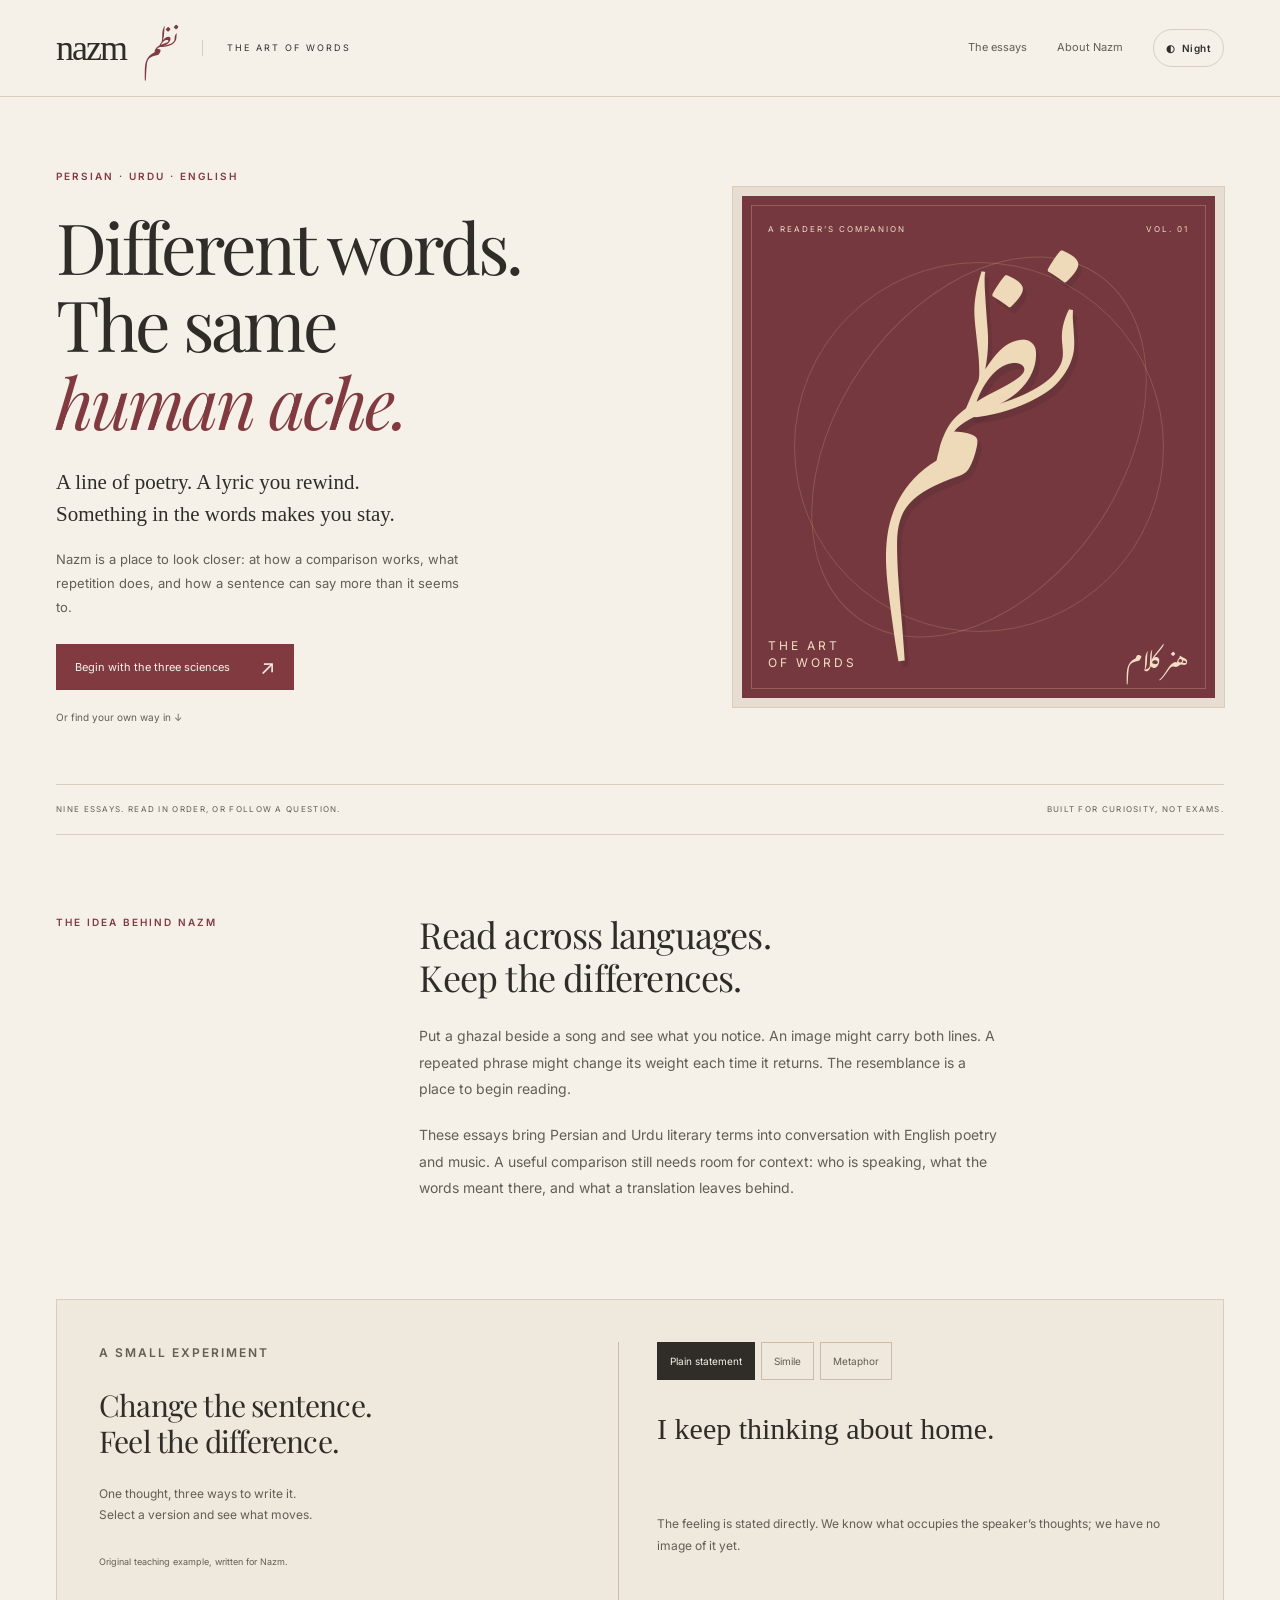
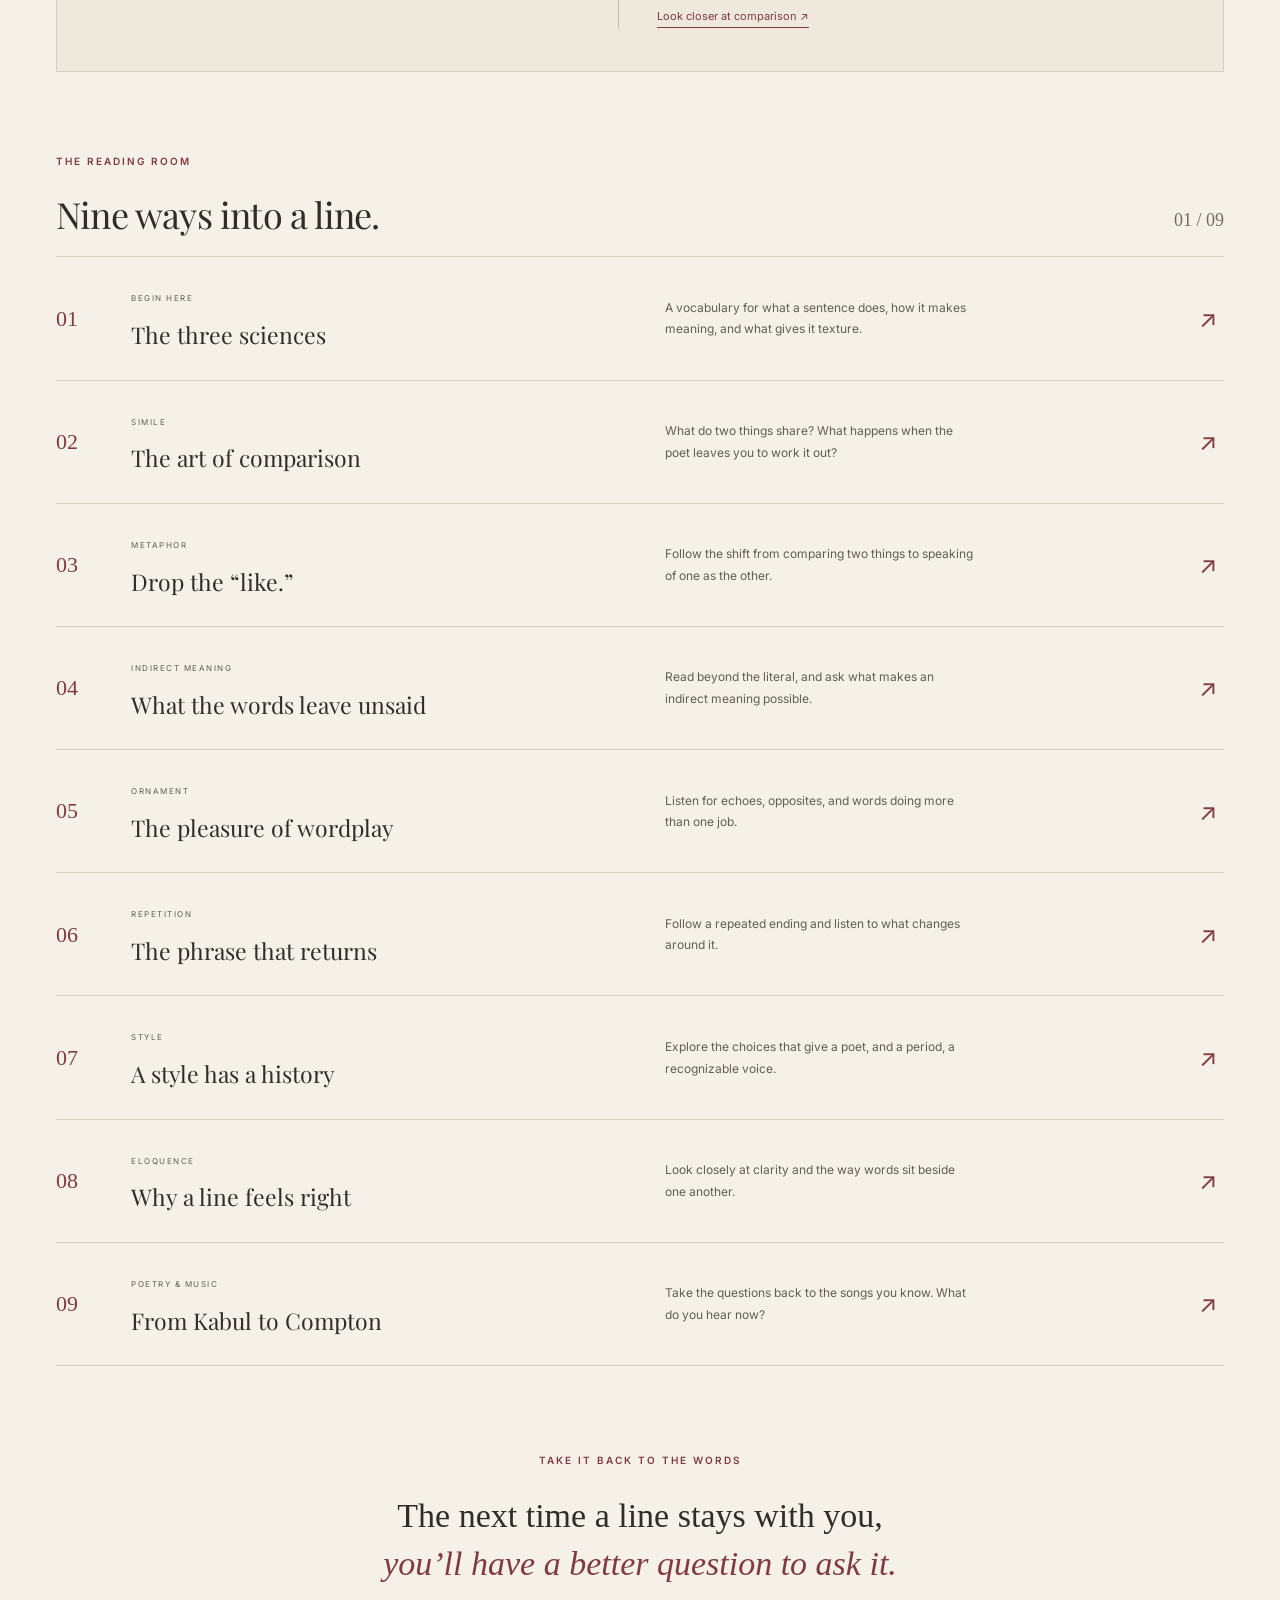
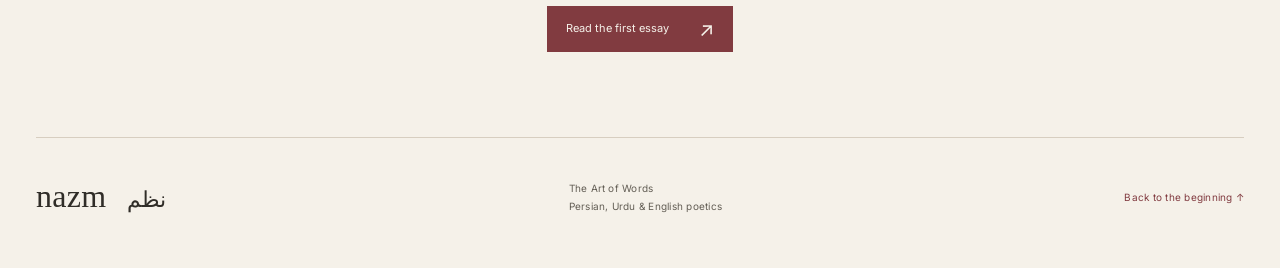
<file: index.html>
<!doctype html><html lang="en"><head><meta charset="utf-8"><meta name="viewport" content="width=device-width, initial-scale=1"><meta name="description" content="A reader’s companion to Persian, Urdu, and English poetics. Nine essays on how words make meaning, from the ghazal to the songs you know."><title>Nazm · The Art of Words</title><link rel="stylesheet" href="style.css"><link rel="stylesheet" href="editorial.css"></head><body class="home"><a class="skip-link" href="#main">Skip to content</a><div id="progress-bar"></div><nav aria-label="Main navigation"><div class="nav-inner"><a class="nav-brand" href="index.html">nazm<span lang="fa" dir="rtl">نظم</span></a><span class="nav-caption">THE ART OF WORDS</span><div class="nav-actions"><a href="index.html#chapters">The essays</a><a href="index.html#about">About Nazm</a><button class="dark-toggle" id="darkBtn" onclick="toggleDark()" aria-label="Switch color theme"><span class="icon" aria-hidden="true">◐</span> <span id="darkLabel">Night</span></button></div></div></nav><main id="main" class="journal">
<section class="cover"><div class="cover-copy"><p class="eyebrow">PERSIAN · URDU · ENGLISH</p><h1>Different words.<br>The same<br><em>human ache.</em></h1><p class="cover-intro">A line of poetry. A lyric you rewind.<br>Something in the words makes you stay.</p><p class="cover-description">Nazm is a place to look closer: at how a comparison works, what repetition does, and how a sentence can say more than it seems to.</p><a class="primary-link" href="articles/01-three-sciences.html">Begin with the three sciences <span>↗</span></a><a class="quiet-link" href="#chapters">Or find your own way in ↓</a></div><div class="cover-art" aria-label="Nazm, in Persian script"><div class="art-top">A READER’S COMPANION <span>VOL. 01</span></div><div class="orbit orbit-one"></div><div class="orbit orbit-two"></div><div class="art-word" lang="fa" dir="rtl">نظم</div><div class="art-bottom"><span>THE ART<br>OF WORDS</span><span lang="fa" dir="rtl">هنر کلام</span></div></div></section>
<div class="edition-line"><span>NINE ESSAYS. READ IN ORDER, OR FOLLOW A QUESTION.</span><span>BUILT FOR CURIOSITY, NOT EXAMS.</span></div>
<section class="reading-note" id="about"><p class="eyebrow">THE IDEA BEHIND NAZM</p><div><h2>Read across languages.<br>Keep the differences.</h2><p>Put a ghazal beside a song and see what you notice. An image might carry both lines. A repeated phrase might change its weight each time it returns. The resemblance is a place to begin reading.</p><p>These essays bring Persian and Urdu literary terms into conversation with English poetry and music. A useful comparison still needs room for context: who is speaking, what the words meant there, and what a translation leaves behind.</p></div></section>
<section class="workbench" aria-labelledby="workbench-title"><div><p class="eyebrow">A SMALL EXPERIMENT</p><h2 id="workbench-title">Change the sentence.<br>Feel the difference.</h2><p>One thought, three ways to write it.<br>Select a version and see what moves.</p><p class="example-credit">Original teaching example, written for Nazm.</p></div><div class="experiment"><div class="mode-buttons" role="group" aria-label="Choose a sentence version"><button data-mode="plain" aria-pressed="true">Plain statement</button><button data-mode="simile" aria-pressed="false">Simile</button><button data-mode="metaphor" aria-pressed="false">Metaphor</button></div><div aria-live="polite"><p class="sample-line" id="sample-line">I keep thinking about home.</p><p id="sample-note">The feeling is stated directly. We know what occupies the speaker’s thoughts; we have no image of it yet.</p></div><a class="text-link" href="articles/02-tashbih.html">Look closer at comparison ↗</a></div></section>
<section id="chapters" class="chapters"><div class="section-heading"><div><p class="eyebrow">THE READING ROOM</p><h2>Nine ways into a line.</h2></div><span class="chapter-count">01 / 09</span></div><div class="chapter-list"><a class="chapter-row" href="articles/01-three-sciences.html"><span class="chapter-no">01</span><div><span class="chapter-topic">Begin here</span><h3>The three sciences</h3></div><p>A vocabulary for what a sentence does, how it makes meaning, and what gives it texture.</p><span class="chapter-arrow" aria-hidden="true">↗</span></a><a class="chapter-row" href="articles/02-tashbih.html"><span class="chapter-no">02</span><div><span class="chapter-topic">Simile</span><h3>The art of comparison</h3></div><p>What do two things share? What happens when the poet leaves you to work it out?</p><span class="chapter-arrow" aria-hidden="true">↗</span></a><a class="chapter-row" href="articles/03-istiaara.html"><span class="chapter-no">03</span><div><span class="chapter-topic">Metaphor</span><h3>Drop the “like.”</h3></div><p>Follow the shift from comparing two things to speaking of one as the other.</p><span class="chapter-arrow" aria-hidden="true">↗</span></a><a class="chapter-row" href="articles/04-majaz-kinaya.html"><span class="chapter-no">04</span><div><span class="chapter-topic">Indirect meaning</span><h3>What the words leave unsaid</h3></div><p>Read beyond the literal, and ask what makes an indirect meaning possible.</p><span class="chapter-arrow" aria-hidden="true">↗</span></a><a class="chapter-row" href="articles/05-badi.html"><span class="chapter-no">05</span><div><span class="chapter-topic">Ornament</span><h3>The pleasure of wordplay</h3></div><p>Listen for echoes, opposites, and words doing more than one job.</p><span class="chapter-arrow" aria-hidden="true">↗</span></a><a class="chapter-row" href="articles/06-radif.html"><span class="chapter-no">06</span><div><span class="chapter-topic">Repetition</span><h3>The phrase that returns</h3></div><p>Follow a repeated ending and listen to what changes around it.</p><span class="chapter-arrow" aria-hidden="true">↗</span></a><a class="chapter-row" href="articles/07-sabk.html"><span class="chapter-no">07</span><div><span class="chapter-topic">Style</span><h3>A style has a history</h3></div><p>Explore the choices that give a poet, and a period, a recognizable voice.</p><span class="chapter-arrow" aria-hidden="true">↗</span></a><a class="chapter-row" href="articles/08-fasahat.html"><span class="chapter-no">08</span><div><span class="chapter-topic">Eloquence</span><h3>Why a line feels right</h3></div><p>Look closely at clarity and the way words sit beside one another.</p><span class="chapter-arrow" aria-hidden="true">↗</span></a><a class="chapter-row" href="articles/09-living-tradition.html"><span class="chapter-no">09</span><div><span class="chapter-topic">Poetry & music</span><h3>From Kabul to Compton</h3></div><p>Take the questions back to the songs you know. What do you hear now?</p><span class="chapter-arrow" aria-hidden="true">↗</span></a></div></section><section class="closing"><p class="eyebrow">TAKE IT BACK TO THE WORDS</p><p>The next time a line stays with you,<br><em>you’ll have a better question to ask it.</em></p><a class="primary-link" href="articles/01-three-sciences.html">Read the first essay <span>↗</span></a></section></main><footer><a class="footer-brand" href="index.html">nazm <span lang="fa">نظم</span></a><p>The Art of Words<br>Persian, Urdu & English poetics</p><a href="#main">Back to the beginning ↑</a></footer><script src="anim.js"></script></body></html>
</file>
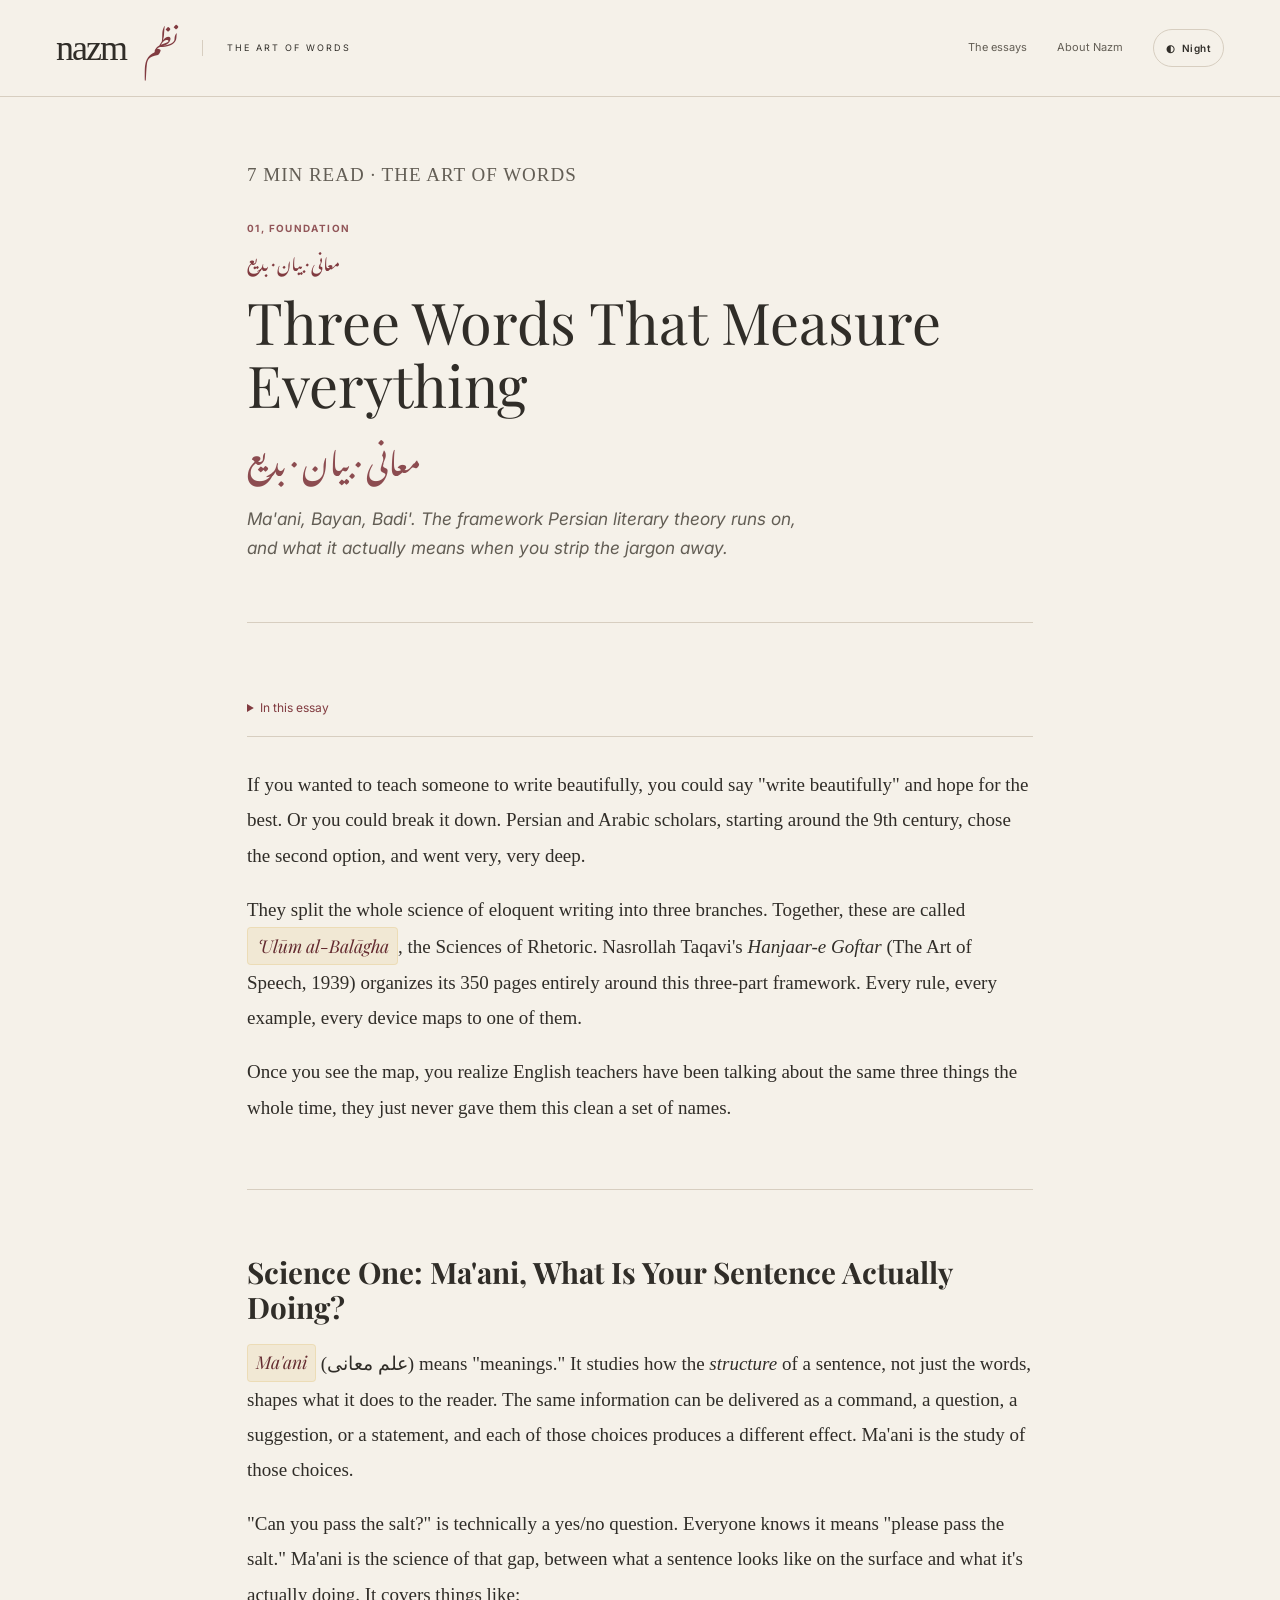
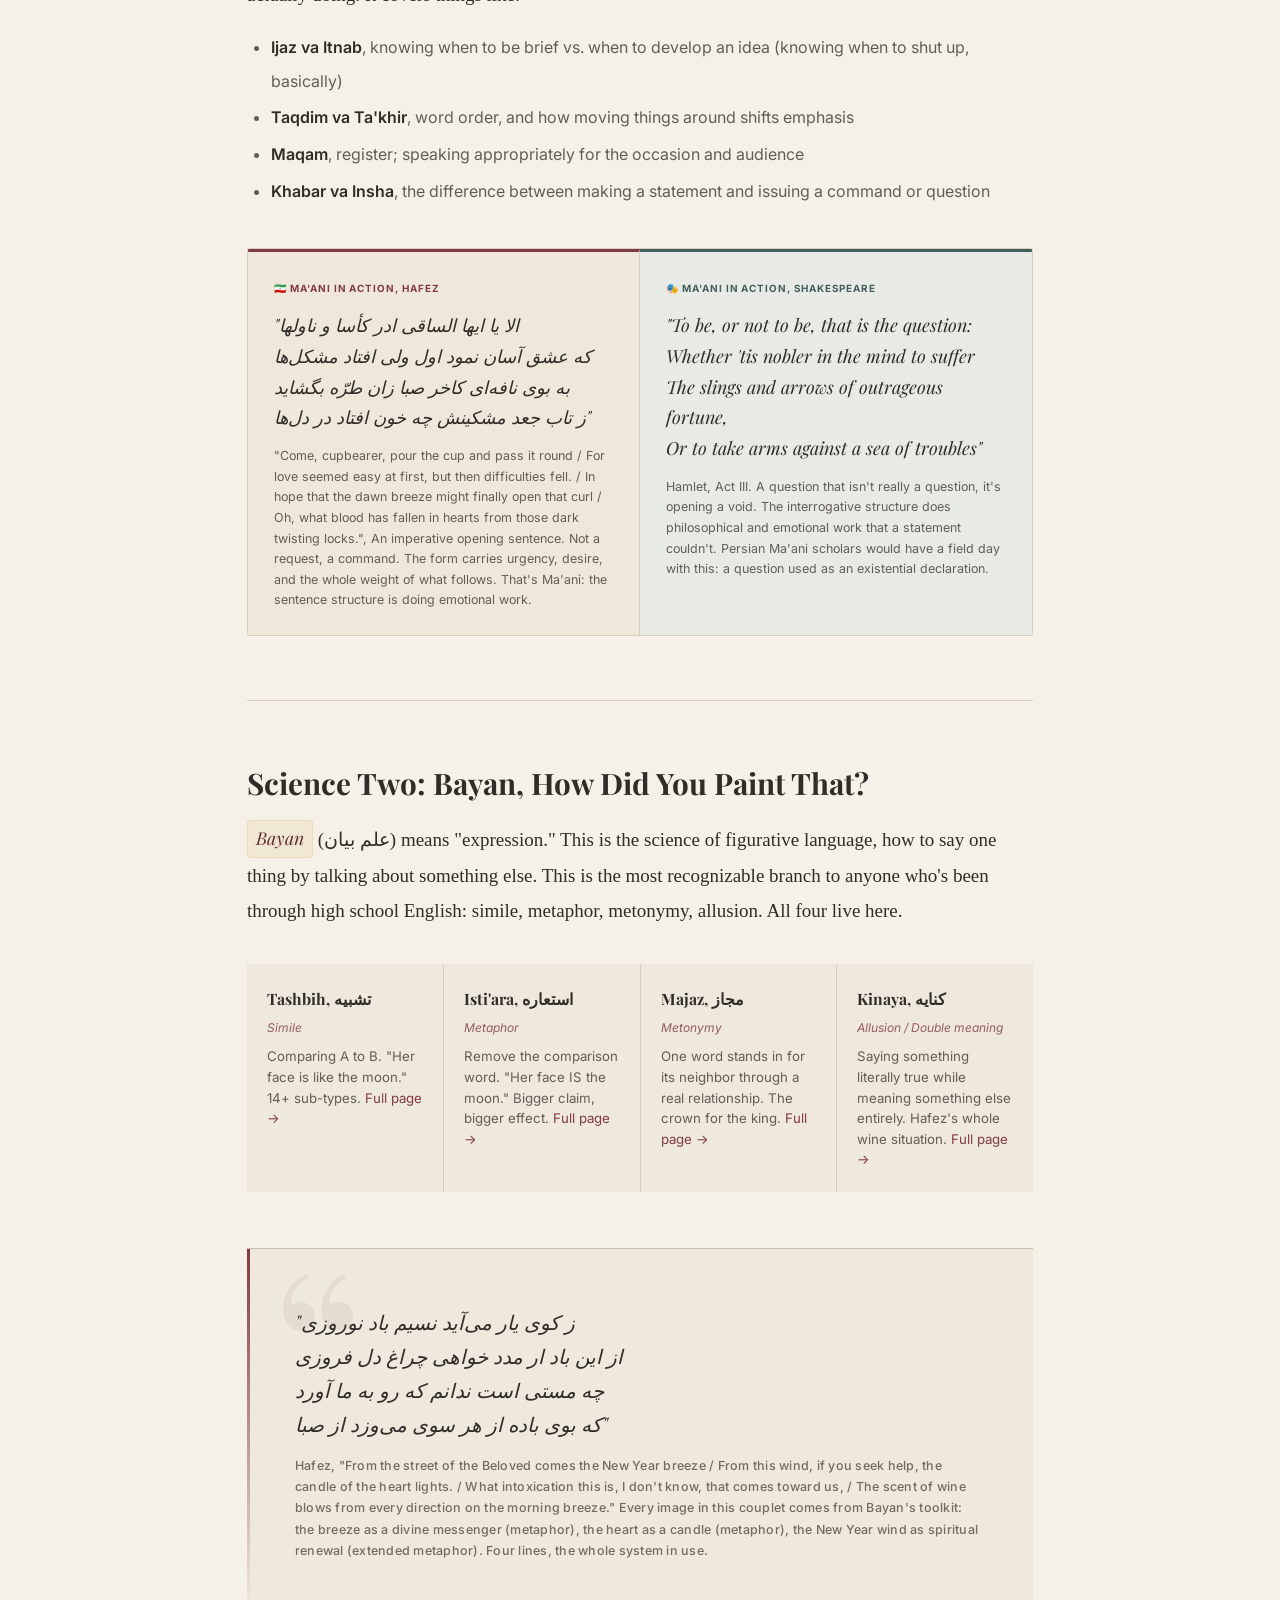
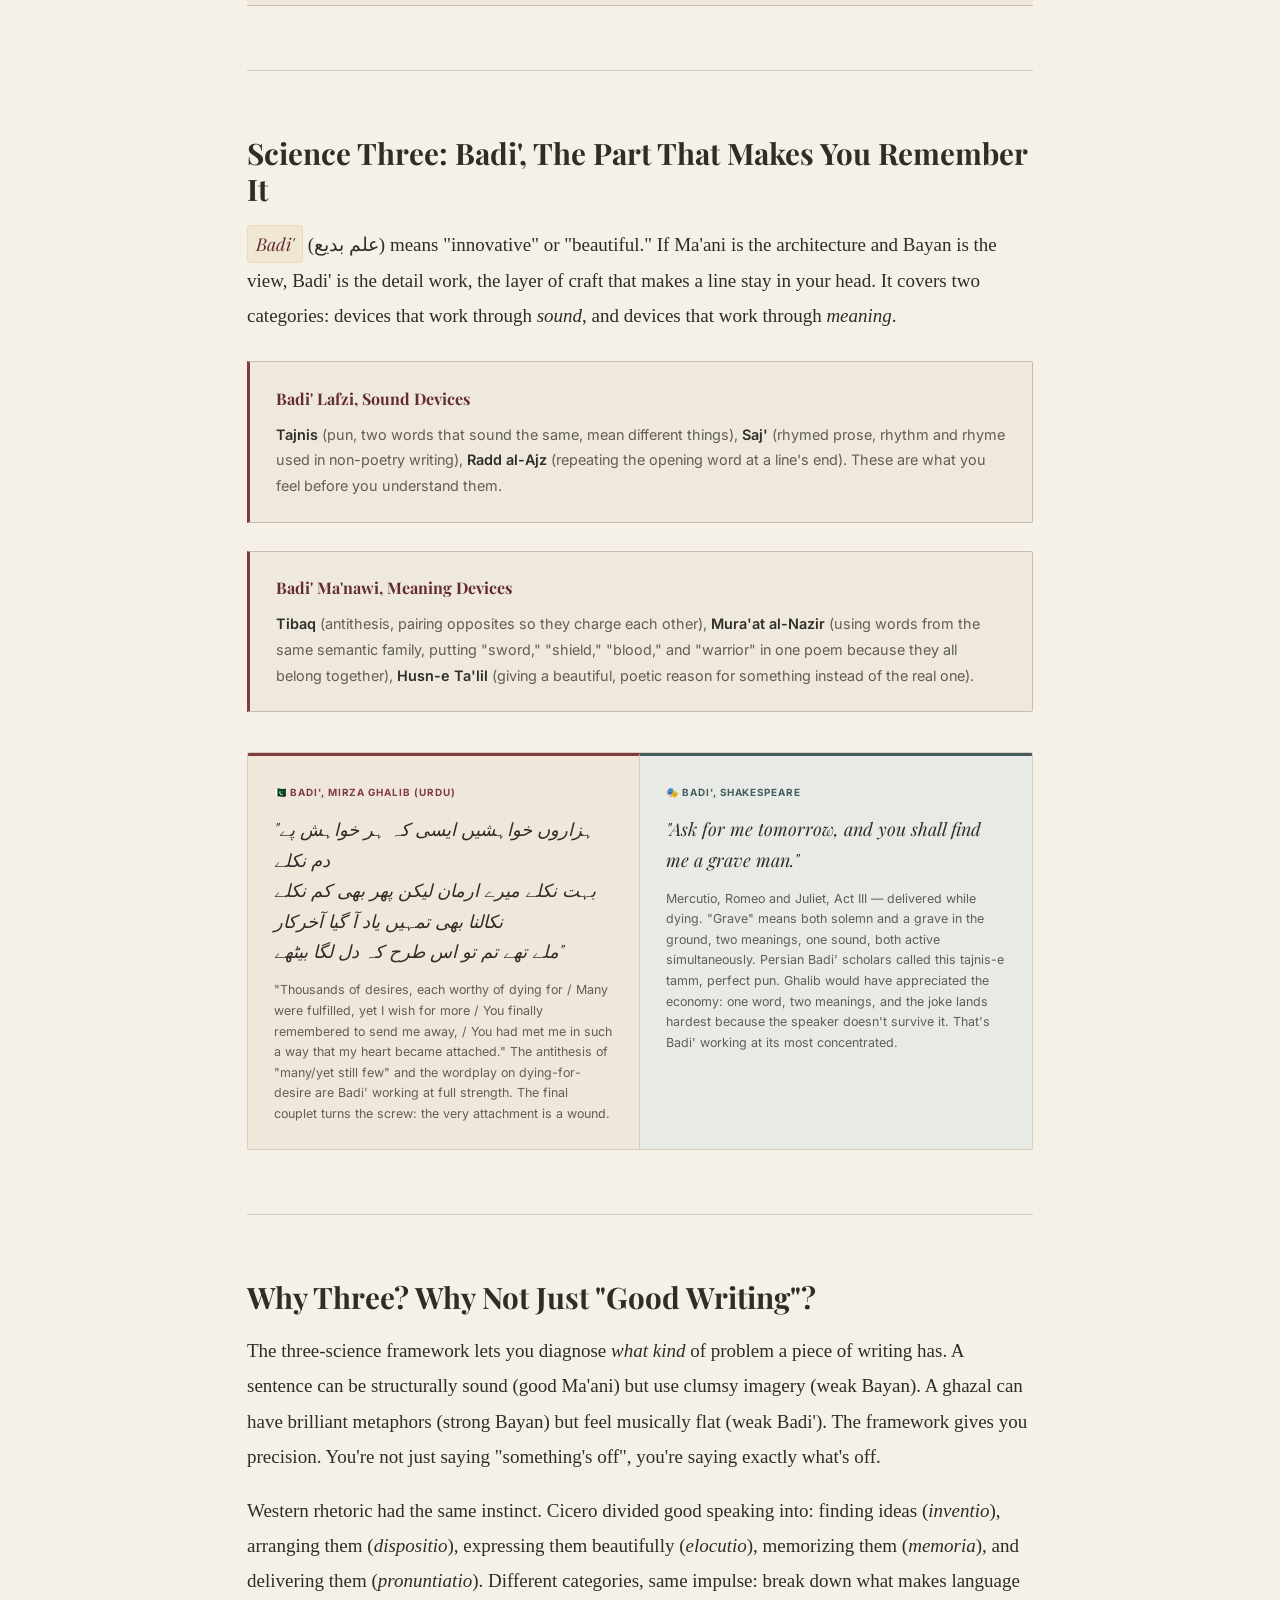
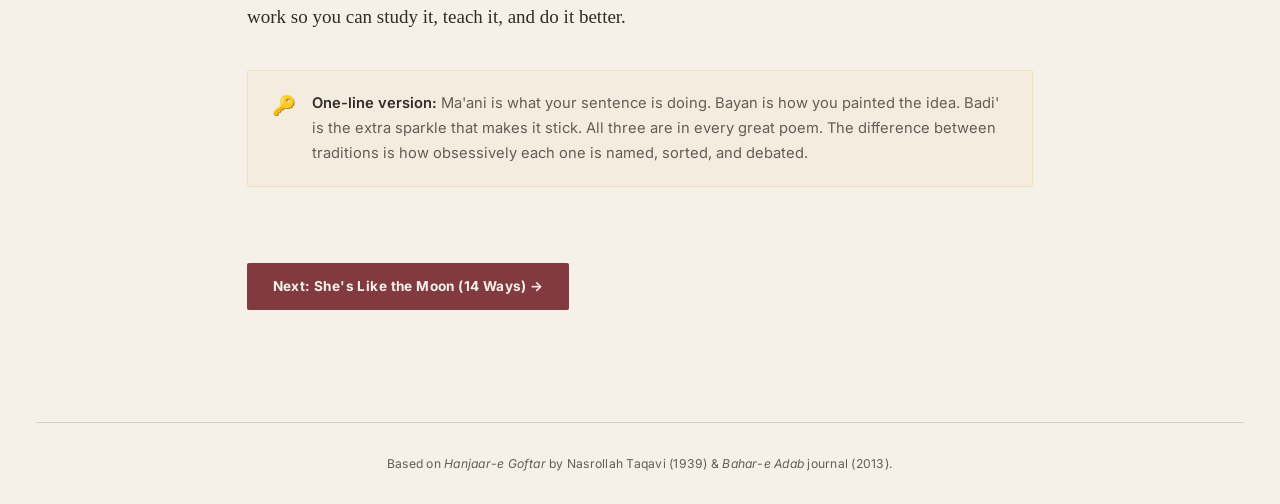
<file: articles/01-three-sciences.html>
<!DOCTYPE html>
<html lang="en">
<head>
  <meta charset="UTF-8" />
  <meta name="viewport" content="width=device-width, initial-scale=1.0" />
  <title>Three Words That Measure Everything, The Art of Words</title>
  <link rel="stylesheet" href="../style.css?v=2" />
<link rel="stylesheet" href="../editorial.css"></head>
<body class="essay"><a class="skip-link" href="#main">Skip to content</a>
<div id="progress-bar"></div>
<nav aria-label="Main navigation"><div class="nav-inner"><a class="nav-brand" href="../index.html">nazm<span lang="fa" dir="rtl">نظم</span></a><span class="nav-caption">THE ART OF WORDS</span><div class="nav-actions"><a href="../index.html#chapters">The essays</a><a href="../index.html#about">About Nazm</a><button class="dark-toggle" id="darkBtn" onclick="toggleDark()" aria-label="Switch color theme"><span class="icon" aria-hidden="true">◐</span> <span id="darkLabel">Night</span></button></div></div></nav>


<main class="page-wrapper" id="main">
  <div class="page-header">
    <div class="page-tag">01, Foundation</div>
  <span class="page-tag-farsi" lang="fa">معانی · بیان · بدیع</span>
    <h1>Three Words That Measure Everything<br><span class='farsi-title'>معانی · بیان · بدیع</span></h1>
    <p class="subtitle">Ma'ani, Bayan, Badi'. The framework Persian literary theory runs on, and what it actually means when you strip the jargon away.</p>
  </div>

  <p>If you wanted to teach someone to write beautifully, you could say "write beautifully" and hope for the best. Or you could break it down. Persian and Arabic scholars, starting around the 9th century, chose the second option, and went very, very deep.</p>

  <p>They split the whole science of eloquent writing into three branches. Together, these are called <span class="term">ʿUlūm al-Balāgha</span>, the Sciences of Rhetoric. Nasrollah Taqavi's <em>Hanjaar-e Goftar</em> (The Art of Speech, 1939) organizes its 350 pages entirely around this three-part framework. Every rule, every example, every device maps to one of them.</p>

  <p>Once you see the map, you realize English teachers have been talking about the same three things the whole time, they just never gave them this clean a set of names.</p>

  <hr class="divider" />

  <h2>Science One: Ma'ani, What Is Your Sentence Actually Doing?</h2>

  <p><span class="term">Ma'ani</span> (علم معانی) means "meanings." It studies how the <em>structure</em> of a sentence, not just the words, shapes what it does to the reader. The same information can be delivered as a command, a question, a suggestion, or a statement, and each of those choices produces a different effect. Ma'ani is the study of those choices.</p>

  <p>"Can you pass the salt?" is technically a yes/no question. Everyone knows it means "please pass the salt." Ma'ani is the science of that gap, between what a sentence looks like on the surface and what it's actually doing. It covers things like:</p>

  <ul class="body-list">
    <li><strong>Ijaz va Itnab</strong>, knowing when to be brief vs. when to develop an idea (knowing when to shut up, basically)</li>
    <li><strong>Taqdim va Ta'khir</strong>, word order, and how moving things around shifts emphasis</li>
    <li><strong>Maqam</strong>, register; speaking appropriately for the occasion and audience</li>
    <li><strong>Khabar va Insha</strong>, the difference between making a statement and issuing a command or question</li>
  </ul>

  <div class="compare-grid">
    <div class="compare-card east">
      <div class="compare-label">🇮🇷 Ma'ani in action, Hafez</div>
      <blockquote>"الا یا ایها الساقی ادر کأسا و ناولها<br>که عشق آسان نمود اول ولی افتاد مشکل‌ها<br>به بوی نافه‌ای کاخر صبا زان طرّه بگشاید<br>ز تاب جعد مشکینش چه خون افتاد در دل‌ها"</blockquote>
      <div class="source">"Come, cupbearer, pour the cup and pass it round / For love seemed easy at first, but then difficulties fell. / In hope that the dawn breeze might finally open that curl / Oh, what blood has fallen in hearts from those dark twisting locks.", An imperative opening sentence. Not a request, a command. The form carries urgency, desire, and the whole weight of what follows. That's Ma'ani: the sentence structure is doing emotional work.</div>
    </div>
    <div class="compare-card west">
      <div class="compare-label">🎭 Ma'ani in action, Shakespeare</div>
      <blockquote>"To be, or not to be, that is the question:<br>Whether 'tis nobler in the mind to suffer<br>The slings and arrows of outrageous fortune,<br>Or to take arms against a sea of troubles"</blockquote>
      <div class="source">Hamlet, Act III. A question that isn't really a question, it's opening a void. The interrogative structure does philosophical and emotional work that a statement couldn't. Persian Ma'ani scholars would have a field day with this: a question used as an existential declaration.</div>
    </div>
  </div>

  <hr class="divider" />

  <h2>Science Two: Bayan, How Did You Paint That?</h2>

  <p><span class="term">Bayan</span> (علم بیان) means "expression." This is the science of figurative language, how to say one thing by talking about something else. This is the most recognizable branch to anyone who's been through high school English: simile, metaphor, metonymy, allusion. All four live here.</p>

  <div class="type-grid">
    <div class="type-card">
      <h4>Tashbih, تشبیه</h4>
      <span class="type-arabic">Simile</span>
      <p>Comparing A to B. "Her face is like the moon." 14+ sub-types. <a href="02-tashbih.html">Full page →</a></p>
    </div>
    <div class="type-card">
      <h4>Isti'ara, استعاره</h4>
      <span class="type-arabic">Metaphor</span>
      <p>Remove the comparison word. "Her face IS the moon." Bigger claim, bigger effect. <a href="03-istiaara.html">Full page →</a></p>
    </div>
    <div class="type-card">
      <h4>Majaz, مجاز</h4>
      <span class="type-arabic">Metonymy</span>
      <p>One word stands in for its neighbor through a real relationship. The crown for the king. <a href="04-majaz-kinaya.html">Full page →</a></p>
    </div>
    <div class="type-card">
      <h4>Kinaya, کنایه</h4>
      <span class="type-arabic">Allusion / Double meaning</span>
      <p>Saying something literally true while meaning something else entirely. Hafez's whole wine situation. <a href="04-majaz-kinaya.html">Full page →</a></p>
    </div>
  </div>

  <div class="pull-quote">
    <p>"ز کوی یار می‌آید نسیم باد نوروزی<br>از این باد ار مدد خواهی چراغ دل فروزی<br>چه مستی است ندانم که رو به ما آورد<br>که بوی باده از هر سوی می‌وزد از صبا"</p>
    <p class="attribution">Hafez, "From the street of the Beloved comes the New Year breeze / From this wind, if you seek help, the candle of the heart lights. / What intoxication this is, I don't know, that comes toward us, / The scent of wine blows from every direction on the morning breeze." Every image in this couplet comes from Bayan's toolkit: the breeze as a divine messenger (metaphor), the heart as a candle (metaphor), the New Year wind as spiritual renewal (extended metaphor). Four lines, the whole system in use.</p>
  </div>

  <hr class="divider" />

  <h2>Science Three: Badi', The Part That Makes You Remember It</h2>

  <p><span class="term">Badi'</span> (علم بدیع) means "innovative" or "beautiful." If Ma'ani is the architecture and Bayan is the view, Badi' is the detail work, the layer of craft that makes a line stay in your head. It covers two categories: devices that work through <em>sound</em>, and devices that work through <em>meaning</em>.</p>

  <div class="info-box">
    <h4>Badi' Lafzi, Sound Devices</h4>
    <p><strong>Tajnis</strong> (pun, two words that sound the same, mean different things), <strong>Saj'</strong> (rhymed prose, rhythm and rhyme used in non-poetry writing), <strong>Radd al-Ajz</strong> (repeating the opening word at a line's end). These are what you feel before you understand them.</p>
  </div>
  <div class="info-box">
    <h4>Badi' Ma'nawi, Meaning Devices</h4>
    <p><strong>Tibaq</strong> (antithesis, pairing opposites so they charge each other), <strong>Mura'at al-Nazir</strong> (using words from the same semantic family, putting "sword," "shield," "blood," and "warrior" in one poem because they all belong together), <strong>Husn-e Ta'lil</strong> (giving a beautiful, poetic reason for something instead of the real one).</p>
  </div>

  <div class="compare-grid">
    <div class="compare-card east">
      <div class="compare-label">🇵🇰 Badi', Mirza Ghalib (Urdu)</div>
      <blockquote>"ہزاروں خواہشیں ایسی کہ ہر خواہش پے دم نکلے<br>بہت نکلے میرے ارمان لیکن پھر بھی کم نکلے<br>نکالنا بھی تمہیں یاد آ گیا آخرکار<br>ملے تھے تم تو اس طرح کہ دل لگا بیٹھے"</blockquote>
      <div class="source">"Thousands of desires, each worthy of dying for / Many were fulfilled, yet I wish for more / You finally remembered to send me away, / You had met me in such a way that my heart became attached." The antithesis of "many/yet still few" and the wordplay on dying-for-desire are Badi' working at full strength. The final couplet turns the screw: the very attachment is a wound.</div>
    </div>
    <div class="compare-card west">
      <div class="compare-label">🎭 Badi', Shakespeare</div>
      <blockquote>"Ask for me tomorrow, and you shall find me a grave man."</blockquote>
      <div class="source">Mercutio, Romeo and Juliet, Act III — delivered while dying. "Grave" means both solemn and a grave in the ground, two meanings, one sound, both active simultaneously. Persian Badi' scholars called this tajnis-e tamm, perfect pun. Ghalib would have appreciated the economy: one word, two meanings, and the joke lands hardest because the speaker doesn't survive it. That's Badi' working at its most concentrated.</div>
    </div>
  </div>

  <hr class="divider" />

  <h2>Why Three? Why Not Just "Good Writing"?</h2>

  <p>The three-science framework lets you diagnose <em>what kind</em> of problem a piece of writing has. A sentence can be structurally sound (good Ma'ani) but use clumsy imagery (weak Bayan). A ghazal can have brilliant metaphors (strong Bayan) but feel musically flat (weak Badi'). The framework gives you precision. You're not just saying "something's off", you're saying exactly what's off.</p>

  <p>Western rhetoric had the same instinct. Cicero divided good speaking into: finding ideas (<em>inventio</em>), arranging them (<em>dispositio</em>), expressing them beautifully (<em>elocutio</em>), memorizing them (<em>memoria</em>), and delivering them (<em>pronuntiatio</em>). Different categories, same impulse: break down what makes language work so you can study it, teach it, and do it better.</p>

  <div class="callout">
    <span class="callout-icon">🔑</span>
    <p><strong>One-line version:</strong> Ma'ani is what your sentence is doing. Bayan is how you painted the idea. Badi' is the extra sparkle that makes it stick. All three are in every great poem. The difference between traditions is how obsessively each one is named, sorted, and debated.</p>
  </div>

  <a href="02-tashbih.html" class="btn">Next: She's Like the Moon (14 Ways) →</a>
</main>

<footer>Based on <em>Hanjaar-e Goftar</em> by Nasrollah Taqavi (1939) &amp; <em>Bahar-e Adab</em> journal (2013).</footer>
<script src="../anim.js"></script>
</body>
</html>
</file>
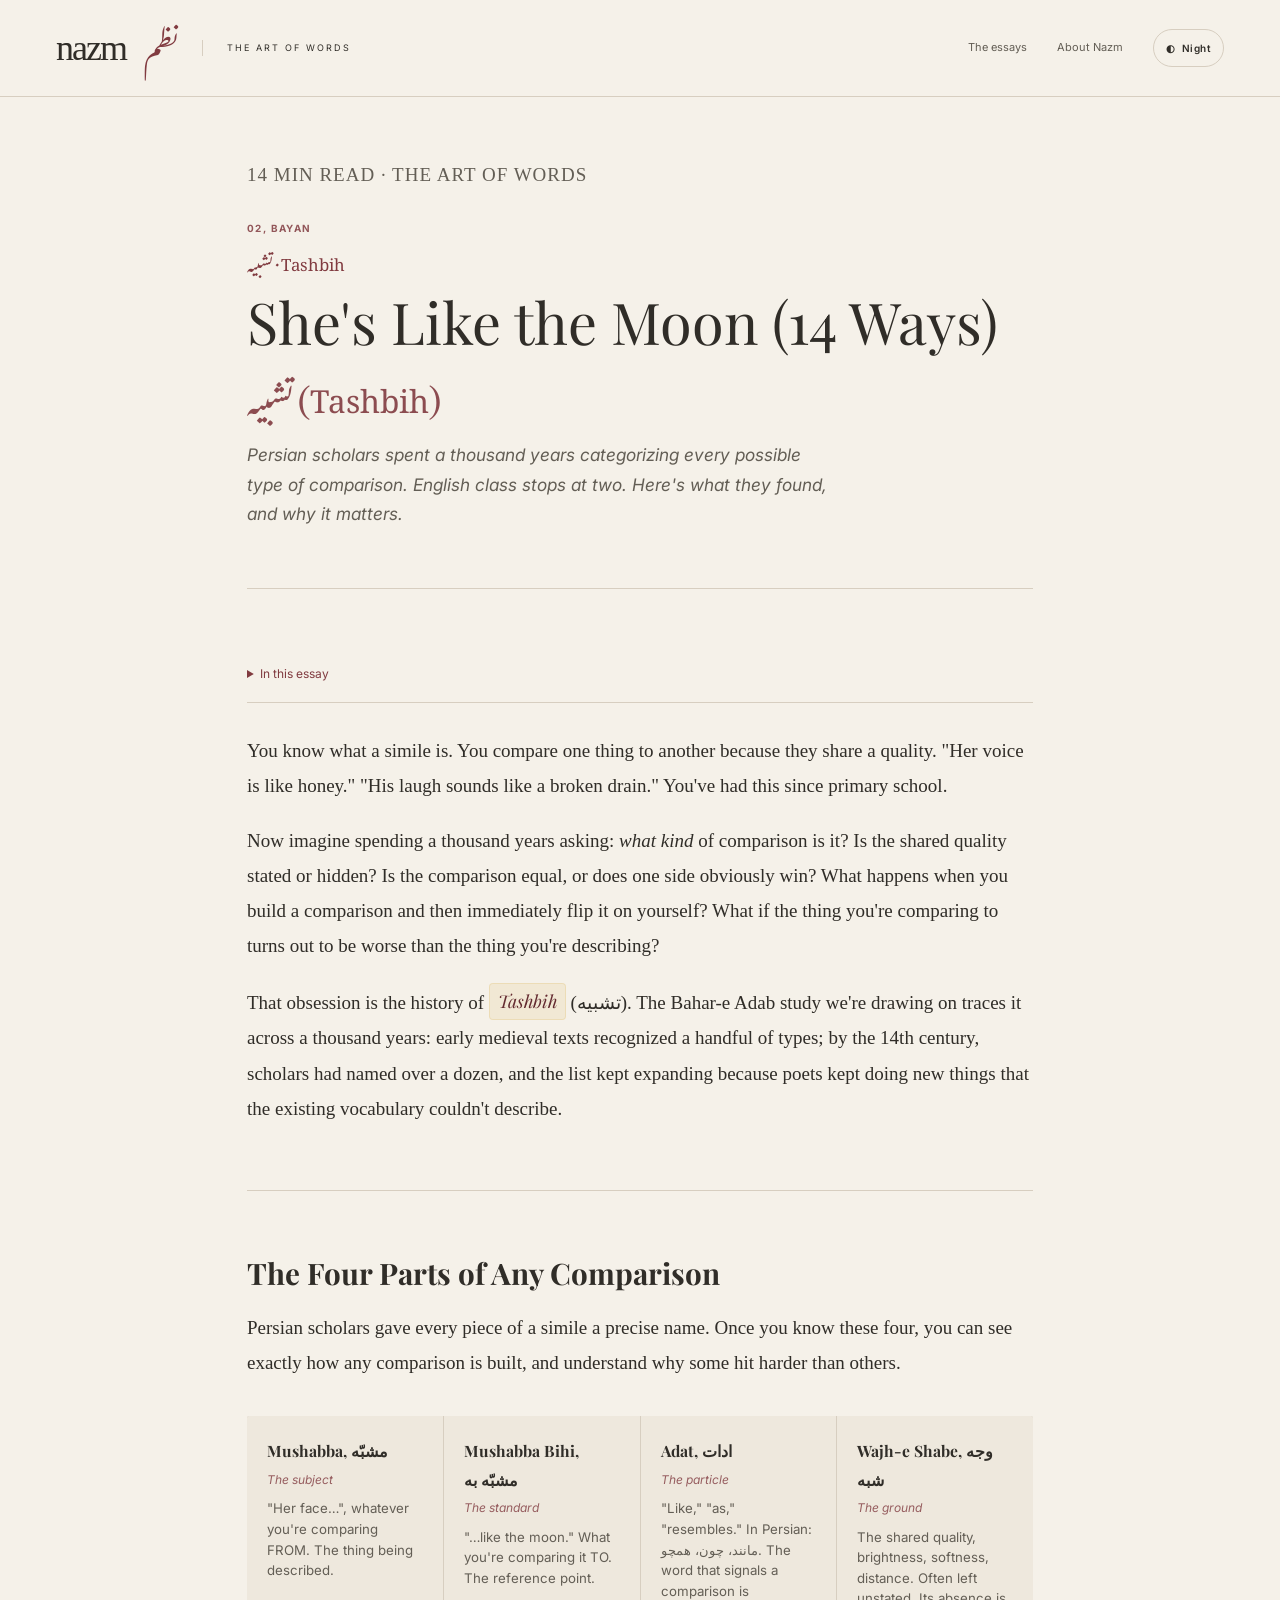
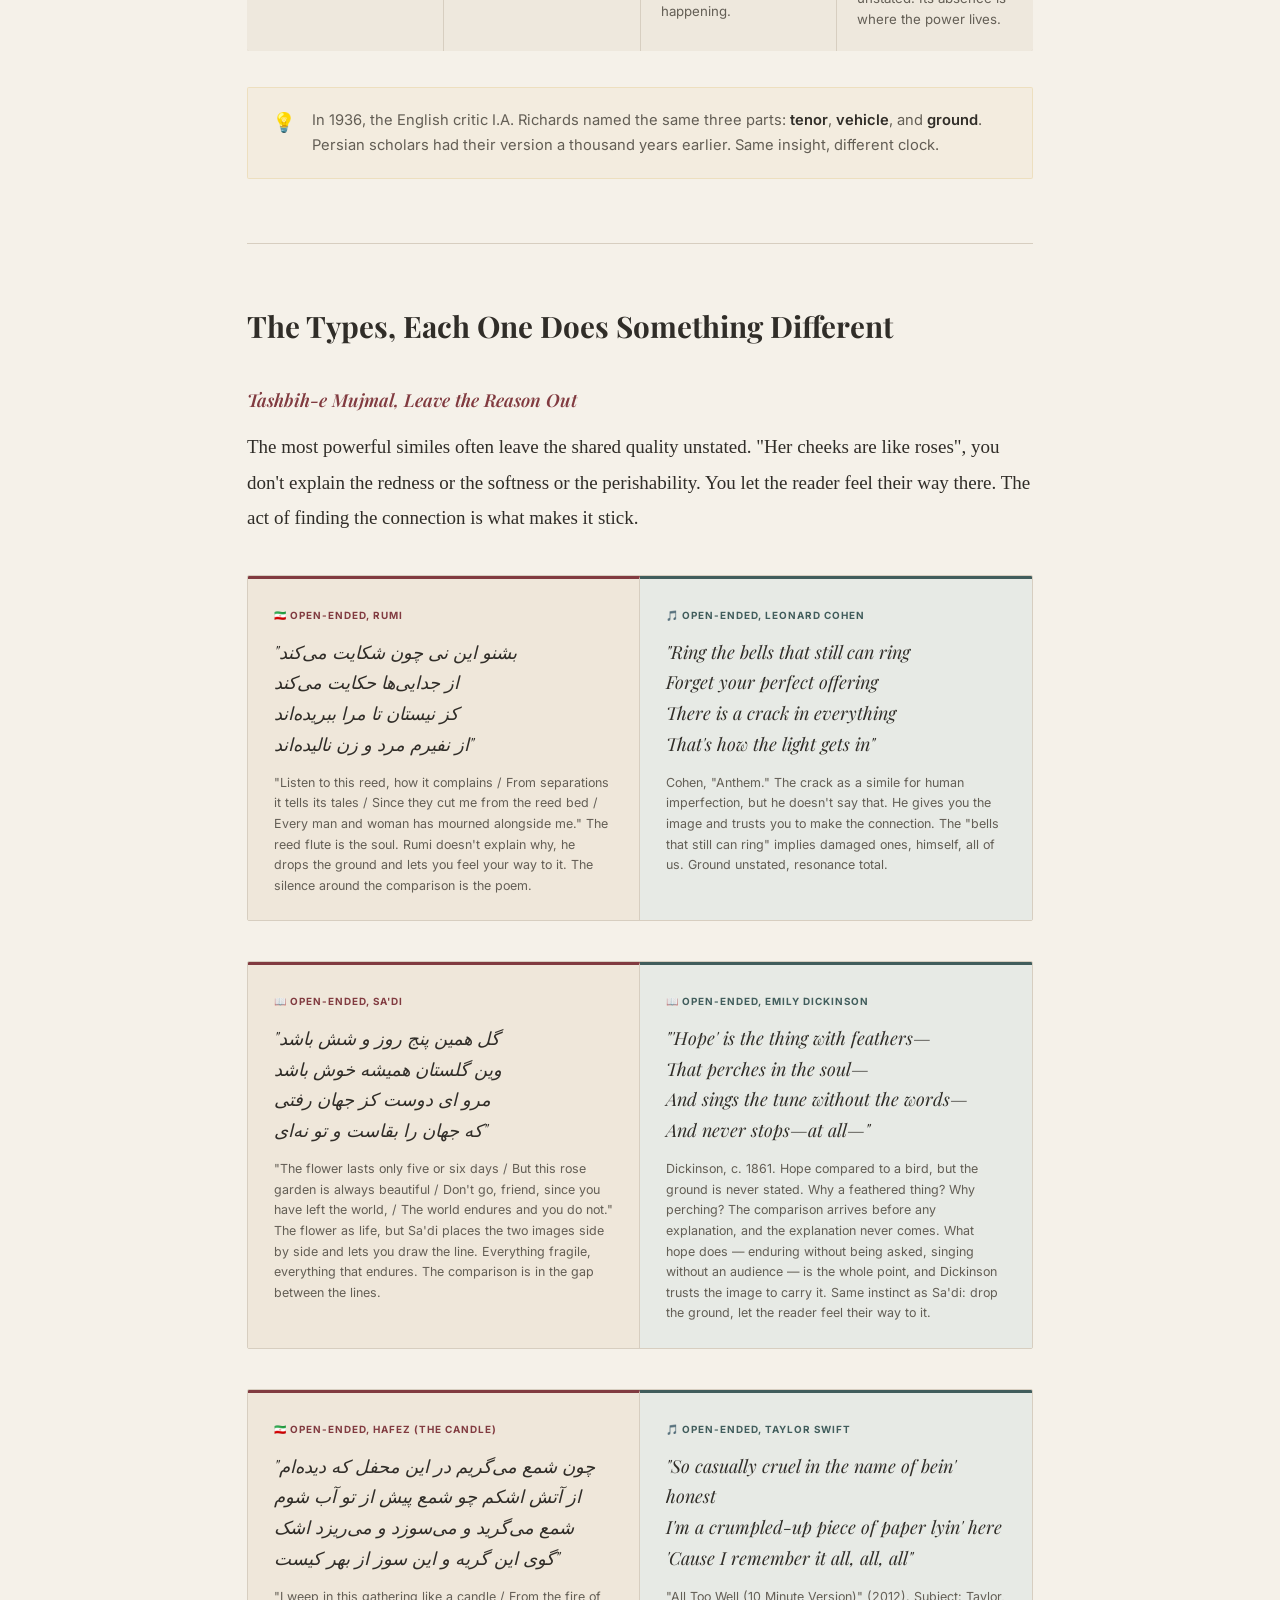
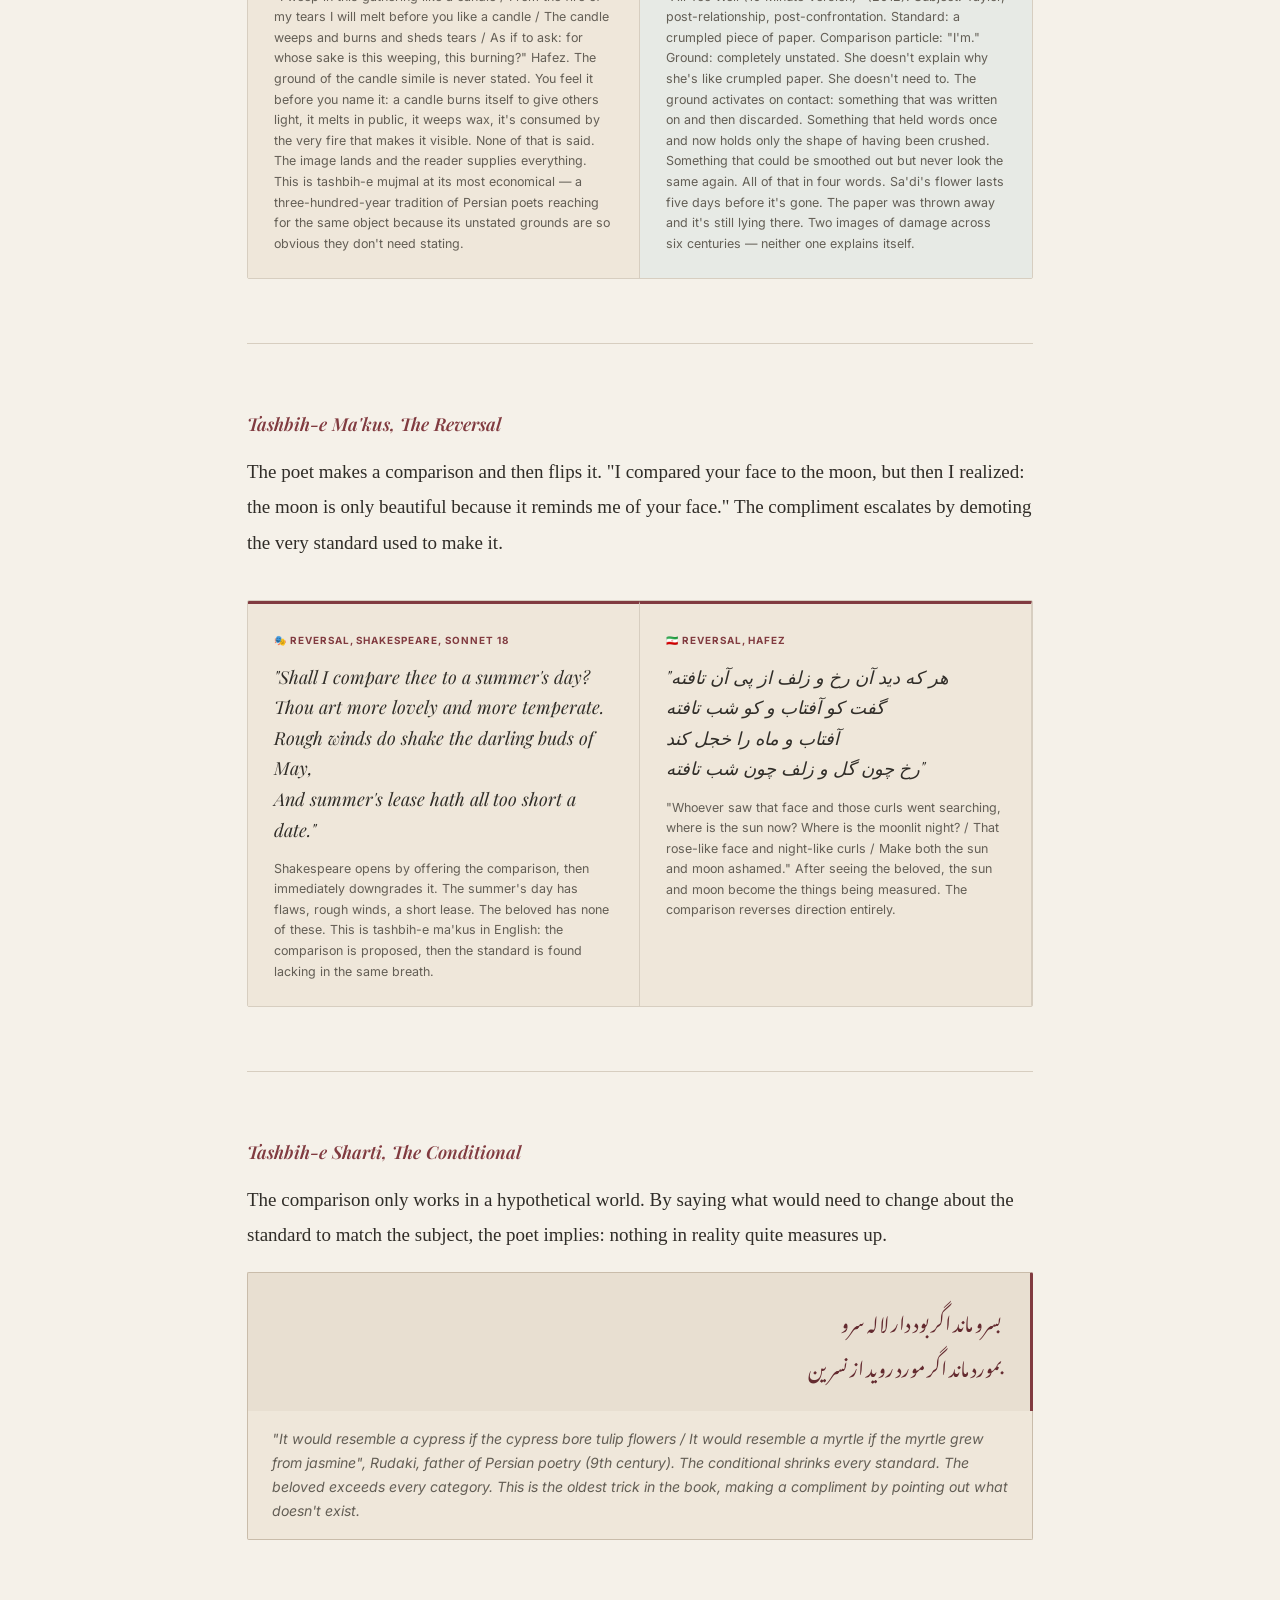
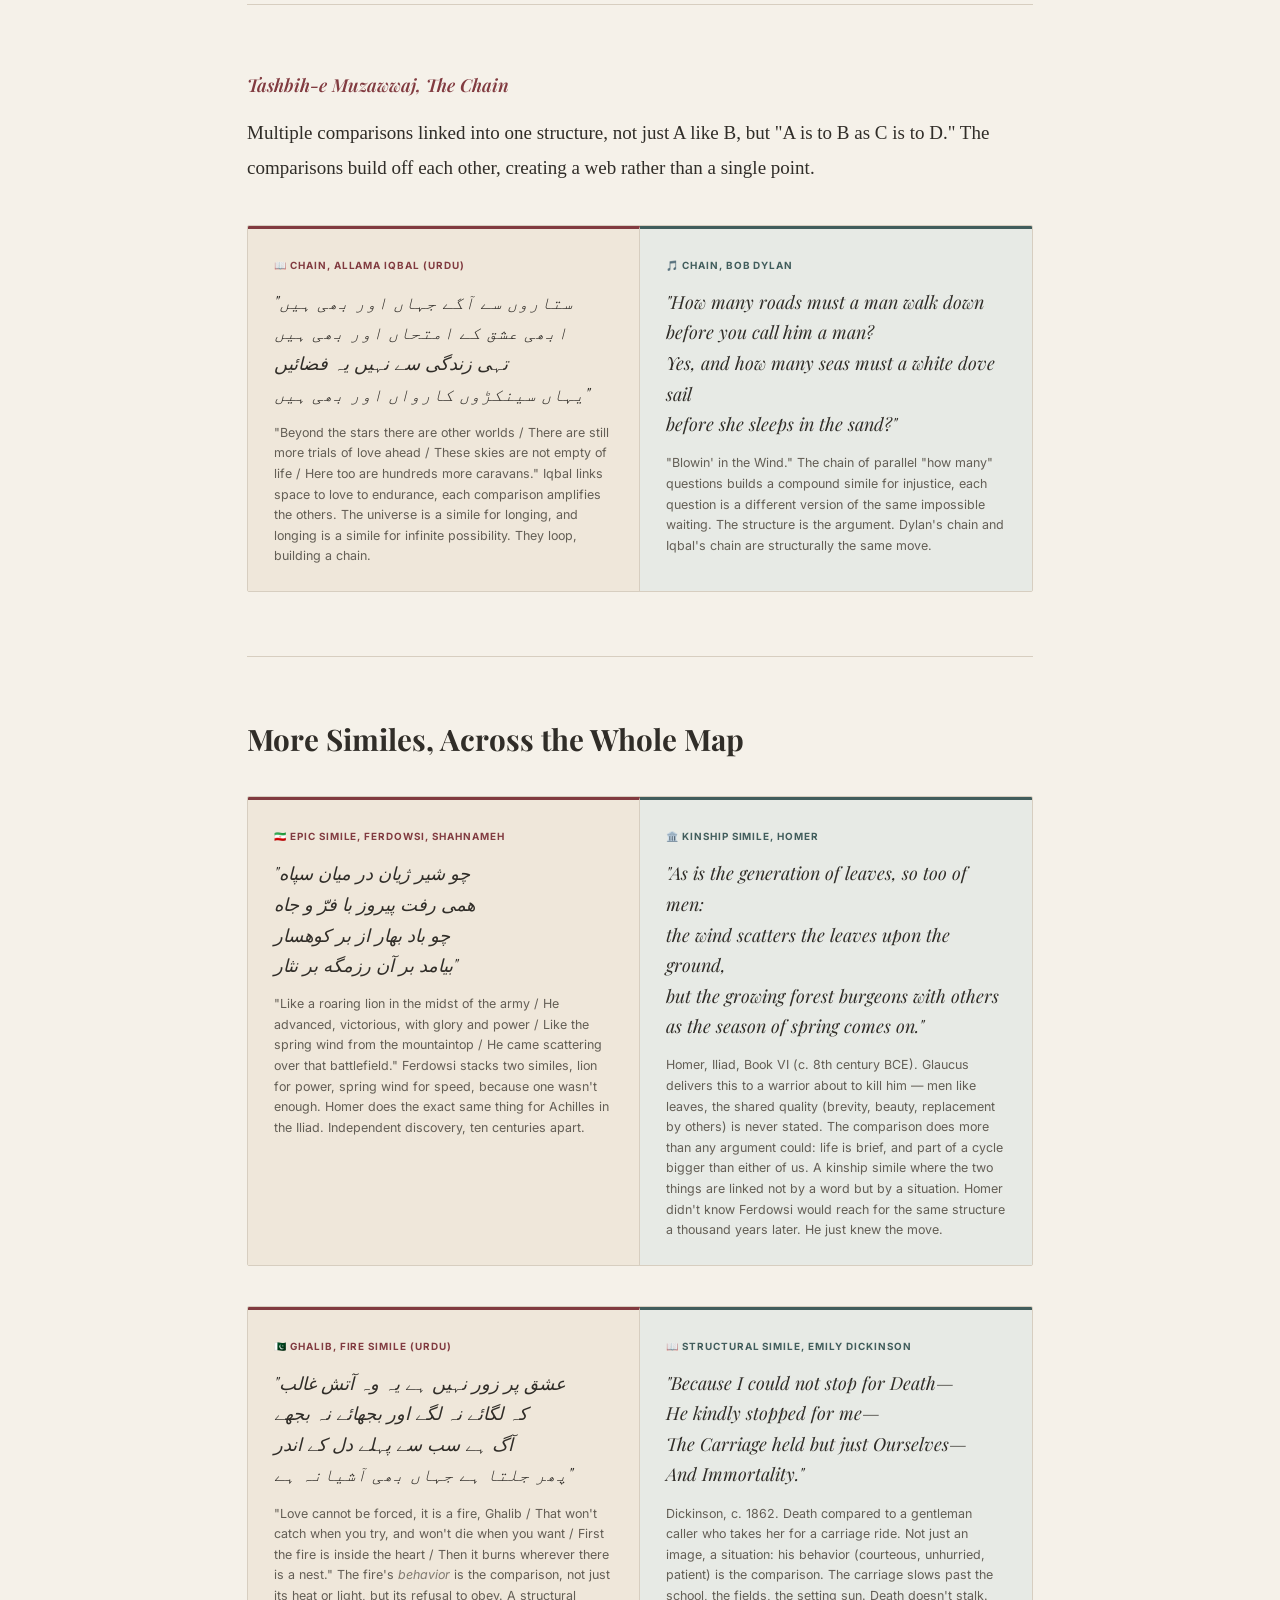
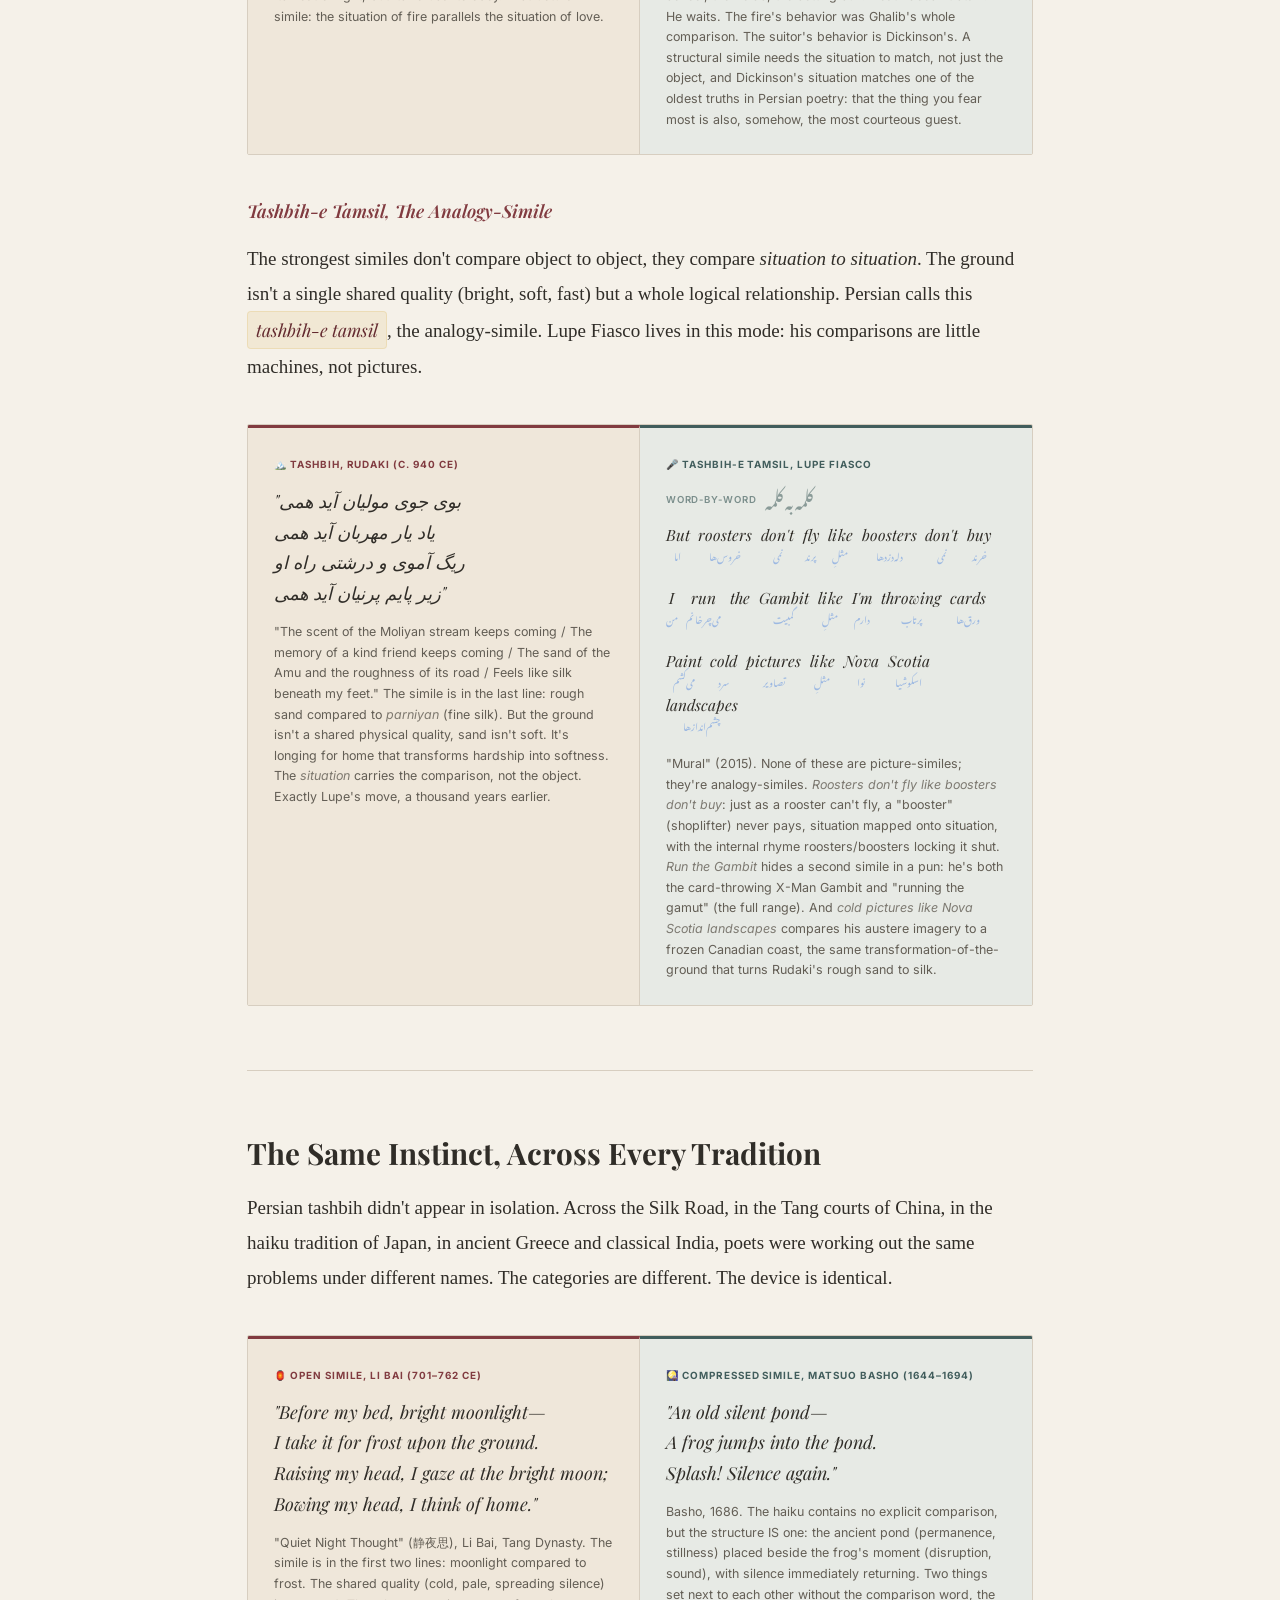
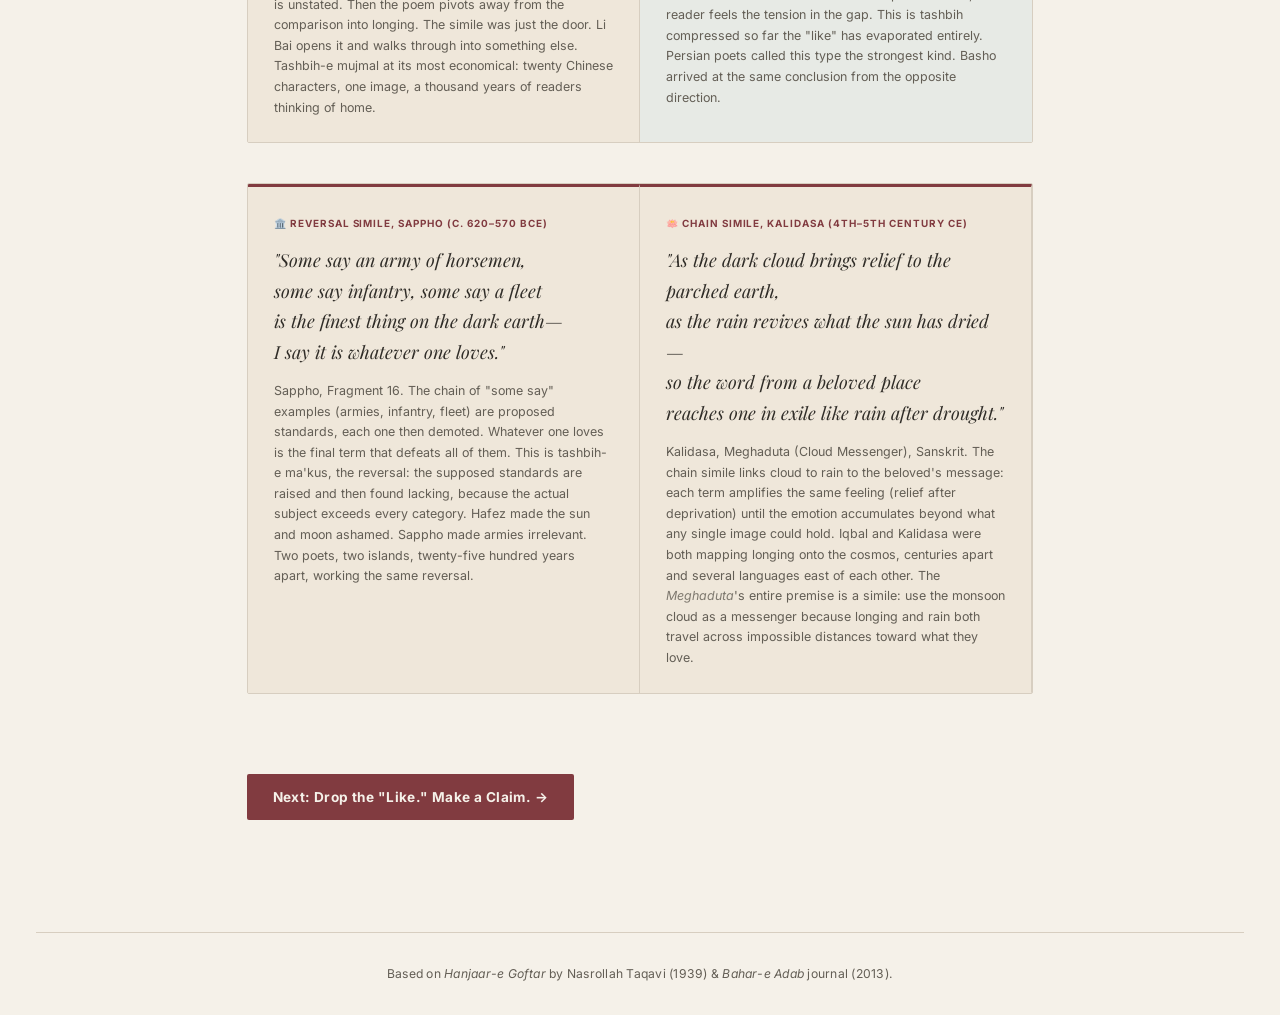
<file: articles/02-tashbih.html>
<!DOCTYPE html>
<html lang="en">
<head>
  <meta charset="UTF-8" />
  <meta name="viewport" content="width=device-width, initial-scale=1.0" />
  <title>She's Like the Moon (14 Ways), The Art of Words</title>
  <link rel="stylesheet" href="../style.css?v=2" />
<link rel="stylesheet" href="../editorial.css"></head>
<body class="essay"><a class="skip-link" href="#main">Skip to content</a>
<div id="progress-bar"></div>
<nav aria-label="Main navigation"><div class="nav-inner"><a class="nav-brand" href="../index.html">nazm<span lang="fa" dir="rtl">نظم</span></a><span class="nav-caption">THE ART OF WORDS</span><div class="nav-actions"><a href="../index.html#chapters">The essays</a><a href="../index.html#about">About Nazm</a><button class="dark-toggle" id="darkBtn" onclick="toggleDark()" aria-label="Switch color theme"><span class="icon" aria-hidden="true">◐</span> <span id="darkLabel">Night</span></button></div></div></nav>


<main class="page-wrapper" id="main">
  <div class="page-header">
    <div class="page-tag">02, Bayan</div>
  <span class="page-tag-farsi" lang="fa">تشبیه · Tashbih</span>
    <h1>She's Like the Moon (14 Ways)<br><span class='farsi-title'>تشبیه (Tashbih)</span></h1>
    <p class="subtitle">Persian scholars spent a thousand years categorizing every possible type of comparison. English class stops at two. Here's what they found, and why it matters.</p>
  </div>

  <p>You know what a simile is. You compare one thing to another because they share a quality. "Her voice is like honey." "His laugh sounds like a broken drain." You've had this since primary school.</p>
  <p>Now imagine spending a thousand years asking: <em>what kind</em> of comparison is it? Is the shared quality stated or hidden? Is the comparison equal, or does one side obviously win? What happens when you build a comparison and then immediately flip it on yourself? What if the thing you're comparing to turns out to be worse than the thing you're describing?</p>
  <p>That obsession is the history of <span class="term">Tashbih</span> (تشبیه). The Bahar-e Adab study we're drawing on traces it across a thousand years: early medieval texts recognized a handful of types; by the 14th century, scholars had named over a dozen, and the list kept expanding because poets kept doing new things that the existing vocabulary couldn't describe.</p>

  <hr class="divider" />

  <h2>The Four Parts of Any Comparison</h2>
  <p>Persian scholars gave every piece of a simile a precise name. Once you know these four, you can see exactly how any comparison is built, and understand why some hit harder than others.</p>

  <div class="type-grid">
    <div class="type-card">
      <h4>Mushabba, مشبّه</h4>
      <span class="type-arabic">The subject</span>
      <p>"Her face…", whatever you're comparing FROM. The thing being described.</p>
    </div>
    <div class="type-card">
      <h4>Mushabba Bihi, مشبّه به</h4>
      <span class="type-arabic">The standard</span>
      <p>"…like the moon." What you're comparing it TO. The reference point.</p>
    </div>
    <div class="type-card">
      <h4>Adat, ادات</h4>
      <span class="type-arabic">The particle</span>
      <p>"Like," "as," "resembles." In Persian: مانند، چون، همچو. The word that signals a comparison is happening.</p>
    </div>
    <div class="type-card">
      <h4>Wajh-e Shabe, وجه شبه</h4>
      <span class="type-arabic">The ground</span>
      <p>The shared quality, brightness, softness, distance. Often left unstated. Its absence is where the power lives.</p>
    </div>
  </div>

  <div class="callout">
    <span class="callout-icon">💡</span>
    <p>In 1936, the English critic I.A. Richards named the same three parts: <strong>tenor</strong>, <strong>vehicle</strong>, and <strong>ground</strong>. Persian scholars had their version a thousand years earlier. Same insight, different clock.</p>
  </div>

  <hr class="divider" />

  <h2>The Types, Each One Does Something Different</h2>

  <h3>Tashbih-e Mujmal, Leave the Reason Out</h3>
  <p>The most powerful similes often leave the shared quality unstated. "Her cheeks are like roses", you don't explain the redness or the softness or the perishability. You let the reader feel their way there. The act of finding the connection is what makes it stick.</p>

  <div class="compare-grid">
    <div class="compare-card east">
      <div class="compare-label">🇮🇷 Open-ended, Rumi</div>
      <blockquote>"بشنو این نی چون شکایت می‌کند<br>از جدایی‌ها حکایت می‌کند<br>کز نیستان تا مرا ببریده‌اند<br>از نفیرم مرد و زن نالیده‌اند"</blockquote>
      <div class="source">"Listen to this reed, how it complains / From separations it tells its tales / Since they cut me from the reed bed / Every man and woman has mourned alongside me." The reed flute is the soul. Rumi doesn't explain why, he drops the ground and lets you feel your way to it. The silence around the comparison is the poem.</div>
    </div>
    <div class="compare-card west">
      <div class="compare-label">🎵 Open-ended, Leonard Cohen</div>
      <blockquote>"Ring the bells that still can ring<br>Forget your perfect offering<br>There is a crack in everything<br>That's how the light gets in"</blockquote>
      <div class="source">Cohen, "Anthem." The crack as a simile for human imperfection, but he doesn't say that. He gives you the image and trusts you to make the connection. The "bells that still can ring" implies damaged ones, himself, all of us. Ground unstated, resonance total.</div>
    </div>
  </div>

  <div class="compare-grid">
    <div class="compare-card east">
      <div class="compare-label">📖 Open-ended, Sa'di</div>
      <blockquote>"گل همین پنج روز و شش باشد<br>وین گلستان همیشه خوش باشد<br>مرو ای دوست کز جهان رفتی<br>که جهان را بقاست و تو نه‌ای"</blockquote>
      <div class="source">"The flower lasts only five or six days / But this rose garden is always beautiful / Don't go, friend, since you have left the world, / The world endures and you do not." The flower as life, but Sa'di places the two images side by side and lets you draw the line. Everything fragile, everything that endures. The comparison is in the gap between the lines.</div>
    </div>
    <div class="compare-card west">
      <div class="compare-label">📖 Open-ended, Emily Dickinson</div>
      <blockquote>"'Hope' is the thing with feathers—<br>That perches in the soul—<br>And sings the tune without the words—<br>And never stops—at all—"</blockquote>
      <div class="source">Dickinson, c. 1861. Hope compared to a bird, but the ground is never stated. Why a feathered thing? Why perching? The comparison arrives before any explanation, and the explanation never comes. What hope does — enduring without being asked, singing without an audience — is the whole point, and Dickinson trusts the image to carry it. Same instinct as Sa'di: drop the ground, let the reader feel their way to it.</div>
    </div>
  </div>

  <div class="compare-grid">
    <div class="compare-card east">
      <div class="compare-label">🇮🇷 Open-ended, Hafez (the candle)</div>
      <blockquote>"چون شمع می‌گریم در این محفل که دیده‌ام<br>از آتش اشکم چو شمع پیش از تو آب شوم<br>شمع می‌گرید و می‌سوزد و می‌ریزد اشک<br>گوی این گریه و این سوز از بهر کیست"</blockquote>
      <div class="source">"I weep in this gathering like a candle / From the fire of my tears I will melt before you like a candle / The candle weeps and burns and sheds tears / As if to ask: for whose sake is this weeping, this burning?" Hafez. The ground of the candle simile is never stated. You feel it before you name it: a candle burns itself to give others light, it melts in public, it weeps wax, it's consumed by the very fire that makes it visible. None of that is said. The image lands and the reader supplies everything. This is tashbih-e mujmal at its most economical — a three-hundred-year tradition of Persian poets reaching for the same object because its unstated grounds are so obvious they don't need stating.</div>
    </div>
    <div class="compare-card west">
      <div class="compare-label">🎵 Open-ended, Taylor Swift</div>
      <blockquote>"So casually cruel in the name of bein' honest<br>I'm a crumpled-up piece of paper lyin' here<br>'Cause I remember it all, all, all"</blockquote>
      <div class="source">"All Too Well (10 Minute Version)" (2012). Subject: Taylor, post-relationship, post-confrontation. Standard: a crumpled piece of paper. Comparison particle: "I'm." Ground: completely unstated. She doesn't explain why she's like crumpled paper. She doesn't need to. The ground activates on contact: something that was written on and then discarded. Something that held words once and now holds only the shape of having been crushed. Something that could be smoothed out but never look the same again. All of that in four words. Sa'di's flower lasts five days before it's gone. The paper was thrown away and it's still lying there. Two images of damage across six centuries — neither one explains itself.</div>
    </div>
  </div>

  <hr class="divider" />

  <h3>Tashbih-e Ma'kus, The Reversal</h3>
  <p>The poet makes a comparison and then flips it. "I compared your face to the moon, but then I realized: the moon is only beautiful because it reminds me of your face." The compliment escalates by demoting the very standard used to make it.</p>

  <div class="compare-grid">
    <div class="compare-card east">
      <div class="compare-label">🎭 Reversal, Shakespeare, Sonnet 18</div>
      <blockquote>"Shall I compare thee to a summer's day?<br>Thou art more lovely and more temperate.<br>Rough winds do shake the darling buds of May,<br>And summer's lease hath all too short a date."</blockquote>
      <div class="source">Shakespeare opens by offering the comparison, then immediately downgrades it. The summer's day has flaws, rough winds, a short lease. The beloved has none of these. This is tashbih-e ma'kus in English: the comparison is proposed, then the standard is found lacking in the same breath.</div>
    </div>
    <div class="compare-card east">
      <div class="compare-label">🇮🇷 Reversal, Hafez</div>
      <blockquote>"هر که دید آن رخ و زلف از پی آن تافته<br>گفت کو آفتاب و کو شب تافته<br>آفتاب و ماه را خجل کند<br>رخ چون گل و زلف چون شب تافته"</blockquote>
      <div class="source">"Whoever saw that face and those curls went searching, where is the sun now? Where is the moonlit night? / That rose-like face and night-like curls / Make both the sun and moon ashamed." After seeing the beloved, the sun and moon become the things being measured. The comparison reverses direction entirely.</div>
    </div>
  </div>

  <hr class="divider" />

  <h3>Tashbih-e Sharti, The Conditional</h3>
  <p>The comparison only works in a hypothetical world. By saying what would need to change about the standard to match the subject, the poet implies: nothing in reality quite measures up.</p>

  <div class="verse-farsi">بسرو ماند اگر بود دار لاله سرو<br>بمورد ماند اگر مورد روید از نسرین</div>
  <div class="verse-translation">"It would resemble a cypress if the cypress bore tulip flowers / It would resemble a myrtle if the myrtle grew from jasmine", Rudaki, father of Persian poetry (9th century). The conditional shrinks every standard. The beloved exceeds every category. This is the oldest trick in the book, making a compliment by pointing out what doesn't exist.</div>

  <hr class="divider" />

  <h3>Tashbih-e Muzawwaj, The Chain</h3>
  <p>Multiple comparisons linked into one structure, not just A like B, but "A is to B as C is to D." The comparisons build off each other, creating a web rather than a single point.</p>

  <div class="compare-grid">
    <div class="compare-card east">
      <div class="compare-label">📖 Chain, Allama Iqbal (Urdu)</div>
      <blockquote>"ستاروں سے آگے جہاں اور بھی ہیں<br>ابھی عشق کے امتحاں اور بھی ہیں<br>تہی زندگی سے نہیں یہ فضائیں<br>یہاں سینکڑوں کارواں اور بھی ہیں"</blockquote>
      <div class="source">"Beyond the stars there are other worlds / There are still more trials of love ahead / These skies are not empty of life / Here too are hundreds more caravans." Iqbal links space to love to endurance, each comparison amplifies the others. The universe is a simile for longing, and longing is a simile for infinite possibility. They loop, building a chain.</div>
    </div>
    <div class="compare-card west">
      <div class="compare-label">🎵 Chain, Bob Dylan</div>
      <blockquote>"How many roads must a man walk down<br>before you call him a man?<br>Yes, and how many seas must a white dove sail<br>before she sleeps in the sand?"</blockquote>
      <div class="source">"Blowin' in the Wind." The chain of parallel "how many" questions builds a compound simile for injustice, each question is a different version of the same impossible waiting. The structure is the argument. Dylan's chain and Iqbal's chain are structurally the same move.</div>
    </div>
  </div>

  <hr class="divider" />

  <h2>More Similes, Across the Whole Map</h2>

  <div class="compare-grid">
    <div class="compare-card east">
      <div class="compare-label">🇮🇷 Epic Simile, Ferdowsi, Shahnameh</div>
      <blockquote>"چو شیر ژیان در میان سپاه<br>همی رفت پیروز با فرّ و جاه<br>چو باد بهار از بر کوهسار<br>بیامد بر آن رزمگه بر نثار"</blockquote>
      <div class="source">"Like a roaring lion in the midst of the army / He advanced, victorious, with glory and power / Like the spring wind from the mountaintop / He came scattering over that battlefield." Ferdowsi stacks two similes, lion for power, spring wind for speed, because one wasn't enough. Homer does the exact same thing for Achilles in the Iliad. Independent discovery, ten centuries apart.</div>
    </div>
    <div class="compare-card west">
      <div class="compare-label">🏛️ Kinship Simile, Homer</div>
      <blockquote>"As is the generation of leaves, so too of men:<br>the wind scatters the leaves upon the ground,<br>but the growing forest burgeons with others<br>as the season of spring comes on."</blockquote>
      <div class="source">Homer, Iliad, Book VI (c. 8th century BCE). Glaucus delivers this to a warrior about to kill him — men like leaves, the shared quality (brevity, beauty, replacement by others) is never stated. The comparison does more than any argument could: life is brief, and part of a cycle bigger than either of us. A kinship simile where the two things are linked not by a word but by a situation. Homer didn't know Ferdowsi would reach for the same structure a thousand years later. He just knew the move.</div>
    </div>
  </div>

  <div class="compare-grid">
    <div class="compare-card east">
      <div class="compare-label">🇵🇰 Ghalib, Fire simile (Urdu)</div>
      <blockquote>"عشق پر زور نہیں ہے یہ وہ آتش غالب<br>کہ لگائے نہ لگے اور بجھائے نہ بجھے<br>آگ ہے سب سے پہلے دل کے اندر<br>پھر جلتا ہے جہاں بھی آشیانہ ہے"</blockquote>
      <div class="source">"Love cannot be forced, it is a fire, Ghalib / That won't catch when you try, and won't die when you want / First the fire is inside the heart / Then it burns wherever there is a nest." The fire's <em>behavior</em> is the comparison, not just its heat or light, but its refusal to obey. A structural simile: the situation of fire parallels the situation of love.</div>
    </div>
    <div class="compare-card west">
      <div class="compare-label">📖 Structural Simile, Emily Dickinson</div>
      <blockquote>"Because I could not stop for Death—<br>He kindly stopped for me—<br>The Carriage held but just Ourselves—<br>And Immortality."</blockquote>
      <div class="source">Dickinson, c. 1862. Death compared to a gentleman caller who takes her for a carriage ride. Not just an image, a situation: his behavior (courteous, unhurried, patient) is the comparison. The carriage slows past the school, the fields, the setting sun. Death doesn't stalk. He waits. The fire's behavior was Ghalib's whole comparison. The suitor's behavior is Dickinson's. A structural simile needs the situation to match, not just the object, and Dickinson's situation matches one of the oldest truths in Persian poetry: that the thing you fear most is also, somehow, the most courteous guest.</div>
    </div>
  </div>

  <h3>Tashbih-e Tamsil, The Analogy-Simile</h3>
  <p>The strongest similes don't compare object to object, they compare <em>situation to situation</em>. The ground isn't a single shared quality (bright, soft, fast) but a whole logical relationship. Persian calls this <span class="term">tashbih-e tamsil</span>, the analogy-simile. Lupe Fiasco lives in this mode: his comparisons are little machines, not pictures.</p>

  <div class="compare-grid">
    <div class="compare-card east">
      <div class="compare-label">🏔️ Tashbih, Rudaki (c. 940 CE)</div>
      <blockquote>"بوی جوی مولیان آید همی<br>یاد یار مهربان آید همی<br>ریگ آموی و درشتی راه او<br>زیر پایم پرنیان آید همی"</blockquote>
      <div class="source">"The scent of the Moliyan stream keeps coming / The memory of a kind friend keeps coming / The sand of the Amu and the roughness of its road / Feels like silk beneath my feet." The simile is in the last line: rough sand compared to <em>parniyan</em> (fine silk). But the ground isn't a shared physical quality, sand isn't soft. It's longing for home that transforms hardship into softness. The <em>situation</em> carries the comparison, not the object. Exactly Lupe's move, a thousand years earlier.</div>
    </div>
    <div class="compare-card west">
      <div class="compare-label">🎤 Tashbih-e Tamsil, Lupe Fiasco</div>
      <div class="gloss-note">Word-by-word <span lang="fa">کلمه به کلمه</span></div>
      <div class="gloss-quote">
        <div class="gline"><span class="gw"><span class="we">But</span><span class="wf">اما</span></span><span class="gw"><span class="we">roosters</span><span class="wf">خروس‌ها</span></span><span class="gw"><span class="we">don't</span><span class="wf">نمی‌</span></span><span class="gw"><span class="we">fly</span><span class="wf">پرند</span></span><span class="gw"><span class="we">like</span><span class="wf">مثلِ</span></span><span class="gw"><span class="we">boosters</span><span class="wf">دله‌دزدها</span></span><span class="gw"><span class="we">don't</span><span class="wf">نمی‌</span></span><span class="gw"><span class="we">buy</span><span class="wf">خرند</span></span></div>
        <div class="gline"><span class="gw"><span class="we">I</span><span class="wf">من</span></span><span class="gw"><span class="we">run</span><span class="wf">می‌چرخانم</span></span><span class="gw"><span class="we">the</span><span class="wf">ـ</span></span><span class="gw"><span class="we">Gambit</span><span class="wf">گمبیت</span></span><span class="gw"><span class="we">like</span><span class="wf">مثلِ</span></span><span class="gw"><span class="we">I'm</span><span class="wf">دارم</span></span><span class="gw"><span class="we">throwing</span><span class="wf">پرتاب</span></span><span class="gw"><span class="we">cards</span><span class="wf">ورق‌ها</span></span></div>
        <div class="gline"><span class="gw"><span class="we">Paint</span><span class="wf">می‌کشم</span></span><span class="gw"><span class="we">cold</span><span class="wf">سرد</span></span><span class="gw"><span class="we">pictures</span><span class="wf">تصاویر</span></span><span class="gw"><span class="we">like</span><span class="wf">مثلِ</span></span><span class="gw"><span class="we">Nova</span><span class="wf">نوا</span></span><span class="gw"><span class="we">Scotia</span><span class="wf">اسکوشیا</span></span><span class="gw"><span class="we">landscapes</span><span class="wf">چشم‌اندازها</span></span></div>
      </div>
      <div class="source">"Mural" (2015). None of these are picture-similes; they're analogy-similes. <em>Roosters don't fly like boosters don't buy</em>: just as a rooster can't fly, a "booster" (shoplifter) never pays, situation mapped onto situation, with the internal rhyme roosters/boosters locking it shut. <em>Run the Gambit</em> hides a second simile in a pun: he's both the card-throwing X-Man Gambit and "running the gamut" (the full range). And <em>cold pictures like Nova Scotia landscapes</em> compares his austere imagery to a frozen Canadian coast, the same transformation-of-the-ground that turns Rudaki's rough sand to silk.</div>
    </div>
  </div>

  <hr class="divider" />

  <h2>The Same Instinct, Across Every Tradition</h2>

  <p>Persian tashbih didn't appear in isolation. Across the Silk Road, in the Tang courts of China, in the haiku tradition of Japan, in ancient Greece and classical India, poets were working out the same problems under different names. The categories are different. The device is identical.</p>

  <div class="compare-grid">
    <div class="compare-card east">
      <div class="compare-label">🏮 Open Simile, Li Bai (701–762 CE)</div>
      <blockquote>"Before my bed, bright moonlight—<br>I take it for frost upon the ground.<br>Raising my head, I gaze at the bright moon;<br>Bowing my head, I think of home."</blockquote>
      <div class="source">"Quiet Night Thought" (静夜思), Li Bai, Tang Dynasty. The simile is in the first two lines: moonlight compared to frost. The shared quality (cold, pale, spreading silence) is unstated. Then the poem pivots away from the comparison into longing. The simile was just the door. Li Bai opens it and walks through into something else. Tashbih-e mujmal at its most economical: twenty Chinese characters, one image, a thousand years of readers thinking of home.</div>
    </div>
    <div class="compare-card west">
      <div class="compare-label">🎑 Compressed Simile, Matsuo Basho (1644–1694)</div>
      <blockquote>"An old silent pond—<br>A frog jumps into the pond.<br>Splash! Silence again."</blockquote>
      <div class="source">Basho, 1686. The haiku contains no explicit comparison, but the structure IS one: the ancient pond (permanence, stillness) placed beside the frog's moment (disruption, sound), with silence immediately returning. Two things set next to each other without the comparison word, the reader feels the tension in the gap. This is tashbih compressed so far the "like" has evaporated entirely. Persian poets called this type the strongest kind. Basho arrived at the same conclusion from the opposite direction.</div>
    </div>
  </div>

  <div class="compare-grid">
    <div class="compare-card east">
      <div class="compare-label">🏛️ Reversal Simile, Sappho (c. 620–570 BCE)</div>
      <blockquote>"Some say an army of horsemen,<br>some say infantry, some say a fleet<br>is the finest thing on the dark earth—<br>I say it is whatever one loves."</blockquote>
      <div class="source">Sappho, Fragment 16. The chain of "some say" examples (armies, infantry, fleet) are proposed standards, each one then demoted. Whatever one loves is the final term that defeats all of them. This is tashbih-e ma'kus, the reversal: the supposed standards are raised and then found lacking, because the actual subject exceeds every category. Hafez made the sun and moon ashamed. Sappho made armies irrelevant. Two poets, two islands, twenty-five hundred years apart, working the same reversal.</div>
    </div>
    <div class="compare-card east">
      <div class="compare-label">🪷 Chain Simile, Kalidasa (4th–5th century CE)</div>
      <blockquote>"As the dark cloud brings relief to the parched earth,<br>as the rain revives what the sun has dried—<br>so the word from a beloved place<br>reaches one in exile like rain after drought."</blockquote>
      <div class="source">Kalidasa, Meghaduta (Cloud Messenger), Sanskrit. The chain simile links cloud to rain to the beloved's message: each term amplifies the same feeling (relief after deprivation) until the emotion accumulates beyond what any single image could hold. Iqbal and Kalidasa were both mapping longing onto the cosmos, centuries apart and several languages east of each other. The <em>Meghaduta</em>'s entire premise is a simile: use the monsoon cloud as a messenger because longing and rain both travel across impossible distances toward what they love.</div>
    </div>
  </div>

  <a href="03-istiaara.html" class="btn">Next: Drop the "Like." Make a Claim. →</a>
</main>

<footer>Based on <em>Hanjaar-e Goftar</em> by Nasrollah Taqavi (1939) &amp; <em>Bahar-e Adab</em> journal (2013).</footer>
<script src="../anim.js"></script>
</body>
</html>
</file>
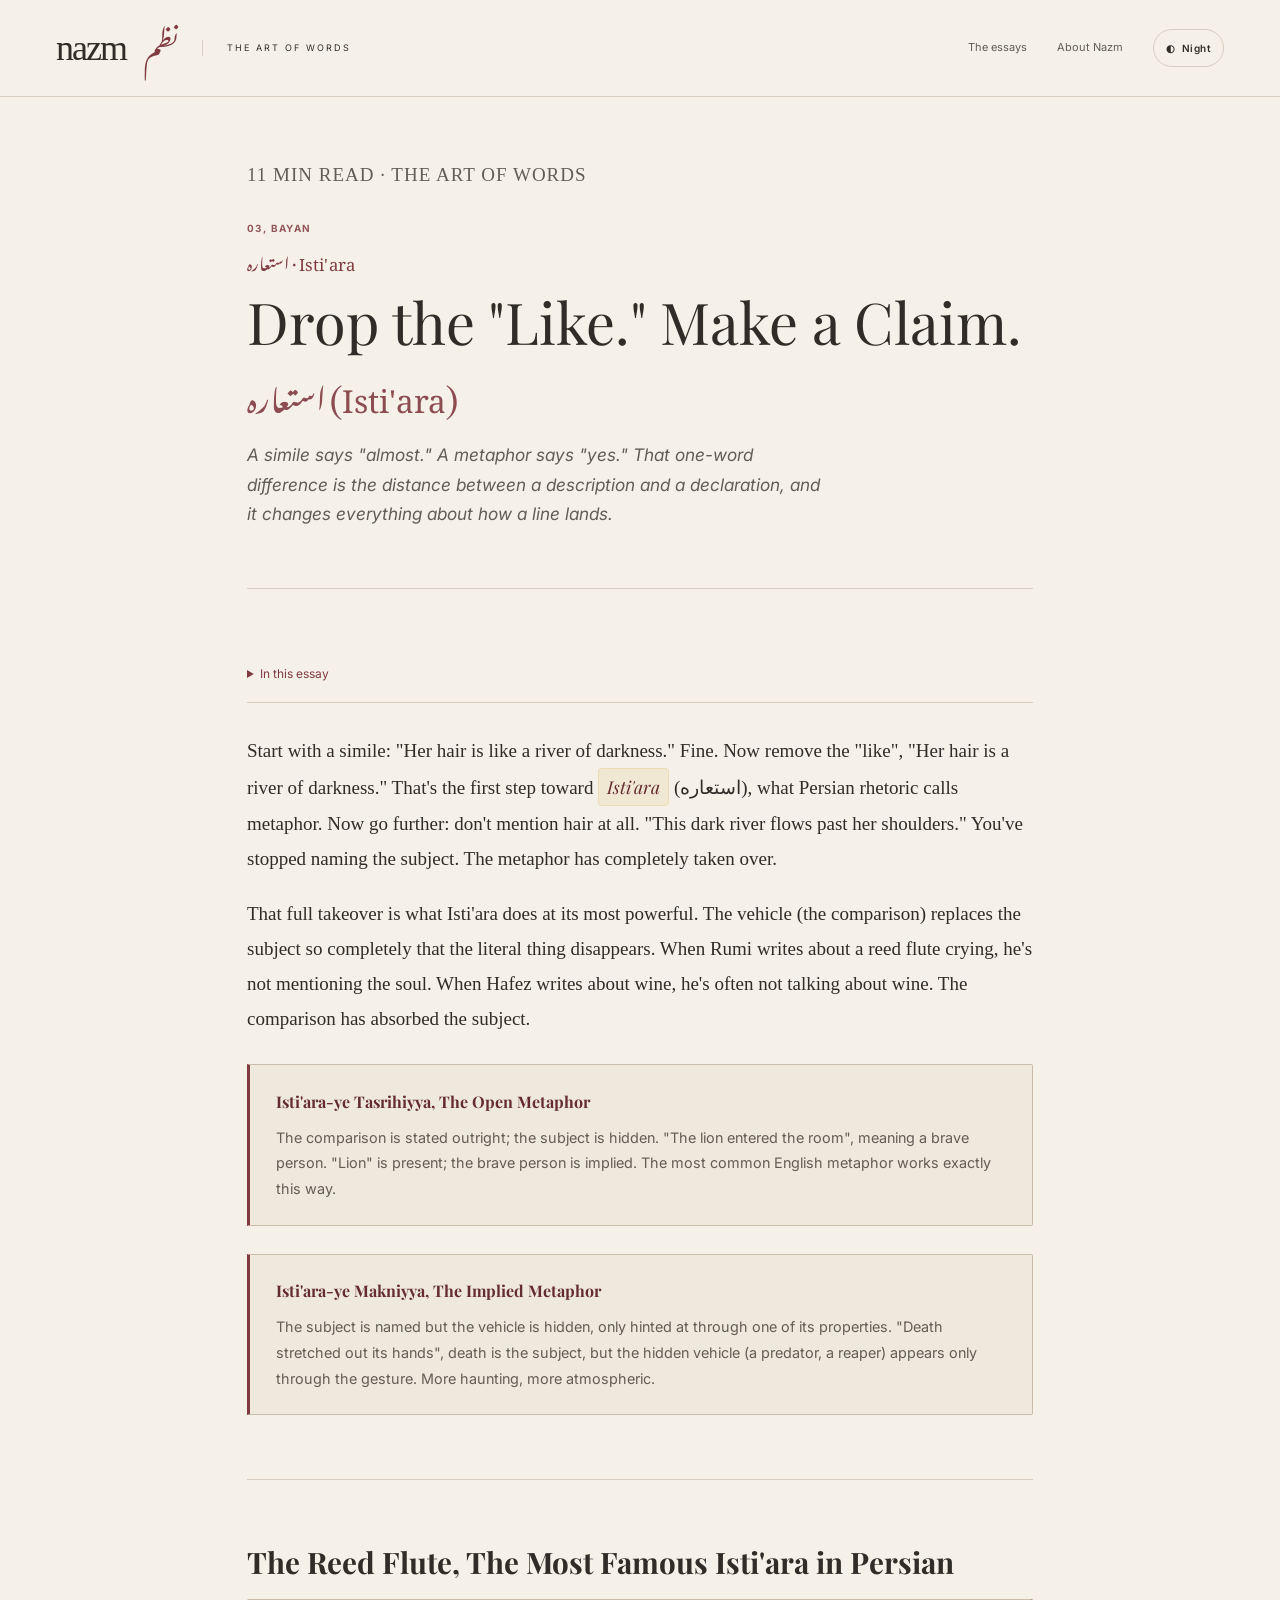
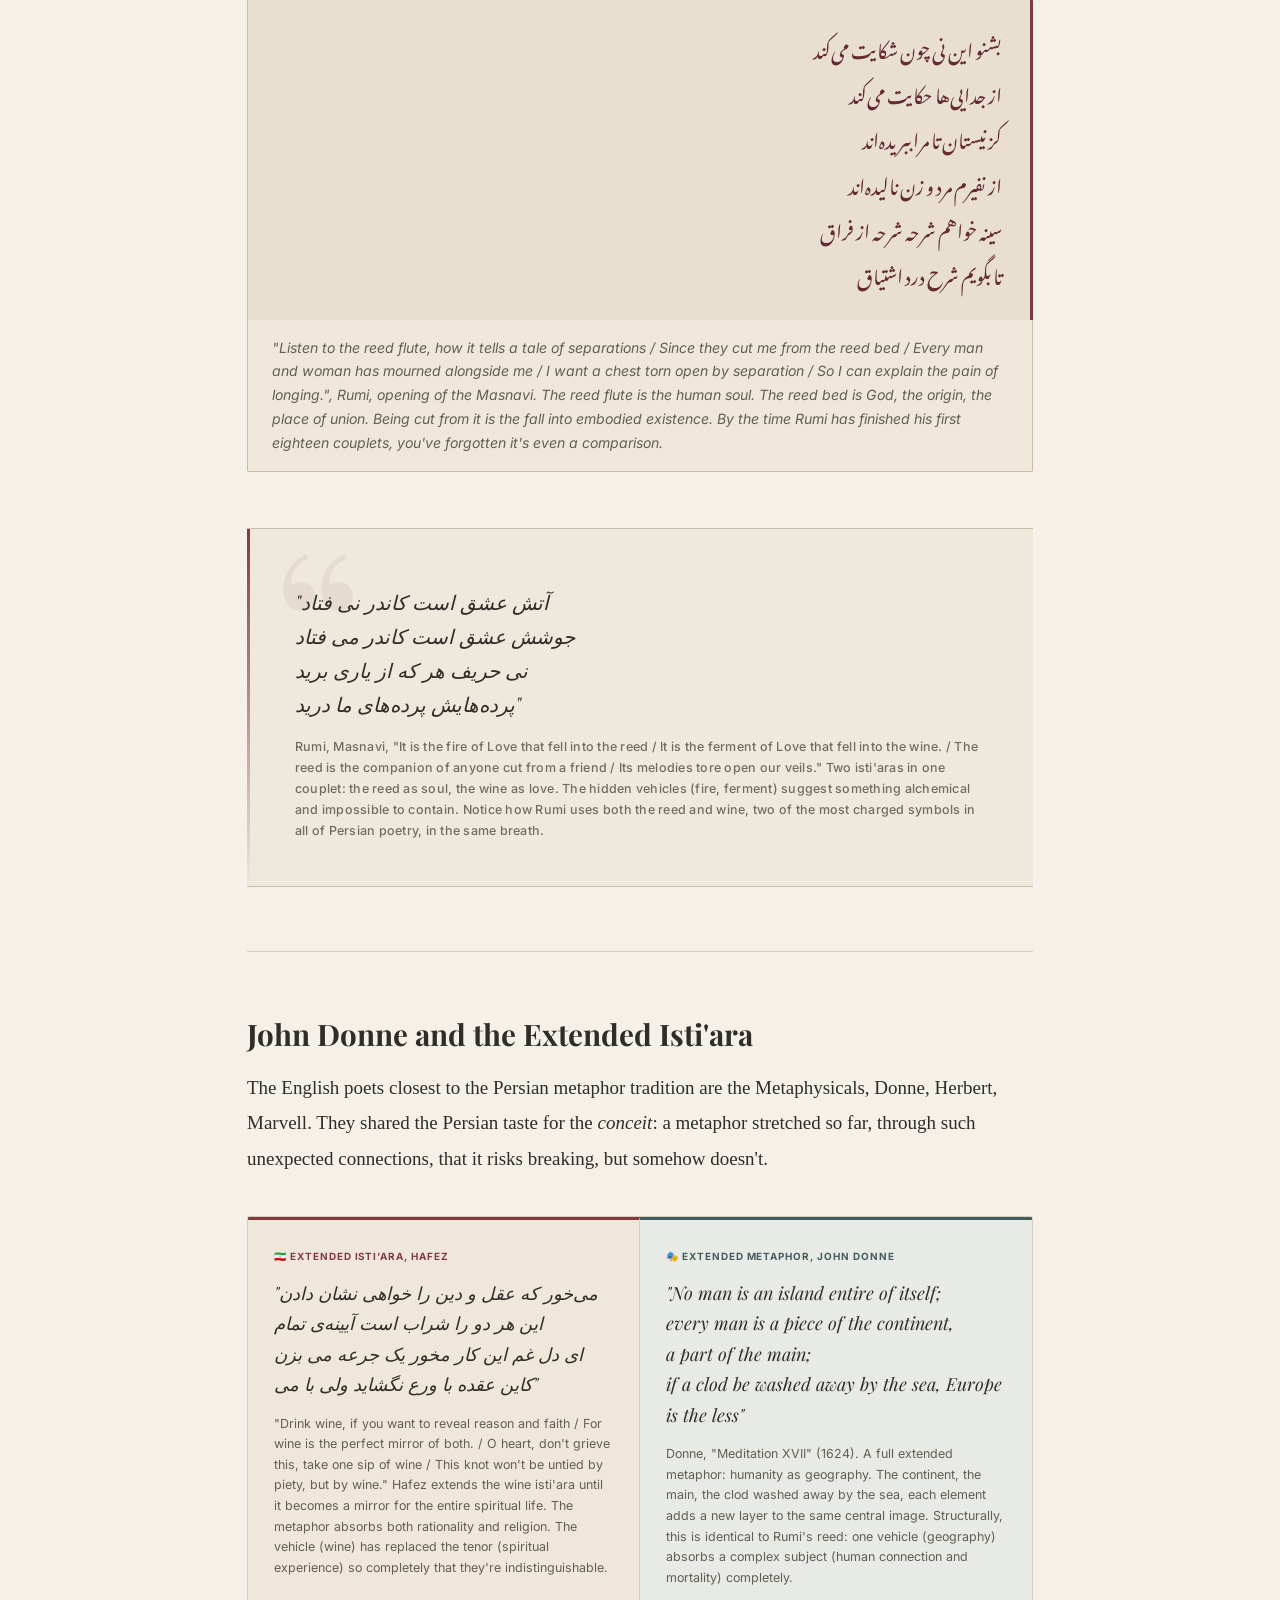
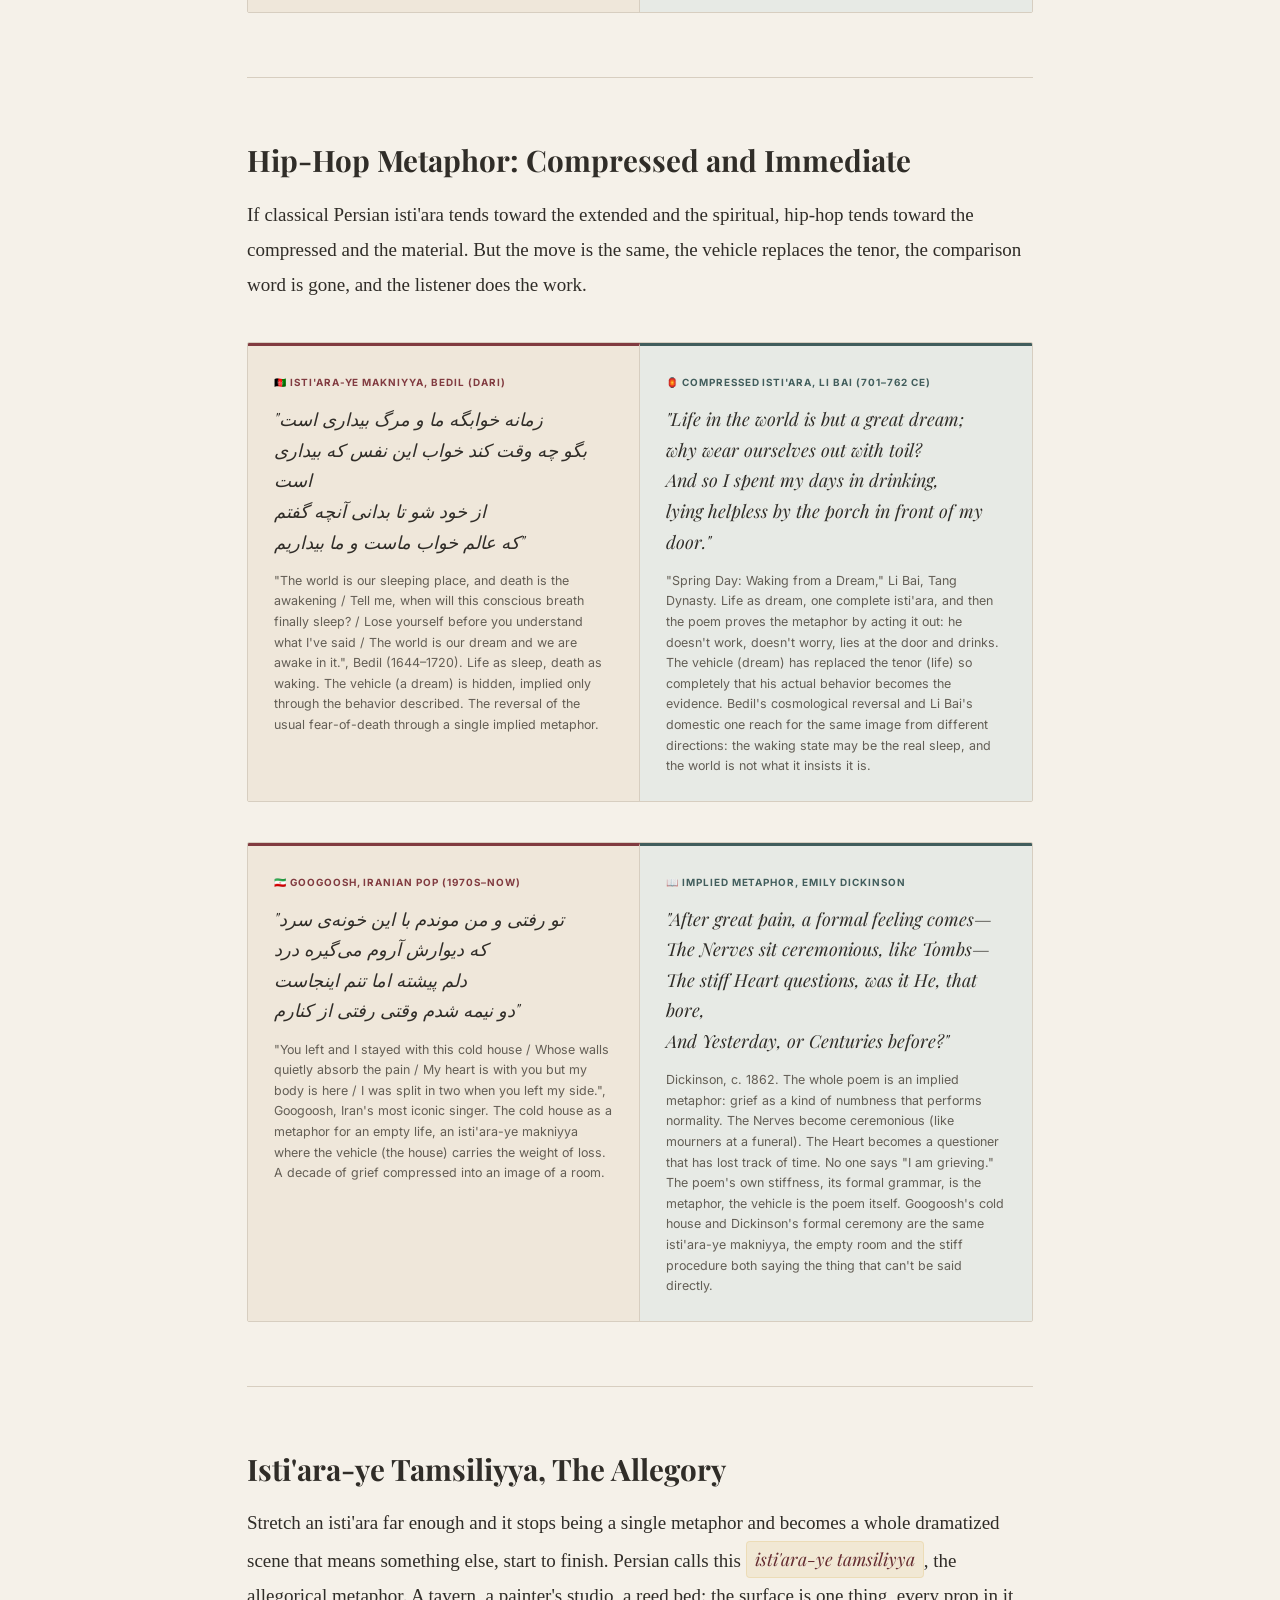
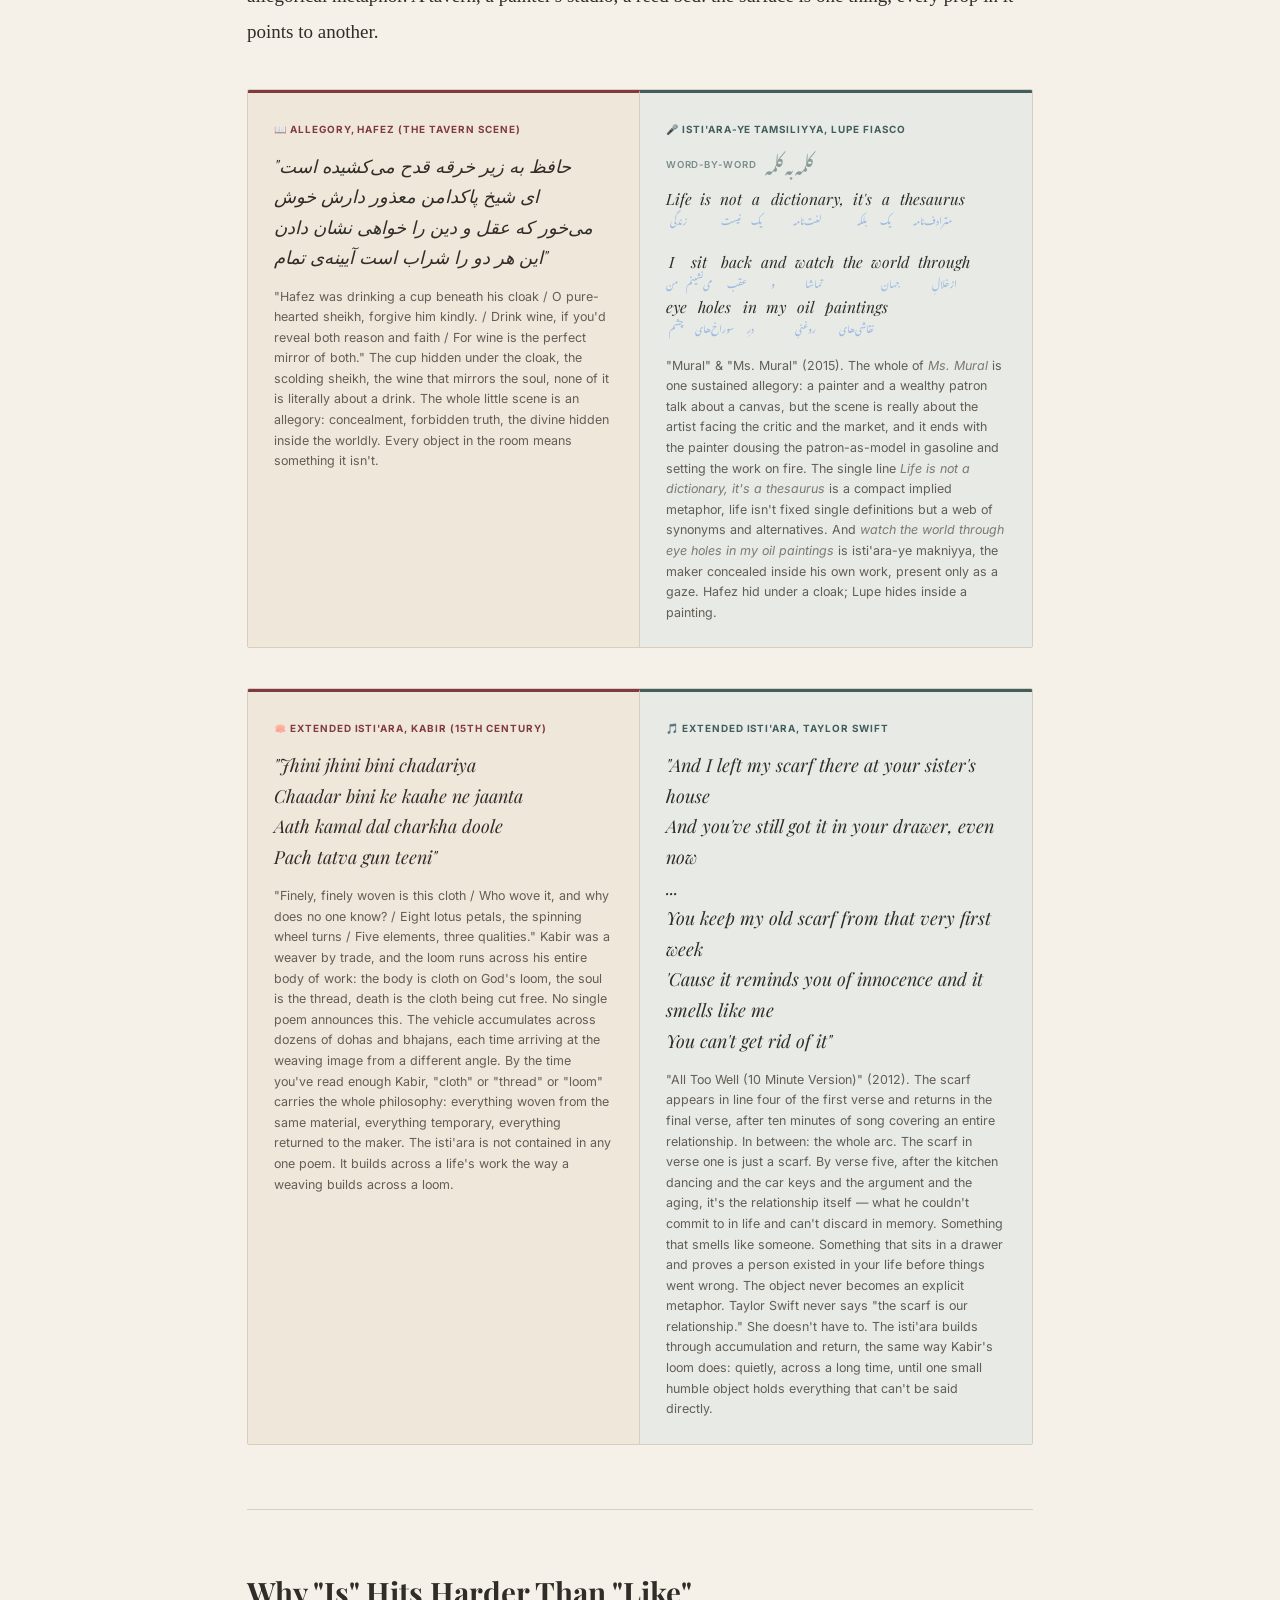
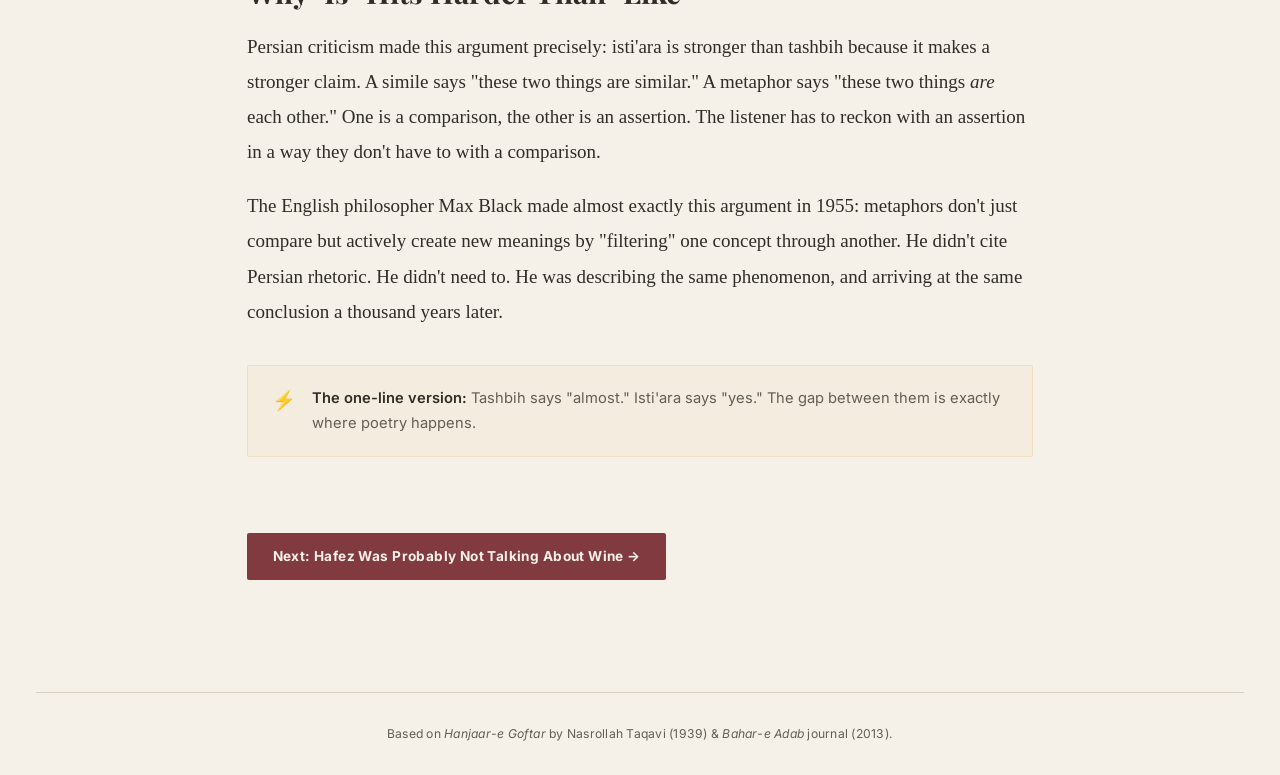
<file: articles/03-istiaara.html>
<!DOCTYPE html>
<html lang="en">
<head>
  <meta charset="UTF-8" />
  <meta name="viewport" content="width=device-width, initial-scale=1.0" />
  <title>Drop the "Like." Make a Claim., The Art of Words</title>
  <link rel="stylesheet" href="../style.css?v=2" />
<link rel="stylesheet" href="../editorial.css"></head>
<body class="essay"><a class="skip-link" href="#main">Skip to content</a>
<div id="progress-bar"></div>
<nav aria-label="Main navigation"><div class="nav-inner"><a class="nav-brand" href="../index.html">nazm<span lang="fa" dir="rtl">نظم</span></a><span class="nav-caption">THE ART OF WORDS</span><div class="nav-actions"><a href="../index.html#chapters">The essays</a><a href="../index.html#about">About Nazm</a><button class="dark-toggle" id="darkBtn" onclick="toggleDark()" aria-label="Switch color theme"><span class="icon" aria-hidden="true">◐</span> <span id="darkLabel">Night</span></button></div></div></nav>


<main class="page-wrapper" id="main">
  <div class="page-header">
    <div class="page-tag">03, Bayan</div>
  <span class="page-tag-farsi" lang="fa">استعاره · Isti'ara</span>
    <h1>Drop the "Like." Make a Claim.<br><span class="farsi-title">استعاره (Isti'ara)</span></h1>
    <p class="subtitle">A simile says "almost." A metaphor says "yes." That one-word difference is the distance between a description and a declaration, and it changes everything about how a line lands.</p>
  </div>

  <p>Start with a simile: "Her hair is like a river of darkness." Fine. Now remove the "like", "Her hair is a river of darkness." That's the first step toward <span class="term">Isti'ara</span> (استعاره), what Persian rhetoric calls metaphor. Now go further: don't mention hair at all. "This dark river flows past her shoulders." You've stopped naming the subject. The metaphor has completely taken over.</p>

  <p>That full takeover is what Isti'ara does at its most powerful. The vehicle (the comparison) replaces the subject so completely that the literal thing disappears. When Rumi writes about a reed flute crying, he's not mentioning the soul. When Hafez writes about wine, he's often not talking about wine. The comparison has absorbed the subject.</p>

  <div class="info-box">
    <h4>Isti'ara-ye Tasrihiyya, The Open Metaphor</h4>
    <p>The comparison is stated outright; the subject is hidden. "The lion entered the room", meaning a brave person. "Lion" is present; the brave person is implied. The most common English metaphor works exactly this way.</p>
  </div>
  <div class="info-box">
    <h4>Isti'ara-ye Makniyya, The Implied Metaphor</h4>
    <p>The subject is named but the vehicle is hidden, only hinted at through one of its properties. "Death stretched out its hands", death is the subject, but the hidden vehicle (a predator, a reaper) appears only through the gesture. More haunting, more atmospheric.</p>
  </div>

  <hr class="divider" />

  <h2>The Reed Flute, The Most Famous Isti'ara in Persian</h2>

  <div class="verse-farsi">بشنو این نی چون شکایت می‌کند<br>از جدایی‌ها حکایت می‌کند<br>کز نیستان تا مرا ببریده‌اند<br>از نفیرم مرد و زن نالیده‌اند<br>سینه خواهم شرحه شرحه از فراق<br>تا بگویم شرح درد اشتیاق</div>
  <div class="verse-translation">"Listen to the reed flute, how it tells a tale of separations / Since they cut me from the reed bed / Every man and woman has mourned alongside me / I want a chest torn open by separation / So I can explain the pain of longing.", Rumi, opening of the Masnavi. The reed flute is the human soul. The reed bed is God, the origin, the place of union. Being cut from it is the fall into embodied existence. By the time Rumi has finished his first eighteen couplets, you've forgotten it's even a comparison.</div>

  <div class="pull-quote">
    <p>"آتش عشق است کاندر نی فتاد<br>جوشش عشق است کاندر می فتاد<br>نی حریف هر که از یاری برید<br>پرده‌هایش پرده‌های ما درید"</p>
    <p class="attribution">Rumi, Masnavi, "It is the fire of Love that fell into the reed / It is the ferment of Love that fell into the wine. / The reed is the companion of anyone cut from a friend / Its melodies tore open our veils." Two isti'aras in one couplet: the reed as soul, the wine as love. The hidden vehicles (fire, ferment) suggest something alchemical and impossible to contain. Notice how Rumi uses both the reed and wine, two of the most charged symbols in all of Persian poetry, in the same breath.</p>
  </div>

  <hr class="divider" />

  <h2>John Donne and the Extended Isti'ara</h2>

  <p>The English poets closest to the Persian metaphor tradition are the Metaphysicals, Donne, Herbert, Marvell. They shared the Persian taste for the <em>conceit</em>: a metaphor stretched so far, through such unexpected connections, that it risks breaking, but somehow doesn't.</p>

  <div class="compare-grid">
    <div class="compare-card east">
      <div class="compare-label">🇮🇷 Extended Isti'ara, Hafez</div>
      <blockquote>"می‌خور که عقل و دین را خواهی نشان دادن<br>این هر دو را شراب است آیینه‌ی تمام<br>ای دل غم این کار مخور یک جرعه می بزن<br>کاین عقده با ورع نگشاید ولی با می"</blockquote>
      <div class="source">"Drink wine, if you want to reveal reason and faith / For wine is the perfect mirror of both. / O heart, don't grieve this, take one sip of wine / This knot won't be untied by piety, but by wine." Hafez extends the wine isti'ara until it becomes a mirror for the entire spiritual life. The metaphor absorbs both rationality and religion. The vehicle (wine) has replaced the tenor (spiritual experience) so completely that they're indistinguishable.</div>
    </div>
    <div class="compare-card west">
      <div class="compare-label">🎭 Extended Metaphor, John Donne</div>
      <blockquote>"No man is an island entire of itself;<br>every man is a piece of the continent,<br>a part of the main;<br>if a clod be washed away by the sea, Europe is the less"</blockquote>
      <div class="source">Donne, "Meditation XVII" (1624). A full extended metaphor: humanity as geography. The continent, the main, the clod washed away by the sea, each element adds a new layer to the same central image. Structurally, this is identical to Rumi's reed: one vehicle (geography) absorbs a complex subject (human connection and mortality) completely.</div>
    </div>
  </div>

  <hr class="divider" />

  <h2>Hip-Hop Metaphor: Compressed and Immediate</h2>

  <p>If classical Persian isti'ara tends toward the extended and the spiritual, hip-hop tends toward the compressed and the material. But the move is the same, the vehicle replaces the tenor, the comparison word is gone, and the listener does the work.</p>

  <div class="compare-grid">
    <div class="compare-card east">
      <div class="compare-label">🇦🇫 Isti'ara-ye Makniyya, Bedil (Dari)</div>
      <blockquote>"زمانه خوابگه ما و مرگ بیداری است<br>بگو چه وقت کند خواب این نفس که بیداری است<br>از خود شو تا بدانی آنچه گفتم<br>که عالم خواب ماست و ما بیداریم"</blockquote>
      <div class="source">"The world is our sleeping place, and death is the awakening / Tell me, when will this conscious breath finally sleep? / Lose yourself before you understand what I've said / The world is our dream and we are awake in it.", Bedil (1644–1720). Life as sleep, death as waking. The vehicle (a dream) is hidden, implied only through the behavior described. The reversal of the usual fear-of-death through a single implied metaphor.</div>
    </div>
    <div class="compare-card west">
      <div class="compare-label">🏮 Compressed Isti'ara, Li Bai (701–762 CE)</div>
      <blockquote>"Life in the world is but a great dream;<br>why wear ourselves out with toil?<br>And so I spent my days in drinking,<br>lying helpless by the porch in front of my door."</blockquote>
      <div class="source">"Spring Day: Waking from a Dream," Li Bai, Tang Dynasty. Life as dream, one complete isti'ara, and then the poem proves the metaphor by acting it out: he doesn't work, doesn't worry, lies at the door and drinks. The vehicle (dream) has replaced the tenor (life) so completely that his actual behavior becomes the evidence. Bedil's cosmological reversal and Li Bai's domestic one reach for the same image from different directions: the waking state may be the real sleep, and the world is not what it insists it is.</div>
    </div>
  </div>

  <div class="compare-grid">
    <div class="compare-card east">
      <div class="compare-label">🇮🇷 Googoosh, Iranian pop (1970s–now)</div>
      <blockquote>"تو رفتی و من موندم با این خونه‌ی سرد<br>که دیوارش آروم می‌گیره درد<br>دلم پیشته اما تنم اینجاست<br>دو نیمه شدم وقتی رفتی از کنارم"</blockquote>
      <div class="source">"You left and I stayed with this cold house / Whose walls quietly absorb the pain / My heart is with you but my body is here / I was split in two when you left my side.", Googoosh, Iran's most iconic singer. The cold house as a metaphor for an empty life, an isti'ara-ye makniyya where the vehicle (the house) carries the weight of loss. A decade of grief compressed into an image of a room.</div>
    </div>
    <div class="compare-card west">
      <div class="compare-label">📖 Implied Metaphor, Emily Dickinson</div>
      <blockquote>"After great pain, a formal feeling comes—<br>The Nerves sit ceremonious, like Tombs—<br>The stiff Heart questions, was it He, that bore,<br>And Yesterday, or Centuries before?"</blockquote>
      <div class="source">Dickinson, c. 1862. The whole poem is an implied metaphor: grief as a kind of numbness that performs normality. The Nerves become ceremonious (like mourners at a funeral). The Heart becomes a questioner that has lost track of time. No one says "I am grieving." The poem's own stiffness, its formal grammar, is the metaphor, the vehicle is the poem itself. Googoosh's cold house and Dickinson's formal ceremony are the same isti'ara-ye makniyya, the empty room and the stiff procedure both saying the thing that can't be said directly.</div>
    </div>
  </div>

  <hr class="divider" />

  <h2>Isti'ara-ye Tamsiliyya, The Allegory</h2>

  <p>Stretch an isti'ara far enough and it stops being a single metaphor and becomes a whole dramatized scene that means something else, start to finish. Persian calls this <span class="term">isti'ara-ye tamsiliyya</span>, the allegorical metaphor. A tavern, a painter's studio, a reed bed: the surface is one thing, every prop in it points to another.</p>

  <div class="compare-grid">
    <div class="compare-card east">
      <div class="compare-label">📖 Allegory, Hafez (the tavern scene)</div>
      <blockquote>"حافظ به زیر خرقه قدح می‌کشیده است<br>ای شیخ پاکدامن معذور دارش خوش<br>می‌خور که عقل و دین را خواهی نشان دادن<br>این هر دو را شراب است آیینه‌ی تمام"</blockquote>
      <div class="source">"Hafez was drinking a cup beneath his cloak / O pure-hearted sheikh, forgive him kindly. / Drink wine, if you'd reveal both reason and faith / For wine is the perfect mirror of both." The cup hidden under the cloak, the scolding sheikh, the wine that mirrors the soul, none of it is literally about a drink. The whole little scene is an allegory: concealment, forbidden truth, the divine hidden inside the worldly. Every object in the room means something it isn't.</div>
    </div>
    <div class="compare-card west">
      <div class="compare-label">🎤 Isti'ara-ye Tamsiliyya, Lupe Fiasco</div>
      <div class="gloss-note">Word-by-word <span lang="fa">کلمه به کلمه</span></div>
      <div class="gloss-quote">
        <div class="gline"><span class="gw"><span class="we">Life</span><span class="wf">زندگی</span></span><span class="gw"><span class="we">is</span><span class="wf">ـ</span></span><span class="gw"><span class="we">not</span><span class="wf">نیست</span></span><span class="gw"><span class="we">a</span><span class="wf">یک</span></span><span class="gw"><span class="we">dictionary,</span><span class="wf">لغت‌نامه</span></span><span class="gw"><span class="we">it's</span><span class="wf">بلکه</span></span><span class="gw"><span class="we">a</span><span class="wf">یک</span></span><span class="gw"><span class="we">thesaurus</span><span class="wf">مترادف‌نامه</span></span></div>
        <div class="gline"><span class="gw"><span class="we">I</span><span class="wf">من</span></span><span class="gw"><span class="we">sit</span><span class="wf">می‌نشینم</span></span><span class="gw"><span class="we">back</span><span class="wf">عقب</span></span><span class="gw"><span class="we">and</span><span class="wf">و</span></span><span class="gw"><span class="we">watch</span><span class="wf">تماشا</span></span><span class="gw"><span class="we">the</span><span class="wf">ـ</span></span><span class="gw"><span class="we">world</span><span class="wf">جهان</span></span><span class="gw"><span class="we">through</span><span class="wf">از‌خلالِ</span></span><span class="gw"><span class="we">eye</span><span class="wf">چشم</span></span><span class="gw"><span class="we">holes</span><span class="wf">سوراخ‌های</span></span><span class="gw"><span class="we">in</span><span class="wf">درِ</span></span><span class="gw"><span class="we">my</span><span class="wf">ـ</span></span><span class="gw"><span class="we">oil</span><span class="wf">روغنیِ</span></span><span class="gw"><span class="we">paintings</span><span class="wf">نقاشی‌های</span></span></div>
      </div>
      <div class="source">"Mural" &amp; "Ms. Mural" (2015). The whole of <em>Ms. Mural</em> is one sustained allegory: a painter and a wealthy patron talk about a canvas, but the scene is really about the artist facing the critic and the market, and it ends with the painter dousing the patron-as-model in gasoline and setting the work on fire. The single line <em>Life is not a dictionary, it's a thesaurus</em> is a compact implied metaphor, life isn't fixed single definitions but a web of synonyms and alternatives. And <em>watch the world through eye holes in my oil paintings</em> is isti'ara-ye makniyya, the maker concealed inside his own work, present only as a gaze. Hafez hid under a cloak; Lupe hides inside a painting.</div>
    </div>
  </div>

  <div class="compare-grid">
    <div class="compare-card east">
      <div class="compare-label">🪷 Extended Isti'ara, Kabir (15th century)</div>
      <blockquote>"Jhini jhini bini chadariya<br>Chaadar bini ke kaahe ne jaanta<br>Aath kamal dal charkha doole<br>Pach tatva gun teeni"</blockquote>
      <div class="source">"Finely, finely woven is this cloth / Who wove it, and why does no one know? / Eight lotus petals, the spinning wheel turns / Five elements, three qualities." Kabir was a weaver by trade, and the loom runs across his entire body of work: the body is cloth on God's loom, the soul is the thread, death is the cloth being cut free. No single poem announces this. The vehicle accumulates across dozens of dohas and bhajans, each time arriving at the weaving image from a different angle. By the time you've read enough Kabir, "cloth" or "thread" or "loom" carries the whole philosophy: everything woven from the same material, everything temporary, everything returned to the maker. The isti'ara is not contained in any one poem. It builds across a life's work the way a weaving builds across a loom.</div>
    </div>
    <div class="compare-card west">
      <div class="compare-label">🎵 Extended Isti'ara, Taylor Swift</div>
      <blockquote>"And I left my scarf there at your sister's house<br>And you've still got it in your drawer, even now<br>...<br>You keep my old scarf from that very first week<br>'Cause it reminds you of innocence and it smells like me<br>You can't get rid of it"</blockquote>
      <div class="source">"All Too Well (10 Minute Version)" (2012). The scarf appears in line four of the first verse and returns in the final verse, after ten minutes of song covering an entire relationship. In between: the whole arc. The scarf in verse one is just a scarf. By verse five, after the kitchen dancing and the car keys and the argument and the aging, it's the relationship itself — what he couldn't commit to in life and can't discard in memory. Something that smells like someone. Something that sits in a drawer and proves a person existed in your life before things went wrong. The object never becomes an explicit metaphor. Taylor Swift never says "the scarf is our relationship." She doesn't have to. The isti'ara builds through accumulation and return, the same way Kabir's loom does: quietly, across a long time, until one small humble object holds everything that can't be said directly.</div>
    </div>
  </div>

  <hr class="divider" />

  <h2>Why "Is" Hits Harder Than "Like"</h2>

  <p>Persian criticism made this argument precisely: isti'ara is stronger than tashbih because it makes a stronger claim. A simile says "these two things are similar." A metaphor says "these two things <em>are</em> each other." One is a comparison, the other is an assertion. The listener has to reckon with an assertion in a way they don't have to with a comparison.</p>

  <p>The English philosopher Max Black made almost exactly this argument in 1955: metaphors don't just compare but actively create new meanings by "filtering" one concept through another. He didn't cite Persian rhetoric. He didn't need to. He was describing the same phenomenon, and arriving at the same conclusion a thousand years later.</p>

  <div class="callout">
    <span class="callout-icon">⚡</span>
    <p><strong>The one-line version:</strong> Tashbih says "almost." Isti'ara says "yes." The gap between them is exactly where poetry happens.</p>
  </div>

  <a href="04-majaz-kinaya.html" class="btn">Next: Hafez Was Probably Not Talking About Wine →</a>
</main>

<footer>Based on <em>Hanjaar-e Goftar</em> by Nasrollah Taqavi (1939) &amp; <em>Bahar-e Adab</em> journal (2013).</footer>
<script src="../anim.js"></script>
</body>
</html>
</file>
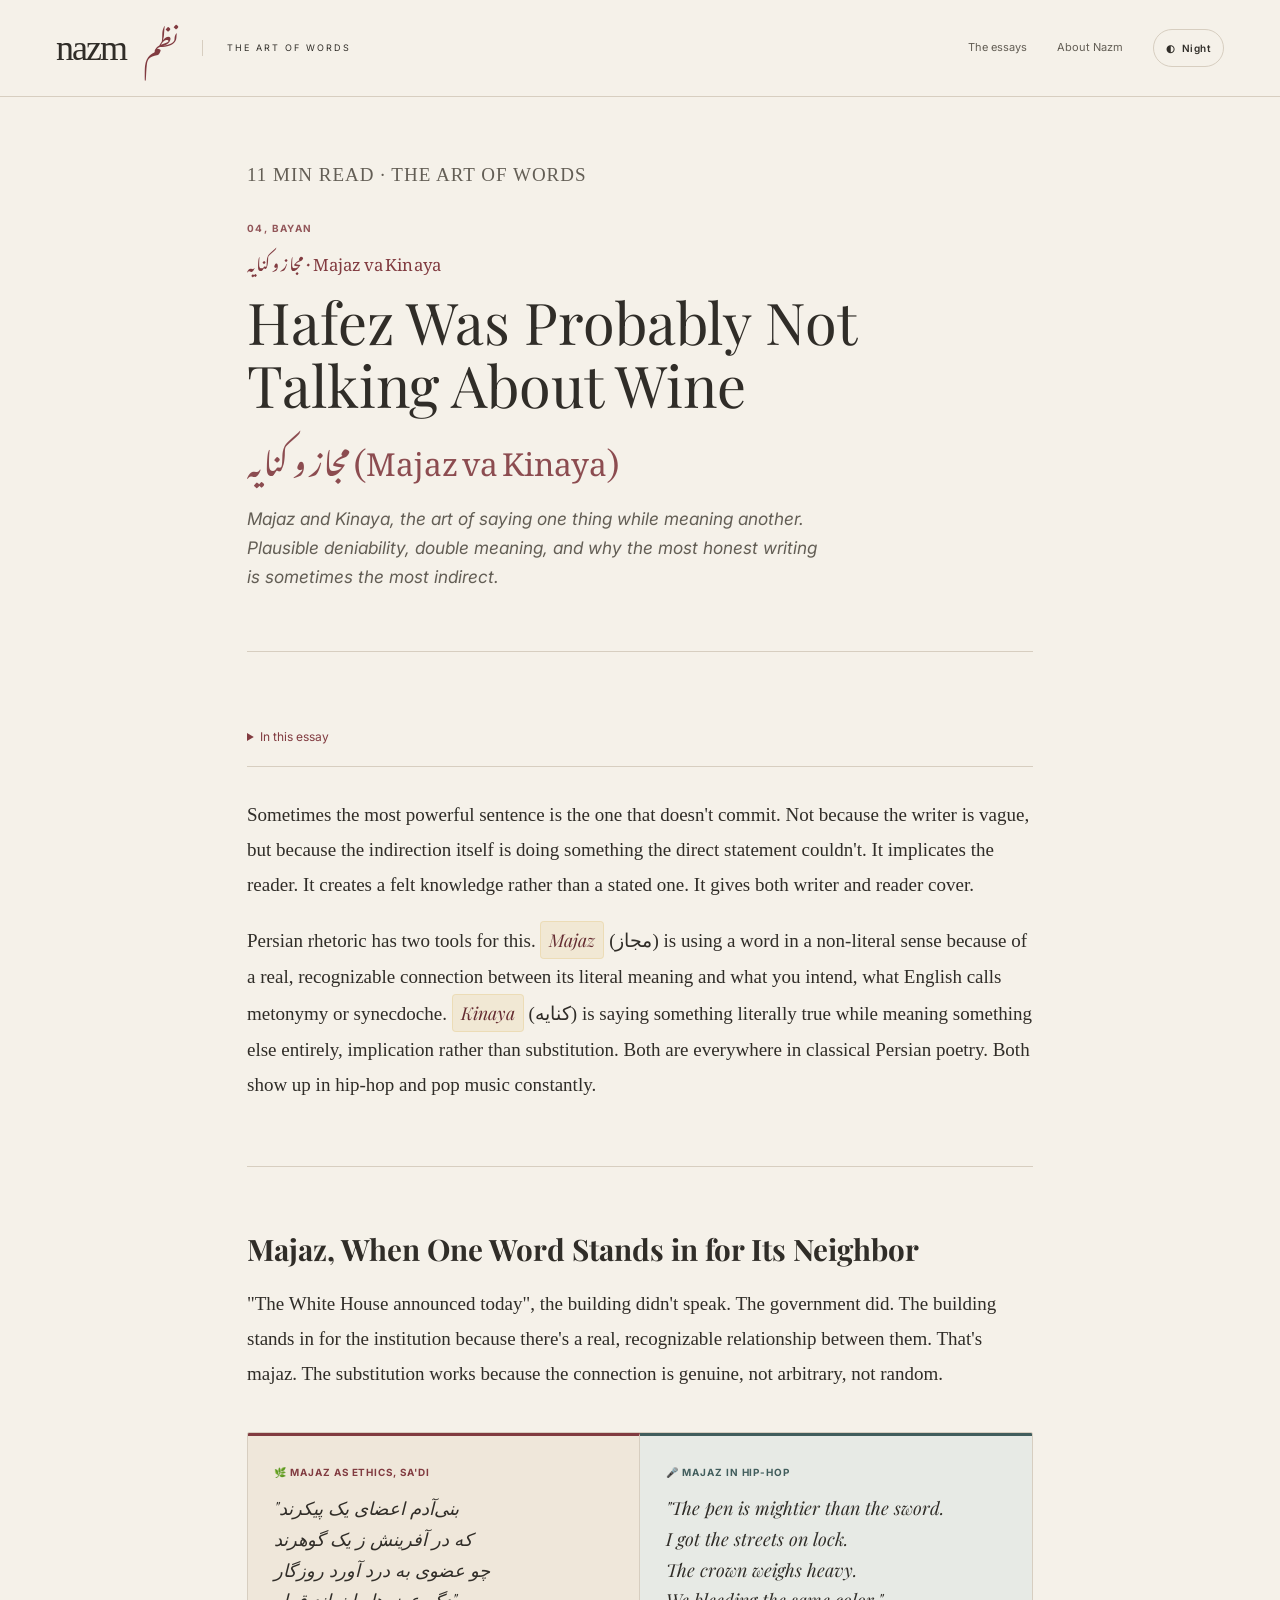
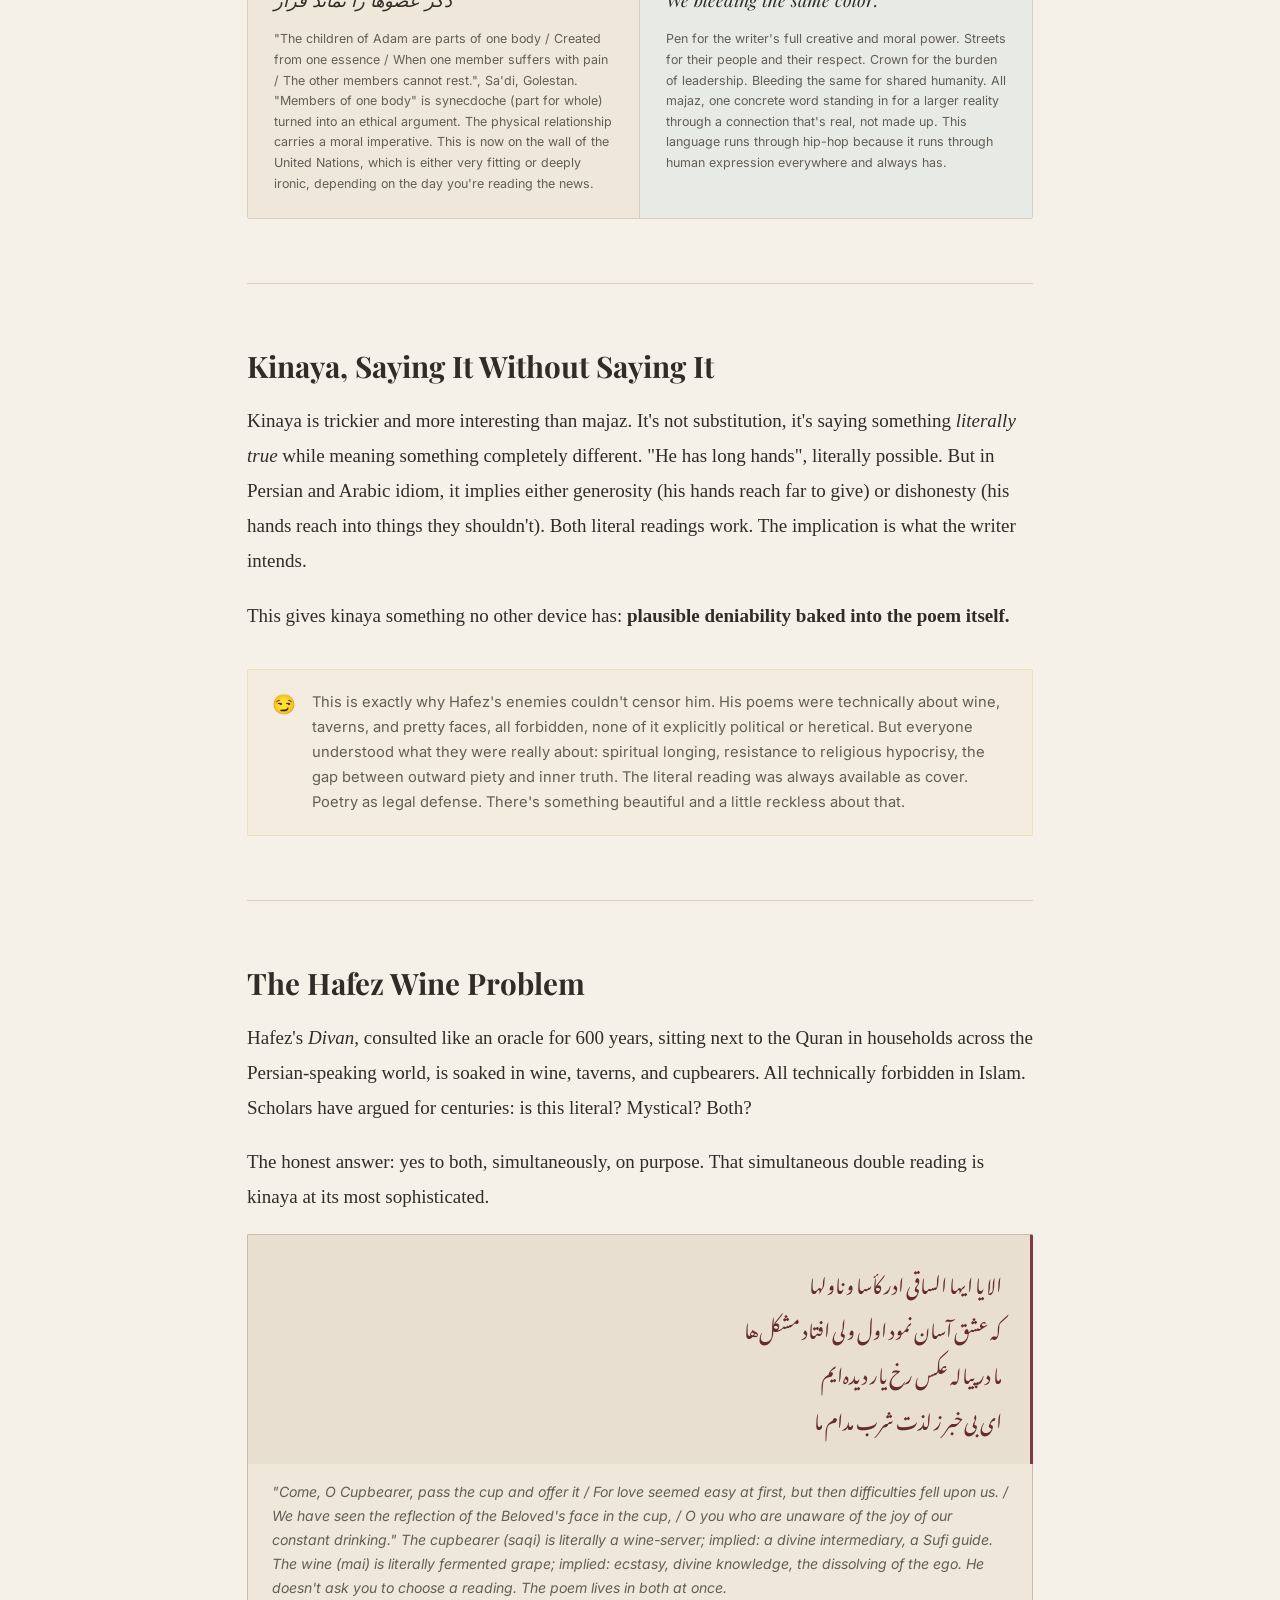
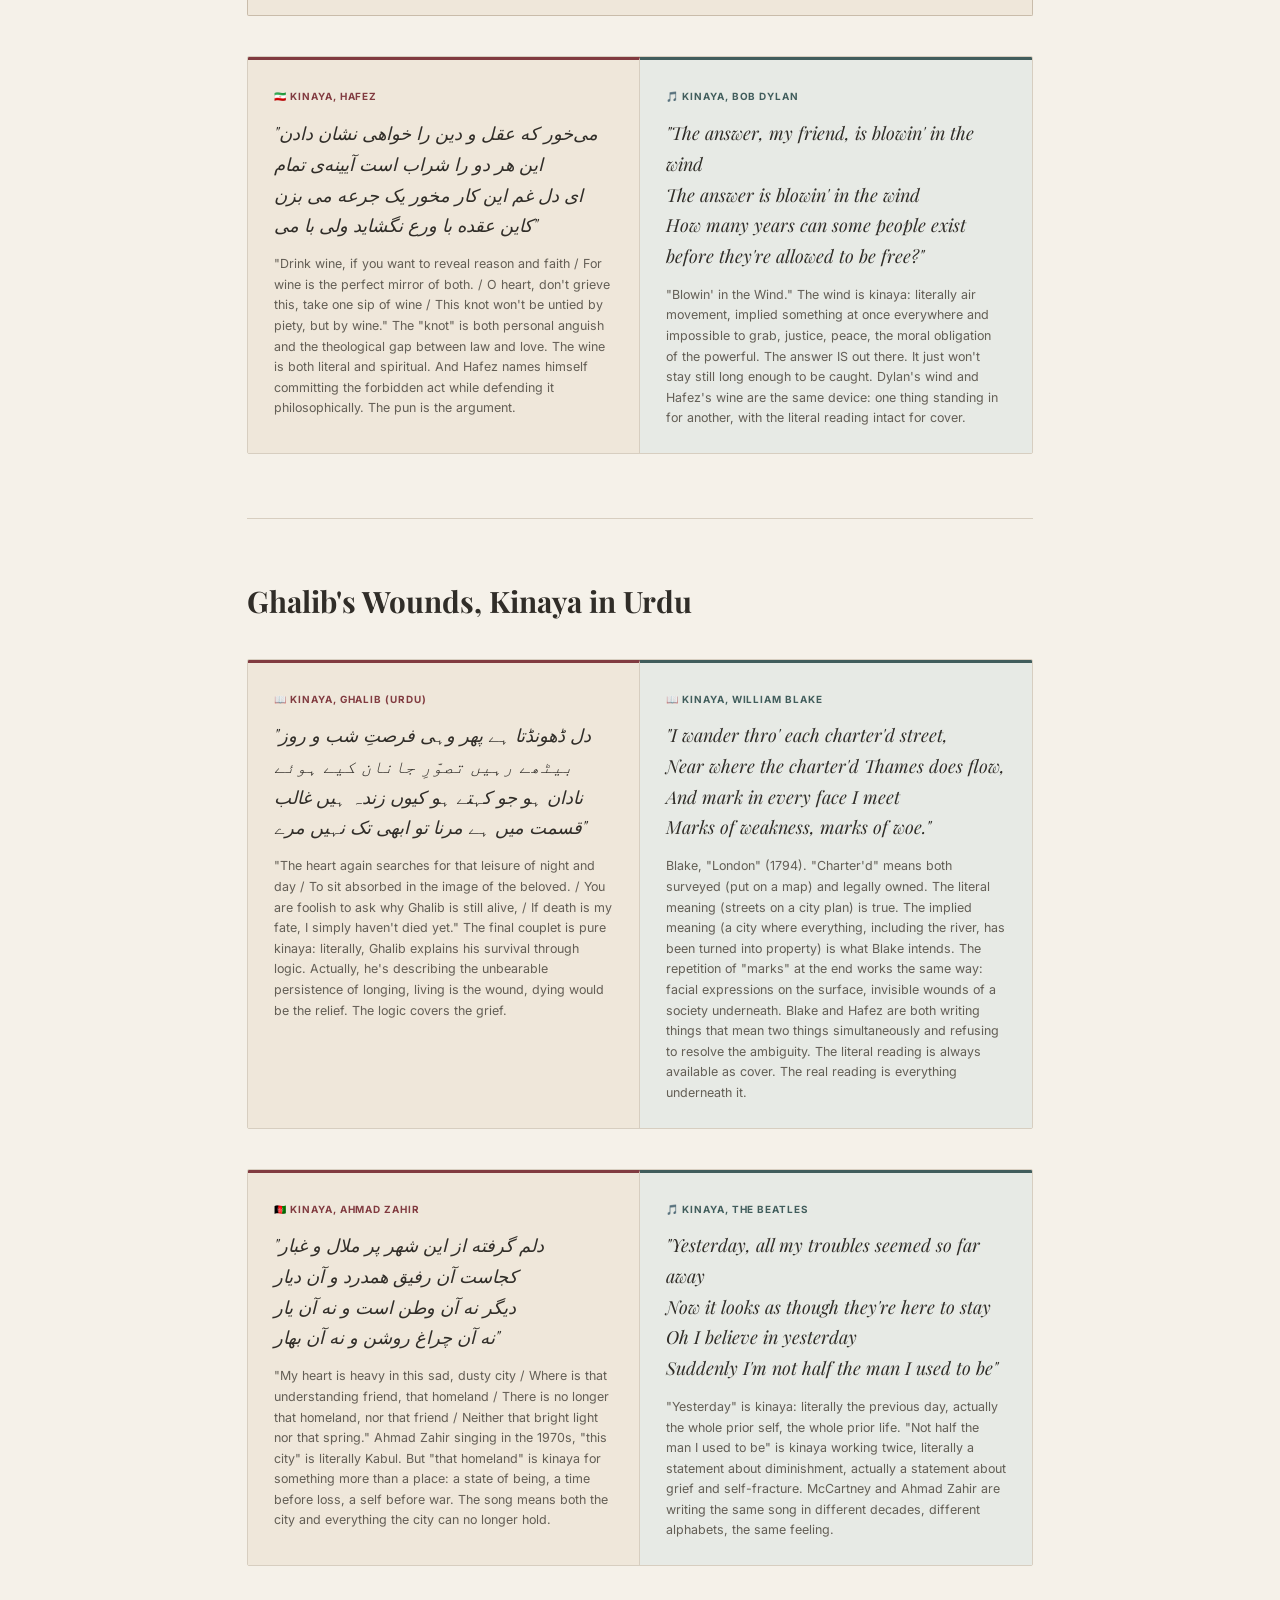
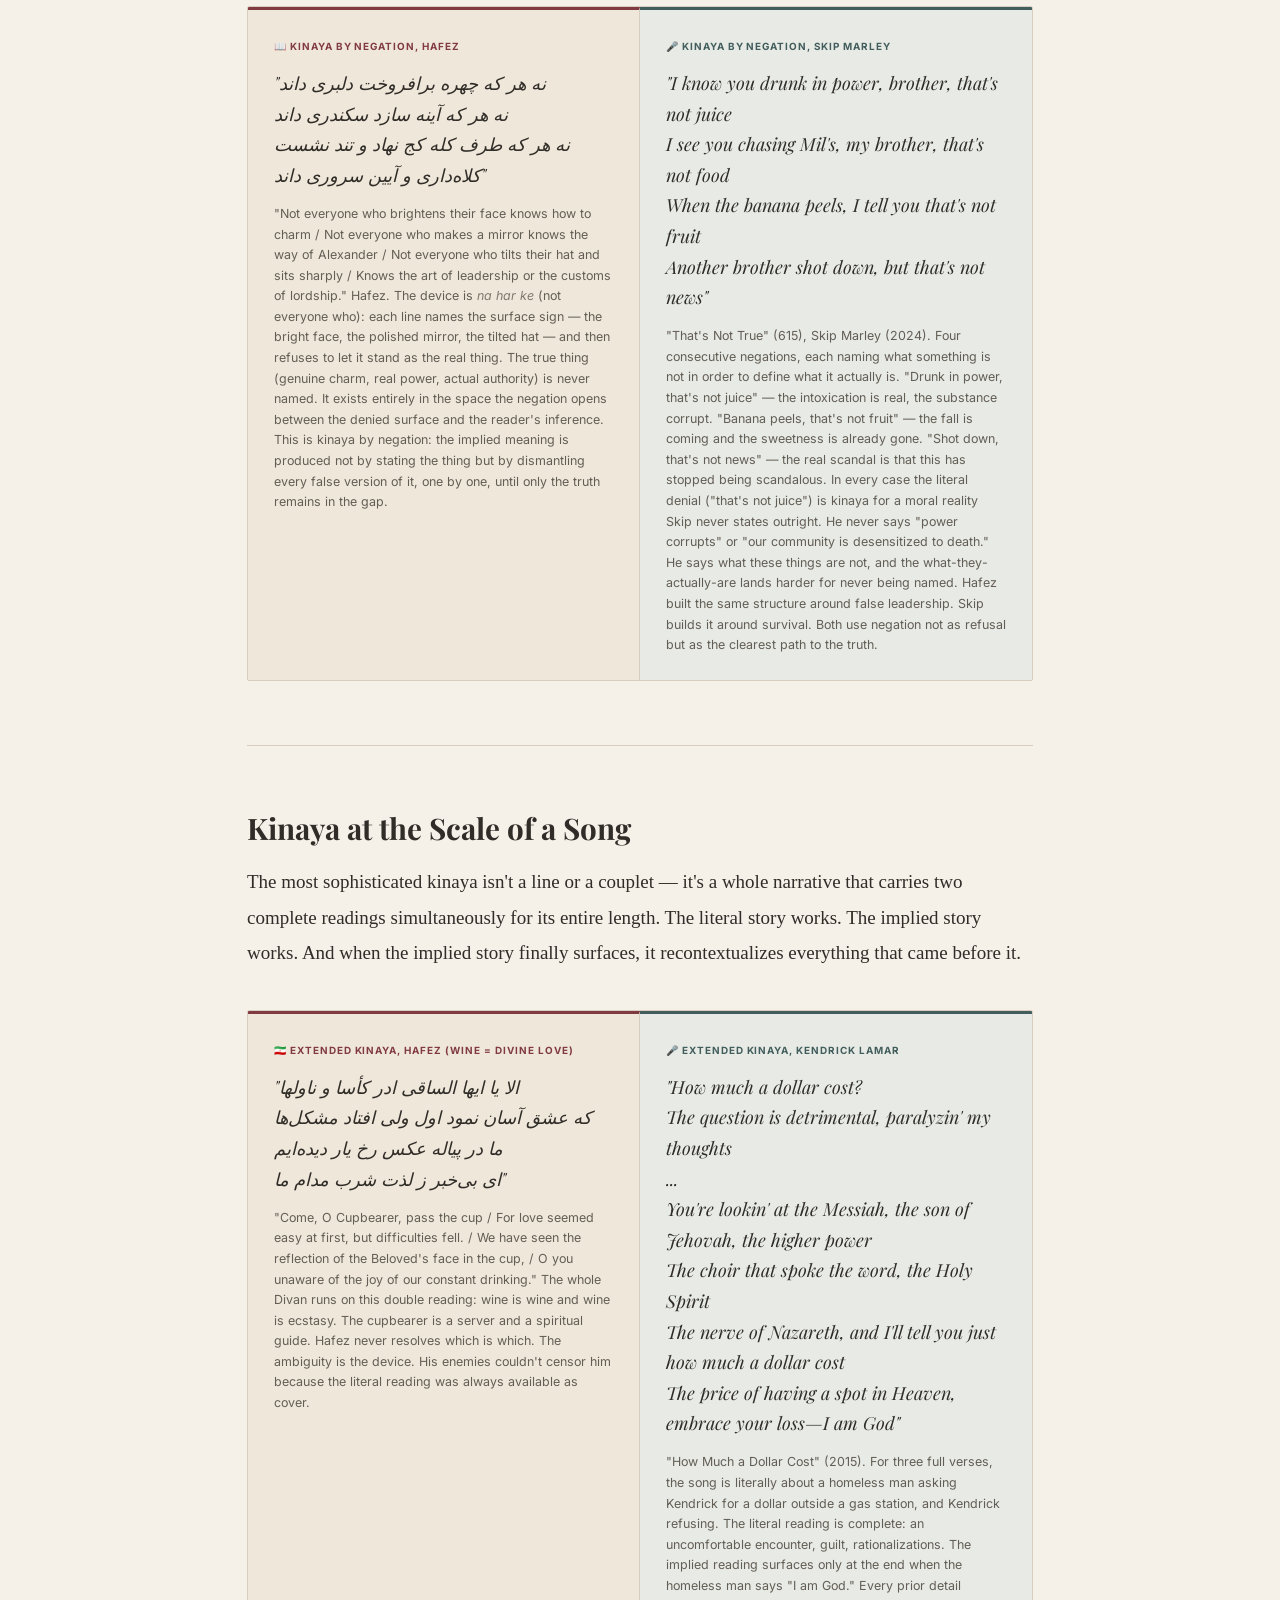
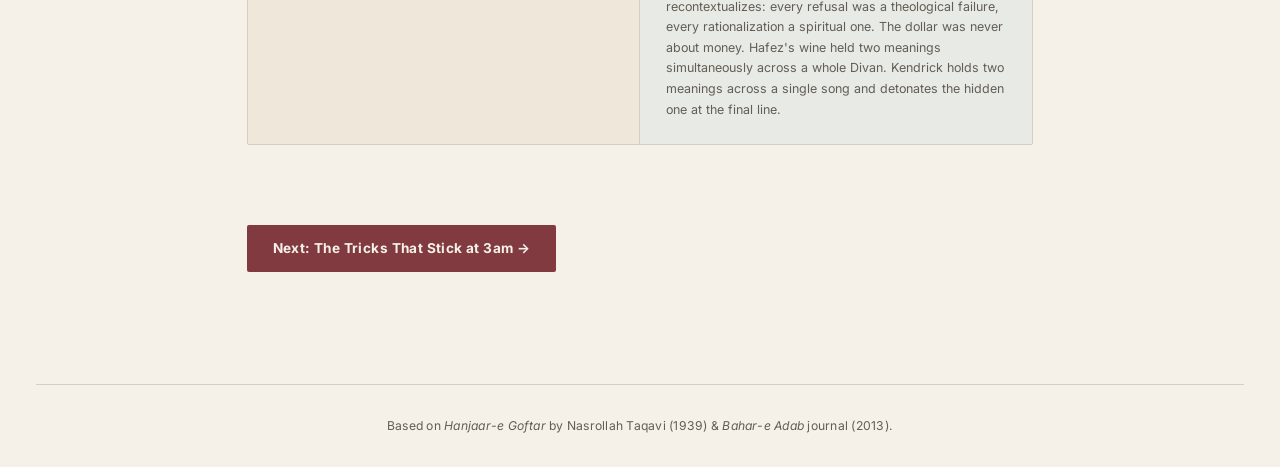
<file: articles/04-majaz-kinaya.html>
<!DOCTYPE html>
<html lang="en">
<head>
  <meta charset="UTF-8" />
  <meta name="viewport" content="width=device-width, initial-scale=1.0" />
  <title>Hafez Was Probably Not Talking About Wine, The Art of Words</title>
  <link rel="stylesheet" href="../style.css?v=2" />
<link rel="stylesheet" href="../editorial.css"></head>
<body class="essay"><a class="skip-link" href="#main">Skip to content</a>
<div id="progress-bar"></div>
<nav aria-label="Main navigation"><div class="nav-inner"><a class="nav-brand" href="../index.html">nazm<span lang="fa" dir="rtl">نظم</span></a><span class="nav-caption">THE ART OF WORDS</span><div class="nav-actions"><a href="../index.html#chapters">The essays</a><a href="../index.html#about">About Nazm</a><button class="dark-toggle" id="darkBtn" onclick="toggleDark()" aria-label="Switch color theme"><span class="icon" aria-hidden="true">◐</span> <span id="darkLabel">Night</span></button></div></div></nav>


<main class="page-wrapper" id="main">
  <div class="page-header">
    <div class="page-tag">04, Bayan</div>
  <span class="page-tag-farsi" lang="fa">مجاز و کنایه · Majaz va Kinaya</span>
    <h1>Hafez Was Probably Not Talking About Wine<br><span class='farsi-title'>مجاز و کنایه (Majaz va Kinaya)</span></h1>
    <p class="subtitle">Majaz and Kinaya, the art of saying one thing while meaning another. Plausible deniability, double meaning, and why the most honest writing is sometimes the most indirect.</p>
  </div>

  <p>Sometimes the most powerful sentence is the one that doesn't commit. Not because the writer is vague, but because the indirection itself is doing something the direct statement couldn't. It implicates the reader. It creates a felt knowledge rather than a stated one. It gives both writer and reader cover.</p>

  <p>Persian rhetoric has two tools for this. <span class="term">Majaz</span> (مجاز) is using a word in a non-literal sense because of a real, recognizable connection between its literal meaning and what you intend, what English calls metonymy or synecdoche. <span class="term">Kinaya</span> (کنایه) is saying something literally true while meaning something else entirely, implication rather than substitution. Both are everywhere in classical Persian poetry. Both show up in hip-hop and pop music constantly.</p>

  <hr class="divider" />

  <h2>Majaz, When One Word Stands in for Its Neighbor</h2>

  <p>"The White House announced today", the building didn't speak. The government did. The building stands in for the institution because there's a real, recognizable relationship between them. That's majaz. The substitution works because the connection is genuine, not arbitrary, not random.</p>

  <div class="compare-grid">
    <div class="compare-card east">
      <div class="compare-label">🌿 Majaz as Ethics, Sa'di</div>
      <blockquote>"بنی‌آدم اعضای یک پیکرند<br>که در آفرینش ز یک گوهرند<br>چو عضوی به درد آورد روزگار<br>دگر عضوها را نماند قرار"</blockquote>
      <div class="source">"The children of Adam are parts of one body / Created from one essence / When one member suffers with pain / The other members cannot rest.", Sa'di, Golestan. "Members of one body" is synecdoche (part for whole) turned into an ethical argument. The physical relationship carries a moral imperative. This is now on the wall of the United Nations, which is either very fitting or deeply ironic, depending on the day you're reading the news.</div>
    </div>
    <div class="compare-card west">
      <div class="compare-label">🎤 Majaz in Hip-Hop</div>
      <blockquote>"The pen is mightier than the sword.<br>I got the streets on lock.<br>The crown weighs heavy.<br>We bleeding the same color."</blockquote>
      <div class="source">Pen for the writer's full creative and moral power. Streets for their people and their respect. Crown for the burden of leadership. Bleeding the same for shared humanity. All majaz, one concrete word standing in for a larger reality through a connection that's real, not made up. This language runs through hip-hop because it runs through human expression everywhere and always has.</div>
    </div>
  </div>

  <hr class="divider" />

  <h2>Kinaya, Saying It Without Saying It</h2>

  <p>Kinaya is trickier and more interesting than majaz. It's not substitution, it's saying something <em>literally true</em> while meaning something completely different. "He has long hands", literally possible. But in Persian and Arabic idiom, it implies either generosity (his hands reach far to give) or dishonesty (his hands reach into things they shouldn't). Both literal readings work. The implication is what the writer intends.</p>

  <p>This gives kinaya something no other device has: <strong>plausible deniability baked into the poem itself.</strong></p>

  <div class="callout">
    <span class="callout-icon">😏</span>
    <p>This is exactly why Hafez's enemies couldn't censor him. His poems were technically about wine, taverns, and pretty faces, all forbidden, none of it explicitly political or heretical. But everyone understood what they were really about: spiritual longing, resistance to religious hypocrisy, the gap between outward piety and inner truth. The literal reading was always available as cover. Poetry as legal defense. There's something beautiful and a little reckless about that.</p>
  </div>

  <hr class="divider" />

  <h2>The Hafez Wine Problem</h2>

  <p>Hafez's <em>Divan</em>, consulted like an oracle for 600 years, sitting next to the Quran in households across the Persian-speaking world, is soaked in wine, taverns, and cupbearers. All technically forbidden in Islam. Scholars have argued for centuries: is this literal? Mystical? Both?</p>

  <p>The honest answer: yes to both, simultaneously, on purpose. That simultaneous double reading is kinaya at its most sophisticated.</p>

  <div class="verse-farsi">الا یا ایها الساقی ادر کأسا و ناولها<br>که عشق آسان نمود اول ولی افتاد مشکل‌ها<br>ما در پیاله عکس رخ یار دیده‌ایم<br>ای بی‌خبر ز لذت شرب مدام ما</div>
  <div class="verse-translation">"Come, O Cupbearer, pass the cup and offer it / For love seemed easy at first, but then difficulties fell upon us. / We have seen the reflection of the Beloved's face in the cup, / O you who are unaware of the joy of our constant drinking." The cupbearer (saqi) is literally a wine-server; implied: a divine intermediary, a Sufi guide. The wine (mai) is literally fermented grape; implied: ecstasy, divine knowledge, the dissolving of the ego. He doesn't ask you to choose a reading. The poem lives in both at once.</div>

  <div class="compare-grid">
    <div class="compare-card east">
      <div class="compare-label">🇮🇷 Kinaya, Hafez</div>
      <blockquote>"می‌خور که عقل و دین را خواهی نشان دادن<br>این هر دو را شراب است آیینه‌ی تمام<br>ای دل غم این کار مخور یک جرعه می بزن<br>کاین عقده با ورع نگشاید ولی با می"</blockquote>
      <div class="source">"Drink wine, if you want to reveal reason and faith / For wine is the perfect mirror of both. / O heart, don't grieve this, take one sip of wine / This knot won't be untied by piety, but by wine." The "knot" is both personal anguish and the theological gap between law and love. The wine is both literal and spiritual. And Hafez names himself committing the forbidden act while defending it philosophically. The pun is the argument.</div>
    </div>
    <div class="compare-card west">
      <div class="compare-label">🎵 Kinaya, Bob Dylan</div>
      <blockquote>"The answer, my friend, is blowin' in the wind<br>The answer is blowin' in the wind<br>How many years can some people exist<br>before they're allowed to be free?"</blockquote>
      <div class="source">"Blowin' in the Wind." The wind is kinaya: literally air movement, implied something at once everywhere and impossible to grab, justice, peace, the moral obligation of the powerful. The answer IS out there. It just won't stay still long enough to be caught. Dylan's wind and Hafez's wine are the same device: one thing standing in for another, with the literal reading intact for cover.</div>
    </div>
  </div>

  <hr class="divider" />

  <h2>Ghalib's Wounds, Kinaya in Urdu</h2>

  <div class="compare-grid">
    <div class="compare-card east">
      <div class="compare-label">📖 Kinaya, Ghalib (Urdu)</div>
      <blockquote>"دل ڈھونڈتا ہے پھر وہی فرصتِ شب و روز<br>بیٹھے رہیں تصوّرِ جانان کیے ہوئے<br>نادان ہو جو کہتے ہو کیوں زندہ ہیں غالب<br>قسمت میں ہے مرنا تو ابھی تک نہیں مرے"</blockquote>
      <div class="source">"The heart again searches for that leisure of night and day / To sit absorbed in the image of the beloved. / You are foolish to ask why Ghalib is still alive, / If death is my fate, I simply haven't died yet." The final couplet is pure kinaya: literally, Ghalib explains his survival through logic. Actually, he's describing the unbearable persistence of longing, living is the wound, dying would be the relief. The logic covers the grief.</div>
    </div>
    <div class="compare-card west">
      <div class="compare-label">📖 Kinaya, William Blake</div>
      <blockquote>"I wander thro' each charter'd street,<br>Near where the charter'd Thames does flow,<br>And mark in every face I meet<br>Marks of weakness, marks of woe."</blockquote>
      <div class="source">Blake, "London" (1794). "Charter'd" means both surveyed (put on a map) and legally owned. The literal meaning (streets on a city plan) is true. The implied meaning (a city where everything, including the river, has been turned into property) is what Blake intends. The repetition of "marks" at the end works the same way: facial expressions on the surface, invisible wounds of a society underneath. Blake and Hafez are both writing things that mean two things simultaneously and refusing to resolve the ambiguity. The literal reading is always available as cover. The real reading is everything underneath it.</div>
    </div>
  </div>

  <div class="compare-grid">
    <div class="compare-card east">
      <div class="compare-label">🇦🇫 Kinaya, Ahmad Zahir</div>
      <blockquote>"دلم گرفته از این شهر پر ملال و غبار<br>کجاست آن رفیق همدرد و آن دیار<br>دیگر نه آن وطن است و نه آن یار<br>نه آن چراغ روشن و نه آن بهار"</blockquote>
      <div class="source">"My heart is heavy in this sad, dusty city / Where is that understanding friend, that homeland / There is no longer that homeland, nor that friend / Neither that bright light nor that spring." Ahmad Zahir singing in the 1970s, "this city" is literally Kabul. But "that homeland" is kinaya for something more than a place: a state of being, a time before loss, a self before war. The song means both the city and everything the city can no longer hold.</div>
    </div>
    <div class="compare-card west">
      <div class="compare-label">🎵 Kinaya, The Beatles</div>
      <blockquote>"Yesterday, all my troubles seemed so far away<br>Now it looks as though they're here to stay<br>Oh I believe in yesterday<br>Suddenly I'm not half the man I used to be"</blockquote>
      <div class="source">"Yesterday" is kinaya: literally the previous day, actually the whole prior self, the whole prior life. "Not half the man I used to be" is kinaya working twice, literally a statement about diminishment, actually a statement about grief and self-fracture. McCartney and Ahmad Zahir are writing the same song in different decades, different alphabets, the same feeling.</div>
    </div>
  </div>

  <div class="compare-grid">
    <div class="compare-card east">
      <div class="compare-label">📖 Kinaya by Negation, Hafez</div>
      <blockquote>"نه هر که چهره برافروخت دلبری داند<br>نه هر که آینه سازد سکندری داند<br>نه هر که طرف کله کج نهاد و تند نشست<br>کلاه‌داری و آیین سروری داند"</blockquote>
      <div class="source">"Not everyone who brightens their face knows how to charm / Not everyone who makes a mirror knows the way of Alexander / Not everyone who tilts their hat and sits sharply / Knows the art of leadership or the customs of lordship." Hafez. The device is <em>na har ke</em> (not everyone who): each line names the surface sign — the bright face, the polished mirror, the tilted hat — and then refuses to let it stand as the real thing. The true thing (genuine charm, real power, actual authority) is never named. It exists entirely in the space the negation opens between the denied surface and the reader's inference. This is kinaya by negation: the implied meaning is produced not by stating the thing but by dismantling every false version of it, one by one, until only the truth remains in the gap.</div>
    </div>
    <div class="compare-card west">
      <div class="compare-label">🎤 Kinaya by Negation, Skip Marley</div>
      <blockquote>"I know you drunk in power, brother, that's not juice<br>I see you chasing Mil's, my brother, that's not food<br>When the banana peels, I tell you that's not fruit<br>Another brother shot down, but that's not news"</blockquote>
      <div class="source">"That's Not True" (615), Skip Marley (2024). Four consecutive negations, each naming what something is not in order to define what it actually is. "Drunk in power, that's not juice" — the intoxication is real, the substance corrupt. "Banana peels, that's not fruit" — the fall is coming and the sweetness is already gone. "Shot down, that's not news" — the real scandal is that this has stopped being scandalous. In every case the literal denial ("that's not juice") is kinaya for a moral reality Skip never states outright. He never says "power corrupts" or "our community is desensitized to death." He says what these things are not, and the what-they-actually-are lands harder for never being named. Hafez built the same structure around false leadership. Skip builds it around survival. Both use negation not as refusal but as the clearest path to the truth.</div>
    </div>
  </div>

  <hr class="divider" />

  <h2>Kinaya at the Scale of a Song</h2>

  <p>The most sophisticated kinaya isn't a line or a couplet — it's a whole narrative that carries two complete readings simultaneously for its entire length. The literal story works. The implied story works. And when the implied story finally surfaces, it recontextualizes everything that came before it.</p>

  <div class="compare-grid">
    <div class="compare-card east">
      <div class="compare-label">🇮🇷 Extended Kinaya, Hafez (wine = divine love)</div>
      <blockquote>"الا یا ایها الساقی ادر کأسا و ناولها<br>که عشق آسان نمود اول ولی افتاد مشکل‌ها<br>ما در پیاله عکس رخ یار دیده‌ایم<br>ای بی‌خبر ز لذت شرب مدام ما"</blockquote>
      <div class="source">"Come, O Cupbearer, pass the cup / For love seemed easy at first, but difficulties fell. / We have seen the reflection of the Beloved's face in the cup, / O you unaware of the joy of our constant drinking." The whole Divan runs on this double reading: wine is wine and wine is ecstasy. The cupbearer is a server and a spiritual guide. Hafez never resolves which is which. The ambiguity is the device. His enemies couldn't censor him because the literal reading was always available as cover.</div>
    </div>
    <div class="compare-card west">
      <div class="compare-label">🎤 Extended Kinaya, Kendrick Lamar</div>
      <blockquote>"How much a dollar cost?<br>The question is detrimental, paralyzin' my thoughts<br>...<br>You're lookin' at the Messiah, the son of Jehovah, the higher power<br>The choir that spoke the word, the Holy Spirit<br>The nerve of Nazareth, and I'll tell you just how much a dollar cost<br>The price of having a spot in Heaven, embrace your loss—I am God"</blockquote>
      <div class="source">"How Much a Dollar Cost" (2015). For three full verses, the song is literally about a homeless man asking Kendrick for a dollar outside a gas station, and Kendrick refusing. The literal reading is complete: an uncomfortable encounter, guilt, rationalizations. The implied reading surfaces only at the end when the homeless man says "I am God." Every prior detail recontextualizes: every refusal was a theological failure, every rationalization a spiritual one. The dollar was never about money. Hafez's wine held two meanings simultaneously across a whole Divan. Kendrick holds two meanings across a single song and detonates the hidden one at the final line.</div>
    </div>
  </div>

  <a href="05-badi.html" class="btn">Next: The Tricks That Stick at 3am →</a>
</main>

<footer>Based on <em>Hanjaar-e Goftar</em> by Nasrollah Taqavi (1939) &amp; <em>Bahar-e Adab</em> journal (2013).</footer>
<script src="../anim.js"></script>
</body>
</html>
</file>
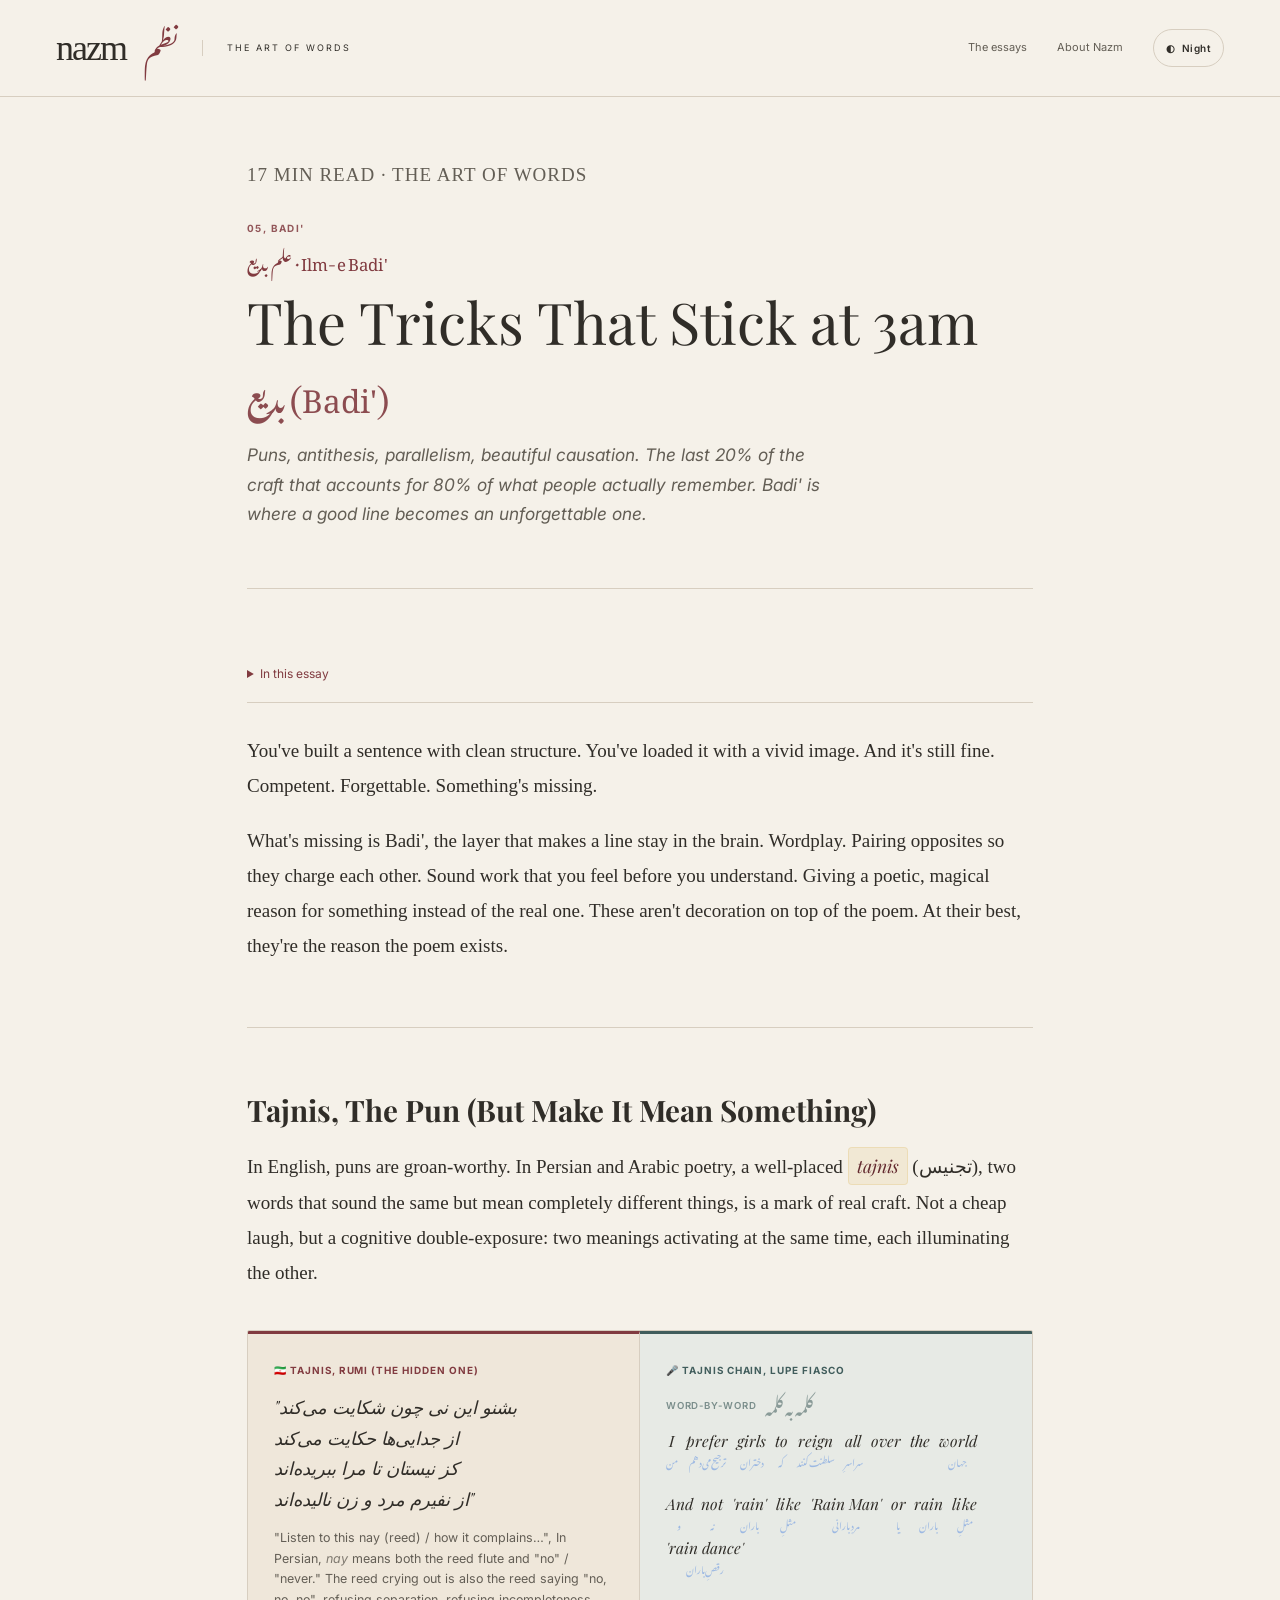
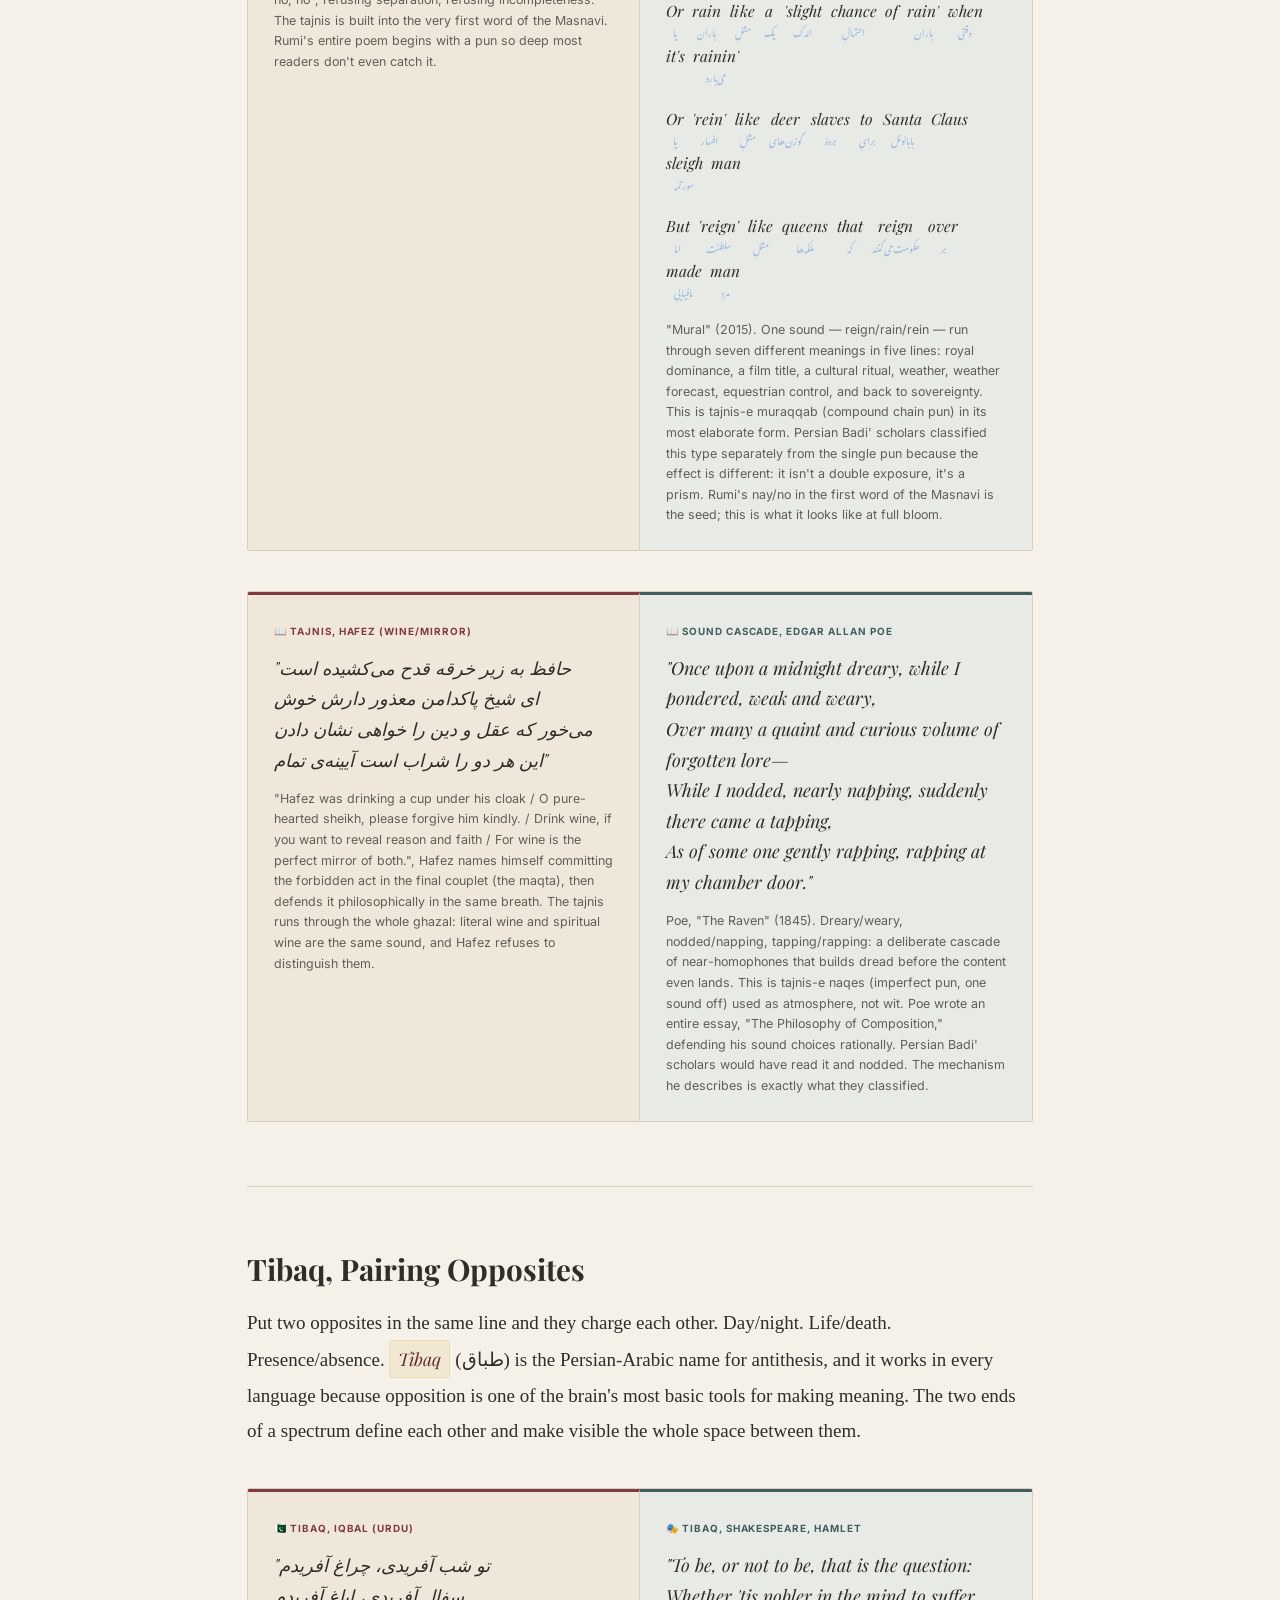
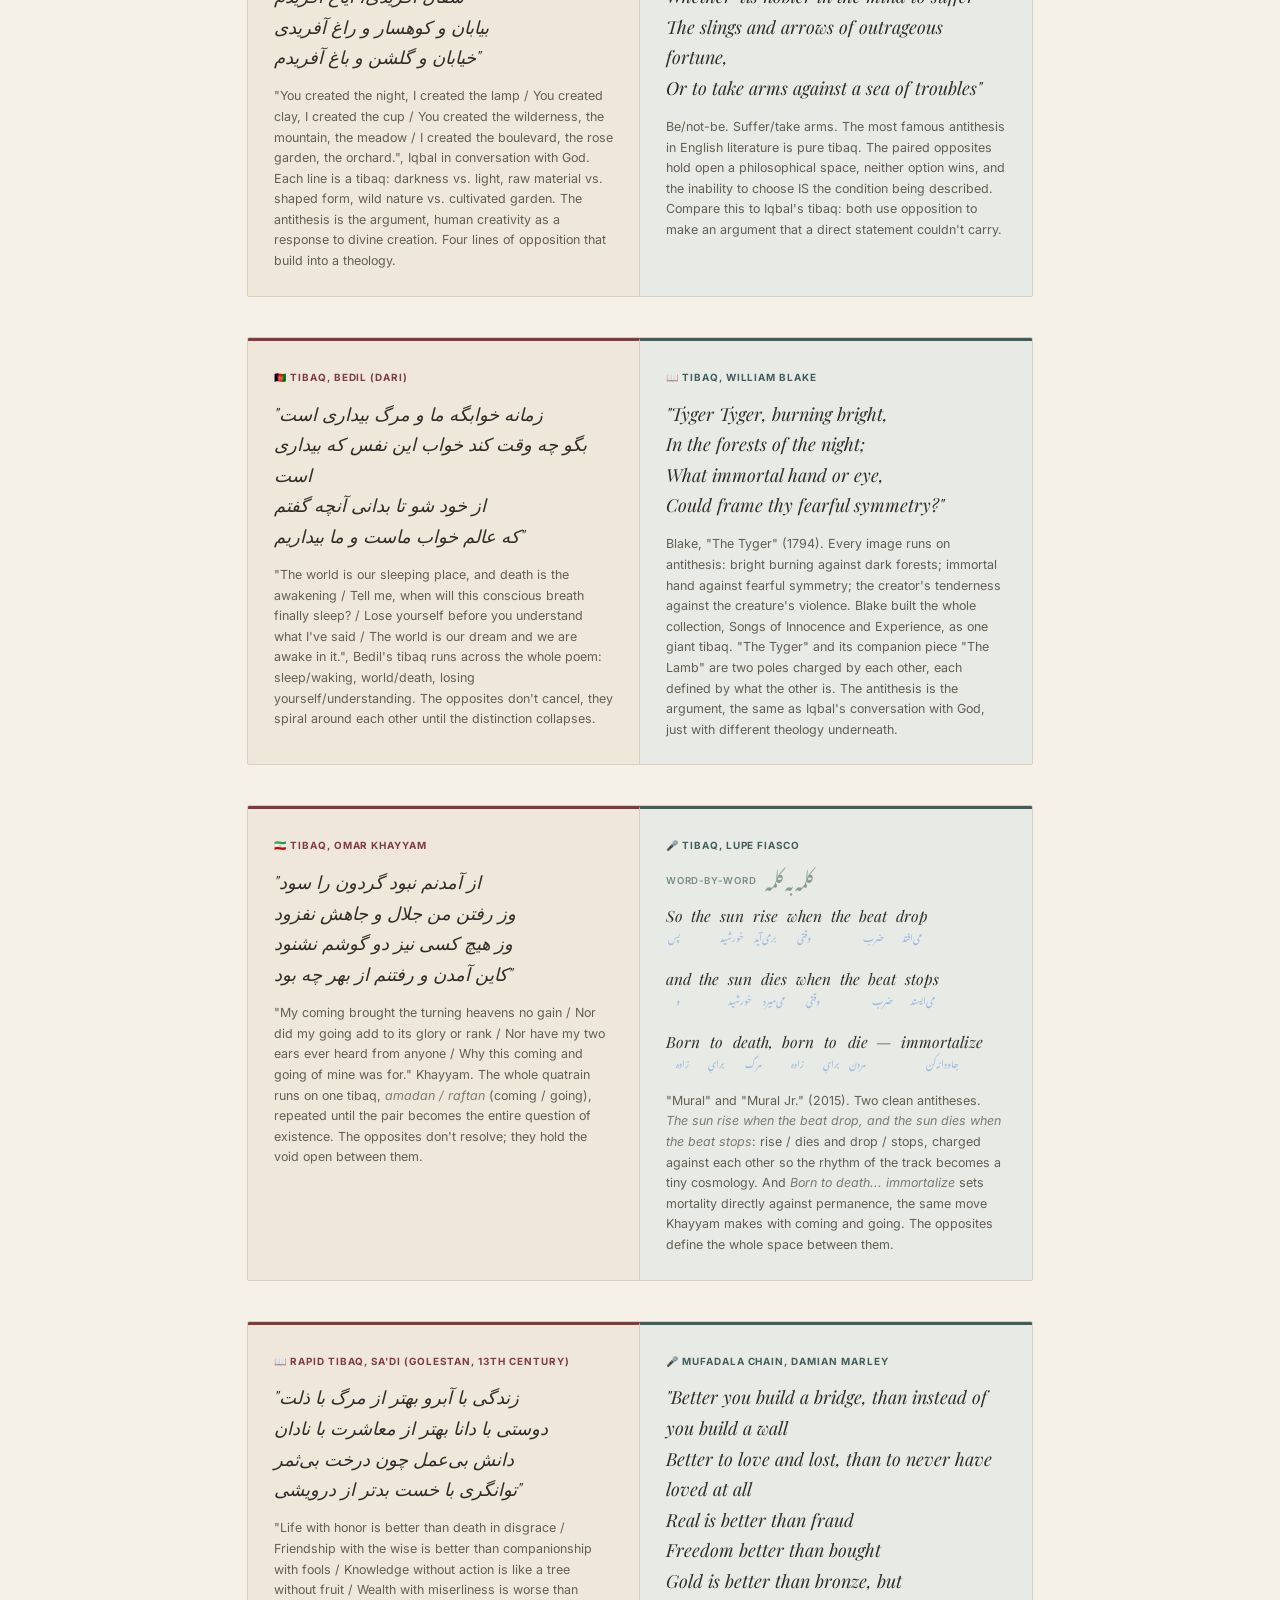
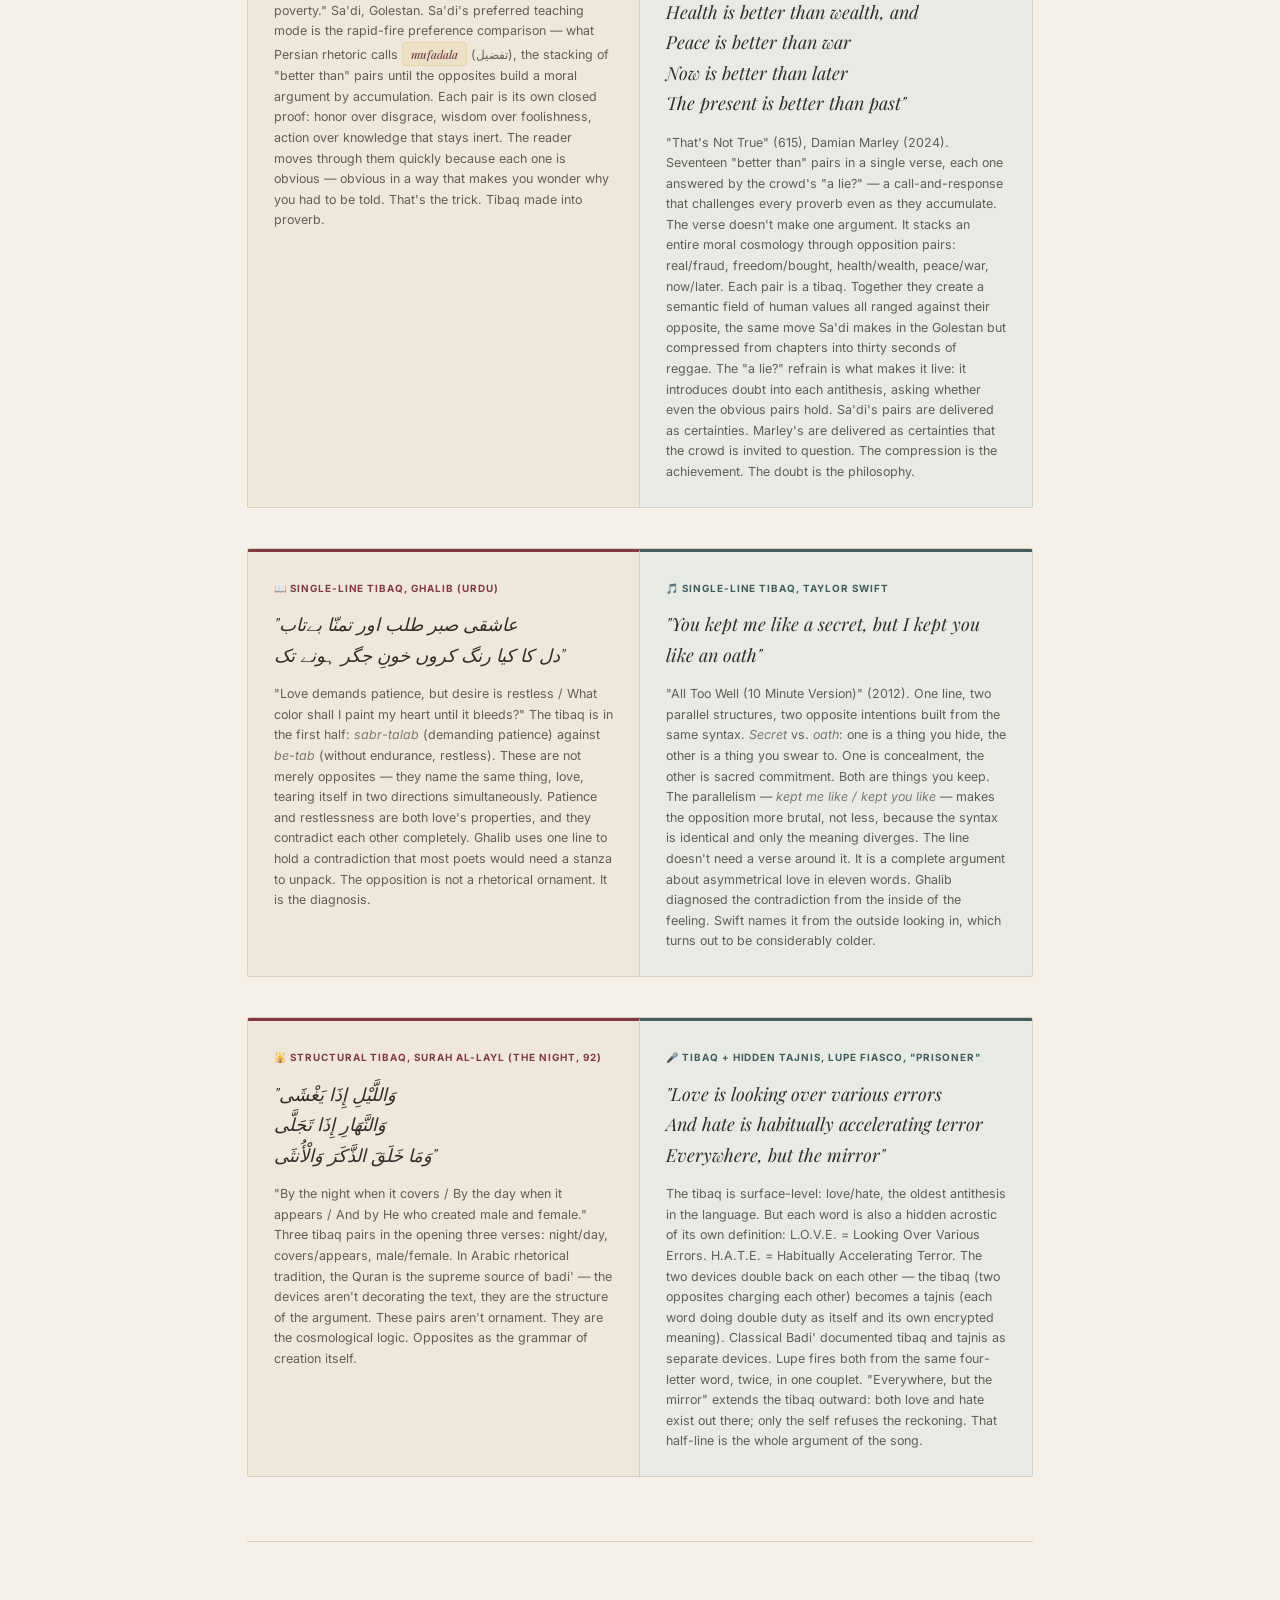
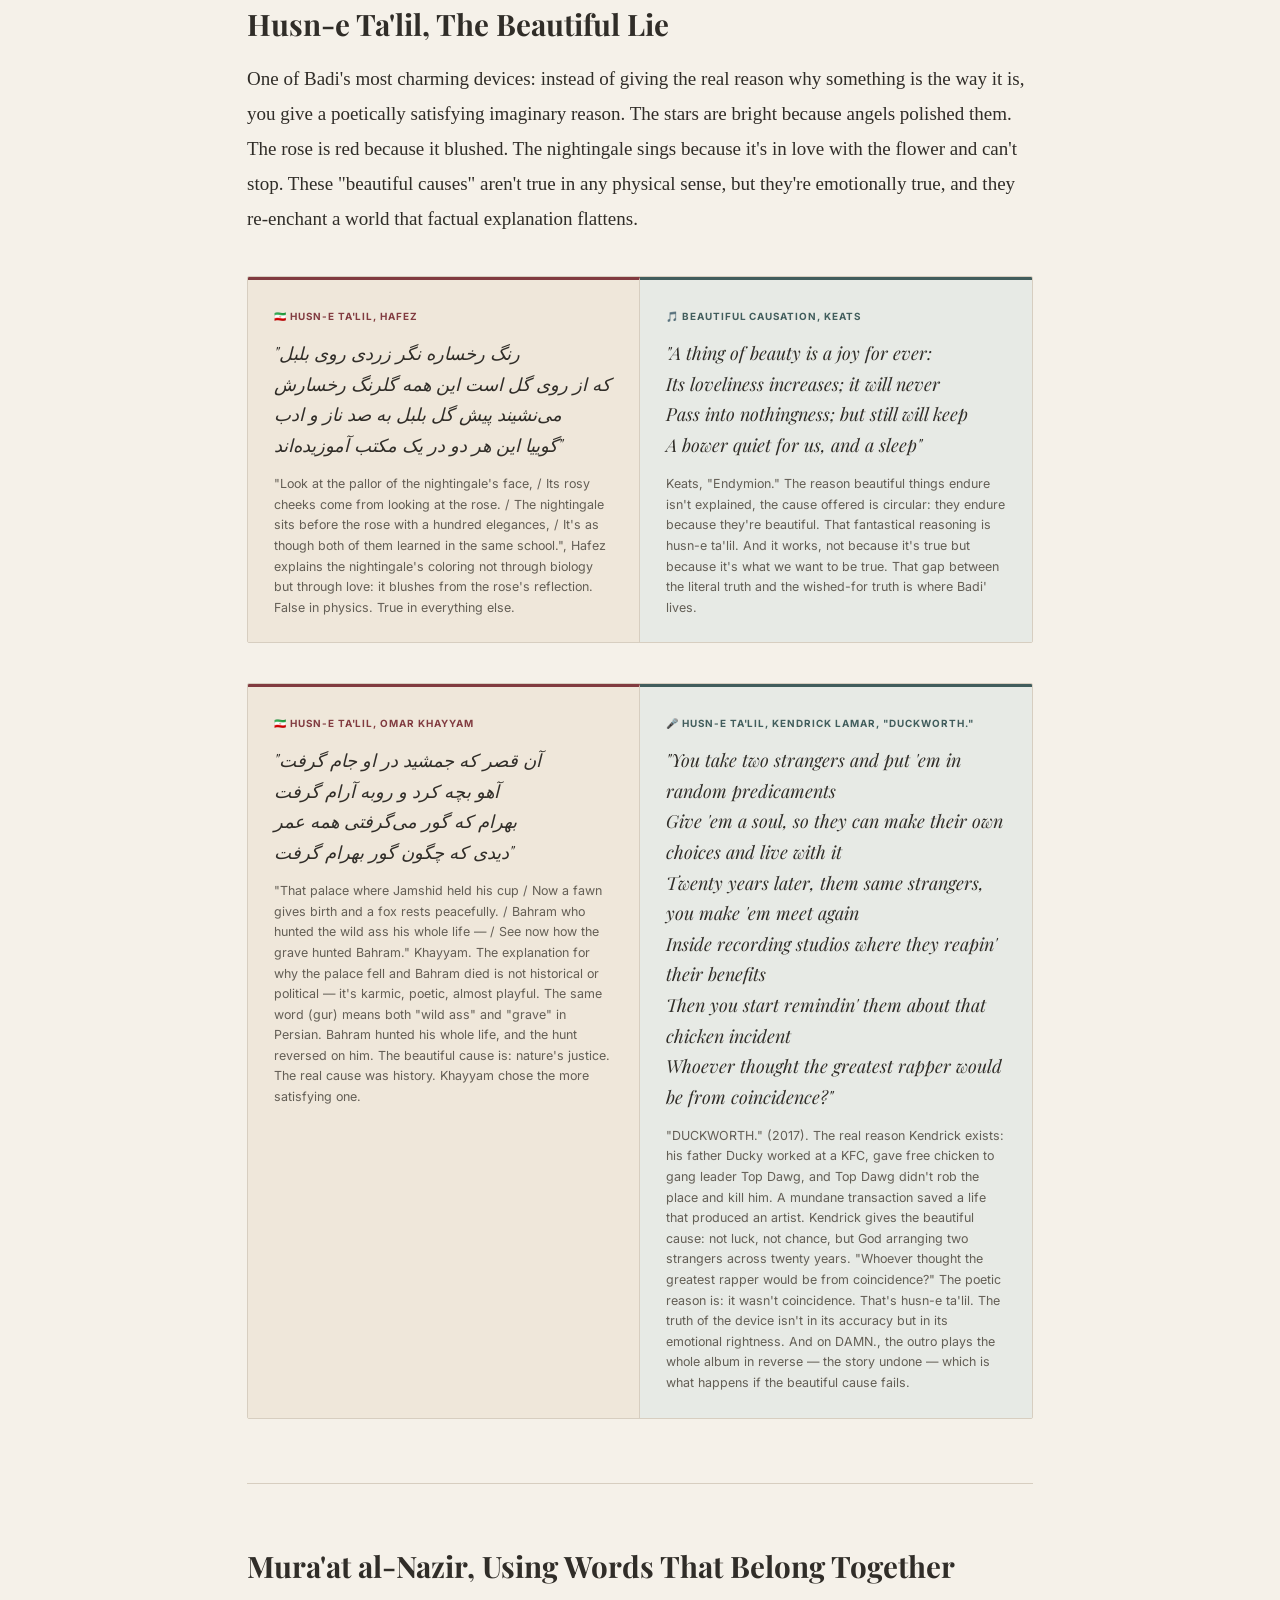
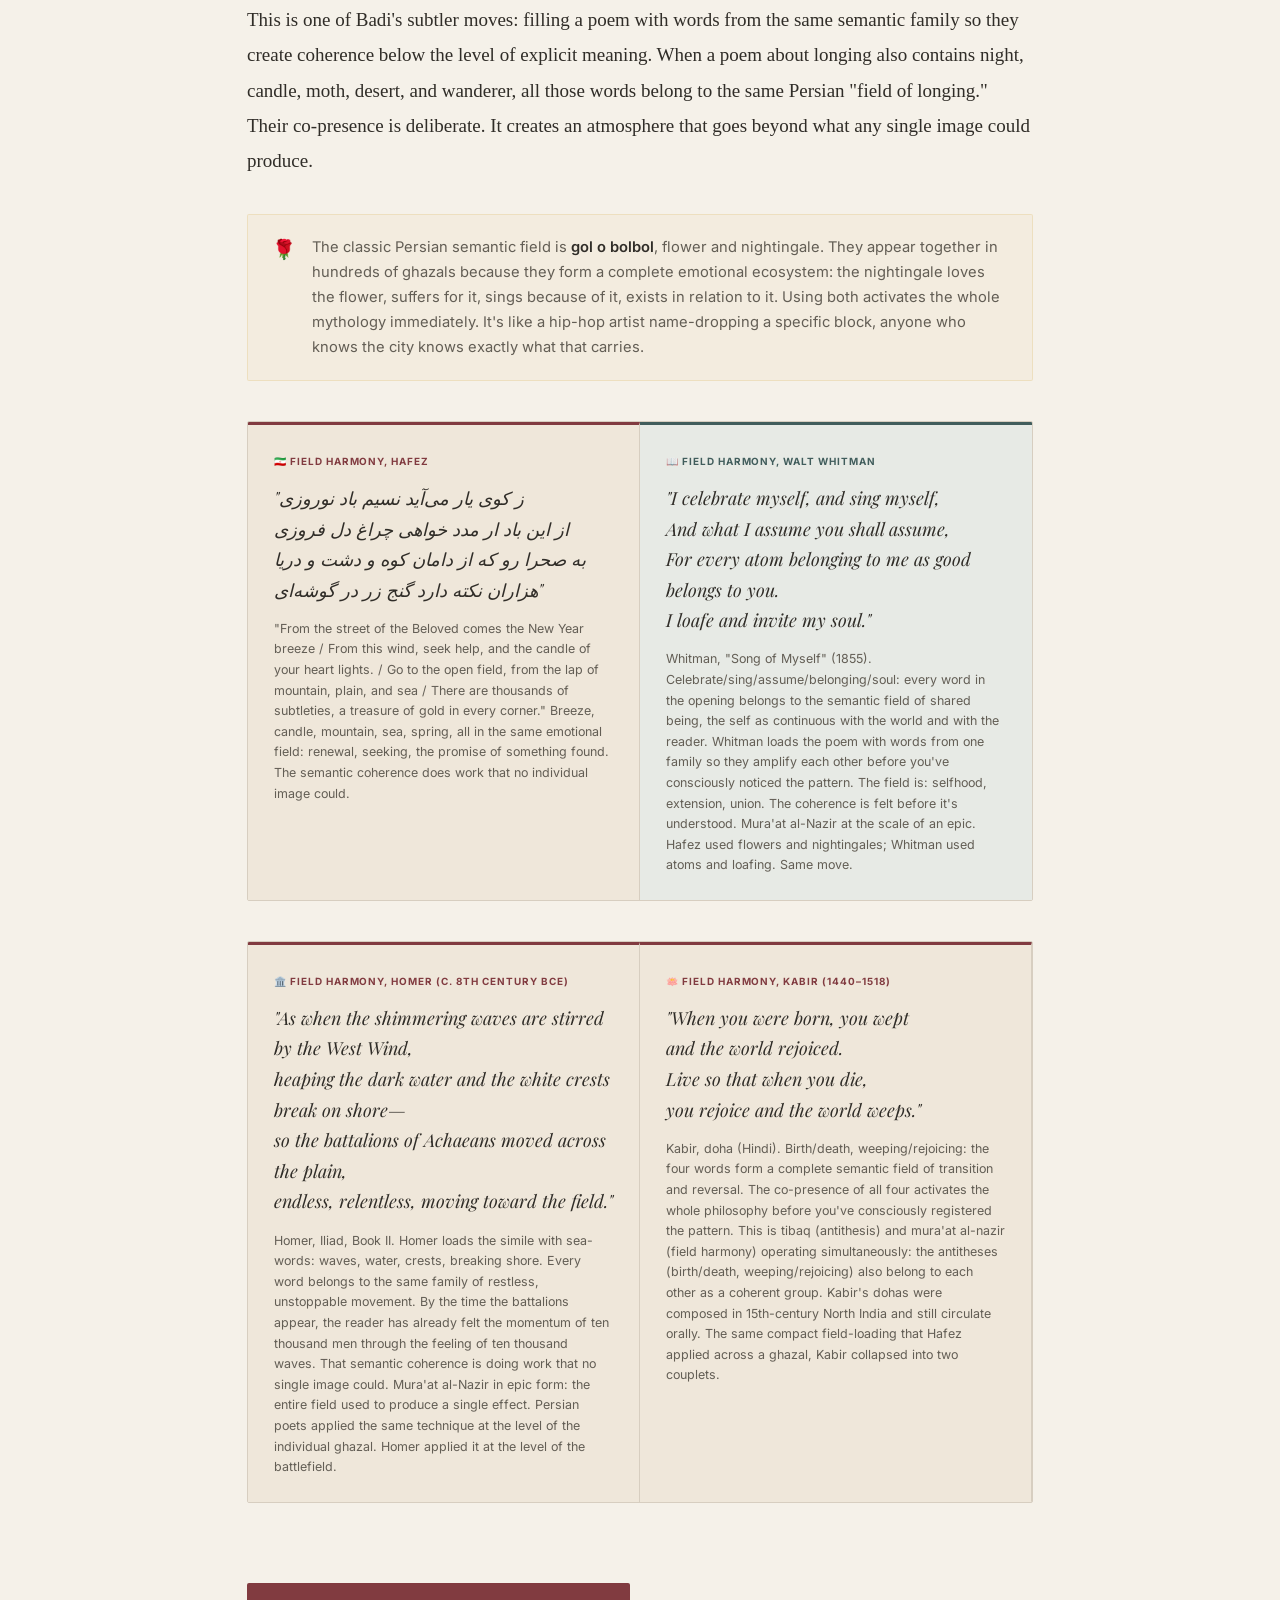
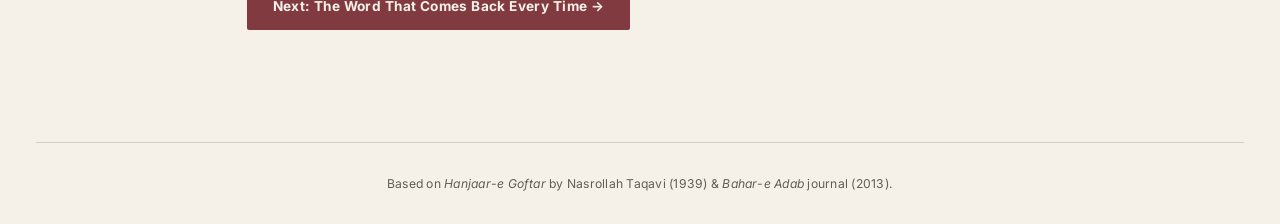
<file: articles/05-badi.html>
<!DOCTYPE html>
<html lang="en">
<head>
  <meta charset="UTF-8" />
  <meta name="viewport" content="width=device-width, initial-scale=1.0" />
  <title>The Tricks That Stick at 3am, The Art of Words</title>
  <link rel="stylesheet" href="../style.css?v=2" />
<link rel="stylesheet" href="../editorial.css"></head>
<body class="essay"><a class="skip-link" href="#main">Skip to content</a>
<div id="progress-bar"></div>
<nav aria-label="Main navigation"><div class="nav-inner"><a class="nav-brand" href="../index.html">nazm<span lang="fa" dir="rtl">نظم</span></a><span class="nav-caption">THE ART OF WORDS</span><div class="nav-actions"><a href="../index.html#chapters">The essays</a><a href="../index.html#about">About Nazm</a><button class="dark-toggle" id="darkBtn" onclick="toggleDark()" aria-label="Switch color theme"><span class="icon" aria-hidden="true">◐</span> <span id="darkLabel">Night</span></button></div></div></nav>


<main class="page-wrapper" id="main">
  <div class="page-header">
    <div class="page-tag">05, Badi'</div>
  <span class="page-tag-farsi" lang="fa">علم بدیع · Ilm-e Badi'</span>
    <h1>The Tricks That Stick at 3am<br><span class='farsi-title'>بدیع (Badi')</span></h1>
    <p class="subtitle">Puns, antithesis, parallelism, beautiful causation. The last 20% of the craft that accounts for 80% of what people actually remember. Badi' is where a good line becomes an unforgettable one.</p>
  </div>

  <p>You've built a sentence with clean structure. You've loaded it with a vivid image. And it's still fine. Competent. Forgettable. Something's missing.</p>
  <p>What's missing is Badi', the layer that makes a line stay in the brain. Wordplay. Pairing opposites so they charge each other. Sound work that you feel before you understand. Giving a poetic, magical reason for something instead of the real one. These aren't decoration on top of the poem. At their best, they're the reason the poem exists.</p>

  <hr class="divider" />

  <h2>Tajnis, The Pun (But Make It Mean Something)</h2>

  <p>In English, puns are groan-worthy. In Persian and Arabic poetry, a well-placed <span class="term">tajnis</span> (تجنیس), two words that sound the same but mean completely different things, is a mark of real craft. Not a cheap laugh, but a cognitive double-exposure: two meanings activating at the same time, each illuminating the other.</p>

  <div class="compare-grid">
    <div class="compare-card east">
      <div class="compare-label">🇮🇷 Tajnis, Rumi (the hidden one)</div>
      <blockquote>"بشنو این نی چون شکایت می‌کند<br>از جدایی‌ها حکایت می‌کند<br>کز نیستان تا مرا ببریده‌اند<br>از نفیرم مرد و زن نالیده‌اند"</blockquote>
      <div class="source">"Listen to this nay (reed) / how it complains…", In Persian, <em>nay</em> means both the reed flute and "no" / "never." The reed crying out is also the reed saying "no, no, no", refusing separation, refusing incompleteness. The tajnis is built into the very first word of the Masnavi. Rumi's entire poem begins with a pun so deep most readers don't even catch it.</div>
    </div>
    <div class="compare-card west">
      <div class="compare-label">🎤 Tajnis Chain, Lupe Fiasco</div>
      <div class="gloss-note">Word-by-word <span lang="fa">کلمه به کلمه</span></div>
      <div class="gloss-quote">
        <div class="gline"><span class="gw"><span class="we">I</span><span class="wf">من</span></span><span class="gw"><span class="we">prefer</span><span class="wf">ترجیح‌می‌دهم</span></span><span class="gw"><span class="we">girls</span><span class="wf">دختران</span></span><span class="gw"><span class="we">to</span><span class="wf">که</span></span><span class="gw"><span class="we">reign</span><span class="wf">سلطنت‌کنند</span></span><span class="gw"><span class="we">all</span><span class="wf">سراسرِ</span></span><span class="gw"><span class="we">over</span><span class="wf">ـ</span></span><span class="gw"><span class="we">the</span><span class="wf">ـ</span></span><span class="gw"><span class="we">world</span><span class="wf">جهان</span></span></div>
        <div class="gline"><span class="gw"><span class="we">And</span><span class="wf">و</span></span><span class="gw"><span class="we">not</span><span class="wf">نه</span></span><span class="gw"><span class="we">'rain'</span><span class="wf">باران</span></span><span class="gw"><span class="we">like</span><span class="wf">مثلِ</span></span><span class="gw"><span class="we">'Rain Man'</span><span class="wf">مردِ‌بارانی</span></span><span class="gw"><span class="we">or</span><span class="wf">یا</span></span><span class="gw"><span class="we">rain</span><span class="wf">باران</span></span><span class="gw"><span class="we">like</span><span class="wf">مثلِ</span></span><span class="gw"><span class="we">'rain dance'</span><span class="wf">رقصِ‌باران</span></span></div>
        <div class="gline"><span class="gw"><span class="we">Or</span><span class="wf">یا</span></span><span class="gw"><span class="we">rain</span><span class="wf">باران</span></span><span class="gw"><span class="we">like</span><span class="wf">مثلِ</span></span><span class="gw"><span class="we">a</span><span class="wf">یک</span></span><span class="gw"><span class="we">'slight</span><span class="wf">اندک</span></span><span class="gw"><span class="we">chance</span><span class="wf">احتمالِ</span></span><span class="gw"><span class="we">of</span><span class="wf">ـ</span></span><span class="gw"><span class="we">rain'</span><span class="wf">باران</span></span><span class="gw"><span class="we">when</span><span class="wf">وقتی</span></span><span class="gw"><span class="we">it's</span><span class="wf">ـ</span></span><span class="gw"><span class="we">rainin'</span><span class="wf">می‌بارد</span></span></div>
        <div class="gline"><span class="gw"><span class="we">Or</span><span class="wf">یا</span></span><span class="gw"><span class="we">'rein'</span><span class="wf">افسار</span></span><span class="gw"><span class="we">like</span><span class="wf">مثلِ</span></span><span class="gw"><span class="we">deer</span><span class="wf">گوزن‌های</span></span><span class="gw"><span class="we">slaves</span><span class="wf">بردهٔ</span></span><span class="gw"><span class="we">to</span><span class="wf">برایِ</span></span><span class="gw"><span class="we">Santa</span><span class="wf">بابانوئل</span></span><span class="gw"><span class="we">Claus</span><span class="wf">ـ</span></span><span class="gw"><span class="we">sleigh</span><span class="wf">سورتمه</span></span><span class="gw"><span class="we">man</span><span class="wf">ـ</span></span></div>
        <div class="gline"><span class="gw"><span class="we">But</span><span class="wf">اما</span></span><span class="gw"><span class="we">'reign'</span><span class="wf">سلطنت</span></span><span class="gw"><span class="we">like</span><span class="wf">مثلِ</span></span><span class="gw"><span class="we">queens</span><span class="wf">ملکه‌ها</span></span><span class="gw"><span class="we">that</span><span class="wf">که</span></span><span class="gw"><span class="we">reign</span><span class="wf">حکومت‌می‌کنند</span></span><span class="gw"><span class="we">over</span><span class="wf">بر</span></span><span class="gw"><span class="we">made</span><span class="wf">مافیاییِ</span></span><span class="gw"><span class="we">man</span><span class="wf">مرد</span></span></div>
      </div>
      <div class="source">"Mural" (2015). One sound — reign/rain/rein — run through seven different meanings in five lines: royal dominance, a film title, a cultural ritual, weather, weather forecast, equestrian control, and back to sovereignty. This is tajnis-e muraqqab (compound chain pun) in its most elaborate form. Persian Badi' scholars classified this type separately from the single pun because the effect is different: it isn't a double exposure, it's a prism. Rumi's nay/no in the first word of the Masnavi is the seed; this is what it looks like at full bloom.</div>
    </div>
  </div>

  <div class="compare-grid">
    <div class="compare-card east">
      <div class="compare-label">📖 Tajnis, Hafez (wine/mirror)</div>
      <blockquote>"حافظ به زیر خرقه قدح می‌کشیده است<br>ای شیخ پاکدامن معذور دارش خوش<br>می‌خور که عقل و دین را خواهی نشان دادن<br>این هر دو را شراب است آیینه‌ی تمام"</blockquote>
      <div class="source">"Hafez was drinking a cup under his cloak / O pure-hearted sheikh, please forgive him kindly. / Drink wine, if you want to reveal reason and faith / For wine is the perfect mirror of both.", Hafez names himself committing the forbidden act in the final couplet (the maqta), then defends it philosophically in the same breath. The tajnis runs through the whole ghazal: literal wine and spiritual wine are the same sound, and Hafez refuses to distinguish them.</div>
    </div>
    <div class="compare-card west">
      <div class="compare-label">📖 Sound Cascade, Edgar Allan Poe</div>
      <blockquote>"Once upon a midnight dreary, while I pondered, weak and weary,<br>Over many a quaint and curious volume of forgotten lore—<br>While I nodded, nearly napping, suddenly there came a tapping,<br>As of some one gently rapping, rapping at my chamber door."</blockquote>
      <div class="source">Poe, "The Raven" (1845). Dreary/weary, nodded/napping, tapping/rapping: a deliberate cascade of near-homophones that builds dread before the content even lands. This is tajnis-e naqes (imperfect pun, one sound off) used as atmosphere, not wit. Poe wrote an entire essay, "The Philosophy of Composition," defending his sound choices rationally. Persian Badi' scholars would have read it and nodded. The mechanism he describes is exactly what they classified.</div>
    </div>
  </div>

  <hr class="divider" />

  <h2>Tibaq, Pairing Opposites</h2>

  <p>Put two opposites in the same line and they charge each other. Day/night. Life/death. Presence/absence. <span class="term">Tibaq</span> (طباق) is the Persian-Arabic name for antithesis, and it works in every language because opposition is one of the brain's most basic tools for making meaning. The two ends of a spectrum define each other and make visible the whole space between them.</p>

  <div class="compare-grid">
    <div class="compare-card east">
      <div class="compare-label">🇵🇰 Tibaq, Iqbal (Urdu)</div>
      <blockquote>"تو شب آفریدی، چراغ آفریدم<br>سفال آفریدی، ایاغ آفریدم<br>بیابان و کوهسار و راغ آفریدی<br>خیابان و گلشن و باغ آفریدم"</blockquote>
      <div class="source">"You created the night, I created the lamp / You created clay, I created the cup / You created the wilderness, the mountain, the meadow / I created the boulevard, the rose garden, the orchard.", Iqbal in conversation with God. Each line is a tibaq: darkness vs. light, raw material vs. shaped form, wild nature vs. cultivated garden. The antithesis is the argument, human creativity as a response to divine creation. Four lines of opposition that build into a theology.</div>
    </div>
    <div class="compare-card west">
      <div class="compare-label">🎭 Tibaq, Shakespeare, Hamlet</div>
      <blockquote>"To be, or not to be, that is the question:<br>Whether 'tis nobler in the mind to suffer<br>The slings and arrows of outrageous fortune,<br>Or to take arms against a sea of troubles"</blockquote>
      <div class="source">Be/not-be. Suffer/take arms. The most famous antithesis in English literature is pure tibaq. The paired opposites hold open a philosophical space, neither option wins, and the inability to choose IS the condition being described. Compare this to Iqbal's tibaq: both use opposition to make an argument that a direct statement couldn't carry.</div>
    </div>
  </div>

  <div class="compare-grid">
    <div class="compare-card east">
      <div class="compare-label">🇦🇫 Tibaq, Bedil (Dari)</div>
      <blockquote>"زمانه خوابگه ما و مرگ بیداری است<br>بگو چه وقت کند خواب این نفس که بیداری است<br>از خود شو تا بدانی آنچه گفتم<br>که عالم خواب ماست و ما بیداریم"</blockquote>
      <div class="source">"The world is our sleeping place, and death is the awakening / Tell me, when will this conscious breath finally sleep? / Lose yourself before you understand what I've said / The world is our dream and we are awake in it.", Bedil's tibaq runs across the whole poem: sleep/waking, world/death, losing yourself/understanding. The opposites don't cancel, they spiral around each other until the distinction collapses.</div>
    </div>
    <div class="compare-card west">
      <div class="compare-label">📖 Tibaq, William Blake</div>
      <blockquote>"Tyger Tyger, burning bright,<br>In the forests of the night;<br>What immortal hand or eye,<br>Could frame thy fearful symmetry?"</blockquote>
      <div class="source">Blake, "The Tyger" (1794). Every image runs on antithesis: bright burning against dark forests; immortal hand against fearful symmetry; the creator's tenderness against the creature's violence. Blake built the whole collection, Songs of Innocence and Experience, as one giant tibaq. "The Tyger" and its companion piece "The Lamb" are two poles charged by each other, each defined by what the other is. The antithesis is the argument, the same as Iqbal's conversation with God, just with different theology underneath.</div>
    </div>
  </div>

  <div class="compare-grid">
    <div class="compare-card east">
      <div class="compare-label">🇮🇷 Tibaq, Omar Khayyam</div>
      <blockquote>"از آمدنم نبود گردون را سود<br>وز رفتن من جلال و جاهش نفزود<br>وز هیچ کسی نیز دو گوشم نشنود<br>کاین آمدن و رفتنم از بهر چه بود"</blockquote>
      <div class="source">"My coming brought the turning heavens no gain / Nor did my going add to its glory or rank / Nor have my two ears ever heard from anyone / Why this coming and going of mine was for." Khayyam. The whole quatrain runs on one tibaq, <em>amadan / raftan</em> (coming / going), repeated until the pair becomes the entire question of existence. The opposites don't resolve; they hold the void open between them.</div>
    </div>
    <div class="compare-card west">
      <div class="compare-label">🎤 Tibaq, Lupe Fiasco</div>
      <div class="gloss-note">Word-by-word <span lang="fa">کلمه به کلمه</span></div>
      <div class="gloss-quote">
        <div class="gline"><span class="gw"><span class="we">So</span><span class="wf">پس</span></span><span class="gw"><span class="we">the</span><span class="wf">ـ</span></span><span class="gw"><span class="we">sun</span><span class="wf">خورشید</span></span><span class="gw"><span class="we">rise</span><span class="wf">برمی‌آید</span></span><span class="gw"><span class="we">when</span><span class="wf">وقتی</span></span><span class="gw"><span class="we">the</span><span class="wf">ـ</span></span><span class="gw"><span class="we">beat</span><span class="wf">ضرب</span></span><span class="gw"><span class="we">drop</span><span class="wf">می‌افتد</span></span></div>
        <div class="gline"><span class="gw"><span class="we">and</span><span class="wf">و</span></span><span class="gw"><span class="we">the</span><span class="wf">ـ</span></span><span class="gw"><span class="we">sun</span><span class="wf">خورشید</span></span><span class="gw"><span class="we">dies</span><span class="wf">می‌میرد</span></span><span class="gw"><span class="we">when</span><span class="wf">وقتی</span></span><span class="gw"><span class="we">the</span><span class="wf">ـ</span></span><span class="gw"><span class="we">beat</span><span class="wf">ضرب</span></span><span class="gw"><span class="we">stops</span><span class="wf">می‌ایستد</span></span></div>
        <div class="gline"><span class="gw"><span class="we">Born</span><span class="wf">زاده</span></span><span class="gw"><span class="we">to</span><span class="wf">برایِ</span></span><span class="gw"><span class="we">death,</span><span class="wf">مرگ</span></span><span class="gw"><span class="we">born</span><span class="wf">زاده</span></span><span class="gw"><span class="we">to</span><span class="wf">برایِ</span></span><span class="gw"><span class="we">die</span><span class="wf">مردن</span></span><span class="gw"><span class="we">—</span><span class="wf">ـ</span></span><span class="gw"><span class="we">immortalize</span><span class="wf">جاودانه‌کن</span></span></div>
      </div>
      <div class="source">"Mural" and "Mural Jr." (2015). Two clean antitheses. <em>The sun rise when the beat drop, and the sun dies when the beat stops</em>: rise / dies and drop / stops, charged against each other so the rhythm of the track becomes a tiny cosmology. And <em>Born to death... immortalize</em> sets mortality directly against permanence, the same move Khayyam makes with coming and going. The opposites define the whole space between them.</div>
    </div>
  </div>

  <div class="compare-grid">
    <div class="compare-card east">
      <div class="compare-label">📖 Rapid Tibaq, Sa'di (Golestan, 13th century)</div>
      <blockquote>"زندگی با آبرو بهتر از مرگ با ذلت<br>دوستی با دانا بهتر از معاشرت با نادان<br>دانش بی‌عمل چون درخت بی‌ثمر<br>توانگری با خست بدتر از درویشی"</blockquote>
      <div class="source">"Life with honor is better than death in disgrace / Friendship with the wise is better than companionship with fools / Knowledge without action is like a tree without fruit / Wealth with miserliness is worse than poverty." Sa'di, Golestan. Sa'di's preferred teaching mode is the rapid-fire preference comparison — what Persian rhetoric calls <span class="term">mufadala</span> (تفضیل), the stacking of "better than" pairs until the opposites build a moral argument by accumulation. Each pair is its own closed proof: honor over disgrace, wisdom over foolishness, action over knowledge that stays inert. The reader moves through them quickly because each one is obvious — obvious in a way that makes you wonder why you had to be told. That's the trick. Tibaq made into proverb.</div>
    </div>
    <div class="compare-card west">
      <div class="compare-label">🎤 Mufadala Chain, Damian Marley</div>
      <blockquote>"Better you build a bridge, than instead of you build a wall<br>Better to love and lost, than to never have loved at all<br>Real is better than fraud<br>Freedom better than bought<br>Gold is better than bronze, but<br>Health is better than wealth, and<br>Peace is better than war<br>Now is better than later<br>The present is better than past"</blockquote>
      <div class="source">"That's Not True" (615), Damian Marley (2024). Seventeen "better than" pairs in a single verse, each one answered by the crowd's "a lie?" — a call-and-response that challenges every proverb even as they accumulate. The verse doesn't make one argument. It stacks an entire moral cosmology through opposition pairs: real/fraud, freedom/bought, health/wealth, peace/war, now/later. Each pair is a tibaq. Together they create a semantic field of human values all ranged against their opposite, the same move Sa'di makes in the Golestan but compressed from chapters into thirty seconds of reggae. The "a lie?" refrain is what makes it live: it introduces doubt into each antithesis, asking whether even the obvious pairs hold. Sa'di's pairs are delivered as certainties. Marley's are delivered as certainties that the crowd is invited to question. The compression is the achievement. The doubt is the philosophy.</div>
    </div>
  </div>

  <div class="compare-grid">
    <div class="compare-card east">
      <div class="compare-label">📖 Single-Line Tibaq, Ghalib (Urdu)</div>
      <blockquote>"عاشقی صبر طلب اور تمنّا بے‌تاب<br>دل کا کیا رنگ کروں خونِ جگر ہونے تک"</blockquote>
      <div class="source">"Love demands patience, but desire is restless / What color shall I paint my heart until it bleeds?" The tibaq is in the first half: <em>sabr-talab</em> (demanding patience) against <em>be-tab</em> (without endurance, restless). These are not merely opposites — they name the same thing, love, tearing itself in two directions simultaneously. Patience and restlessness are both love's properties, and they contradict each other completely. Ghalib uses one line to hold a contradiction that most poets would need a stanza to unpack. The opposition is not a rhetorical ornament. It is the diagnosis.</div>
    </div>
    <div class="compare-card west">
      <div class="compare-label">🎵 Single-Line Tibaq, Taylor Swift</div>
      <blockquote>"You kept me like a secret, but I kept you like an oath"</blockquote>
      <div class="source">"All Too Well (10 Minute Version)" (2012). One line, two parallel structures, two opposite intentions built from the same syntax. <em>Secret</em> vs. <em>oath</em>: one is a thing you hide, the other is a thing you swear to. One is concealment, the other is sacred commitment. Both are things you keep. The parallelism — <em>kept me like / kept you like</em> — makes the opposition more brutal, not less, because the syntax is identical and only the meaning diverges. The line doesn't need a verse around it. It is a complete argument about asymmetrical love in eleven words. Ghalib diagnosed the contradiction from the inside of the feeling. Swift names it from the outside looking in, which turns out to be considerably colder.</div>
    </div>
  </div>

  <div class="compare-grid">
    <div class="compare-card east">
      <div class="compare-label">🕌 Structural Tibaq, Surah Al-Layl (The Night, 92)</div>
      <blockquote>"وَاللَّيْلِ إِذَا يَغْشَى<br>وَالنَّهَارِ إِذَا تَجَلَّى<br>وَمَا خَلَقَ الذَّكَرَ وَالْأُنثَى"</blockquote>
      <div class="source">"By the night when it covers / By the day when it appears / And by He who created male and female." Three tibaq pairs in the opening three verses: night/day, covers/appears, male/female. In Arabic rhetorical tradition, the Quran is the supreme source of badi' — the devices aren't decorating the text, they are the structure of the argument. These pairs aren't ornament. They are the cosmological logic. Opposites as the grammar of creation itself.</div>
    </div>
    <div class="compare-card west">
      <div class="compare-label">🎤 Tibaq + Hidden Tajnis, Lupe Fiasco, "Prisoner"</div>
      <blockquote>"Love is looking over various errors<br>And hate is habitually accelerating terror<br>Everywhere, but the mirror"</blockquote>
      <div class="source">The tibaq is surface-level: love/hate, the oldest antithesis in the language. But each word is also a hidden acrostic of its own definition: L.O.V.E. = Looking Over Various Errors. H.A.T.E. = Habitually Accelerating Terror. The two devices double back on each other — the tibaq (two opposites charging each other) becomes a tajnis (each word doing double duty as itself and its own encrypted meaning). Classical Badi' documented tibaq and tajnis as separate devices. Lupe fires both from the same four-letter word, twice, in one couplet. "Everywhere, but the mirror" extends the tibaq outward: both love and hate exist out there; only the self refuses the reckoning. That half-line is the whole argument of the song.</div>
    </div>
  </div>

  <hr class="divider" />

  <h2>Husn-e Ta'lil, The Beautiful Lie</h2>

  <p>One of Badi's most charming devices: instead of giving the real reason why something is the way it is, you give a poetically satisfying imaginary reason. The stars are bright because angels polished them. The rose is red because it blushed. The nightingale sings because it's in love with the flower and can't stop. These "beautiful causes" aren't true in any physical sense, but they're emotionally true, and they re-enchant a world that factual explanation flattens.</p>

  <div class="compare-grid">
    <div class="compare-card east">
      <div class="compare-label">🇮🇷 Husn-e Ta'lil, Hafez</div>
      <blockquote>"رنگ رخساره نگر زردی روی بلبل<br>که از روی گل است این همه گلرنگ رخسارش<br>می‌نشیند پیش گل بلبل به صد ناز و ادب<br>گوییا این هر دو در یک مکتب آموزیده‌اند"</blockquote>
      <div class="source">"Look at the pallor of the nightingale's face, / Its rosy cheeks come from looking at the rose. / The nightingale sits before the rose with a hundred elegances, / It's as though both of them learned in the same school.", Hafez explains the nightingale's coloring not through biology but through love: it blushes from the rose's reflection. False in physics. True in everything else.</div>
    </div>
    <div class="compare-card west">
      <div class="compare-label">🎵 Beautiful Causation, Keats</div>
      <blockquote>"A thing of beauty is a joy for ever:<br>Its loveliness increases; it will never<br>Pass into nothingness; but still will keep<br>A bower quiet for us, and a sleep"</blockquote>
      <div class="source">Keats, "Endymion." The reason beautiful things endure isn't explained, the cause offered is circular: they endure because they're beautiful. That fantastical reasoning is husn-e ta'lil. And it works, not because it's true but because it's what we want to be true. That gap between the literal truth and the wished-for truth is where Badi' lives.</div>
    </div>
  </div>

  <div class="compare-grid">
    <div class="compare-card east">
      <div class="compare-label">🇮🇷 Husn-e Ta'lil, Omar Khayyam</div>
      <blockquote>"آن قصر که جمشید در او جام گرفت<br>آهو بچه کرد و روبه آرام گرفت<br>بهرام که گور می‌گرفتی همه عمر<br>دیدی که چگون گور بهرام گرفت"</blockquote>
      <div class="source">"That palace where Jamshid held his cup / Now a fawn gives birth and a fox rests peacefully. / Bahram who hunted the wild ass his whole life — / See now how the grave hunted Bahram." Khayyam. The explanation for why the palace fell and Bahram died is not historical or political — it's karmic, poetic, almost playful. The same word (gur) means both "wild ass" and "grave" in Persian. Bahram hunted his whole life, and the hunt reversed on him. The beautiful cause is: nature's justice. The real cause was history. Khayyam chose the more satisfying one.</div>
    </div>
    <div class="compare-card west">
      <div class="compare-label">🎤 Husn-e Ta'lil, Kendrick Lamar, "DUCKWORTH."</div>
      <blockquote>"You take two strangers and put 'em in random predicaments<br>Give 'em a soul, so they can make their own choices and live with it<br>Twenty years later, them same strangers, you make 'em meet again<br>Inside recording studios where they reapin' their benefits<br>Then you start remindin' them about that chicken incident<br>Whoever thought the greatest rapper would be from coincidence?"</blockquote>
      <div class="source">"DUCKWORTH." (2017). The real reason Kendrick exists: his father Ducky worked at a KFC, gave free chicken to gang leader Top Dawg, and Top Dawg didn't rob the place and kill him. A mundane transaction saved a life that produced an artist. Kendrick gives the beautiful cause: not luck, not chance, but God arranging two strangers across twenty years. "Whoever thought the greatest rapper would be from coincidence?" The poetic reason is: it wasn't coincidence. That's husn-e ta'lil. The truth of the device isn't in its accuracy but in its emotional rightness. And on DAMN., the outro plays the whole album in reverse — the story undone — which is what happens if the beautiful cause fails.</div>
    </div>
  </div>

  <hr class="divider" />

  <h2>Mura'at al-Nazir, Using Words That Belong Together</h2>

  <p>This is one of Badi's subtler moves: filling a poem with words from the same semantic family so they create coherence below the level of explicit meaning. When a poem about longing also contains night, candle, moth, desert, and wanderer, all those words belong to the same Persian "field of longing." Their co-presence is deliberate. It creates an atmosphere that goes beyond what any single image could produce.</p>

  <div class="callout">
    <span class="callout-icon">🌹</span>
    <p>The classic Persian semantic field is <strong>gol o bolbol</strong>, flower and nightingale. They appear together in hundreds of ghazals because they form a complete emotional ecosystem: the nightingale loves the flower, suffers for it, sings because of it, exists in relation to it. Using both activates the whole mythology immediately. It's like a hip-hop artist name-dropping a specific block, anyone who knows the city knows exactly what that carries.</p>
  </div>

  <div class="compare-grid">
    <div class="compare-card east">
      <div class="compare-label">🇮🇷 Field Harmony, Hafez</div>
      <blockquote>"ز کوی یار می‌آید نسیم باد نوروزی<br>از این باد ار مدد خواهی چراغ دل فروزی<br>به صحرا رو که از دامان کوه و دشت و دریا<br>هزاران نکته دارد گنج زر در گوشه‌ای"</blockquote>
      <div class="source">"From the street of the Beloved comes the New Year breeze / From this wind, seek help, and the candle of your heart lights. / Go to the open field, from the lap of mountain, plain, and sea / There are thousands of subtleties, a treasure of gold in every corner." Breeze, candle, mountain, sea, spring, all in the same emotional field: renewal, seeking, the promise of something found. The semantic coherence does work that no individual image could.</div>
    </div>
    <div class="compare-card west">
      <div class="compare-label">📖 Field Harmony, Walt Whitman</div>
      <blockquote>"I celebrate myself, and sing myself,<br>And what I assume you shall assume,<br>For every atom belonging to me as good belongs to you.<br>I loafe and invite my soul."</blockquote>
      <div class="source">Whitman, "Song of Myself" (1855). Celebrate/sing/assume/belonging/soul: every word in the opening belongs to the semantic field of shared being, the self as continuous with the world and with the reader. Whitman loads the poem with words from one family so they amplify each other before you've consciously noticed the pattern. The field is: selfhood, extension, union. The coherence is felt before it's understood. Mura'at al-Nazir at the scale of an epic. Hafez used flowers and nightingales; Whitman used atoms and loafing. Same move.</div>
    </div>
  </div>

  <div class="compare-grid">
    <div class="compare-card east">
      <div class="compare-label">🏛️ Field Harmony, Homer (c. 8th century BCE)</div>
      <blockquote>"As when the shimmering waves are stirred by the West Wind,<br>heaping the dark water and the white crests break on shore—<br>so the battalions of Achaeans moved across the plain,<br>endless, relentless, moving toward the field."</blockquote>
      <div class="source">Homer, Iliad, Book II. Homer loads the simile with sea-words: waves, water, crests, breaking shore. Every word belongs to the same family of restless, unstoppable movement. By the time the battalions appear, the reader has already felt the momentum of ten thousand men through the feeling of ten thousand waves. That semantic coherence is doing work that no single image could. Mura'at al-Nazir in epic form: the entire field used to produce a single effect. Persian poets applied the same technique at the level of the individual ghazal. Homer applied it at the level of the battlefield.</div>
    </div>
    <div class="compare-card east">
      <div class="compare-label">🪷 Field Harmony, Kabir (1440–1518)</div>
      <blockquote>"When you were born, you wept<br>and the world rejoiced.<br>Live so that when you die,<br>you rejoice and the world weeps."</blockquote>
      <div class="source">Kabir, doha (Hindi). Birth/death, weeping/rejoicing: the four words form a complete semantic field of transition and reversal. The co-presence of all four activates the whole philosophy before you've consciously registered the pattern. This is tibaq (antithesis) and mura'at al-nazir (field harmony) operating simultaneously: the antitheses (birth/death, weeping/rejoicing) also belong to each other as a coherent group. Kabir's dohas were composed in 15th-century North India and still circulate orally. The same compact field-loading that Hafez applied across a ghazal, Kabir collapsed into two couplets.</div>
    </div>
  </div>

  <a href="06-radif.html" class="btn">Next: The Word That Comes Back Every Time →</a>
</main>

<footer>Based on <em>Hanjaar-e Goftar</em> by Nasrollah Taqavi (1939) &amp; <em>Bahar-e Adab</em> journal (2013).</footer>
<script src="../anim.js"></script>
</body>
</html>
</file>
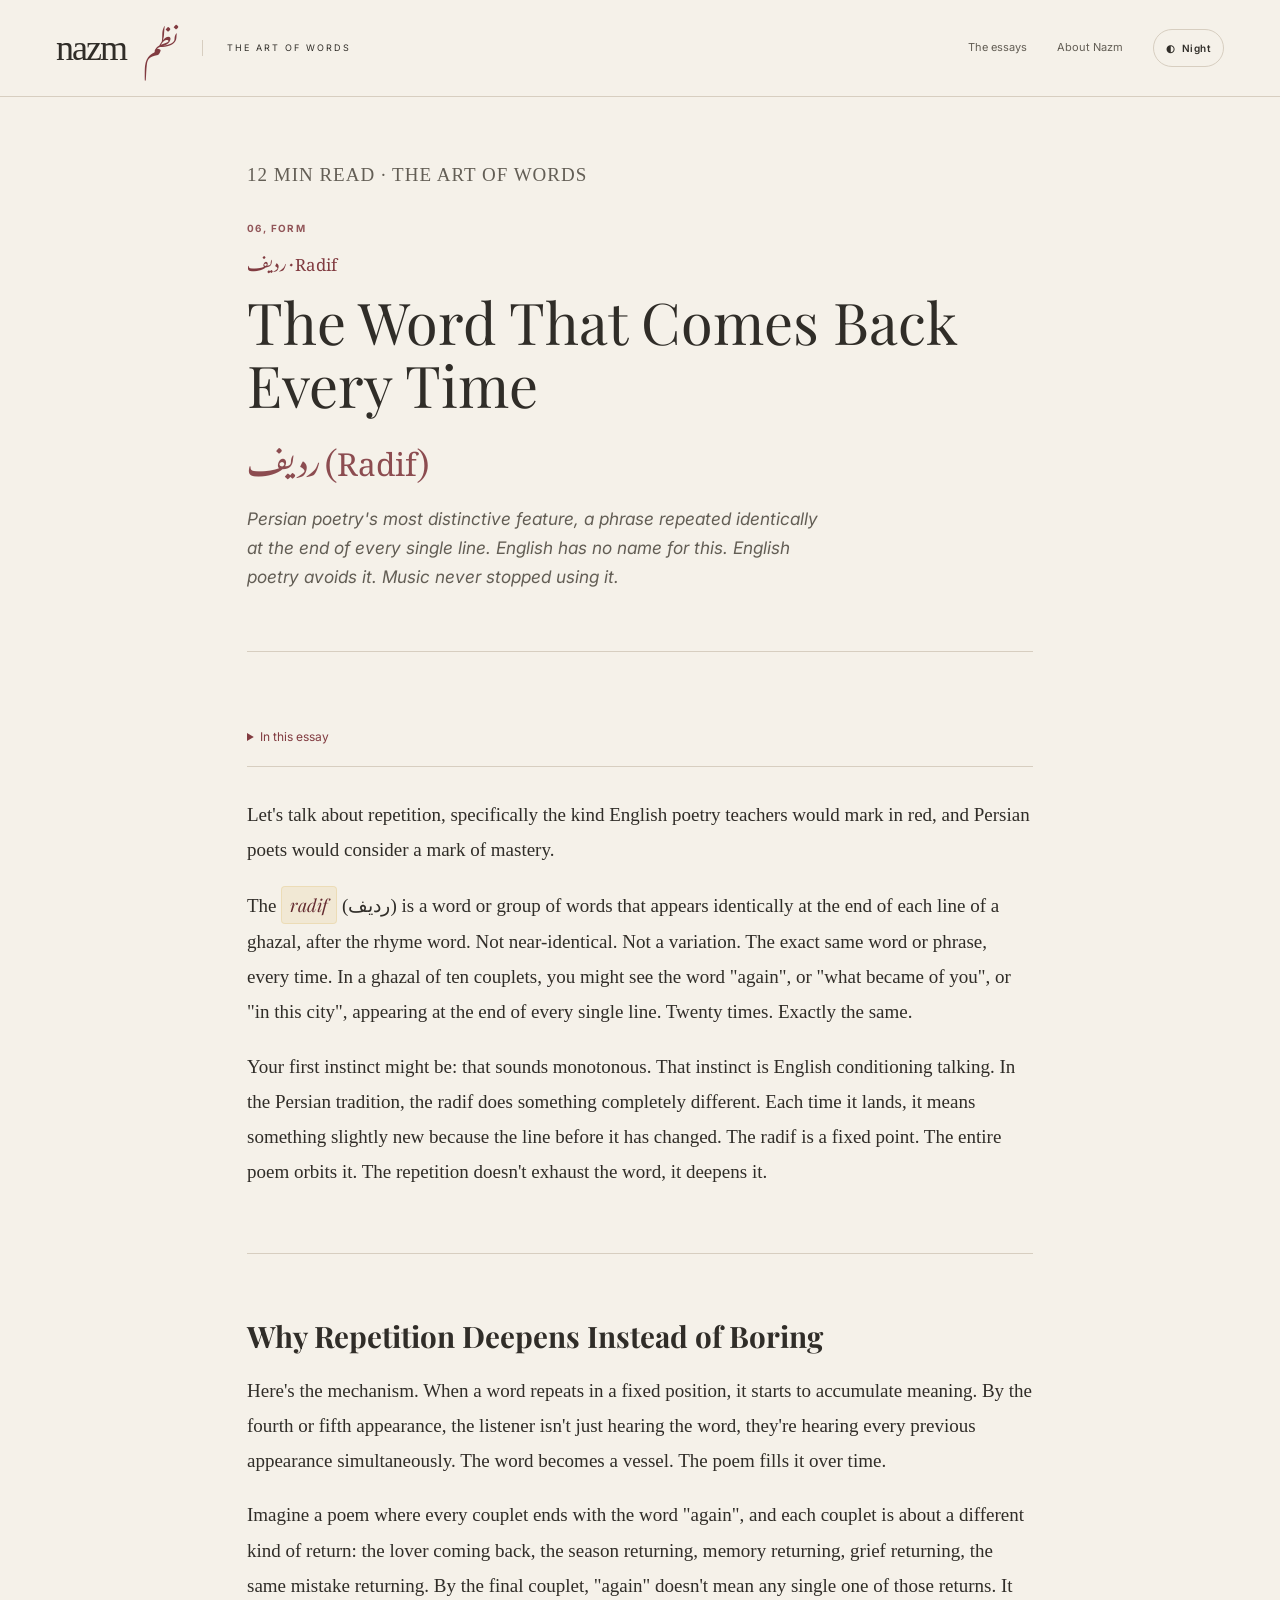
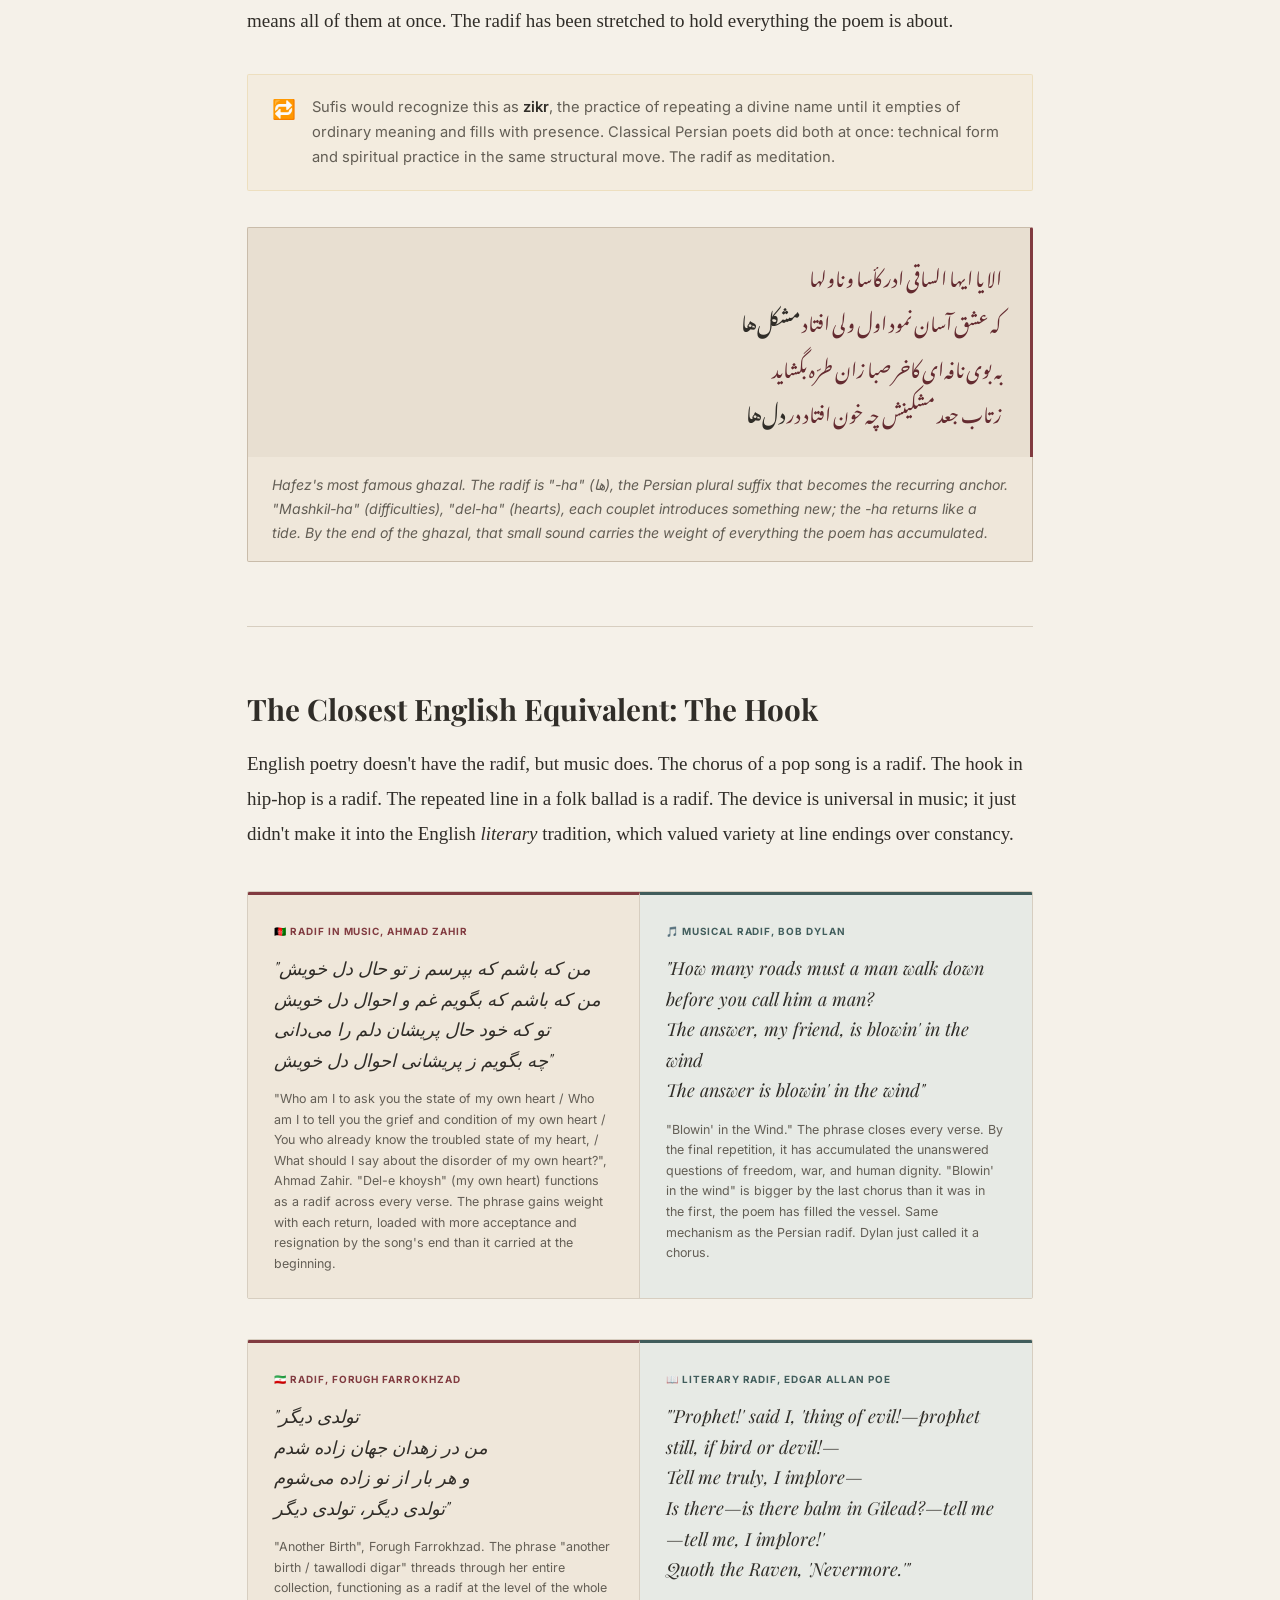
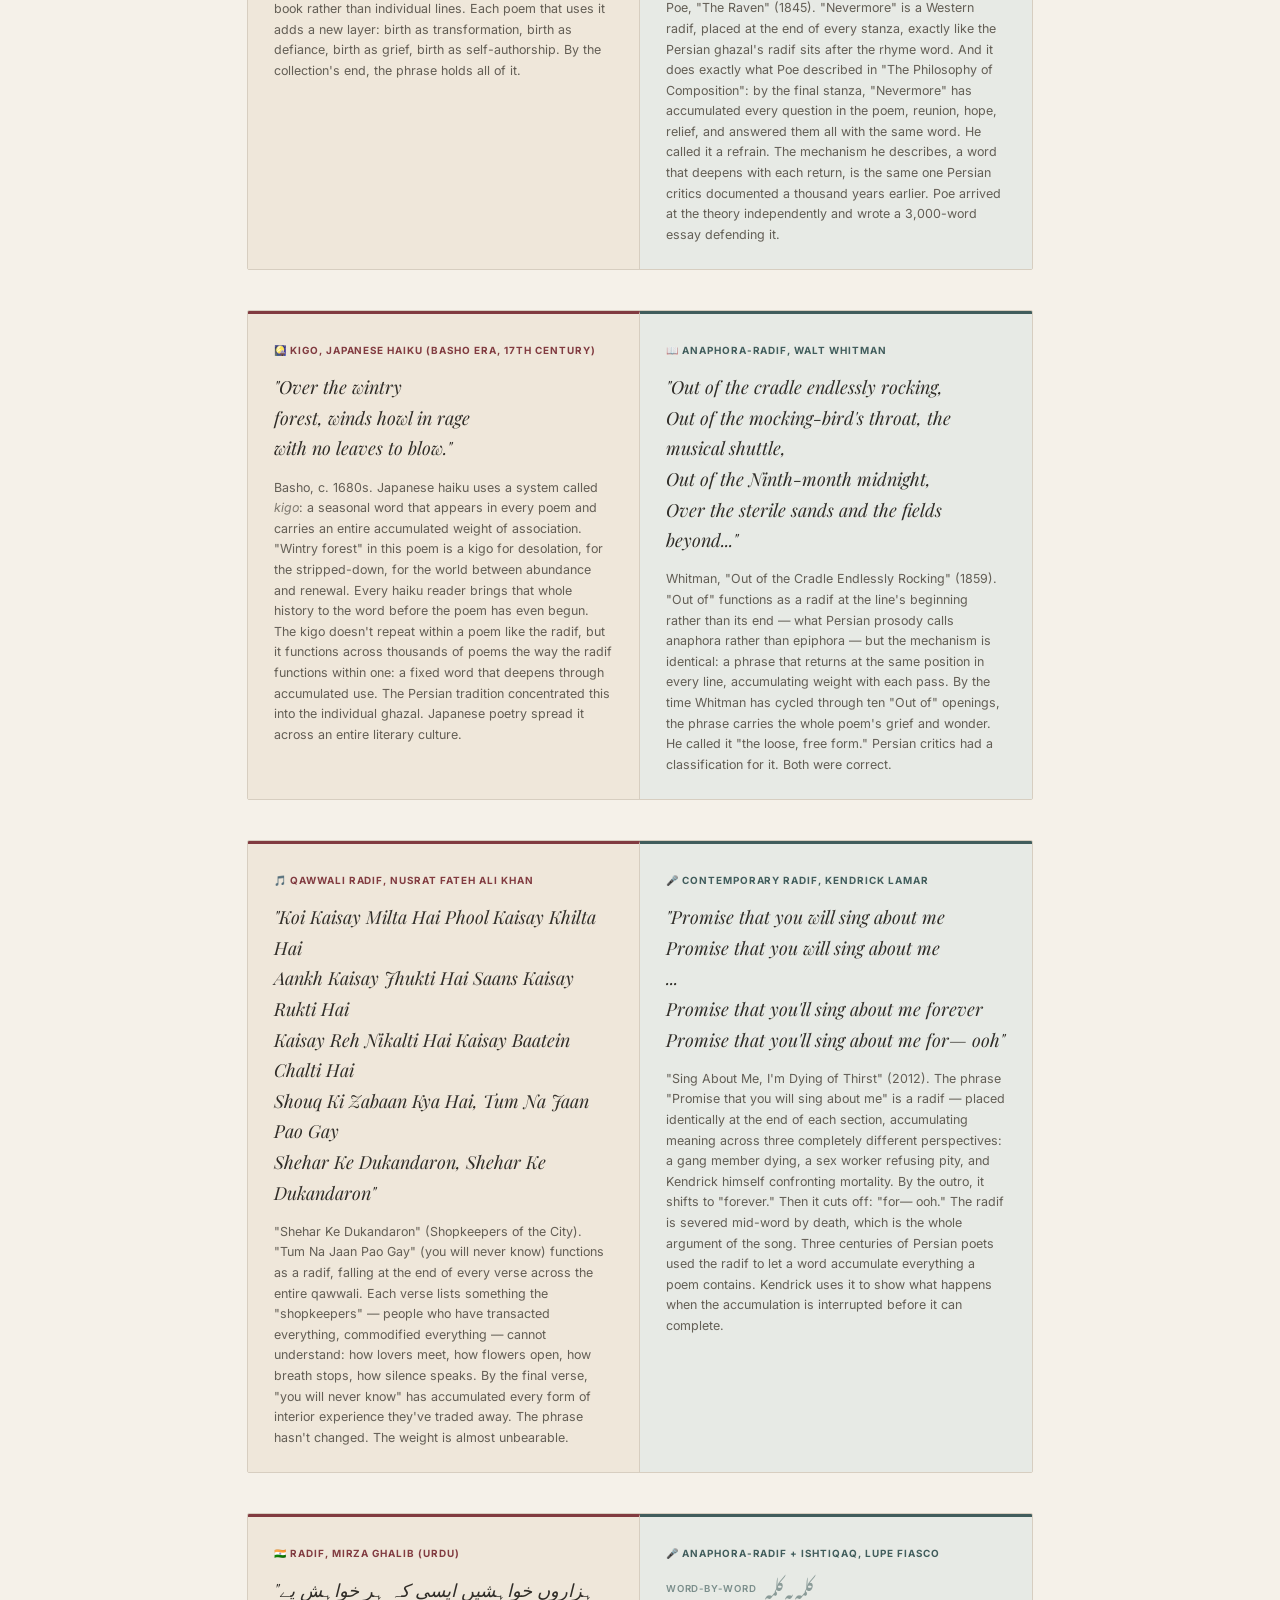
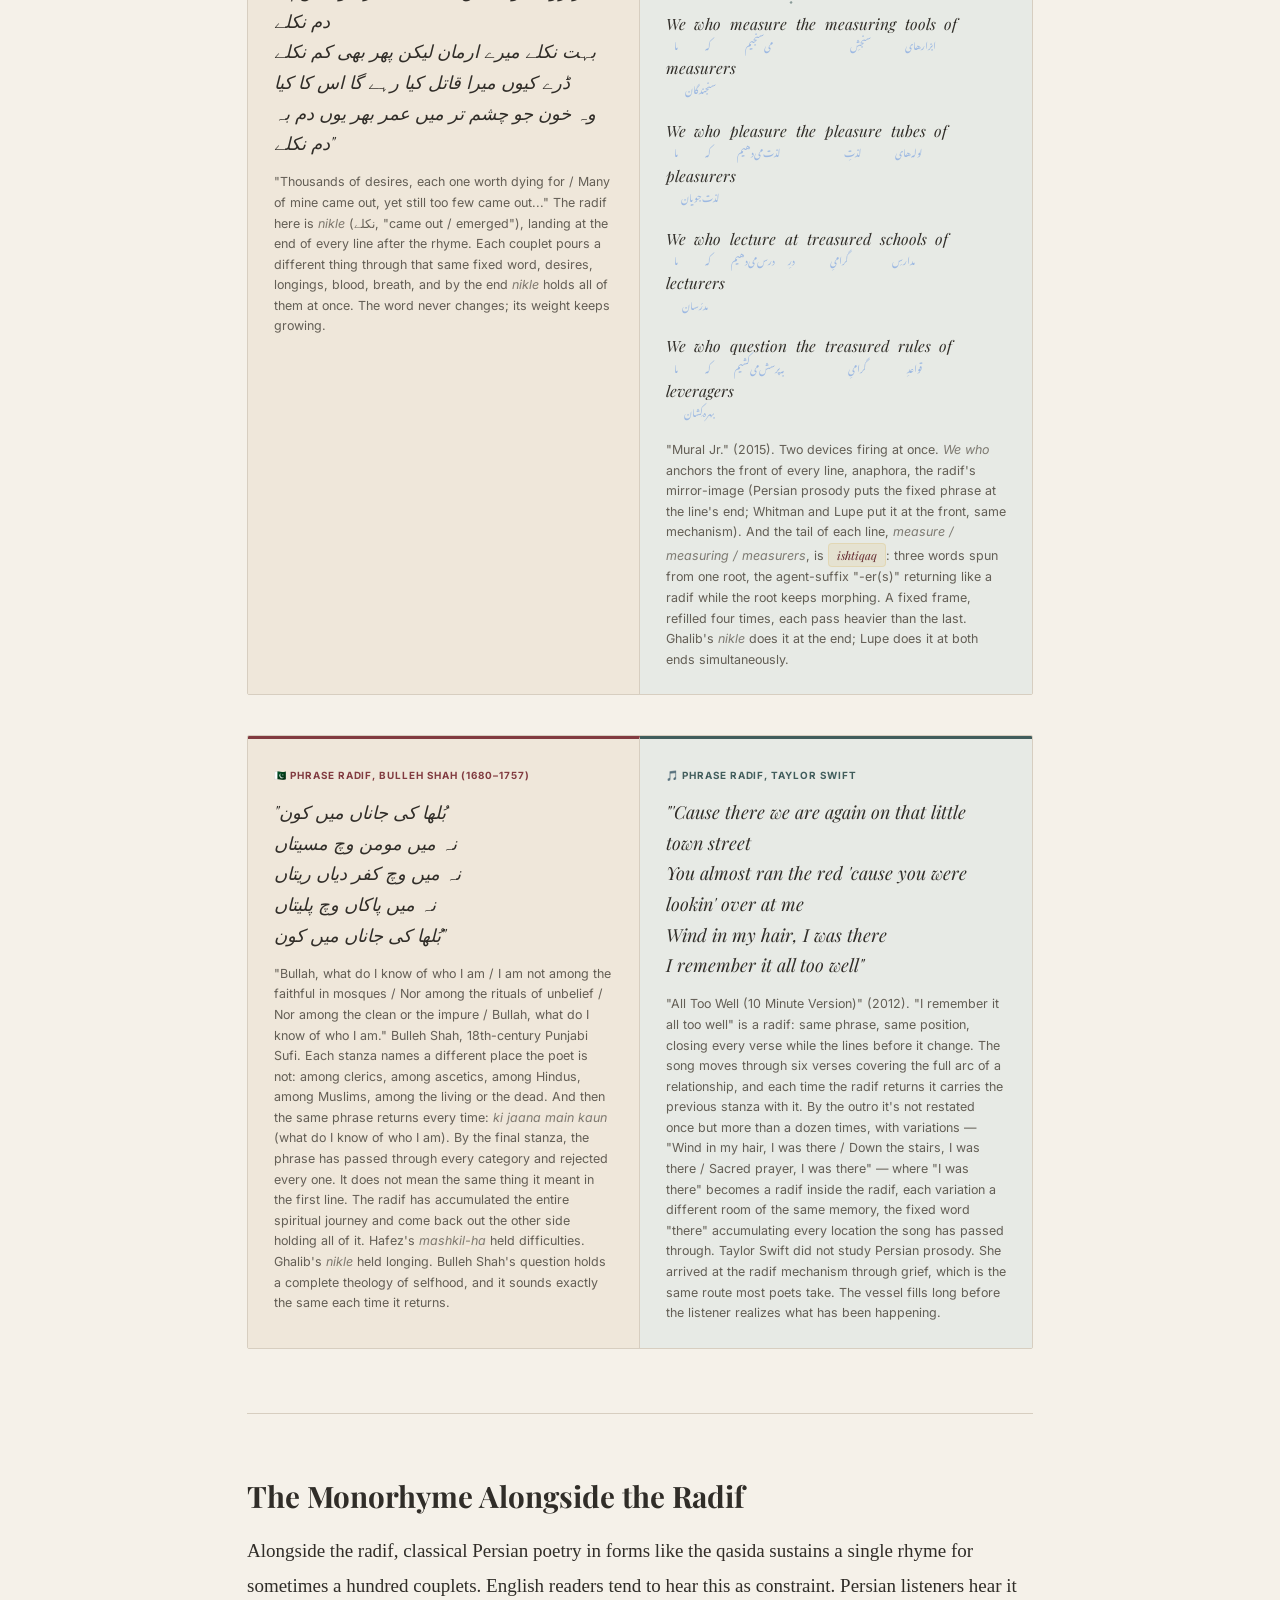
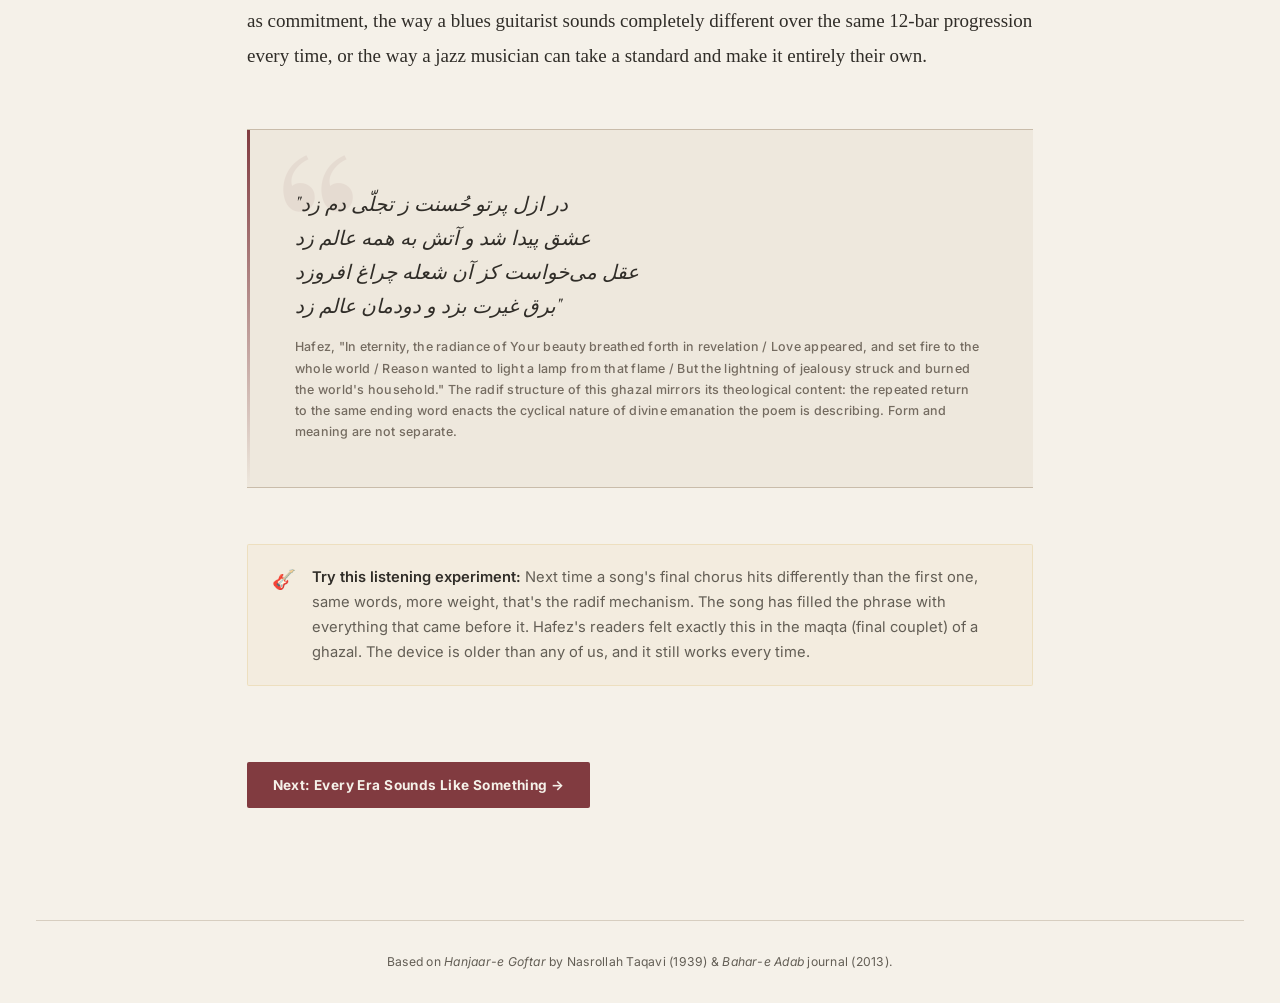
<file: articles/06-radif.html>
<!DOCTYPE html>
<html lang="en">
<head>
  <meta charset="UTF-8" />
  <meta name="viewport" content="width=device-width, initial-scale=1.0" />
  <title>The Word That Comes Back Every Time, The Art of Words</title>
  <link rel="stylesheet" href="../style.css?v=2" />
<link rel="stylesheet" href="../editorial.css"></head>
<body class="essay"><a class="skip-link" href="#main">Skip to content</a>
<div id="progress-bar"></div>
<nav aria-label="Main navigation"><div class="nav-inner"><a class="nav-brand" href="../index.html">nazm<span lang="fa" dir="rtl">نظم</span></a><span class="nav-caption">THE ART OF WORDS</span><div class="nav-actions"><a href="../index.html#chapters">The essays</a><a href="../index.html#about">About Nazm</a><button class="dark-toggle" id="darkBtn" onclick="toggleDark()" aria-label="Switch color theme"><span class="icon" aria-hidden="true">◐</span> <span id="darkLabel">Night</span></button></div></div></nav>


<main class="page-wrapper" id="main">
  <div class="page-header">
    <div class="page-tag">06, Form</div>
  <span class="page-tag-farsi" lang="fa">ردیف · Radif</span>
    <h1>The Word That Comes Back Every Time<br><span class='farsi-title'>ردیف (Radif)</span></h1>
    <p class="subtitle">Persian poetry's most distinctive feature, a phrase repeated identically at the end of every single line. English has no name for this. English poetry avoids it. Music never stopped using it.</p>
  </div>

  <p>Let's talk about repetition, specifically the kind English poetry teachers would mark in red, and Persian poets would consider a mark of mastery.</p>
  <p>The <span class="term">radif</span> (ردیف) is a word or group of words that appears identically at the end of each line of a ghazal, after the rhyme word. Not near-identical. Not a variation. The exact same word or phrase, every time. In a ghazal of ten couplets, you might see the word "again", or "what became of you", or "in this city", appearing at the end of every single line. Twenty times. Exactly the same.</p>
  <p>Your first instinct might be: that sounds monotonous. That instinct is English conditioning talking. In the Persian tradition, the radif does something completely different. Each time it lands, it means something slightly new because the line before it has changed. The radif is a fixed point. The entire poem orbits it. The repetition doesn't exhaust the word, it deepens it.</p>

  <hr class="divider" />

  <h2>Why Repetition Deepens Instead of Boring</h2>

  <p>Here's the mechanism. When a word repeats in a fixed position, it starts to accumulate meaning. By the fourth or fifth appearance, the listener isn't just hearing the word, they're hearing every previous appearance simultaneously. The word becomes a vessel. The poem fills it over time.</p>

  <p>Imagine a poem where every couplet ends with the word "again", and each couplet is about a different kind of return: the lover coming back, the season returning, memory returning, grief returning, the same mistake returning. By the final couplet, "again" doesn't mean any single one of those returns. It means all of them at once. The radif has been stretched to hold everything the poem is about.</p>

  <div class="callout">
    <span class="callout-icon">🔁</span>
    <p>Sufis would recognize this as <strong>zikr</strong>, the practice of repeating a divine name until it empties of ordinary meaning and fills with presence. Classical Persian poets did both at once: technical form and spiritual practice in the same structural move. The radif as meditation.</p>
  </div>

  <div class="verse-farsi">الا یا ایها الساقی ادر کأسا و ناولها<br>که عشق آسان نمود اول ولی افتاد <strong>مشکل‌ها</strong><br>به بوی نافه‌ای کاخر صبا زان طرّه بگشاید<br>ز تاب جعد مشکینش چه خون افتاد در <strong>دل‌ها</strong></div>
  <div class="verse-translation">Hafez's most famous ghazal. The radif is "-ha" (ها), the Persian plural suffix that becomes the recurring anchor. "Mashkil-ha" (difficulties), "del-ha" (hearts), each couplet introduces something new; the -ha returns like a tide. By the end of the ghazal, that small sound carries the weight of everything the poem has accumulated.</div>

  <hr class="divider" />

  <h2>The Closest English Equivalent: The Hook</h2>

  <p>English poetry doesn't have the radif, but music does. The chorus of a pop song is a radif. The hook in hip-hop is a radif. The repeated line in a folk ballad is a radif. The device is universal in music; it just didn't make it into the English <em>literary</em> tradition, which valued variety at line endings over constancy.</p>

  <div class="compare-grid">
    <div class="compare-card east">
      <div class="compare-label">🇦🇫 Radif in Music, Ahmad Zahir</div>
      <blockquote>"من که باشم که بپرسم ز تو حال دل خویش<br>من که باشم که بگویم غم و احوال دل خویش<br>تو که خود حال پریشان دلم را می‌دانی<br>چه بگویم ز پریشانی احوال دل خویش"</blockquote>
      <div class="source">"Who am I to ask you the state of my own heart / Who am I to tell you the grief and condition of my own heart / You who already know the troubled state of my heart, / What should I say about the disorder of my own heart?", Ahmad Zahir. "Del-e khoysh" (my own heart) functions as a radif across every verse. The phrase gains weight with each return, loaded with more acceptance and resignation by the song's end than it carried at the beginning.</div>
    </div>
    <div class="compare-card west">
      <div class="compare-label">🎵 Musical Radif, Bob Dylan</div>
      <blockquote>"How many roads must a man walk down<br>before you call him a man?<br>The answer, my friend, is blowin' in the wind<br>The answer is blowin' in the wind"</blockquote>
      <div class="source">"Blowin' in the Wind." The phrase closes every verse. By the final repetition, it has accumulated the unanswered questions of freedom, war, and human dignity. "Blowin' in the wind" is bigger by the last chorus than it was in the first, the poem has filled the vessel. Same mechanism as the Persian radif. Dylan just called it a chorus.</div>
    </div>
  </div>

  <div class="compare-grid">
    <div class="compare-card east">
      <div class="compare-label">🇮🇷 Radif, Forugh Farrokhzad</div>
      <blockquote>"تولدی دیگر<br>من در زهدان جهان زاده شدم<br>و هر بار از نو زاده می‌شوم<br>تولدی دیگر، تولدی دیگر"</blockquote>
      <div class="source">"Another Birth", Forugh Farrokhzad. The phrase "another birth / tawallodi digar" threads through her entire collection, functioning as a radif at the level of the whole book rather than individual lines. Each poem that uses it adds a new layer: birth as transformation, birth as defiance, birth as grief, birth as self-authorship. By the collection's end, the phrase holds all of it.</div>
    </div>
    <div class="compare-card west">
      <div class="compare-label">📖 Literary Radif, Edgar Allan Poe</div>
      <blockquote>"'Prophet!' said I, 'thing of evil!—prophet still, if bird or devil!—<br>Tell me truly, I implore—<br>Is there—is there balm in Gilead?—tell me—tell me, I implore!'<br>Quoth the Raven, 'Nevermore.'"</blockquote>
      <div class="source">Poe, "The Raven" (1845). "Nevermore" is a Western radif, placed at the end of every stanza, exactly like the Persian ghazal's radif sits after the rhyme word. And it does exactly what Poe described in "The Philosophy of Composition": by the final stanza, "Nevermore" has accumulated every question in the poem, reunion, hope, relief, and answered them all with the same word. He called it a refrain. The mechanism he describes, a word that deepens with each return, is the same one Persian critics documented a thousand years earlier. Poe arrived at the theory independently and wrote a 3,000-word essay defending it.</div>
    </div>
  </div>

  <div class="compare-grid">
    <div class="compare-card east">
      <div class="compare-label">🎑 Kigo, Japanese Haiku (Basho era, 17th century)</div>
      <blockquote>"Over the wintry<br>forest, winds howl in rage<br>with no leaves to blow."</blockquote>
      <div class="source">Basho, c. 1680s. Japanese haiku uses a system called <em>kigo</em>: a seasonal word that appears in every poem and carries an entire accumulated weight of association. "Wintry forest" in this poem is a kigo for desolation, for the stripped-down, for the world between abundance and renewal. Every haiku reader brings that whole history to the word before the poem has even begun. The kigo doesn't repeat within a poem like the radif, but it functions across thousands of poems the way the radif functions within one: a fixed word that deepens through accumulated use. The Persian tradition concentrated this into the individual ghazal. Japanese poetry spread it across an entire literary culture.</div>
    </div>
    <div class="compare-card west">
      <div class="compare-label">📖 Anaphora-Radif, Walt Whitman</div>
      <blockquote>"Out of the cradle endlessly rocking,<br>Out of the mocking-bird's throat, the musical shuttle,<br>Out of the Ninth-month midnight,<br>Over the sterile sands and the fields beyond..."</blockquote>
      <div class="source">Whitman, "Out of the Cradle Endlessly Rocking" (1859). "Out of" functions as a radif at the line's beginning rather than its end — what Persian prosody calls anaphora rather than epiphora — but the mechanism is identical: a phrase that returns at the same position in every line, accumulating weight with each pass. By the time Whitman has cycled through ten "Out of" openings, the phrase carries the whole poem's grief and wonder. He called it "the loose, free form." Persian critics had a classification for it. Both were correct.</div>
    </div>
  </div>

  <div class="compare-grid">
    <div class="compare-card east">
      <div class="compare-label">🎵 Qawwali Radif, Nusrat Fateh Ali Khan</div>
      <blockquote>"Koi Kaisay Milta Hai Phool Kaisay Khilta Hai<br>Aankh Kaisay Jhukti Hai Saans Kaisay Rukti Hai<br>Kaisay Reh Nikalti Hai Kaisay Baatein Chalti Hai<br>Shouq Ki Zabaan Kya Hai, Tum Na Jaan Pao Gay<br>Shehar Ke Dukandaron, Shehar Ke Dukandaron"</blockquote>
      <div class="source">"Shehar Ke Dukandaron" (Shopkeepers of the City). "Tum Na Jaan Pao Gay" (you will never know) functions as a radif, falling at the end of every verse across the entire qawwali. Each verse lists something the "shopkeepers" — people who have transacted everything, commodified everything — cannot understand: how lovers meet, how flowers open, how breath stops, how silence speaks. By the final verse, "you will never know" has accumulated every form of interior experience they've traded away. The phrase hasn't changed. The weight is almost unbearable.</div>
    </div>
    <div class="compare-card west">
      <div class="compare-label">🎤 Contemporary Radif, Kendrick Lamar</div>
      <blockquote>"Promise that you will sing about me<br>Promise that you will sing about me<br>...<br>Promise that you'll sing about me forever<br>Promise that you'll sing about me for— ooh"</blockquote>
      <div class="source">"Sing About Me, I'm Dying of Thirst" (2012). The phrase "Promise that you will sing about me" is a radif — placed identically at the end of each section, accumulating meaning across three completely different perspectives: a gang member dying, a sex worker refusing pity, and Kendrick himself confronting mortality. By the outro, it shifts to "forever." Then it cuts off: "for— ooh." The radif is severed mid-word by death, which is the whole argument of the song. Three centuries of Persian poets used the radif to let a word accumulate everything a poem contains. Kendrick uses it to show what happens when the accumulation is interrupted before it can complete.</div>
    </div>
  </div>

  <div class="compare-grid">
    <div class="compare-card east">
      <div class="compare-label">🇮🇳 Radif, Mirza Ghalib (Urdu)</div>
      <blockquote>"ہزاروں خواہشیں ایسی کہ ہر خواہش پے دم نکلے<br>بہت نکلے میرے ارمان لیکن پھر بھی کم نکلے<br>ڈرے کیوں میرا قاتل کیا رہے گا اس کا کیا<br>وہ خون جو چشم تر میں عمر بھر یوں دم بہ دم نکلے"</blockquote>
      <div class="source">"Thousands of desires, each one worth dying for / Many of mine came out, yet still too few came out..." The radif here is <em>nikle</em> (نکلے, "came out / emerged"), landing at the end of every line after the rhyme. Each couplet pours a different thing through that same fixed word, desires, longings, blood, breath, and by the end <em>nikle</em> holds all of them at once. The word never changes; its weight keeps growing.</div>
    </div>
    <div class="compare-card west">
      <div class="compare-label">🎤 Anaphora-Radif + Ishtiqaq, Lupe Fiasco</div>
      <div class="gloss-note">Word-by-word <span lang="fa">کلمه به کلمه</span></div>
      <div class="gloss-quote">
        <div class="gline"><span class="gw"><span class="we">We</span><span class="wf">ما</span></span><span class="gw"><span class="we">who</span><span class="wf">که</span></span><span class="gw"><span class="we">measure</span><span class="wf">می‌سنجیم</span></span><span class="gw"><span class="we">the</span><span class="wf">ـ</span></span><span class="gw"><span class="we">measuring</span><span class="wf">سنجشِ</span></span><span class="gw"><span class="we">tools</span><span class="wf">ابزارهای</span></span><span class="gw"><span class="we">of</span><span class="wf">ـ</span></span><span class="gw"><span class="we">measurers</span><span class="wf">سنجندگان</span></span></div>
        <div class="gline"><span class="gw"><span class="we">We</span><span class="wf">ما</span></span><span class="gw"><span class="we">who</span><span class="wf">که</span></span><span class="gw"><span class="we">pleasure</span><span class="wf">لذت‌می‌دهیم</span></span><span class="gw"><span class="we">the</span><span class="wf">ـ</span></span><span class="gw"><span class="we">pleasure</span><span class="wf">لذتِ</span></span><span class="gw"><span class="we">tubes</span><span class="wf">لوله‌های</span></span><span class="gw"><span class="we">of</span><span class="wf">ـ</span></span><span class="gw"><span class="we">pleasurers</span><span class="wf">لذت‌جویان</span></span></div>
        <div class="gline"><span class="gw"><span class="we">We</span><span class="wf">ما</span></span><span class="gw"><span class="we">who</span><span class="wf">که</span></span><span class="gw"><span class="we">lecture</span><span class="wf">درس‌می‌دهیم</span></span><span class="gw"><span class="we">at</span><span class="wf">درِ</span></span><span class="gw"><span class="we">treasured</span><span class="wf">گرامیِ</span></span><span class="gw"><span class="we">schools</span><span class="wf">مدارسِ</span></span><span class="gw"><span class="we">of</span><span class="wf">ـ</span></span><span class="gw"><span class="we">lecturers</span><span class="wf">مدرّسان</span></span></div>
        <div class="gline"><span class="gw"><span class="we">We</span><span class="wf">ما</span></span><span class="gw"><span class="we">who</span><span class="wf">که</span></span><span class="gw"><span class="we">question</span><span class="wf">به‌پرسش‌می‌کشیم</span></span><span class="gw"><span class="we">the</span><span class="wf">ـ</span></span><span class="gw"><span class="we">treasured</span><span class="wf">گرامیِ</span></span><span class="gw"><span class="we">rules</span><span class="wf">قواعدِ</span></span><span class="gw"><span class="we">of</span><span class="wf">ـ</span></span><span class="gw"><span class="we">leveragers</span><span class="wf">بهره‌کِشان</span></span></div>
      </div>
      <div class="source">"Mural Jr." (2015). Two devices firing at once. <em>We who</em> anchors the front of every line, anaphora, the radif's mirror-image (Persian prosody puts the fixed phrase at the line's end; Whitman and Lupe put it at the front, same mechanism). And the tail of each line, <em>measure / measuring / measurers</em>, is <span class="term">ishtiqaq</span>: three words spun from one root, the agent-suffix "-er(s)" returning like a radif while the root keeps morphing. A fixed frame, refilled four times, each pass heavier than the last. Ghalib's <em>nikle</em> does it at the end; Lupe does it at both ends simultaneously.</div>
    </div>
  </div>

  <div class="compare-grid">
    <div class="compare-card east">
      <div class="compare-label">🇵🇰 Phrase Radif, Bulleh Shah (1680–1757)</div>
      <blockquote>"بُلھا کی جاناں میں کون<br>نہ میں مومن وچ مسیتاں<br>نہ میں وچ کفر دیاں ریتاں<br>نہ میں پاکاں وچ پلیتاں<br>بُلھا کی جاناں میں کون"</blockquote>
      <div class="source">"Bullah, what do I know of who I am / I am not among the faithful in mosques / Nor among the rituals of unbelief / Nor among the clean or the impure / Bullah, what do I know of who I am." Bulleh Shah, 18th-century Punjabi Sufi. Each stanza names a different place the poet is not: among clerics, among ascetics, among Hindus, among Muslims, among the living or the dead. And then the same phrase returns every time: <em>ki jaana main kaun</em> (what do I know of who I am). By the final stanza, the phrase has passed through every category and rejected every one. It does not mean the same thing it meant in the first line. The radif has accumulated the entire spiritual journey and come back out the other side holding all of it. Hafez's <em>mashkil-ha</em> held difficulties. Ghalib's <em>nikle</em> held longing. Bulleh Shah's question holds a complete theology of selfhood, and it sounds exactly the same each time it returns.</div>
    </div>
    <div class="compare-card west">
      <div class="compare-label">🎵 Phrase Radif, Taylor Swift</div>
      <blockquote>"'Cause there we are again on that little town street<br>You almost ran the red 'cause you were lookin' over at me<br>Wind in my hair, I was there<br>I remember it all too well"</blockquote>
      <div class="source">"All Too Well (10 Minute Version)" (2012). "I remember it all too well" is a radif: same phrase, same position, closing every verse while the lines before it change. The song moves through six verses covering the full arc of a relationship, and each time the radif returns it carries the previous stanza with it. By the outro it's not restated once but more than a dozen times, with variations — "Wind in my hair, I was there / Down the stairs, I was there / Sacred prayer, I was there" — where "I was there" becomes a radif inside the radif, each variation a different room of the same memory, the fixed word "there" accumulating every location the song has passed through. Taylor Swift did not study Persian prosody. She arrived at the radif mechanism through grief, which is the same route most poets take. The vessel fills long before the listener realizes what has been happening.</div>
    </div>
  </div>

  <hr class="divider" />

  <h2>The Monorhyme Alongside the Radif</h2>

  <p>Alongside the radif, classical Persian poetry in forms like the qasida sustains a single rhyme for sometimes a hundred couplets. English readers tend to hear this as constraint. Persian listeners hear it as commitment, the way a blues guitarist sounds completely different over the same 12-bar progression every time, or the way a jazz musician can take a standard and make it entirely their own.</p>

  <div class="pull-quote">
    <p>"در ازل پرتو حُسنت ز تجلّی دم زد<br>عشق پیدا شد و آتش به همه عالم زد<br>عقل می‌خواست کز آن شعله چراغ افروزد<br>برق غیرت بزد و دودمان عالم زد"</p>
    <p class="attribution">Hafez, "In eternity, the radiance of Your beauty breathed forth in revelation / Love appeared, and set fire to the whole world / Reason wanted to light a lamp from that flame / But the lightning of jealousy struck and burned the world's household." The radif structure of this ghazal mirrors its theological content: the repeated return to the same ending word enacts the cyclical nature of divine emanation the poem is describing. Form and meaning are not separate.</p>
  </div>

  <div class="callout">
    <span class="callout-icon">🎸</span>
    <p><strong>Try this listening experiment:</strong> Next time a song's final chorus hits differently than the first one, same words, more weight, that's the radif mechanism. The song has filled the phrase with everything that came before it. Hafez's readers felt exactly this in the maqta (final couplet) of a ghazal. The device is older than any of us, and it still works every time.</p>
  </div>

  <a href="07-sabk.html" class="btn">Next: Every Era Sounds Like Something →</a>
</main>

<footer>Based on <em>Hanjaar-e Goftar</em> by Nasrollah Taqavi (1939) &amp; <em>Bahar-e Adab</em> journal (2013).</footer>
<script src="../anim.js"></script>
</body>
</html>
</file>
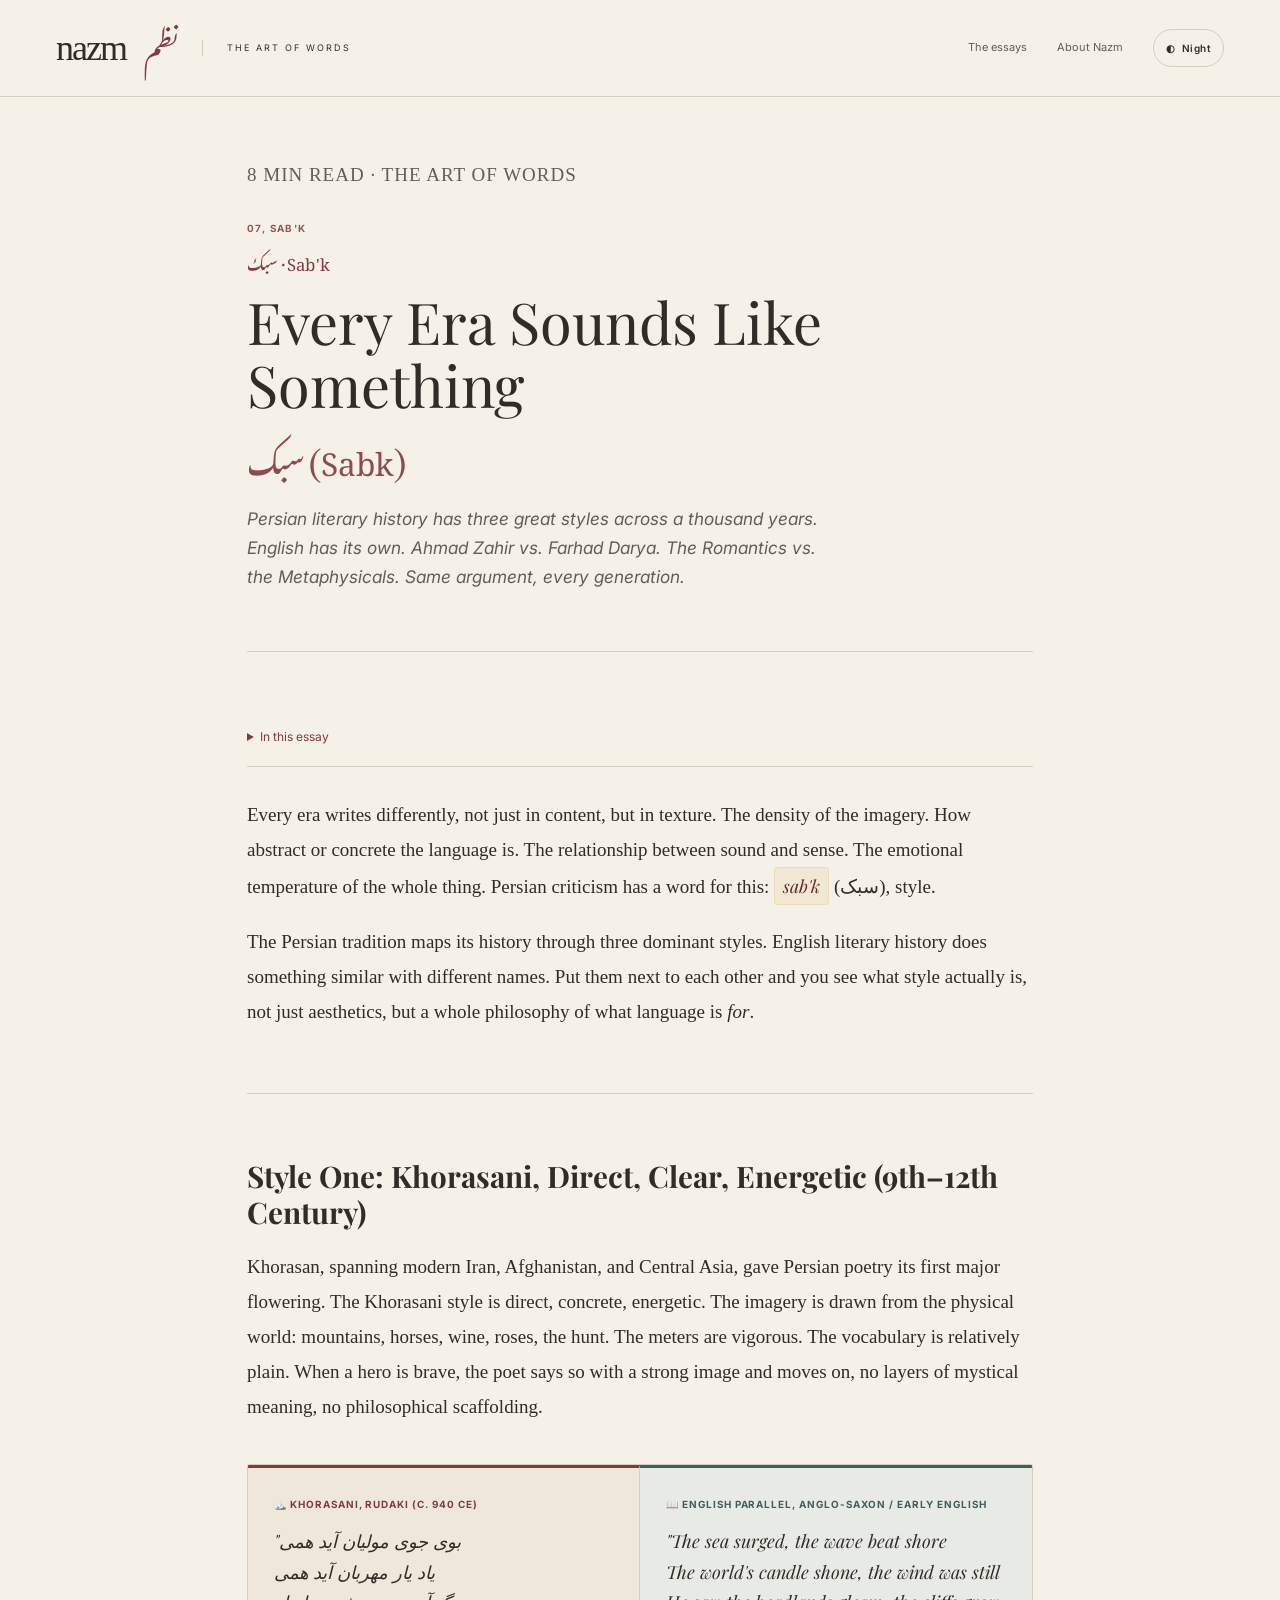
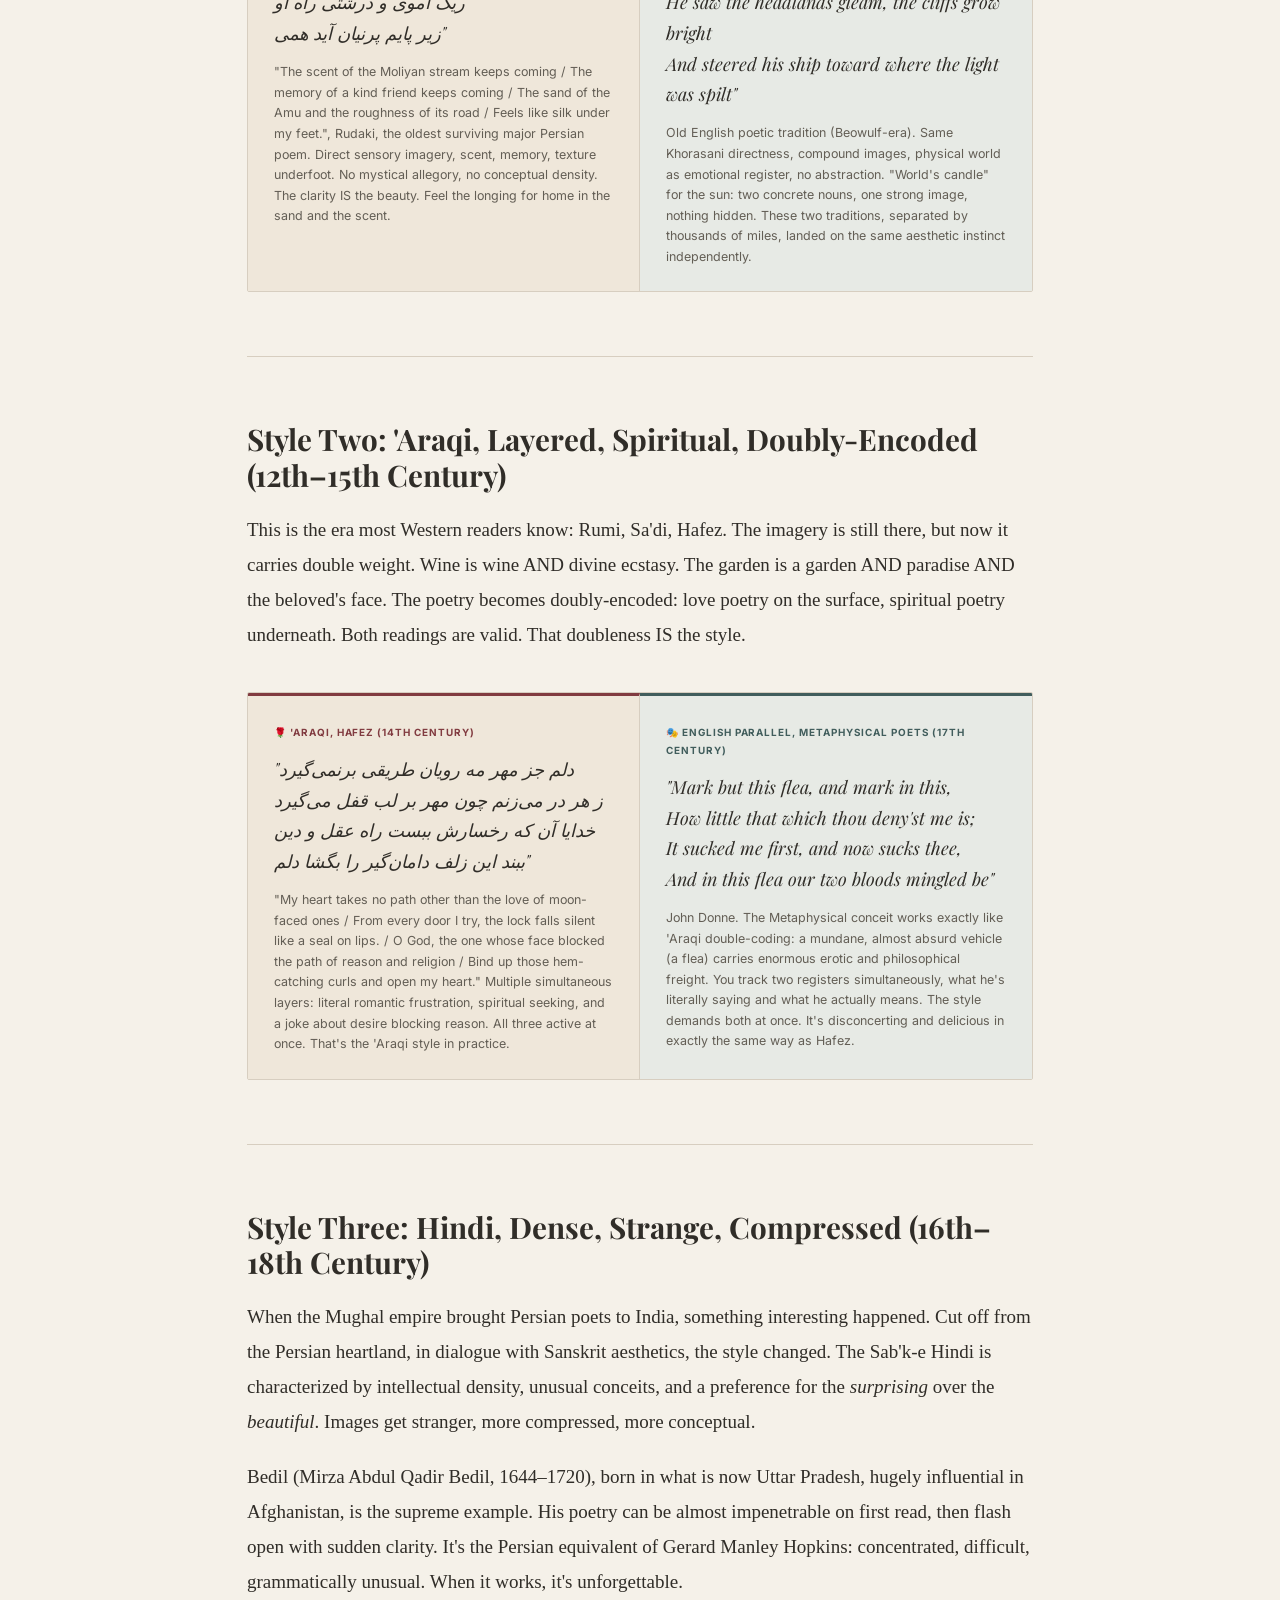
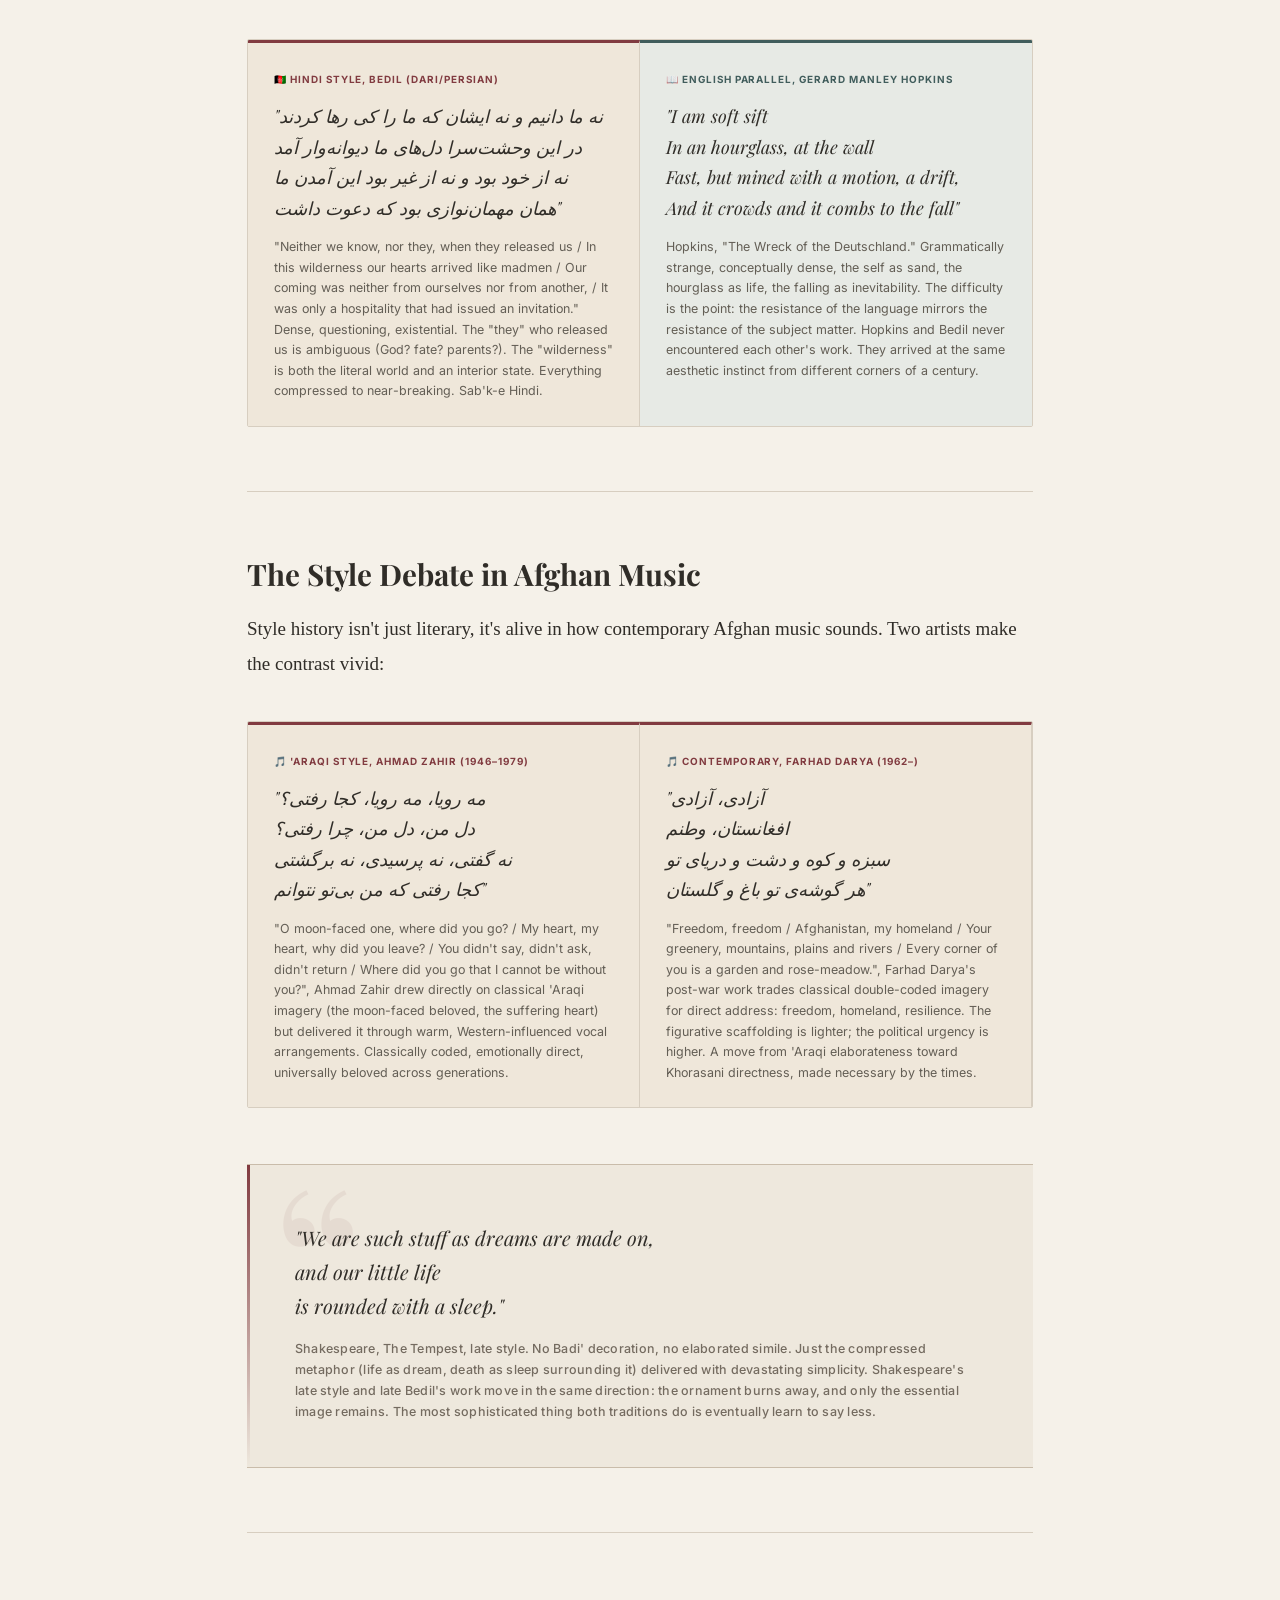
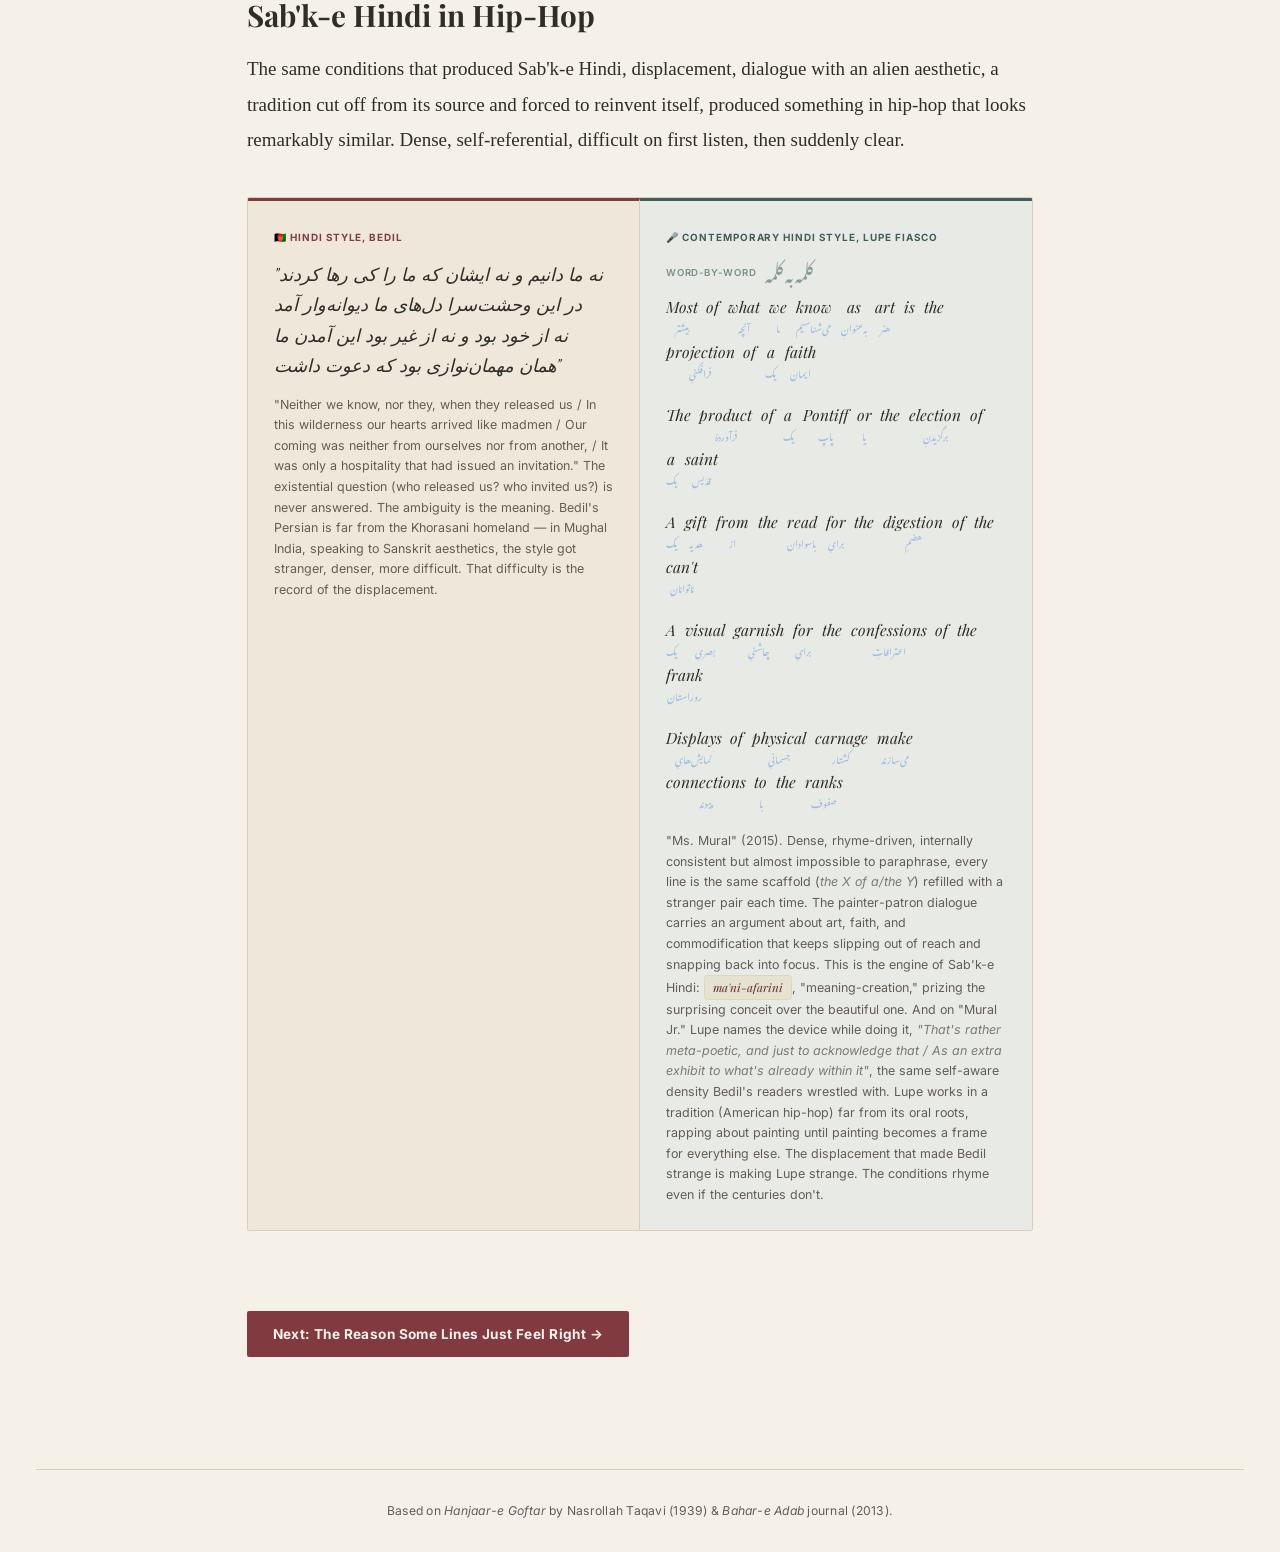
<file: articles/07-sabk.html>
<!DOCTYPE html>
<html lang="en">
<head>
  <meta charset="UTF-8" />
  <meta name="viewport" content="width=device-width, initial-scale=1.0" />
  <title>Every Era Sounds Like Something, The Art of Words</title>
  <link rel="stylesheet" href="../style.css?v=2" />
<link rel="stylesheet" href="../editorial.css"></head>
<body class="essay"><a class="skip-link" href="#main">Skip to content</a>
<div id="progress-bar"></div>
<nav aria-label="Main navigation"><div class="nav-inner"><a class="nav-brand" href="../index.html">nazm<span lang="fa" dir="rtl">نظم</span></a><span class="nav-caption">THE ART OF WORDS</span><div class="nav-actions"><a href="../index.html#chapters">The essays</a><a href="../index.html#about">About Nazm</a><button class="dark-toggle" id="darkBtn" onclick="toggleDark()" aria-label="Switch color theme"><span class="icon" aria-hidden="true">◐</span> <span id="darkLabel">Night</span></button></div></div></nav>


<main class="page-wrapper" id="main">
  <div class="page-header">
    <div class="page-tag">07, Sab'k</div>
  <span class="page-tag-farsi" lang="fa">سبک · Sab'k</span>
    <h1>Every Era Sounds Like Something<br><span class='farsi-title'>سبک (Sabk)</span></h1>
    <p class="subtitle">Persian literary history has three great styles across a thousand years. English has its own. Ahmad Zahir vs. Farhad Darya. The Romantics vs. the Metaphysicals. Same argument, every generation.</p>
  </div>

  <p>Every era writes differently, not just in content, but in texture. The density of the imagery. How abstract or concrete the language is. The relationship between sound and sense. The emotional temperature of the whole thing. Persian criticism has a word for this: <span class="term">sab'k</span> (سبک), style.</p>
  <p>The Persian tradition maps its history through three dominant styles. English literary history does something similar with different names. Put them next to each other and you see what style actually is, not just aesthetics, but a whole philosophy of what language is <em>for</em>.</p>

  <hr class="divider" />

  <h2>Style One: Khorasani, Direct, Clear, Energetic (9th–12th Century)</h2>

  <p>Khorasan, spanning modern Iran, Afghanistan, and Central Asia, gave Persian poetry its first major flowering. The Khorasani style is direct, concrete, energetic. The imagery is drawn from the physical world: mountains, horses, wine, roses, the hunt. The meters are vigorous. The vocabulary is relatively plain. When a hero is brave, the poet says so with a strong image and moves on, no layers of mystical meaning, no philosophical scaffolding.</p>

  <div class="compare-grid">
    <div class="compare-card east">
      <div class="compare-label">🏔️ Khorasani, Rudaki (c. 940 CE)</div>
      <blockquote>"بوی جوی مولیان آید همی<br>یاد یار مهربان آید همی<br>ریگ آموی و درشتی راه او<br>زیر پایم پرنیان آید همی"</blockquote>
      <div class="source">"The scent of the Moliyan stream keeps coming / The memory of a kind friend keeps coming / The sand of the Amu and the roughness of its road / Feels like silk under my feet.", Rudaki, the oldest surviving major Persian poem. Direct sensory imagery, scent, memory, texture underfoot. No mystical allegory, no conceptual density. The clarity IS the beauty. Feel the longing for home in the sand and the scent.</div>
    </div>
    <div class="compare-card west">
      <div class="compare-label">📖 English parallel, Anglo-Saxon / Early English</div>
      <blockquote>"The sea surged, the wave beat shore<br>The world's candle shone, the wind was still<br>He saw the headlands gleam, the cliffs grow bright<br>And steered his ship toward where the light was spilt"</blockquote>
      <div class="source">Old English poetic tradition (Beowulf-era). Same Khorasani directness, compound images, physical world as emotional register, no abstraction. "World's candle" for the sun: two concrete nouns, one strong image, nothing hidden. These two traditions, separated by thousands of miles, landed on the same aesthetic instinct independently.</div>
    </div>
  </div>

  <hr class="divider" />

  <h2>Style Two: 'Araqi, Layered, Spiritual, Doubly-Encoded (12th–15th Century)</h2>

  <p>This is the era most Western readers know: Rumi, Sa'di, Hafez. The imagery is still there, but now it carries double weight. Wine is wine AND divine ecstasy. The garden is a garden AND paradise AND the beloved's face. The poetry becomes doubly-encoded: love poetry on the surface, spiritual poetry underneath. Both readings are valid. That doubleness IS the style.</p>

  <div class="compare-grid">
    <div class="compare-card east">
      <div class="compare-label">🌹 'Araqi, Hafez (14th century)</div>
      <blockquote>"دلم جز مهر مه رویان طریقی برنمی‌گیرد<br>ز هر در می‌زنم چون مهر بر لب قفل می‌گیرد<br>خدایا آن که رخسارش ببست راه عقل و دین<br>ببند این زلف دامان‌گیر را بگشا دلم"</blockquote>
      <div class="source">"My heart takes no path other than the love of moon-faced ones / From every door I try, the lock falls silent like a seal on lips. / O God, the one whose face blocked the path of reason and religion / Bind up those hem-catching curls and open my heart." Multiple simultaneous layers: literal romantic frustration, spiritual seeking, and a joke about desire blocking reason. All three active at once. That's the 'Araqi style in practice.</div>
    </div>
    <div class="compare-card west">
      <div class="compare-label">🎭 English parallel, Metaphysical Poets (17th century)</div>
      <blockquote>"Mark but this flea, and mark in this,<br>How little that which thou deny'st me is;<br>It sucked me first, and now sucks thee,<br>And in this flea our two bloods mingled be"</blockquote>
      <div class="source">John Donne. The Metaphysical conceit works exactly like 'Araqi double-coding: a mundane, almost absurd vehicle (a flea) carries enormous erotic and philosophical freight. You track two registers simultaneously, what he's literally saying and what he actually means. The style demands both at once. It's disconcerting and delicious in exactly the same way as Hafez.</div>
    </div>
  </div>

  <hr class="divider" />

  <h2>Style Three: Hindi, Dense, Strange, Compressed (16th–18th Century)</h2>

  <p>When the Mughal empire brought Persian poets to India, something interesting happened. Cut off from the Persian heartland, in dialogue with Sanskrit aesthetics, the style changed. The Sab'k-e Hindi is characterized by intellectual density, unusual conceits, and a preference for the <em>surprising</em> over the <em>beautiful</em>. Images get stranger, more compressed, more conceptual.</p>

  <p>Bedil (Mirza Abdul Qadir Bedil, 1644–1720), born in what is now Uttar Pradesh, hugely influential in Afghanistan, is the supreme example. His poetry can be almost impenetrable on first read, then flash open with sudden clarity. It's the Persian equivalent of Gerard Manley Hopkins: concentrated, difficult, grammatically unusual. When it works, it's unforgettable.</p>

  <div class="compare-grid">
    <div class="compare-card east">
      <div class="compare-label">🇦🇫 Hindi Style, Bedil (Dari/Persian)</div>
      <blockquote>"نه ما دانیم و نه ایشان که ما را کی رها کردند<br>در این وحشت‌سرا دل‌های ما دیوانه‌وار آمد<br>نه از خود بود و نه از غیر بود این آمدن ما<br>همان مهمان‌نوازی بود که دعوت داشت"</blockquote>
      <div class="source">"Neither we know, nor they, when they released us / In this wilderness our hearts arrived like madmen / Our coming was neither from ourselves nor from another, / It was only a hospitality that had issued an invitation." Dense, questioning, existential. The "they" who released us is ambiguous (God? fate? parents?). The "wilderness" is both the literal world and an interior state. Everything compressed to near-breaking. Sab'k-e Hindi.</div>
    </div>
    <div class="compare-card west">
      <div class="compare-label">📖 English parallel, Gerard Manley Hopkins</div>
      <blockquote>"I am soft sift<br>In an hourglass, at the wall<br>Fast, but mined with a motion, a drift,<br>And it crowds and it combs to the fall"</blockquote>
      <div class="source">Hopkins, "The Wreck of the Deutschland." Grammatically strange, conceptually dense, the self as sand, the hourglass as life, the falling as inevitability. The difficulty is the point: the resistance of the language mirrors the resistance of the subject matter. Hopkins and Bedil never encountered each other's work. They arrived at the same aesthetic instinct from different corners of a century.</div>
    </div>
  </div>

  <hr class="divider" />

  <h2>The Style Debate in Afghan Music</h2>

  <p>Style history isn't just literary, it's alive in how contemporary Afghan music sounds. Two artists make the contrast vivid:</p>

  <div class="compare-grid">
    <div class="compare-card east">
      <div class="compare-label">🎵 'Araqi Style, Ahmad Zahir (1946–1979)</div>
      <blockquote>"مه رویا، مه رویا، کجا رفتی؟<br>دل من، دل من، چرا رفتی؟<br>نه گفتی، نه پرسیدی، نه برگشتی<br>کجا رفتی که من بی‌تو نتوانم"</blockquote>
      <div class="source">"O moon-faced one, where did you go? / My heart, my heart, why did you leave? / You didn't say, didn't ask, didn't return / Where did you go that I cannot be without you?", Ahmad Zahir drew directly on classical 'Araqi imagery (the moon-faced beloved, the suffering heart) but delivered it through warm, Western-influenced vocal arrangements. Classically coded, emotionally direct, universally beloved across generations.</div>
    </div>
    <div class="compare-card east">
      <div class="compare-label">🎵 Contemporary, Farhad Darya (1962–)</div>
      <blockquote>"آزادی، آزادی<br>افغانستان، وطنم<br>سبزه و کوه و دشت و دریای تو<br>هر گوشه‌ی تو باغ و گلستان"</blockquote>
      <div class="source">"Freedom, freedom / Afghanistan, my homeland / Your greenery, mountains, plains and rivers / Every corner of you is a garden and rose-meadow.", Farhad Darya's post-war work trades classical double-coded imagery for direct address: freedom, homeland, resilience. The figurative scaffolding is lighter; the political urgency is higher. A move from 'Araqi elaborateness toward Khorasani directness, made necessary by the times.</div>
    </div>
  </div>

  <div class="pull-quote">
    <p>"We are such stuff as dreams are made on,<br>and our little life<br>is rounded with a sleep."</p>
    <p class="attribution">Shakespeare, The Tempest, late style. No Badi' decoration, no elaborated simile. Just the compressed metaphor (life as dream, death as sleep surrounding it) delivered with devastating simplicity. Shakespeare's late style and late Bedil's work move in the same direction: the ornament burns away, and only the essential image remains. The most sophisticated thing both traditions do is eventually learn to say less.</p>
  </div>

  <hr class="divider" />

  <h2>Sab'k-e Hindi in Hip-Hop</h2>

  <p>The same conditions that produced Sab'k-e Hindi, displacement, dialogue with an alien aesthetic, a tradition cut off from its source and forced to reinvent itself, produced something in hip-hop that looks remarkably similar. Dense, self-referential, difficult on first listen, then suddenly clear.</p>

  <div class="compare-grid">
    <div class="compare-card east">
      <div class="compare-label">🇦🇫 Hindi Style, Bedil</div>
      <blockquote>"نه ما دانیم و نه ایشان که ما را کی رها کردند<br>در این وحشت‌سرا دل‌های ما دیوانه‌وار آمد<br>نه از خود بود و نه از غیر بود این آمدن ما<br>همان مهمان‌نوازی بود که دعوت داشت"</blockquote>
      <div class="source">"Neither we know, nor they, when they released us / In this wilderness our hearts arrived like madmen / Our coming was neither from ourselves nor from another, / It was only a hospitality that had issued an invitation." The existential question (who released us? who invited us?) is never answered. The ambiguity is the meaning. Bedil's Persian is far from the Khorasani homeland — in Mughal India, speaking to Sanskrit aesthetics, the style got stranger, denser, more difficult. That difficulty is the record of the displacement.</div>
    </div>
    <div class="compare-card west">
      <div class="compare-label">🎤 Contemporary Hindi Style, Lupe Fiasco</div>
      <div class="gloss-note">Word-by-word <span lang="fa">کلمه به کلمه</span></div>
      <div class="gloss-quote">
        <div class="gline"><span class="gw"><span class="we">Most</span><span class="wf">بیشترِ</span></span><span class="gw"><span class="we">of</span><span class="wf">ـ</span></span><span class="gw"><span class="we">what</span><span class="wf">آنچه</span></span><span class="gw"><span class="we">we</span><span class="wf">ما</span></span><span class="gw"><span class="we">know</span><span class="wf">می‌شناسیم</span></span><span class="gw"><span class="we">as</span><span class="wf">به‌عنوانِ</span></span><span class="gw"><span class="we">art</span><span class="wf">هنر</span></span><span class="gw"><span class="we">is</span><span class="wf">ـ</span></span><span class="gw"><span class="we">the</span><span class="wf">ـ</span></span><span class="gw"><span class="we">projection</span><span class="wf">فرافکنیِ</span></span><span class="gw"><span class="we">of</span><span class="wf">ـ</span></span><span class="gw"><span class="we">a</span><span class="wf">یک</span></span><span class="gw"><span class="we">faith</span><span class="wf">ایمان</span></span></div>
        <div class="gline"><span class="gw"><span class="we">The</span><span class="wf">ـ</span></span><span class="gw"><span class="we">product</span><span class="wf">فرآوردهٔ</span></span><span class="gw"><span class="we">of</span><span class="wf">ـ</span></span><span class="gw"><span class="we">a</span><span class="wf">یک</span></span><span class="gw"><span class="we">Pontiff</span><span class="wf">پاپ</span></span><span class="gw"><span class="we">or</span><span class="wf">یا</span></span><span class="gw"><span class="we">the</span><span class="wf">ـ</span></span><span class="gw"><span class="we">election</span><span class="wf">برگزیدنِ</span></span><span class="gw"><span class="we">of</span><span class="wf">ـ</span></span><span class="gw"><span class="we">a</span><span class="wf">یک</span></span><span class="gw"><span class="we">saint</span><span class="wf">قدّیس</span></span></div>
        <div class="gline"><span class="gw"><span class="we">A</span><span class="wf">یک</span></span><span class="gw"><span class="we">gift</span><span class="wf">هدیه</span></span><span class="gw"><span class="we">from</span><span class="wf">از</span></span><span class="gw"><span class="we">the</span><span class="wf">ـ</span></span><span class="gw"><span class="we">read</span><span class="wf">باسوادان</span></span><span class="gw"><span class="we">for</span><span class="wf">برایِ</span></span><span class="gw"><span class="we">the</span><span class="wf">ـ</span></span><span class="gw"><span class="we">digestion</span><span class="wf">هضمِ</span></span><span class="gw"><span class="we">of</span><span class="wf">ـ</span></span><span class="gw"><span class="we">the</span><span class="wf">ـ</span></span><span class="gw"><span class="we">can't</span><span class="wf">ناتوانان</span></span></div>
        <div class="gline"><span class="gw"><span class="we">A</span><span class="wf">یک</span></span><span class="gw"><span class="we">visual</span><span class="wf">بصریِ</span></span><span class="gw"><span class="we">garnish</span><span class="wf">چاشنیِ</span></span><span class="gw"><span class="we">for</span><span class="wf">برایِ</span></span><span class="gw"><span class="we">the</span><span class="wf">ـ</span></span><span class="gw"><span class="we">confessions</span><span class="wf">اعترافاتِ</span></span><span class="gw"><span class="we">of</span><span class="wf">ـ</span></span><span class="gw"><span class="we">the</span><span class="wf">ـ</span></span><span class="gw"><span class="we">frank</span><span class="wf">روراستان</span></span></div>
        <div class="gline"><span class="gw"><span class="we">Displays</span><span class="wf">نمایش‌هایِ</span></span><span class="gw"><span class="we">of</span><span class="wf">ـ</span></span><span class="gw"><span class="we">physical</span><span class="wf">جسمانیِ</span></span><span class="gw"><span class="we">carnage</span><span class="wf">کشتار</span></span><span class="gw"><span class="we">make</span><span class="wf">می‌سازند</span></span><span class="gw"><span class="we">connections</span><span class="wf">پیوند</span></span><span class="gw"><span class="we">to</span><span class="wf">با</span></span><span class="gw"><span class="we">the</span><span class="wf">ـ</span></span><span class="gw"><span class="we">ranks</span><span class="wf">صفوف</span></span></div>
      </div>
      <div class="source">"Ms. Mural" (2015). Dense, rhyme-driven, internally consistent but almost impossible to paraphrase, every line is the same scaffold (<em>the X of a/the Y</em>) refilled with a stranger pair each time. The painter-patron dialogue carries an argument about art, faith, and commodification that keeps slipping out of reach and snapping back into focus. This is the engine of Sab'k-e Hindi: <span class="term">ma'ni-afarini</span>, "meaning-creation," prizing the surprising conceit over the beautiful one. And on "Mural Jr." Lupe names the device while doing it, <em>"That's rather meta-poetic, and just to acknowledge that / As an extra exhibit to what's already within it"</em>, the same self-aware density Bedil's readers wrestled with. Lupe works in a tradition (American hip-hop) far from its oral roots, rapping about painting until painting becomes a frame for everything else. The displacement that made Bedil strange is making Lupe strange. The conditions rhyme even if the centuries don't.</div>
    </div>
  </div>

  <a href="08-fasahat.html" class="btn">Next: The Reason Some Lines Just Feel Right →</a>
</main>

<footer>Based on <em>Hanjaar-e Goftar</em> by Nasrollah Taqavi (1939) &amp; <em>Bahar-e Adab</em> journal (2013).</footer>
<script src="../anim.js"></script>
</body>
</html>
</file>
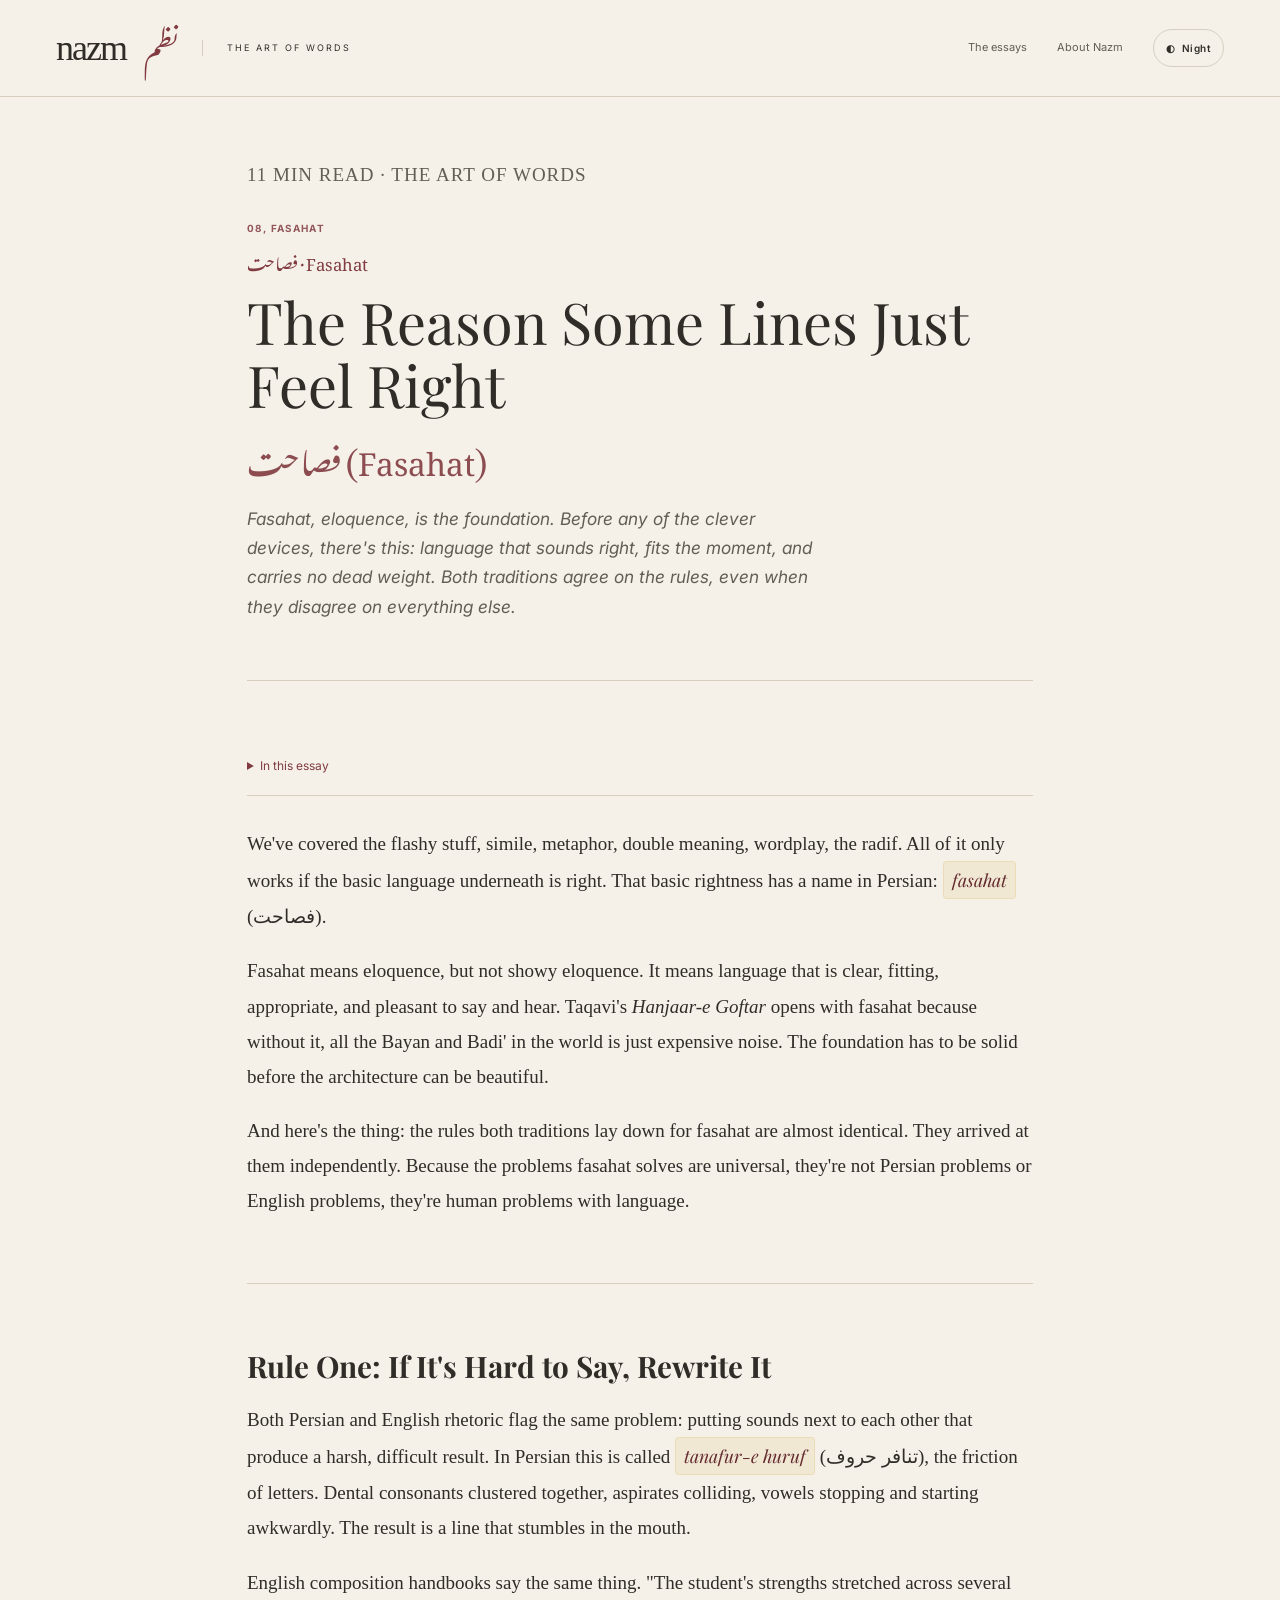
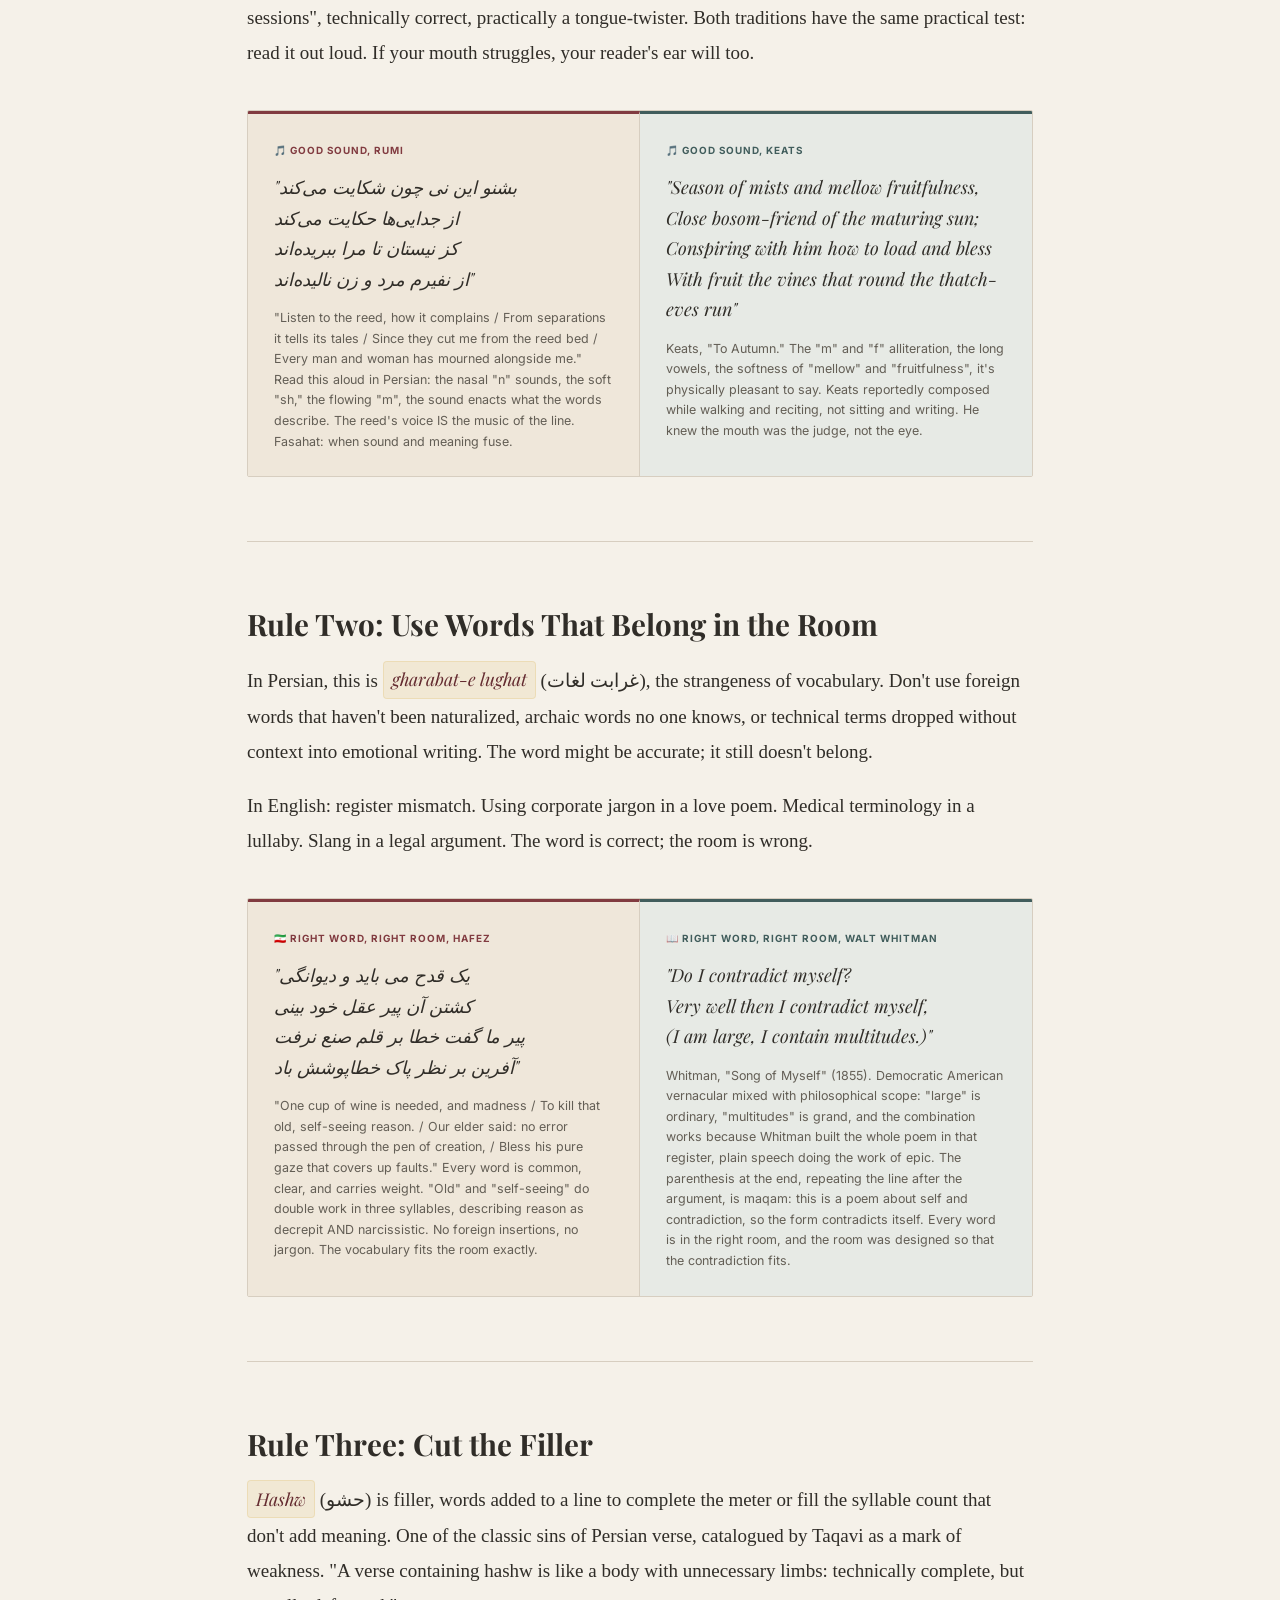
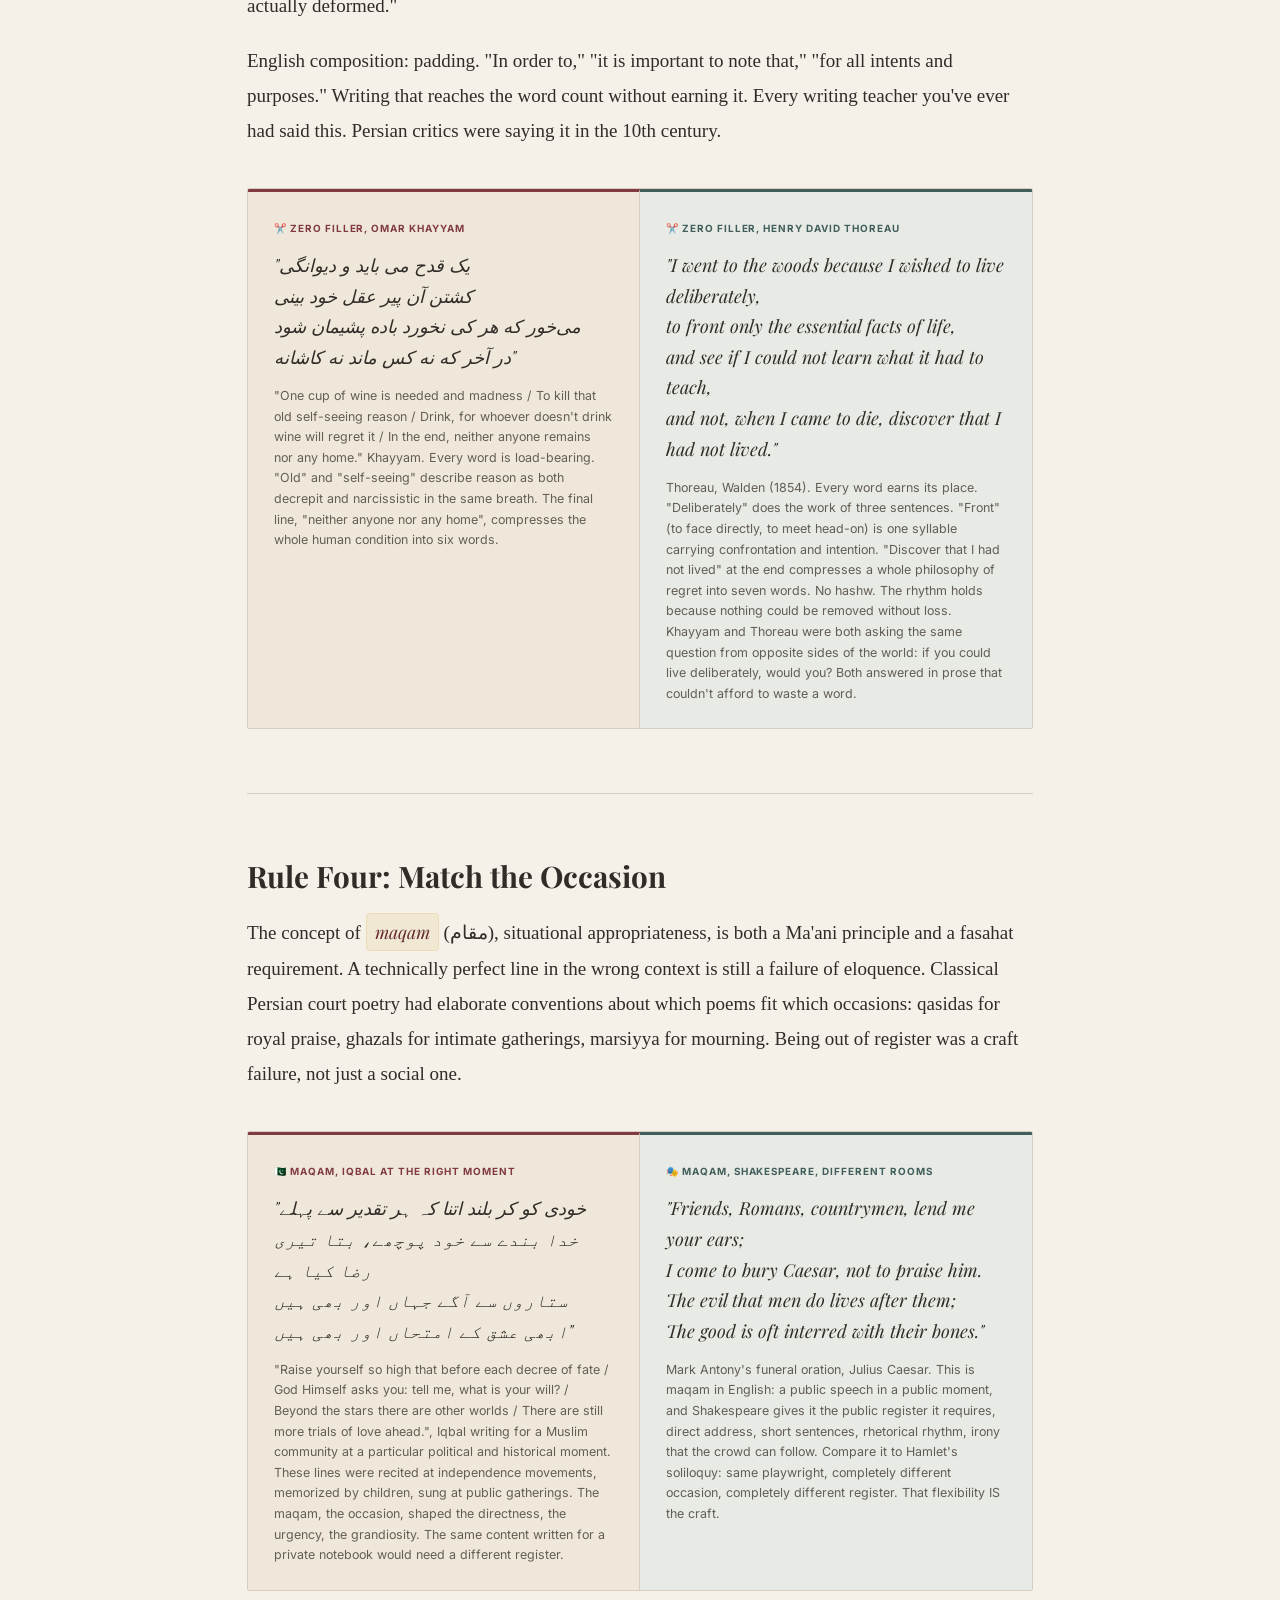
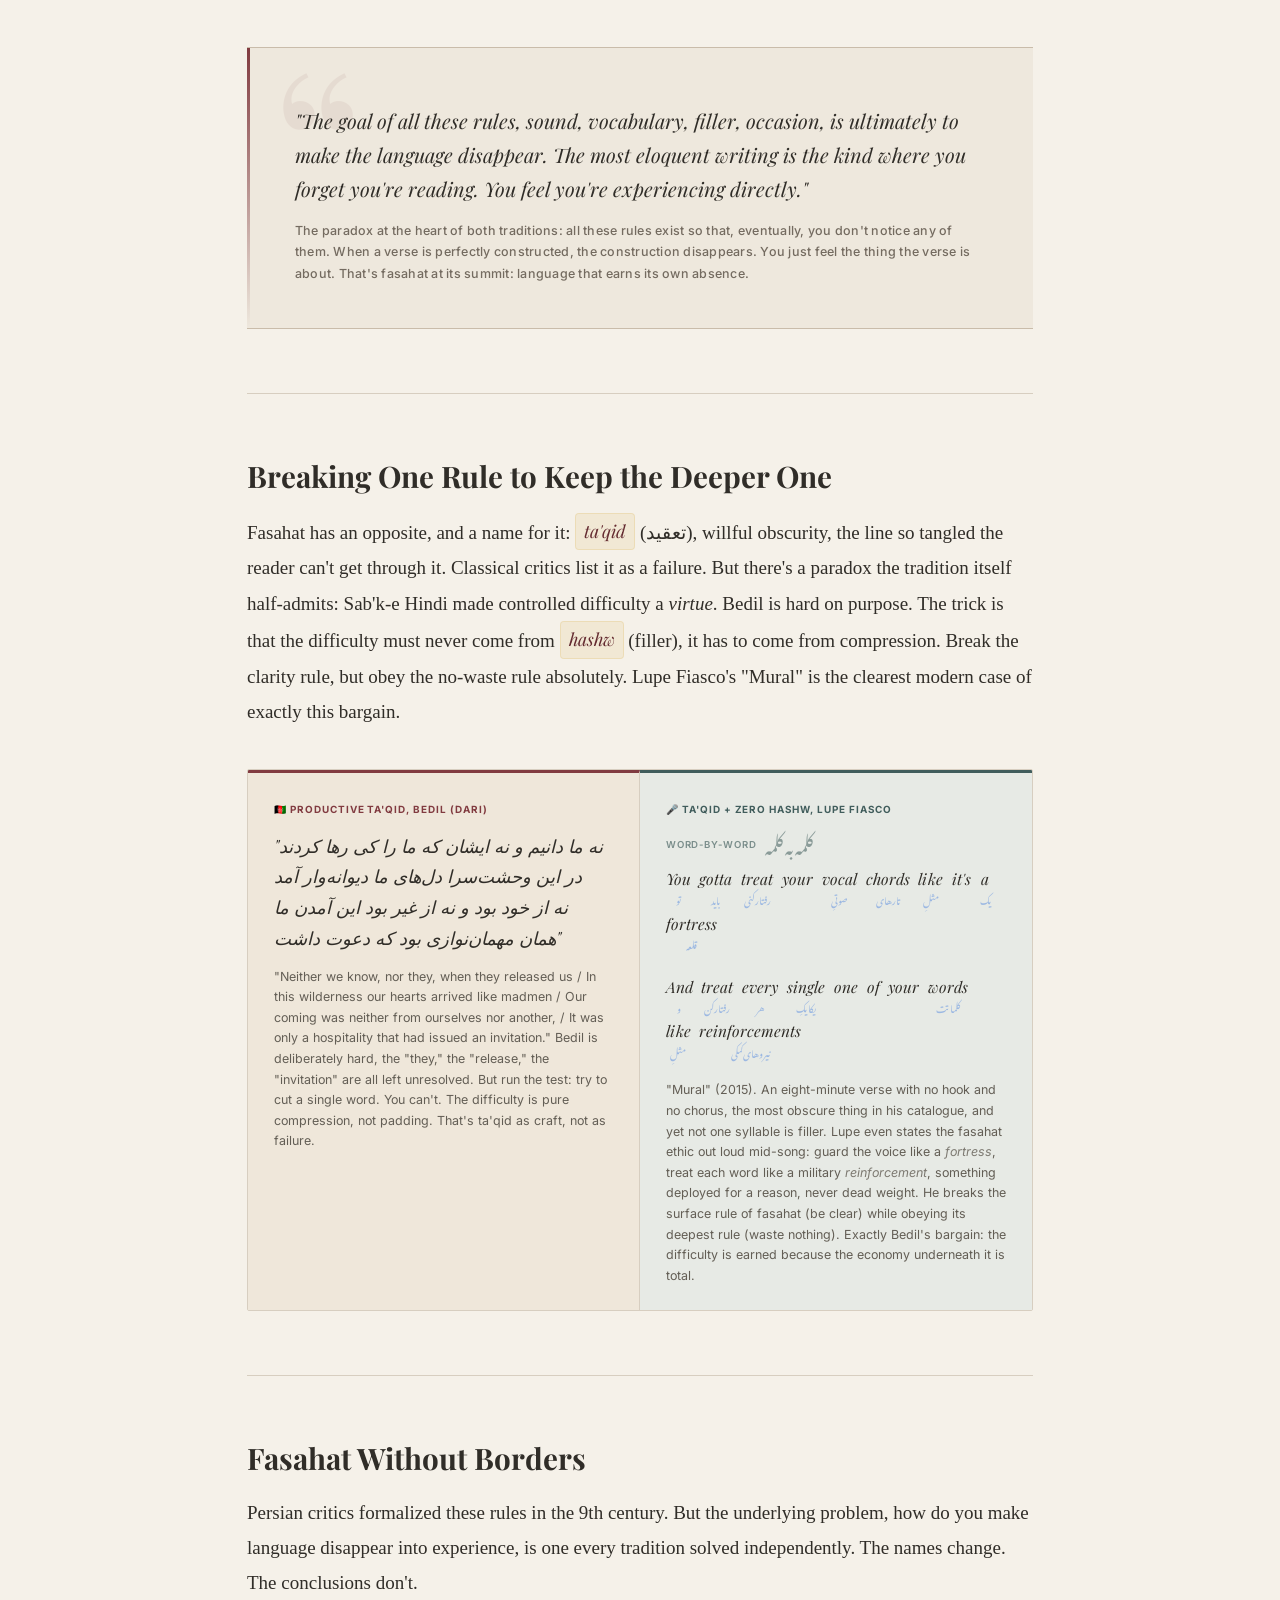
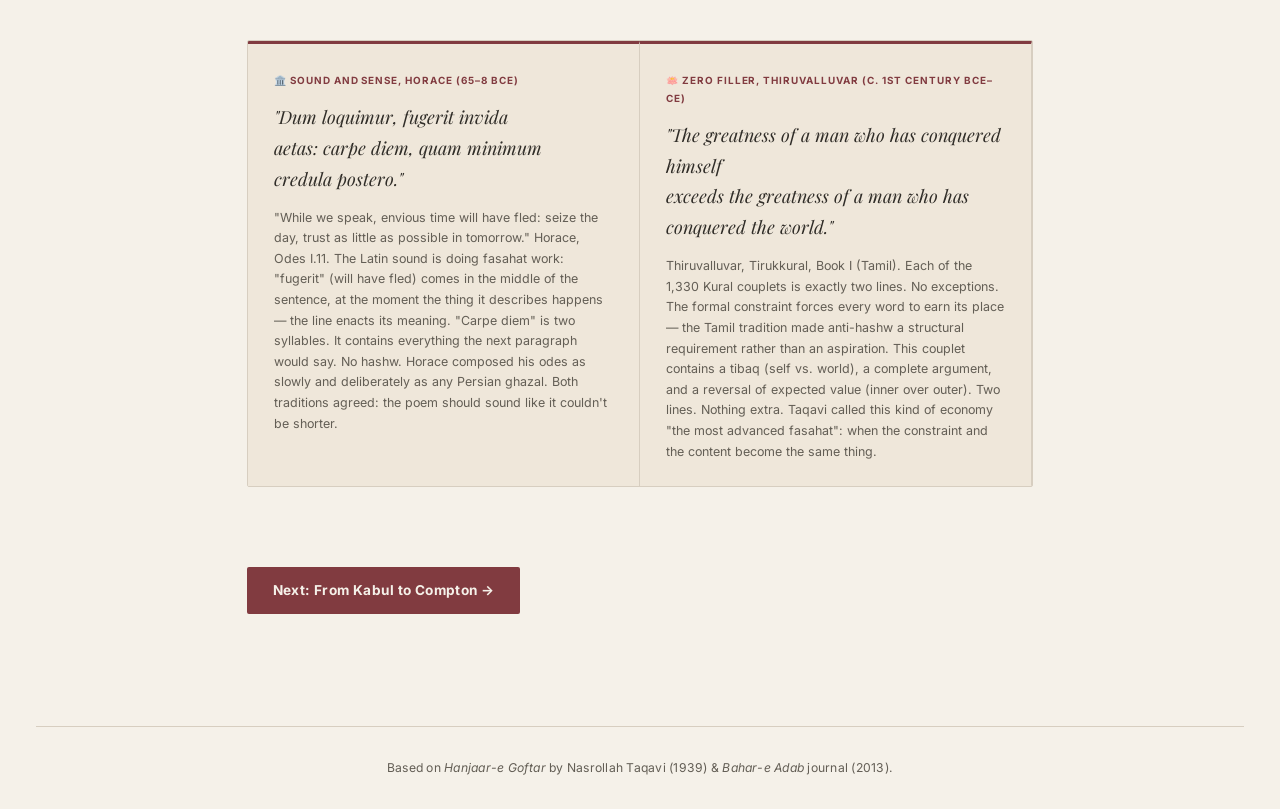
<file: articles/08-fasahat.html>
<!DOCTYPE html>
<html lang="en">
<head>
  <meta charset="UTF-8" />
  <meta name="viewport" content="width=device-width, initial-scale=1.0" />
  <title>The Reason Some Lines Just Feel Right, The Art of Words</title>
  <link rel="stylesheet" href="../style.css?v=2" />
<link rel="stylesheet" href="../editorial.css"></head>
<body class="essay"><a class="skip-link" href="#main">Skip to content</a>
<div id="progress-bar"></div>
<nav aria-label="Main navigation"><div class="nav-inner"><a class="nav-brand" href="../index.html">nazm<span lang="fa" dir="rtl">نظم</span></a><span class="nav-caption">THE ART OF WORDS</span><div class="nav-actions"><a href="../index.html#chapters">The essays</a><a href="../index.html#about">About Nazm</a><button class="dark-toggle" id="darkBtn" onclick="toggleDark()" aria-label="Switch color theme"><span class="icon" aria-hidden="true">◐</span> <span id="darkLabel">Night</span></button></div></div></nav>


<main class="page-wrapper" id="main">
  <div class="page-header">
    <div class="page-tag">08, Fasahat</div>
  <span class="page-tag-farsi" lang="fa">فصاحت · Fasahat</span>
    <h1>The Reason Some Lines Just Feel Right<br><span class='farsi-title'>فصاحت (Fasahat)</span></h1>
    <p class="subtitle">Fasahat, eloquence, is the foundation. Before any of the clever devices, there's this: language that sounds right, fits the moment, and carries no dead weight. Both traditions agree on the rules, even when they disagree on everything else.</p>
  </div>

  <p>We've covered the flashy stuff, simile, metaphor, double meaning, wordplay, the radif. All of it only works if the basic language underneath is right. That basic rightness has a name in Persian: <span class="term">fasahat</span> (فصاحت).</p>
  <p>Fasahat means eloquence, but not showy eloquence. It means language that is clear, fitting, appropriate, and pleasant to say and hear. Taqavi's <em>Hanjaar-e Goftar</em> opens with fasahat because without it, all the Bayan and Badi' in the world is just expensive noise. The foundation has to be solid before the architecture can be beautiful.</p>
  <p>And here's the thing: the rules both traditions lay down for fasahat are almost identical. They arrived at them independently. Because the problems fasahat solves are universal, they're not Persian problems or English problems, they're human problems with language.</p>

  <hr class="divider" />

  <h2>Rule One: If It's Hard to Say, Rewrite It</h2>

  <p>Both Persian and English rhetoric flag the same problem: putting sounds next to each other that produce a harsh, difficult result. In Persian this is called <span class="term">tanafur-e huruf</span> (تنافر حروف), the friction of letters. Dental consonants clustered together, aspirates colliding, vowels stopping and starting awkwardly. The result is a line that stumbles in the mouth.</p>
  <p>English composition handbooks say the same thing. "The student's strengths stretched across several sessions", technically correct, practically a tongue-twister. Both traditions have the same practical test: read it out loud. If your mouth struggles, your reader's ear will too.</p>

  <div class="compare-grid">
    <div class="compare-card east">
      <div class="compare-label">🎵 Good Sound, Rumi</div>
      <blockquote>"بشنو این نی چون شکایت می‌کند<br>از جدایی‌ها حکایت می‌کند<br>کز نیستان تا مرا ببریده‌اند<br>از نفیرم مرد و زن نالیده‌اند"</blockquote>
      <div class="source">"Listen to the reed, how it complains / From separations it tells its tales / Since they cut me from the reed bed / Every man and woman has mourned alongside me." Read this aloud in Persian: the nasal "n" sounds, the soft "sh," the flowing "m", the sound enacts what the words describe. The reed's voice IS the music of the line. Fasahat: when sound and meaning fuse.</div>
    </div>
    <div class="compare-card west">
      <div class="compare-label">🎵 Good Sound, Keats</div>
      <blockquote>"Season of mists and mellow fruitfulness,<br>Close bosom-friend of the maturing sun;<br>Conspiring with him how to load and bless<br>With fruit the vines that round the thatch-eves run"</blockquote>
      <div class="source">Keats, "To Autumn." The "m" and "f" alliteration, the long vowels, the softness of "mellow" and "fruitfulness", it's physically pleasant to say. Keats reportedly composed while walking and reciting, not sitting and writing. He knew the mouth was the judge, not the eye.</div>
    </div>
  </div>

  <hr class="divider" />

  <h2>Rule Two: Use Words That Belong in the Room</h2>

  <p>In Persian, this is <span class="term">gharabat-e lughat</span> (غرابت لغات), the strangeness of vocabulary. Don't use foreign words that haven't been naturalized, archaic words no one knows, or technical terms dropped without context into emotional writing. The word might be accurate; it still doesn't belong.</p>
  <p>In English: register mismatch. Using corporate jargon in a love poem. Medical terminology in a lullaby. Slang in a legal argument. The word is correct; the room is wrong.</p>

  <div class="compare-grid">
    <div class="compare-card east">
      <div class="compare-label">🇮🇷 Right word, right room, Hafez</div>
      <blockquote>"یک قدح می باید و دیوانگی<br>کشتن آن پیر عقل خود بینی<br>پیر ما گفت خطا بر قلم صنع نرفت<br>آفرین بر نظر پاک خطاپوشش باد"</blockquote>
      <div class="source">"One cup of wine is needed, and madness / To kill that old, self-seeing reason. / Our elder said: no error passed through the pen of creation, / Bless his pure gaze that covers up faults." Every word is common, clear, and carries weight. "Old" and "self-seeing" do double work in three syllables, describing reason as decrepit AND narcissistic. No foreign insertions, no jargon. The vocabulary fits the room exactly.</div>
    </div>
    <div class="compare-card west">
      <div class="compare-label">📖 Right word, right room, Walt Whitman</div>
      <blockquote>"Do I contradict myself?<br>Very well then I contradict myself,<br>(I am large, I contain multitudes.)"</blockquote>
      <div class="source">Whitman, "Song of Myself" (1855). Democratic American vernacular mixed with philosophical scope: "large" is ordinary, "multitudes" is grand, and the combination works because Whitman built the whole poem in that register, plain speech doing the work of epic. The parenthesis at the end, repeating the line after the argument, is maqam: this is a poem about self and contradiction, so the form contradicts itself. Every word is in the right room, and the room was designed so that the contradiction fits.</div>
    </div>
  </div>

  <hr class="divider" />

  <h2>Rule Three: Cut the Filler</h2>

  <p><span class="term">Hashw</span> (حشو) is filler, words added to a line to complete the meter or fill the syllable count that don't add meaning. One of the classic sins of Persian verse, catalogued by Taqavi as a mark of weakness. "A verse containing hashw is like a body with unnecessary limbs: technically complete, but actually deformed."</p>
  <p>English composition: padding. "In order to," "it is important to note that," "for all intents and purposes." Writing that reaches the word count without earning it. Every writing teacher you've ever had said this. Persian critics were saying it in the 10th century.</p>

  <div class="compare-grid">
    <div class="compare-card east">
      <div class="compare-label">✂️ Zero filler, Omar Khayyam</div>
      <blockquote>"یک قدح می باید و دیوانگی<br>کشتن آن پیر عقل خود بینی<br>می‌خور که هر کی نخورد باده پشیمان شود<br>در آخر که نه کس ماند نه کاشانه"</blockquote>
      <div class="source">"One cup of wine is needed and madness / To kill that old self-seeing reason / Drink, for whoever doesn't drink wine will regret it / In the end, neither anyone remains nor any home." Khayyam. Every word is load-bearing. "Old" and "self-seeing" describe reason as both decrepit and narcissistic in the same breath. The final line, "neither anyone nor any home", compresses the whole human condition into six words.</div>
    </div>
    <div class="compare-card west">
      <div class="compare-label">✂️ Zero filler, Henry David Thoreau</div>
      <blockquote>"I went to the woods because I wished to live deliberately,<br>to front only the essential facts of life,<br>and see if I could not learn what it had to teach,<br>and not, when I came to die, discover that I had not lived."</blockquote>
      <div class="source">Thoreau, Walden (1854). Every word earns its place. "Deliberately" does the work of three sentences. "Front" (to face directly, to meet head-on) is one syllable carrying confrontation and intention. "Discover that I had not lived" at the end compresses a whole philosophy of regret into seven words. No hashw. The rhythm holds because nothing could be removed without loss. Khayyam and Thoreau were both asking the same question from opposite sides of the world: if you could live deliberately, would you? Both answered in prose that couldn't afford to waste a word.</div>
    </div>
  </div>

  <hr class="divider" />

  <h2>Rule Four: Match the Occasion</h2>

  <p>The concept of <span class="term">maqam</span> (مقام), situational appropriateness, is both a Ma'ani principle and a fasahat requirement. A technically perfect line in the wrong context is still a failure of eloquence. Classical Persian court poetry had elaborate conventions about which poems fit which occasions: qasidas for royal praise, ghazals for intimate gatherings, marsiyya for mourning. Being out of register was a craft failure, not just a social one.</p>

  <div class="compare-grid">
    <div class="compare-card east">
      <div class="compare-label">🇵🇰 Maqam, Iqbal at the right moment</div>
      <blockquote>"خودی کو کر بلند اتنا کہ ہر تقدیر سے پہلے<br>خدا بندے سے خود پوچھے، بتا تیری رضا کیا ہے<br>ستاروں سے آگے جہاں اور بھی ہیں<br>ابھی عشق کے امتحاں اور بھی ہیں"</blockquote>
      <div class="source">"Raise yourself so high that before each decree of fate / God Himself asks you: tell me, what is your will? / Beyond the stars there are other worlds / There are still more trials of love ahead.", Iqbal writing for a Muslim community at a particular political and historical moment. These lines were recited at independence movements, memorized by children, sung at public gatherings. The maqam, the occasion, shaped the directness, the urgency, the grandiosity. The same content written for a private notebook would need a different register.</div>
    </div>
    <div class="compare-card west">
      <div class="compare-label">🎭 Maqam, Shakespeare, different rooms</div>
      <blockquote>"Friends, Romans, countrymen, lend me your ears;<br>I come to bury Caesar, not to praise him.<br>The evil that men do lives after them;<br>The good is oft interred with their bones."</blockquote>
      <div class="source">Mark Antony's funeral oration, Julius Caesar. This is maqam in English: a public speech in a public moment, and Shakespeare gives it the public register it requires, direct address, short sentences, rhetorical rhythm, irony that the crowd can follow. Compare it to Hamlet's soliloquy: same playwright, completely different occasion, completely different register. That flexibility IS the craft.</div>
    </div>
  </div>

  <div class="pull-quote">
    <p>"The goal of all these rules, sound, vocabulary, filler, occasion, is ultimately to make the language disappear. The most eloquent writing is the kind where you forget you're reading. You feel you're experiencing directly."</p>
    <p class="attribution">The paradox at the heart of both traditions: all these rules exist so that, eventually, you don't notice any of them. When a verse is perfectly constructed, the construction disappears. You just feel the thing the verse is about. That's fasahat at its summit: language that earns its own absence.</p>
  </div>

  <hr class="divider" />

  <h2>Breaking One Rule to Keep the Deeper One</h2>

  <p>Fasahat has an opposite, and a name for it: <span class="term">ta'qid</span> (تعقید), willful obscurity, the line so tangled the reader can't get through it. Classical critics list it as a failure. But there's a paradox the tradition itself half-admits: Sab'k-e Hindi made controlled difficulty a <em>virtue</em>. Bedil is hard on purpose. The trick is that the difficulty must never come from <span class="term">hashw</span> (filler), it has to come from compression. Break the clarity rule, but obey the no-waste rule absolutely. Lupe Fiasco's "Mural" is the clearest modern case of exactly this bargain.</p>

  <div class="compare-grid">
    <div class="compare-card east">
      <div class="compare-label">🇦🇫 Productive Ta'qid, Bedil (Dari)</div>
      <blockquote>"نه ما دانیم و نه ایشان که ما را کی رها کردند<br>در این وحشت‌سرا دل‌های ما دیوانه‌وار آمد<br>نه از خود بود و نه از غیر بود این آمدن ما<br>همان مهمان‌نوازی بود که دعوت داشت"</blockquote>
      <div class="source">"Neither we know, nor they, when they released us / In this wilderness our hearts arrived like madmen / Our coming was neither from ourselves nor another, / It was only a hospitality that had issued an invitation." Bedil is deliberately hard, the "they," the "release," the "invitation" are all left unresolved. But run the test: try to cut a single word. You can't. The difficulty is pure compression, not padding. That's ta'qid as craft, not as failure.</div>
    </div>
    <div class="compare-card west">
      <div class="compare-label">🎤 Ta'qid + Zero Hashw, Lupe Fiasco</div>
      <div class="gloss-note">Word-by-word <span lang="fa">کلمه به کلمه</span></div>
      <div class="gloss-quote">
        <div class="gline"><span class="gw"><span class="we">You</span><span class="wf">تو</span></span><span class="gw"><span class="we">gotta</span><span class="wf">باید</span></span><span class="gw"><span class="we">treat</span><span class="wf">رفتار‌کنی</span></span><span class="gw"><span class="we">your</span><span class="wf">ـ</span></span><span class="gw"><span class="we">vocal</span><span class="wf">صوتیِ</span></span><span class="gw"><span class="we">chords</span><span class="wf">تارهای</span></span><span class="gw"><span class="we">like</span><span class="wf">مثلِ</span></span><span class="gw"><span class="we">it's</span><span class="wf">ـ</span></span><span class="gw"><span class="we">a</span><span class="wf">یک</span></span><span class="gw"><span class="we">fortress</span><span class="wf">قلعه</span></span></div>
        <div class="gline"><span class="gw"><span class="we">And</span><span class="wf">و</span></span><span class="gw"><span class="we">treat</span><span class="wf">رفتار‌کن</span></span><span class="gw"><span class="we">every</span><span class="wf">هر</span></span><span class="gw"><span class="we">single</span><span class="wf">یکایکِ</span></span><span class="gw"><span class="we">one</span><span class="wf">ـ</span></span><span class="gw"><span class="we">of</span><span class="wf">ـ</span></span><span class="gw"><span class="we">your</span><span class="wf">ـ</span></span><span class="gw"><span class="we">words</span><span class="wf">کلماتت</span></span><span class="gw"><span class="we">like</span><span class="wf">مثلِ</span></span><span class="gw"><span class="we">reinforcements</span><span class="wf">نیروهای‌کمکی</span></span></div>
      </div>
      <div class="source">"Mural" (2015). An eight-minute verse with no hook and no chorus, the most obscure thing in his catalogue, and yet not one syllable is filler. Lupe even states the fasahat ethic out loud mid-song: guard the voice like a <em>fortress</em>, treat each word like a military <em>reinforcement</em>, something deployed for a reason, never dead weight. He breaks the surface rule of fasahat (be clear) while obeying its deepest rule (waste nothing). Exactly Bedil's bargain: the difficulty is earned because the economy underneath it is total.</div>
    </div>
  </div>

  <hr class="divider" />

  <h2>Fasahat Without Borders</h2>

  <p>Persian critics formalized these rules in the 9th century. But the underlying problem, how do you make language disappear into experience, is one every tradition solved independently. The names change. The conclusions don't.</p>

  <div class="compare-grid">
    <div class="compare-card east">
      <div class="compare-label">🏛️ Sound and Sense, Horace (65–8 BCE)</div>
      <blockquote>"Dum loquimur, fugerit invida<br>aetas: carpe diem, quam minimum<br>credula postero."</blockquote>
      <div class="source">"While we speak, envious time will have fled: seize the day, trust as little as possible in tomorrow." Horace, Odes I.11. The Latin sound is doing fasahat work: "fugerit" (will have fled) comes in the middle of the sentence, at the moment the thing it describes happens — the line enacts its meaning. "Carpe diem" is two syllables. It contains everything the next paragraph would say. No hashw. Horace composed his odes as slowly and deliberately as any Persian ghazal. Both traditions agreed: the poem should sound like it couldn't be shorter.</div>
    </div>
    <div class="compare-card east">
      <div class="compare-label">🪷 Zero Filler, Thiruvalluvar (c. 1st century BCE–CE)</div>
      <blockquote>"The greatness of a man who has conquered himself<br>exceeds the greatness of a man who has conquered the world."</blockquote>
      <div class="source">Thiruvalluvar, Tirukkural, Book I (Tamil). Each of the 1,330 Kural couplets is exactly two lines. No exceptions. The formal constraint forces every word to earn its place — the Tamil tradition made anti-hashw a structural requirement rather than an aspiration. This couplet contains a tibaq (self vs. world), a complete argument, and a reversal of expected value (inner over outer). Two lines. Nothing extra. Taqavi called this kind of economy "the most advanced fasahat": when the constraint and the content become the same thing.</div>
    </div>
  </div>

  <a href="09-living-tradition.html" class="btn">Next: From Kabul to Compton →</a>
</main>

<footer>Based on <em>Hanjaar-e Goftar</em> by Nasrollah Taqavi (1939) &amp; <em>Bahar-e Adab</em> journal (2013).</footer>
<script src="../anim.js"></script>
</body>
</html>
</file>
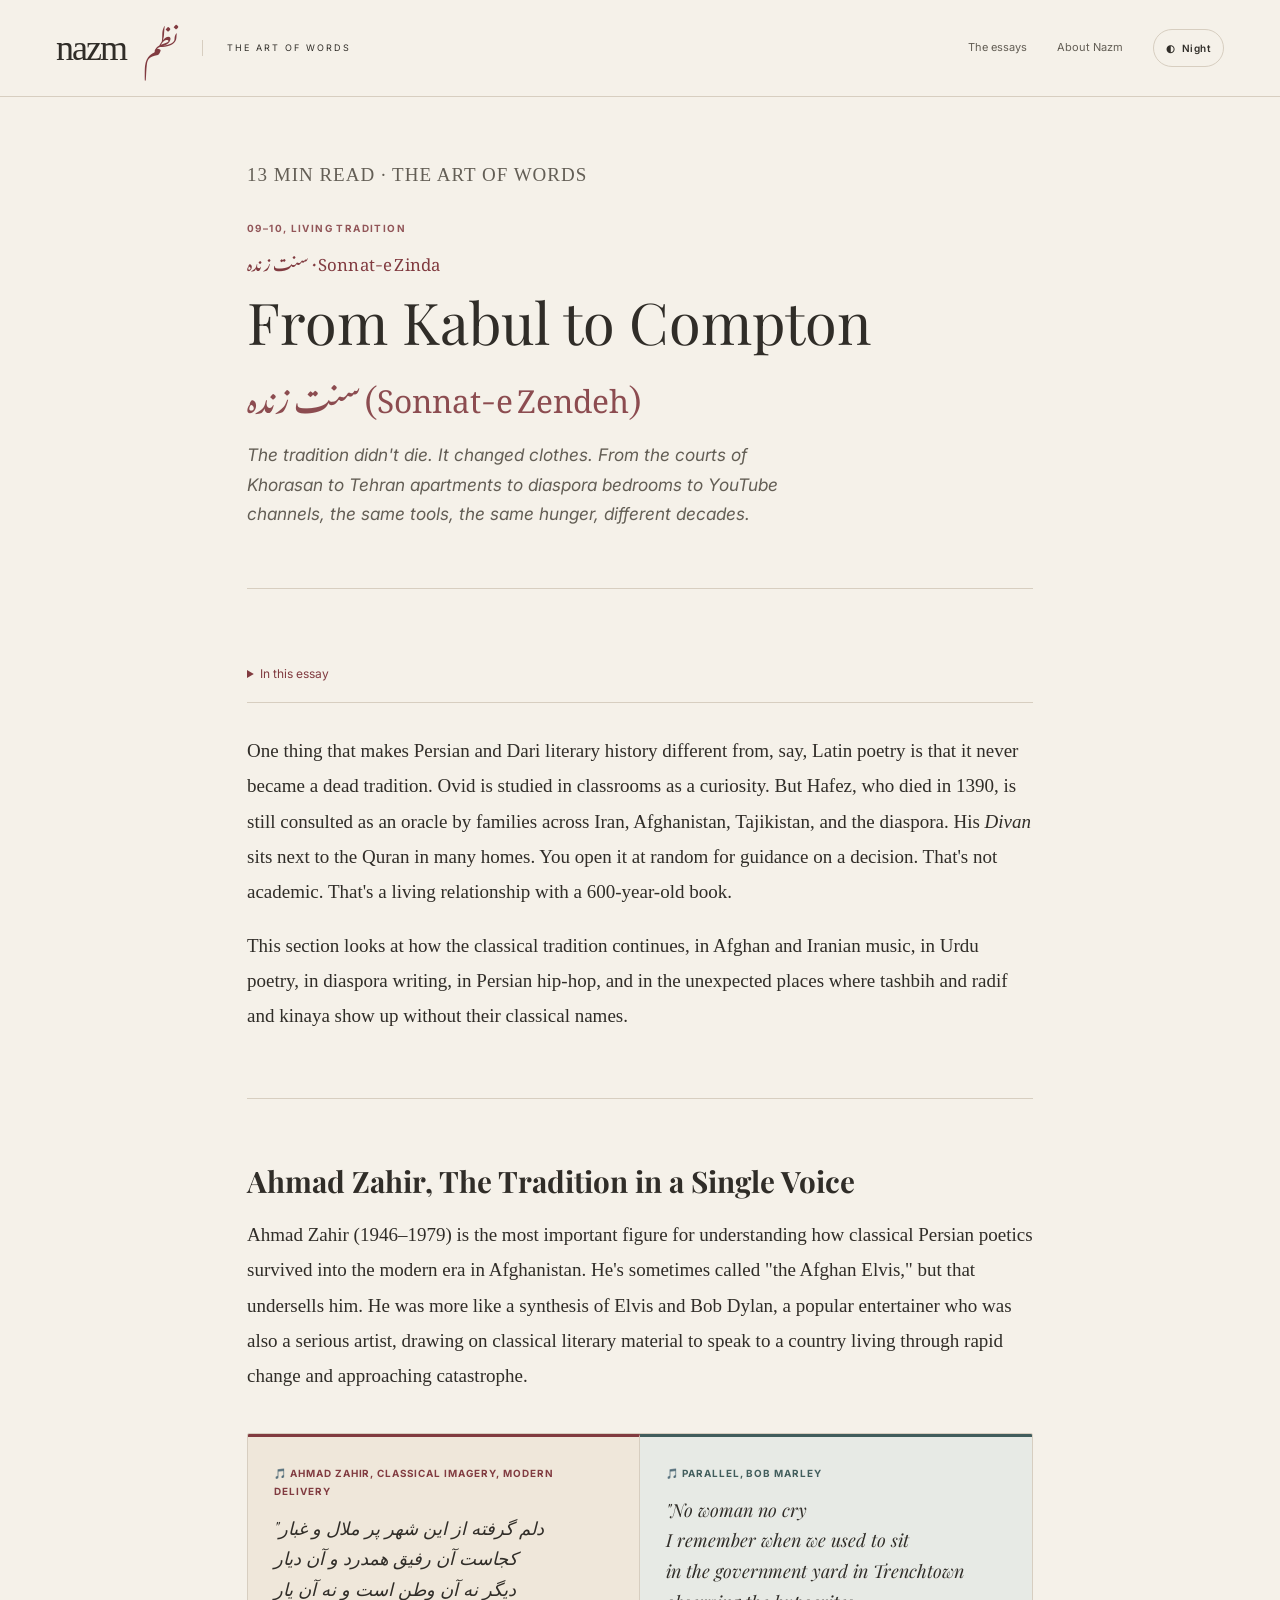
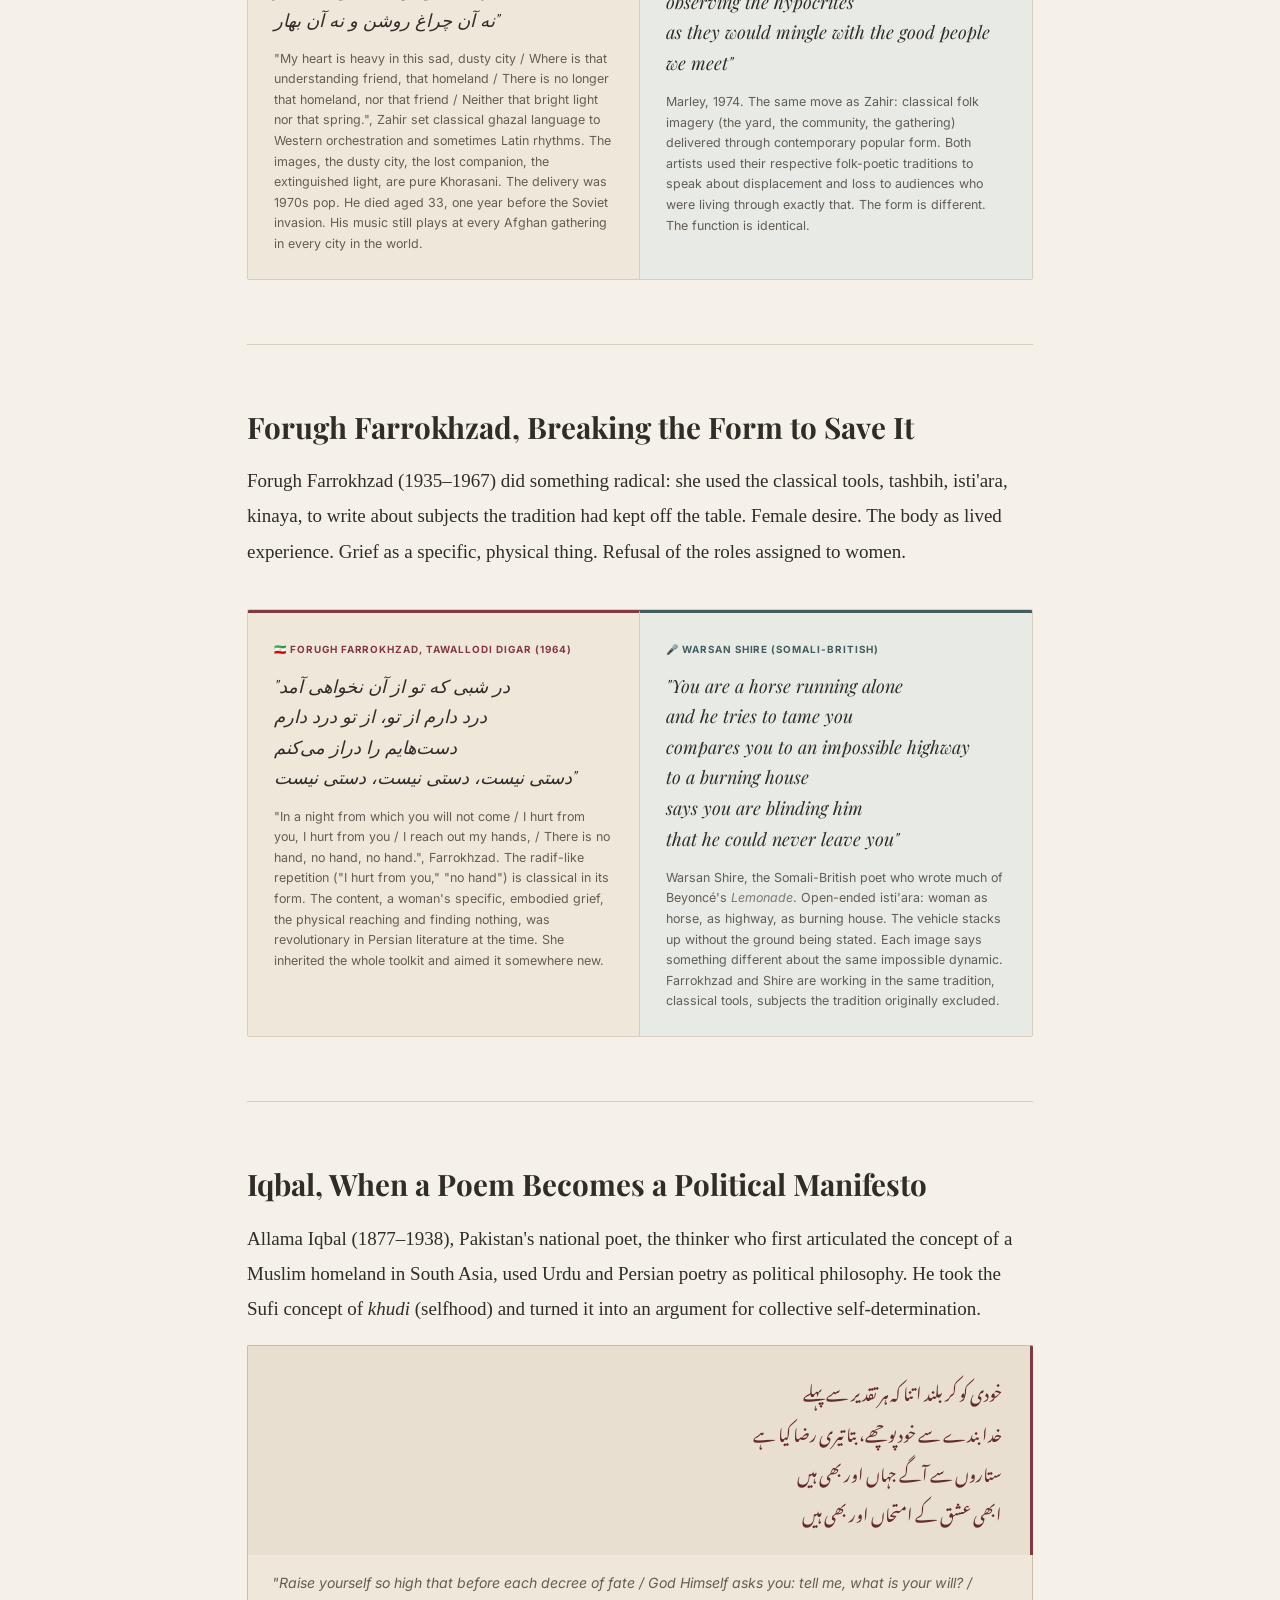
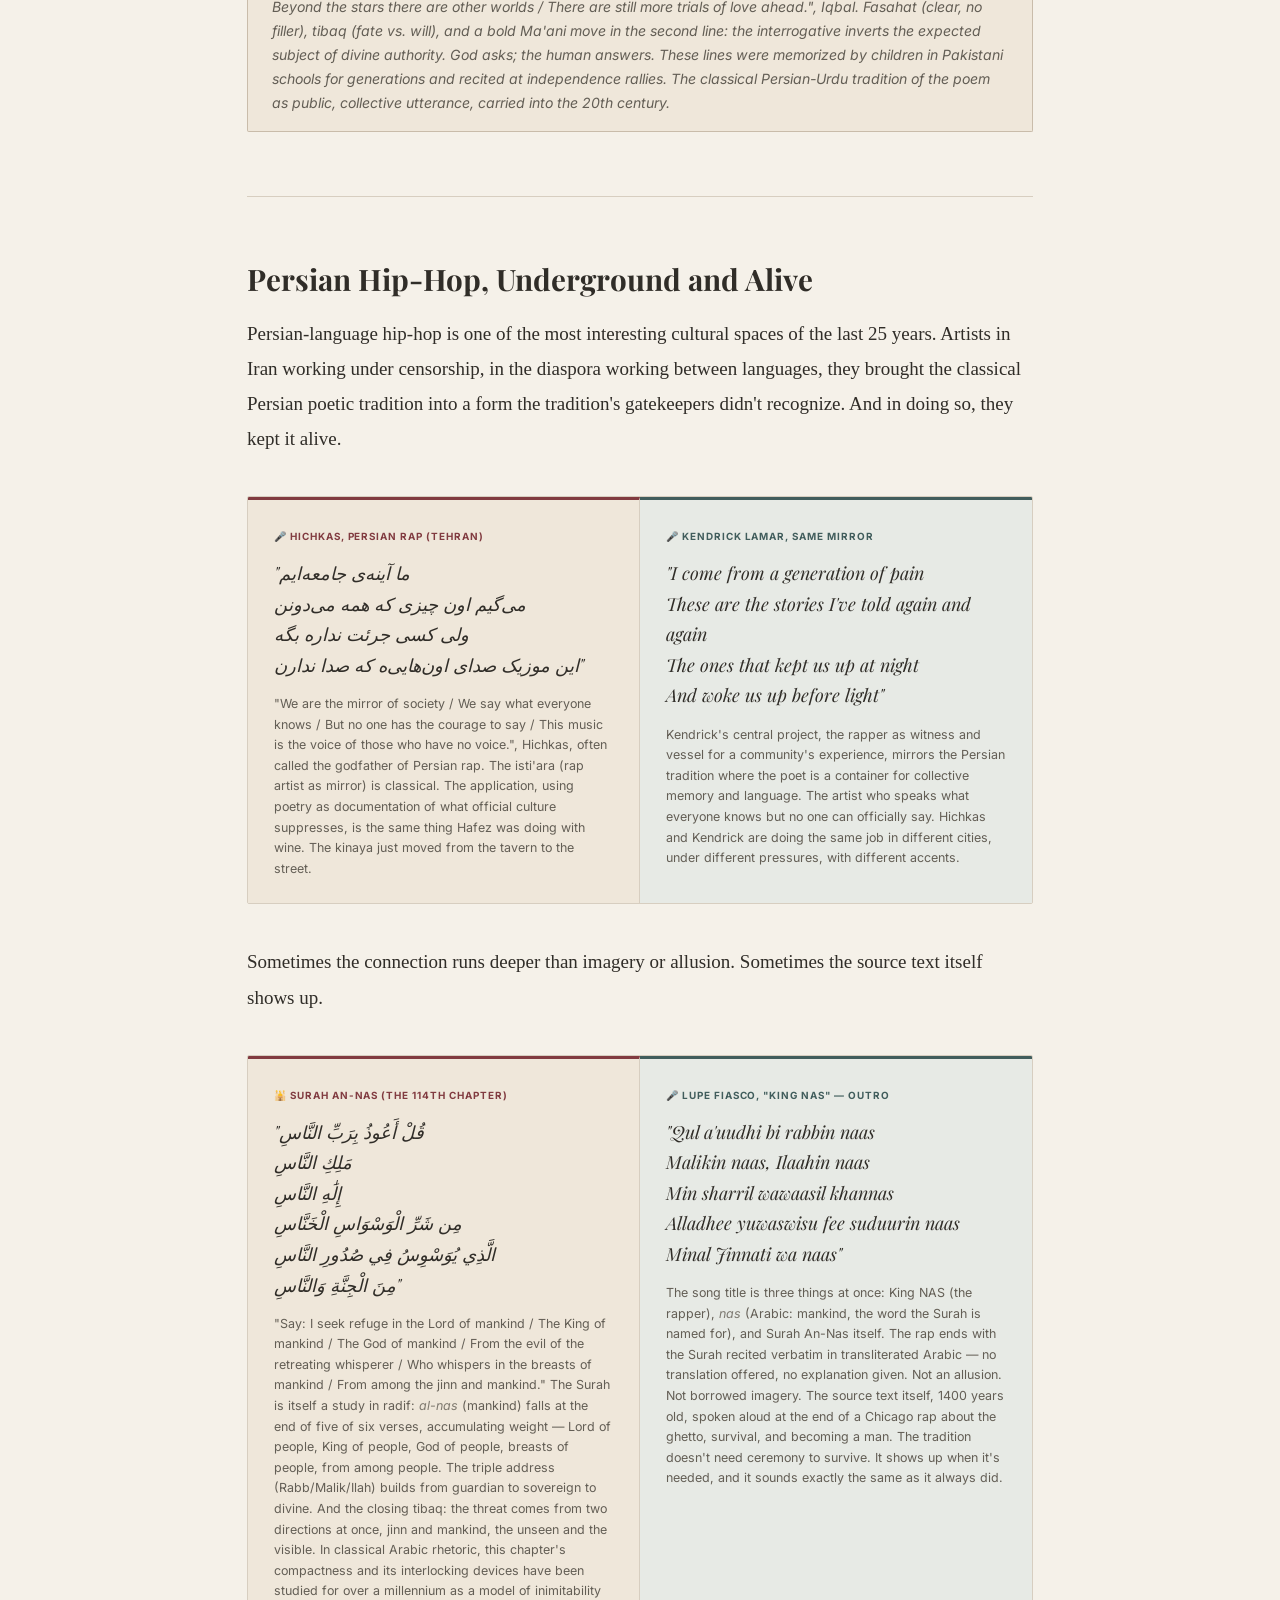
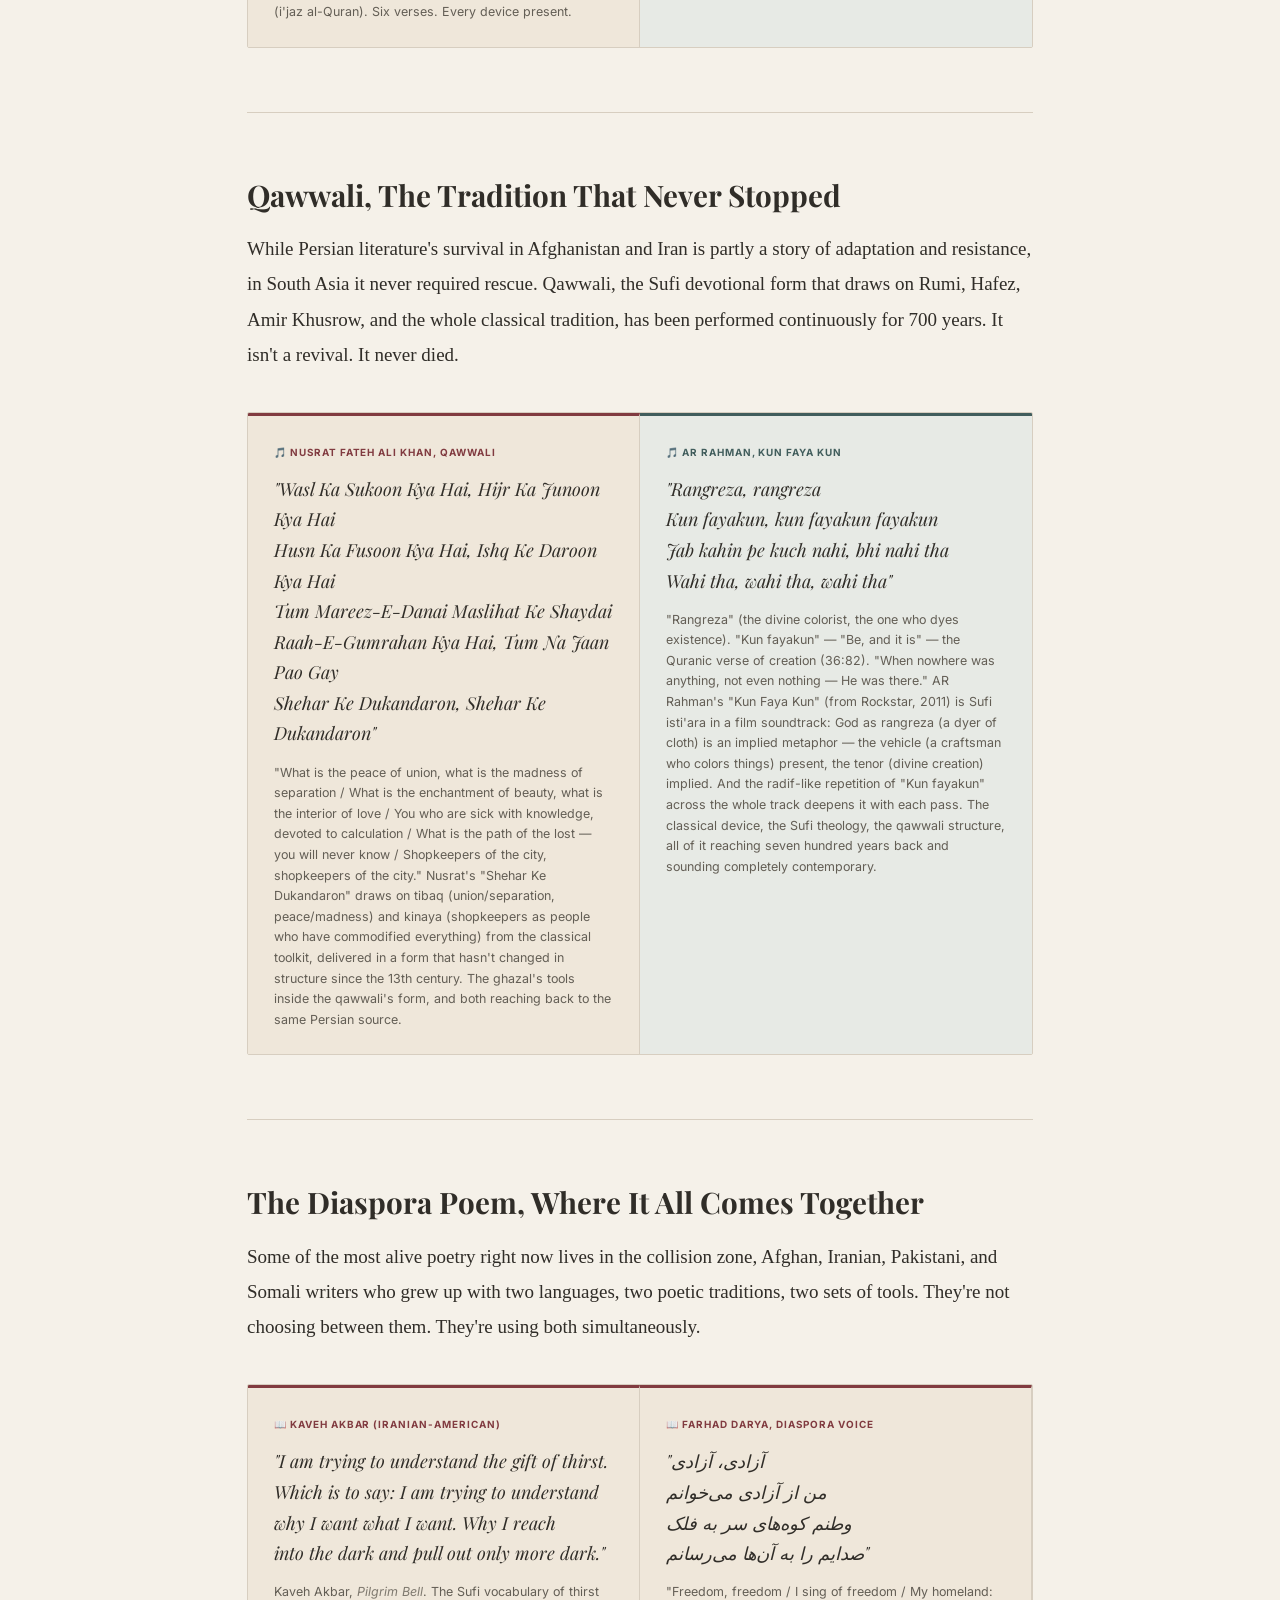
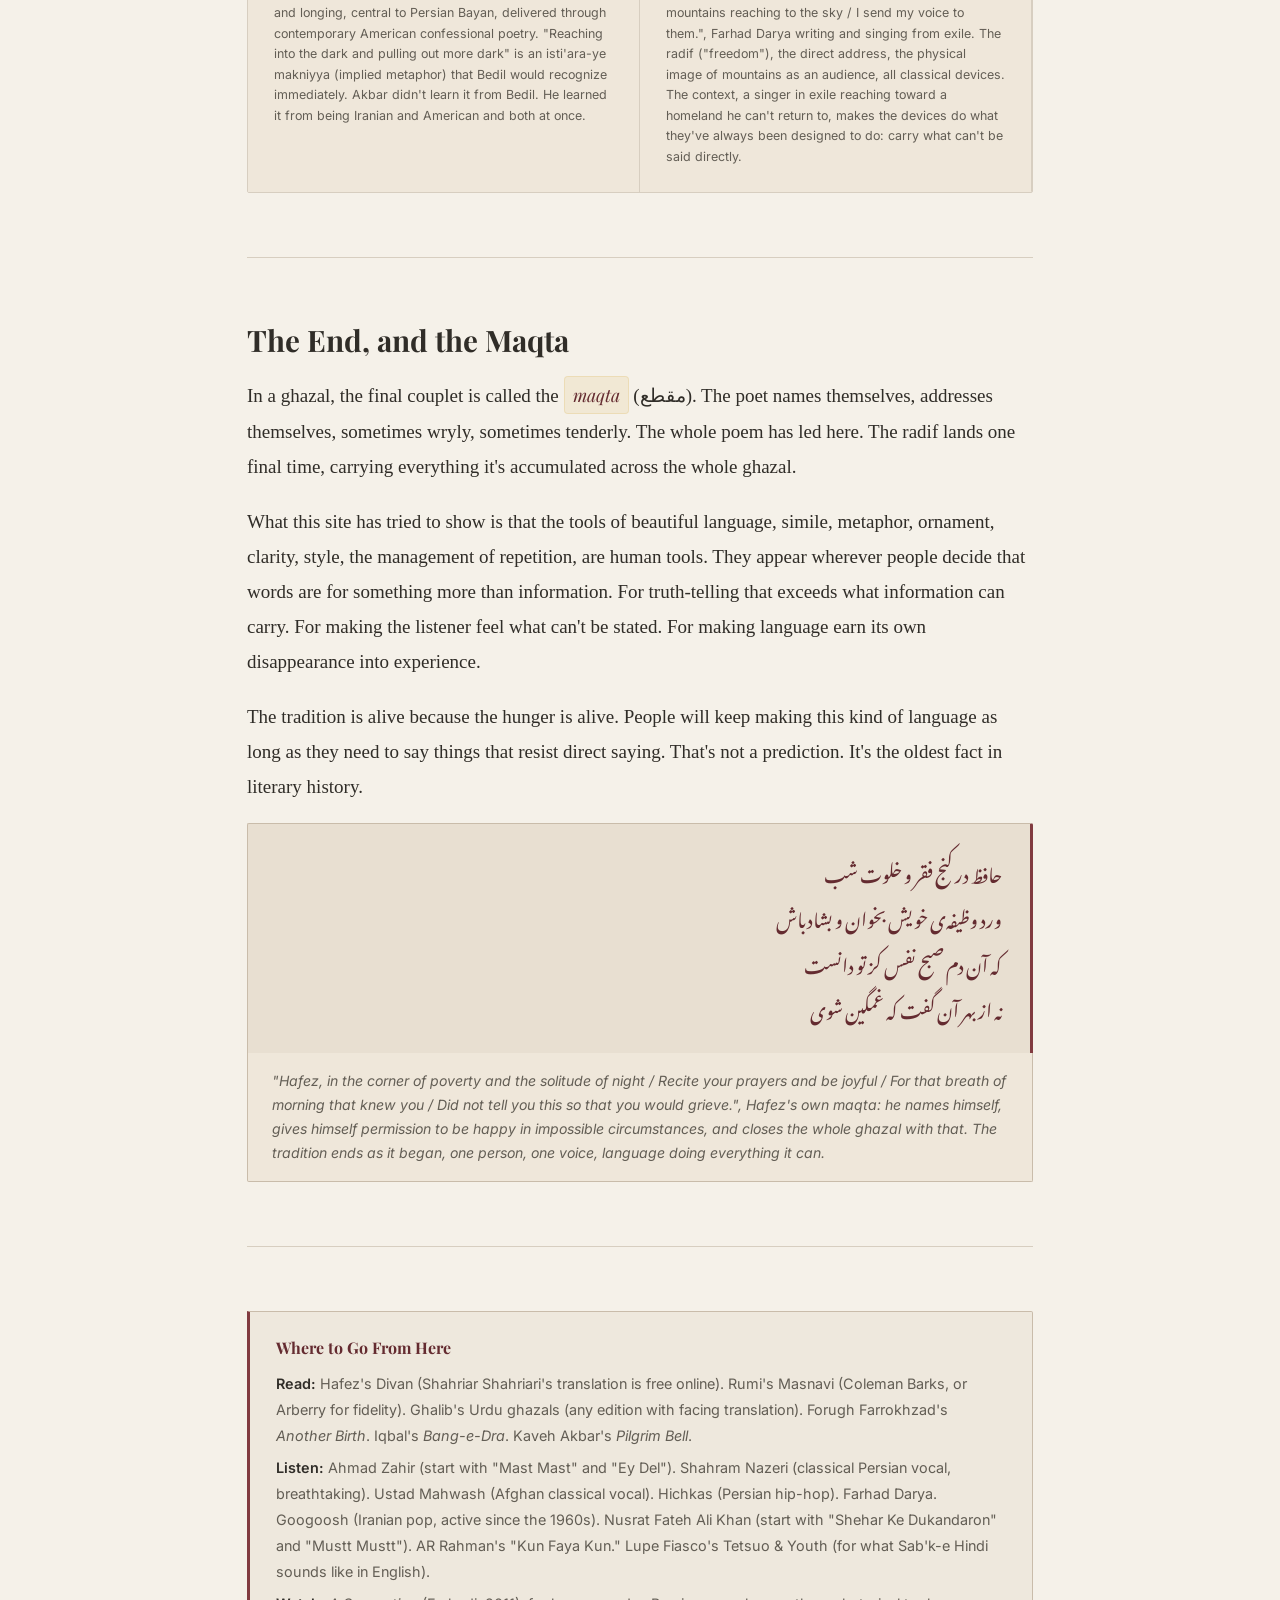
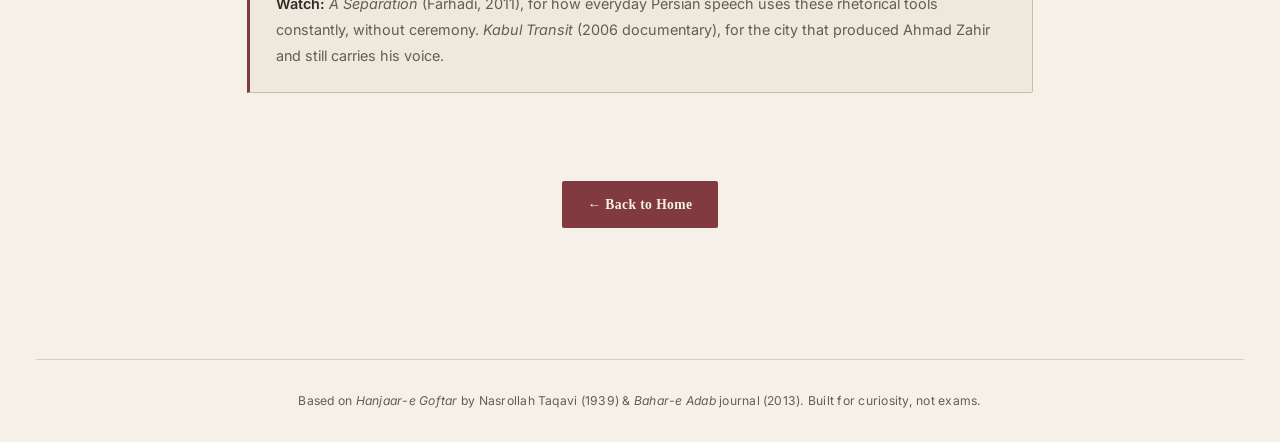
<file: articles/09-living-tradition.html>
<!DOCTYPE html>
<html lang="en">
<head>
  <meta charset="UTF-8" />
  <meta name="viewport" content="width=device-width, initial-scale=1.0" />
  <title>From Kabul to Compton, The Art of Words</title>
  <link rel="stylesheet" href="../style.css?v=2" />
<link rel="stylesheet" href="../editorial.css"></head>
<body class="essay"><a class="skip-link" href="#main">Skip to content</a>
<div id="progress-bar"></div>
<nav aria-label="Main navigation"><div class="nav-inner"><a class="nav-brand" href="../index.html">nazm<span lang="fa" dir="rtl">نظم</span></a><span class="nav-caption">THE ART OF WORDS</span><div class="nav-actions"><a href="../index.html#chapters">The essays</a><a href="../index.html#about">About Nazm</a><button class="dark-toggle" id="darkBtn" onclick="toggleDark()" aria-label="Switch color theme"><span class="icon" aria-hidden="true">◐</span> <span id="darkLabel">Night</span></button></div></div></nav>


<main class="page-wrapper" id="main">
  <div class="page-header">
    <div class="page-tag">09–10, Living Tradition</div>
  <span class="page-tag-farsi" lang="fa">سنت زنده · Sonnat-e Zinda</span>
    <h1>From Kabul to Compton<br><span class='farsi-title'>سنت زنده (Sonnat-e Zendeh)</span></h1>
    <p class="subtitle">The tradition didn't die. It changed clothes. From the courts of Khorasan to Tehran apartments to diaspora bedrooms to YouTube channels, the same tools, the same hunger, different decades.</p>
  </div>

  <p>One thing that makes Persian and Dari literary history different from, say, Latin poetry is that it never became a dead tradition. Ovid is studied in classrooms as a curiosity. But Hafez, who died in 1390, is still consulted as an oracle by families across Iran, Afghanistan, Tajikistan, and the diaspora. His <em>Divan</em> sits next to the Quran in many homes. You open it at random for guidance on a decision. That's not academic. That's a living relationship with a 600-year-old book.</p>
  <p>This section looks at how the classical tradition continues, in Afghan and Iranian music, in Urdu poetry, in diaspora writing, in Persian hip-hop, and in the unexpected places where tashbih and radif and kinaya show up without their classical names.</p>

  <hr class="divider" />

  <h2>Ahmad Zahir, The Tradition in a Single Voice</h2>

  <p>Ahmad Zahir (1946–1979) is the most important figure for understanding how classical Persian poetics survived into the modern era in Afghanistan. He's sometimes called "the Afghan Elvis," but that undersells him. He was more like a synthesis of Elvis and Bob Dylan, a popular entertainer who was also a serious artist, drawing on classical literary material to speak to a country living through rapid change and approaching catastrophe.</p>

  <div class="compare-grid">
    <div class="compare-card east">
      <div class="compare-label">🎵 Ahmad Zahir, Classical imagery, modern delivery</div>
      <blockquote>"دلم گرفته از این شهر پر ملال و غبار<br>کجاست آن رفیق همدرد و آن دیار<br>دیگر نه آن وطن است و نه آن یار<br>نه آن چراغ روشن و نه آن بهار"</blockquote>
      <div class="source">"My heart is heavy in this sad, dusty city / Where is that understanding friend, that homeland / There is no longer that homeland, nor that friend / Neither that bright light nor that spring.", Zahir set classical ghazal language to Western orchestration and sometimes Latin rhythms. The images, the dusty city, the lost companion, the extinguished light, are pure Khorasani. The delivery was 1970s pop. He died aged 33, one year before the Soviet invasion. His music still plays at every Afghan gathering in every city in the world.</div>
    </div>
    <div class="compare-card west">
      <div class="compare-label">🎵 Parallel, Bob Marley</div>
      <blockquote>"No woman no cry<br>I remember when we used to sit<br>in the government yard in Trenchtown<br>observing the hypocrites<br>as they would mingle with the good people we meet"</blockquote>
      <div class="source">Marley, 1974. The same move as Zahir: classical folk imagery (the yard, the community, the gathering) delivered through contemporary popular form. Both artists used their respective folk-poetic traditions to speak about displacement and loss to audiences who were living through exactly that. The form is different. The function is identical.</div>
    </div>
  </div>

  <hr class="divider" />

  <h2>Forugh Farrokhzad, Breaking the Form to Save It</h2>

  <p>Forugh Farrokhzad (1935–1967) did something radical: she used the classical tools, tashbih, isti'ara, kinaya, to write about subjects the tradition had kept off the table. Female desire. The body as lived experience. Grief as a specific, physical thing. Refusal of the roles assigned to women.</p>

  <div class="compare-grid">
    <div class="compare-card east">
      <div class="compare-label">🇮🇷 Forugh Farrokhzad, Tawallodi Digar (1964)</div>
      <blockquote>"در شبی که تو از آن نخواهی آمد<br>درد دارم از تو، از تو درد دارم<br>دست‌هایم را دراز می‌کنم<br>دستی نیست، دستی نیست، دستی نیست"</blockquote>
      <div class="source">"In a night from which you will not come / I hurt from you, I hurt from you / I reach out my hands, / There is no hand, no hand, no hand.", Farrokhzad. The radif-like repetition ("I hurt from you," "no hand") is classical in its form. The content, a woman's specific, embodied grief, the physical reaching and finding nothing, was revolutionary in Persian literature at the time. She inherited the whole toolkit and aimed it somewhere new.</div>
    </div>
    <div class="compare-card west">
      <div class="compare-label">🎤 Warsan Shire (Somali-British)</div>
      <blockquote>"You are a horse running alone<br>and he tries to tame you<br>compares you to an impossible highway<br>to a burning house<br>says you are blinding him<br>that he could never leave you"</blockquote>
      <div class="source">Warsan Shire, the Somali-British poet who wrote much of Beyoncé's <em>Lemonade</em>. Open-ended isti'ara: woman as horse, as highway, as burning house. The vehicle stacks up without the ground being stated. Each image says something different about the same impossible dynamic. Farrokhzad and Shire are working in the same tradition, classical tools, subjects the tradition originally excluded.</div>
    </div>
  </div>

  <hr class="divider" />

  <h2>Iqbal, When a Poem Becomes a Political Manifesto</h2>

  <p>Allama Iqbal (1877–1938), Pakistan's national poet, the thinker who first articulated the concept of a Muslim homeland in South Asia, used Urdu and Persian poetry as political philosophy. He took the Sufi concept of <em>khudi</em> (selfhood) and turned it into an argument for collective self-determination.</p>

  <div class="verse-farsi" style="font-size: 1.05rem; line-height: 2.4;">خودی کو کر بلند اتنا کہ ہر تقدیر سے پہلے<br>خدا بندے سے خود پوچھے، بتا تیری رضا کیا ہے<br>ستاروں سے آگے جہاں اور بھی ہیں<br>ابھی عشق کے امتحاں اور بھی ہیں</div>
  <div class="verse-translation">"Raise yourself so high that before each decree of fate / God Himself asks you: tell me, what is your will? / Beyond the stars there are other worlds / There are still more trials of love ahead.", Iqbal. Fasahat (clear, no filler), tibaq (fate vs. will), and a bold Ma'ani move in the second line: the interrogative inverts the expected subject of divine authority. God asks; the human answers. These lines were memorized by children in Pakistani schools for generations and recited at independence rallies. The classical Persian-Urdu tradition of the poem as public, collective utterance, carried into the 20th century.</div>

  <hr class="divider" />

  <h2>Persian Hip-Hop, Underground and Alive</h2>

  <p>Persian-language hip-hop is one of the most interesting cultural spaces of the last 25 years. Artists in Iran working under censorship, in the diaspora working between languages, they brought the classical Persian poetic tradition into a form the tradition's gatekeepers didn't recognize. And in doing so, they kept it alive.</p>

  <div class="compare-grid">
    <div class="compare-card east">
      <div class="compare-label">🎤 Hichkas, Persian rap (Tehran)</div>
      <blockquote>"ما آینه‌ی جامعه‌ایم<br>می‌گیم اون چیزی که همه می‌دونن<br>ولی کسی جرئت نداره بگه<br>این موزیک صدای اون‌هایی‌ه که صدا ندارن"</blockquote>
      <div class="source">"We are the mirror of society / We say what everyone knows / But no one has the courage to say / This music is the voice of those who have no voice.", Hichkas, often called the godfather of Persian rap. The isti'ara (rap artist as mirror) is classical. The application, using poetry as documentation of what official culture suppresses, is the same thing Hafez was doing with wine. The kinaya just moved from the tavern to the street.</div>
    </div>
    <div class="compare-card west">
      <div class="compare-label">🎤 Kendrick Lamar, Same mirror</div>
      <blockquote>"I come from a generation of pain<br>These are the stories I've told again and again<br>The ones that kept us up at night<br>And woke us up before light"</blockquote>
      <div class="source">Kendrick's central project, the rapper as witness and vessel for a community's experience, mirrors the Persian tradition where the poet is a container for collective memory and language. The artist who speaks what everyone knows but no one can officially say. Hichkas and Kendrick are doing the same job in different cities, under different pressures, with different accents.</div>
    </div>
  </div>

  <p>Sometimes the connection runs deeper than imagery or allusion. Sometimes the source text itself shows up.</p>

  <div class="compare-grid">
    <div class="compare-card east">
      <div class="compare-label">🕌 Surah An-Nas (The 114th Chapter)</div>
      <blockquote>"قُلْ أَعُوذُ بِرَبِّ النَّاسِ<br>مَلِكِ النَّاسِ<br>إِلَٰهِ النَّاسِ<br>مِن شَرِّ الْوَسْوَاسِ الْخَنَّاسِ<br>الَّذِي يُوَسْوِسُ فِي صُدُورِ النَّاسِ<br>مِنَ الْجِنَّةِ وَالنَّاسِ"</blockquote>
      <div class="source">"Say: I seek refuge in the Lord of mankind / The King of mankind / The God of mankind / From the evil of the retreating whisperer / Who whispers in the breasts of mankind / From among the jinn and mankind." The Surah is itself a study in radif: <em>al-nas</em> (mankind) falls at the end of five of six verses, accumulating weight — Lord of people, King of people, God of people, breasts of people, from among people. The triple address (Rabb/Malik/Ilah) builds from guardian to sovereign to divine. And the closing tibaq: the threat comes from two directions at once, jinn and mankind, the unseen and the visible. In classical Arabic rhetoric, this chapter's compactness and its interlocking devices have been studied for over a millennium as a model of inimitability (i'jaz al-Quran). Six verses. Every device present.</div>
    </div>
    <div class="compare-card west">
      <div class="compare-label">🎤 Lupe Fiasco, "King Nas" — outro</div>
      <blockquote>"Qul a'uudhi bi rabbin naas<br>Malikin naas, Ilaahin naas<br>Min sharril wawaasil khannas<br>Alladhee yuwaswisu fee suduurin naas<br>Minal Jinnati wa naas"</blockquote>
      <div class="source">The song title is three things at once: King NAS (the rapper), <em>nas</em> (Arabic: mankind, the word the Surah is named for), and Surah An-Nas itself. The rap ends with the Surah recited verbatim in transliterated Arabic — no translation offered, no explanation given. Not an allusion. Not borrowed imagery. The source text itself, 1400 years old, spoken aloud at the end of a Chicago rap about the ghetto, survival, and becoming a man. The tradition doesn't need ceremony to survive. It shows up when it's needed, and it sounds exactly the same as it always did.</div>
    </div>
  </div>

  <hr class="divider" />

  <h2>Qawwali, The Tradition That Never Stopped</h2>

  <p>While Persian literature's survival in Afghanistan and Iran is partly a story of adaptation and resistance, in South Asia it never required rescue. Qawwali, the Sufi devotional form that draws on Rumi, Hafez, Amir Khusrow, and the whole classical tradition, has been performed continuously for 700 years. It isn't a revival. It never died.</p>

  <div class="compare-grid">
    <div class="compare-card east">
      <div class="compare-label">🎵 Nusrat Fateh Ali Khan, Qawwali</div>
      <blockquote>"Wasl Ka Sukoon Kya Hai, Hijr Ka Junoon Kya Hai<br>Husn Ka Fusoon Kya Hai, Ishq Ke Daroon Kya Hai<br>Tum Mareez-E-Danai Maslihat Ke Shaydai<br>Raah-E-Gumrahan Kya Hai, Tum Na Jaan Pao Gay<br>Shehar Ke Dukandaron, Shehar Ke Dukandaron"</blockquote>
      <div class="source">"What is the peace of union, what is the madness of separation / What is the enchantment of beauty, what is the interior of love / You who are sick with knowledge, devoted to calculation / What is the path of the lost — you will never know / Shopkeepers of the city, shopkeepers of the city." Nusrat's "Shehar Ke Dukandaron" draws on tibaq (union/separation, peace/madness) and kinaya (shopkeepers as people who have commodified everything) from the classical toolkit, delivered in a form that hasn't changed in structure since the 13th century. The ghazal's tools inside the qawwali's form, and both reaching back to the same Persian source.</div>
    </div>
    <div class="compare-card west">
      <div class="compare-label">🎵 AR Rahman, Kun Faya Kun</div>
      <blockquote>"Rangreza, rangreza<br>Kun fayakun, kun fayakun fayakun<br>Jab kahin pe kuch nahi, bhi nahi tha<br>Wahi tha, wahi tha, wahi tha"</blockquote>
      <div class="source">"Rangreza" (the divine colorist, the one who dyes existence). "Kun fayakun" — "Be, and it is" — the Quranic verse of creation (36:82). "When nowhere was anything, not even nothing — He was there." AR Rahman's "Kun Faya Kun" (from Rockstar, 2011) is Sufi isti'ara in a film soundtrack: God as rangreza (a dyer of cloth) is an implied metaphor — the vehicle (a craftsman who colors things) present, the tenor (divine creation) implied. And the radif-like repetition of "Kun fayakun" across the whole track deepens it with each pass. The classical device, the Sufi theology, the qawwali structure, all of it reaching seven hundred years back and sounding completely contemporary.</div>
    </div>
  </div>

  <hr class="divider" />

  <h2>The Diaspora Poem, Where It All Comes Together</h2>

  <p>Some of the most alive poetry right now lives in the collision zone, Afghan, Iranian, Pakistani, and Somali writers who grew up with two languages, two poetic traditions, two sets of tools. They're not choosing between them. They're using both simultaneously.</p>

  <div class="compare-grid">
    <div class="compare-card east">
      <div class="compare-label">📖 Kaveh Akbar (Iranian-American)</div>
      <blockquote>"I am trying to understand the gift of thirst.<br>Which is to say: I am trying to understand<br>why I want what I want. Why I reach<br>into the dark and pull out only more dark."</blockquote>
      <div class="source">Kaveh Akbar, <em>Pilgrim Bell</em>. The Sufi vocabulary of thirst and longing, central to Persian Bayan, delivered through contemporary American confessional poetry. "Reaching into the dark and pulling out more dark" is an isti'ara-ye makniyya (implied metaphor) that Bedil would recognize immediately. Akbar didn't learn it from Bedil. He learned it from being Iranian and American and both at once.</div>
    </div>
    <div class="compare-card east">
      <div class="compare-label">📖 Farhad Darya, Diaspora voice</div>
      <blockquote>"آزادی، آزادی<br>من از آزادی می‌خوانم<br>وطنم کوه‌های سر به فلک<br>صدایم را به آن‌ها می‌رسانم"</blockquote>
      <div class="source">"Freedom, freedom / I sing of freedom / My homeland: mountains reaching to the sky / I send my voice to them.", Farhad Darya writing and singing from exile. The radif ("freedom"), the direct address, the physical image of mountains as an audience, all classical devices. The context, a singer in exile reaching toward a homeland he can't return to, makes the devices do what they've always been designed to do: carry what can't be said directly.</div>
    </div>
  </div>

  <hr class="divider" />

  <h2>The End, and the Maqta</h2>

  <p>In a ghazal, the final couplet is called the <span class="term">maqta</span> (مقطع). The poet names themselves, addresses themselves, sometimes wryly, sometimes tenderly. The whole poem has led here. The radif lands one final time, carrying everything it's accumulated across the whole ghazal.</p>

  <p>What this site has tried to show is that the tools of beautiful language, simile, metaphor, ornament, clarity, style, the management of repetition, are human tools. They appear wherever people decide that words are for something more than information. For truth-telling that exceeds what information can carry. For making the listener feel what can't be stated. For making language earn its own disappearance into experience.</p>

  <p>The tradition is alive because the hunger is alive. People will keep making this kind of language as long as they need to say things that resist direct saying. That's not a prediction. It's the oldest fact in literary history.</p>

  <div class="verse-farsi">حافظ در کنج فقر و خلوت شب<br>ورد وظیفه‌ی خویش بخوان و بشادباش<br>که آن دم صبح نفس کز تو دانست<br>نه از بهر آن گفت که غمگین شوی</div>
  <div class="verse-translation">"Hafez, in the corner of poverty and the solitude of night / Recite your prayers and be joyful / For that breath of morning that knew you / Did not tell you this so that you would grieve.", Hafez's own maqta: he names himself, gives himself permission to be happy in impossible circumstances, and closes the whole ghazal with that. The tradition ends as it began, one person, one voice, language doing everything it can.</div>

  <hr class="divider" />

  <div class="info-box">
    <h4>Where to Go From Here</h4>
    <p><strong>Read:</strong> Hafez's Divan (Shahriar Shahriari's translation is free online). Rumi's Masnavi (Coleman Barks, or Arberry for fidelity). Ghalib's Urdu ghazals (any edition with facing translation). Forugh Farrokhzad's <em>Another Birth</em>. Iqbal's <em>Bang-e-Dra</em>. Kaveh Akbar's <em>Pilgrim Bell</em>.</p>
    <p><strong>Listen:</strong> Ahmad Zahir (start with "Mast Mast" and "Ey Del"). Shahram Nazeri (classical Persian vocal, breathtaking). Ustad Mahwash (Afghan classical vocal). Hichkas (Persian hip-hop). Farhad Darya. Googoosh (Iranian pop, active since the 1960s). Nusrat Fateh Ali Khan (start with "Shehar Ke Dukandaron" and "Mustt Mustt"). AR Rahman's "Kun Faya Kun." Lupe Fiasco's Tetsuo & Youth (for what Sab'k-e Hindi sounds like in English).</p>
    <p><strong>Watch:</strong> <em>A Separation</em> (Farhadi, 2011), for how everyday Persian speech uses these rhetorical tools constantly, without ceremony. <em>Kabul Transit</em> (2006 documentary), for the city that produced Ahmad Zahir and still carries his voice.</p>
  </div>

  <p style="text-align:center;margin-top:3rem;">
    <a href="../index.html" class="btn">← Back to Home</a>
  </p>
</main>

<footer>Based on <em>Hanjaar-e Goftar</em> by Nasrollah Taqavi (1939) &amp; <em>Bahar-e Adab</em> journal (2013). Built for curiosity, not exams.</footer>
<script src="../anim.js"></script>
</body>
</html>
</file>
<file: style.css>
/* ================================================================
   THE ART OF WORDS — Editorial Dark Theme
   ================================================================ */

@import url('https://fonts.googleapis.com/css2?family=Playfair+Display:ital,wght@0,400;0,600;0,700;0,900;1,400;1,700&family=Inter:wght@300;400;500;600;700&family=Noto+Nastaliq+Urdu:wght@400;600&display=swap');

/* ── Tokens ─────────────────────────────────────────────── */
:root {
  --bg:         #0b0906;
  --bg2:        #111009;
  --bg3:        #1a1610;
  --bg4:        #231f18;
  --border:     #252018;
  --border2:    #302b22;

  --gold:       #d4a843;
  --gold-dim:   #8a6824;
  --gold-hi:    #f0c96a;
  --gold-glow:  rgba(212,168,67,.12);
  --gold-glow2: rgba(212,168,67,.06);

  --slate:      #5b8fd4;
  --slate-dim:  #2d508a;
  --slate-glow: rgba(91,143,212,.10);

  --text:       #ede2cc;
  --text2:      #9a8768;
  --text3:      #5a4c3a;
  --text-muted: #9a8768;   /* alias for --text2 */

  --east-bg:    #14110b;
  --east-top:   var(--gold);
  --west-bg:    #0d1018;
  --west-top:   var(--slate);

  --nav-bg:     #07060404;

  --r:          10px;
  --r-sm:       6px;
  --sh:         0 4px 32px rgba(0,0,0,.5);
  --sh-lg:      0 16px 60px rgba(0,0,0,.6);
  --sh-glow:    0 0 48px var(--gold-glow);
}

/* Light theme override */
body.light {
  --bg:       #f5f0e8;
  --bg2:      #fdfaf5;
  --bg3:      #ffffff;
  --bg4:      #f0e8d8;
  --border:   #e0d4c0;
  --border2:  #d0c4ae;
  --text:     #1a1208;
  --text2:    #6b5840;
  --text3:    #a08878;
  --east-bg:  #fdf6e8;
  --west-bg:  #f0f4fe;
  --nav-bg:   #0d0906;
}

/* ── Reset & Base ───────────────────────────────────────── */
*, *::before, *::after { box-sizing: border-box; margin: 0; padding: 0; }
html { scroll-behavior: smooth; font-size: 16px; }

body {
  font-family: 'Inter', sans-serif;
  background: var(--bg);
  color: var(--text);
  line-height: 1.8;
  -webkit-font-smoothing: antialiased;
  transition: background .3s, color .3s;
}

/* ── Reading Progress Bar ───────────────────────────────── */
#progress-bar {
  position: fixed;
  top: 0;
  left: 0;
  height: 2px;
  background: linear-gradient(90deg, var(--gold), var(--gold-hi));
  width: 0%;
  z-index: 9999;
  transition: width .1s linear;
  box-shadow: 0 0 8px var(--gold-glow);
}

/* ── Navigation ─────────────────────────────────────────── */
nav {
  background: var(--nav-bg);
  backdrop-filter: blur(12px);
  -webkit-backdrop-filter: blur(12px);
  background-color: rgba(7,6,4,.92);
  position: sticky;
  top: 0;
  z-index: 200;
  border-bottom: 1px solid var(--border);
}
.nav-inner {
  max-width: 1200px;
  margin: 0 auto;
  padding: 0 2rem;
  display: flex;
  align-items: center;
  flex-wrap: wrap;
}
.nav-brand {
  font-family: 'Playfair Display', serif;
  font-size: .88rem;
  font-weight: 700;
  letter-spacing: .08em;
  color: var(--gold);
  text-decoration: none;
  padding: .85rem 1.5rem .85rem 0;
  margin-right: .5rem;
  white-space: nowrap;
  border-right: 1px solid var(--border2);
  transition: color .2s;
}
.nav-brand:hover { color: var(--gold-hi); }
.nav-links { display: flex; flex-wrap: wrap; list-style: none; }
.nav-links a {
  display: block;
  color: var(--text2);
  text-decoration: none;
  font-size: .68rem;
  font-weight: 600;
  letter-spacing: .06em;
  text-transform: uppercase;
  padding: .85rem .65rem;
  transition: color .15s;
  position: relative;
}
.nav-links a::after {
  content: '';
  position: absolute;
  bottom: 6px;
  left: .65rem;
  right: .65rem;
  height: 1px;
  background: var(--gold);
  transform: scaleX(0);
  transition: transform .2s ease;
}
.nav-links a:hover { color: var(--text); }
.nav-links a:hover::after { transform: scaleX(1); }
.nav-links a.active { color: var(--gold); }
.nav-links a.active::after { transform: scaleX(1); }

/* ── Dark/Light Toggle ─────────────────────────────────── */
.dark-toggle {
  margin-left: auto;
  background: transparent;
  border: 1px solid var(--border2);
  color: var(--text2);
  font-family: 'Inter', sans-serif;
  font-size: .68rem;
  font-weight: 600;
  letter-spacing: .05em;
  padding: .32rem .8rem;
  border-radius: 20px;
  cursor: pointer;
  display: flex;
  align-items: center;
  gap: .4rem;
  transition: border-color .2s, color .2s, background .2s;
  white-space: nowrap;
  flex-shrink: 0;
}
.dark-toggle:hover {
  border-color: var(--gold);
  color: var(--gold);
  background: var(--gold-glow2);
}

/* ── Layout ─────────────────────────────────────────────── */
.page-wrapper {
  max-width: 800px;
  margin: 0 auto;
  padding: 5rem 2rem 7rem;
}
.wide-wrapper {
  max-width: 1140px;
  margin: 0 auto;
  padding: 5rem 2rem 7rem;
}

/* ── Page Header ─────────────────────────────────────────── */
.page-header {
  padding-bottom: 2.5rem;
  margin-bottom: 3.5rem;
  border-bottom: 1px solid var(--border);
}
.page-tag {
  display: inline-block;
  font-size: .62rem;
  font-weight: 700;
  letter-spacing: .14em;
  text-transform: uppercase;
  color: var(--gold);
  margin-bottom: .55rem;
  opacity: .85;
}

/* Farsi concept label — sits between .page-tag and h1 */
.page-tag-farsi {
  display: block;
  font-family: 'Noto Nastaliq Urdu', serif;
  font-size: 1.05rem;
  color: var(--gold-dim);
  opacity: .72;
  margin-bottom: 1rem;
  line-height: 1.6;
  letter-spacing: .01em;
}
.page-header h1 {
  font-family: 'Playfair Display', serif;
  font-size: clamp(2.4rem, 5.5vw, 3.6rem);
  font-weight: 900;
  line-height: 1.1;
  color: var(--text);
  margin-bottom: 1rem;
}
.page-header .subtitle {
  font-size: 1.08rem;
  color: var(--text2);
  font-style: italic;
  max-width: 580px;
  line-height: 1.7;
}

/* ── Typography ─────────────────────────────────────────── */
h2 {
  font-family: 'Playfair Display', serif;
  font-size: 1.85rem;
  font-weight: 700;
  color: var(--text);
  margin: 3.5rem 0 1.2rem;
  line-height: 1.2;
}
h2::before {
  content: '';
  display: block;
  width: 32px;
  height: 2px;
  background: var(--gold);
  margin-bottom: .85rem;
  opacity: .6;
}
h3 {
  font-family: 'Playfair Display', serif;
  font-size: 1.12rem;
  font-weight: 600;
  font-style: italic;
  color: var(--gold-dim);
  margin: 2.5rem 0 .85rem;
}
p { margin-bottom: 1.2rem; font-size: 1rem; }
strong { font-weight: 600; color: var(--text); }
a { color: var(--gold); text-decoration: none; transition: color .15s; }
a:hover { color: var(--gold-hi); }

ul.body-list {
  margin: 1rem 0 1.75rem 1.5rem;
  line-height: 2.1;
  color: var(--text2);
}
ul.body-list li { margin-bottom: .2rem; }
ul.body-list strong { color: var(--text); }

/* ── Divider ─────────────────────────────────────────────── */
.divider {
  border: none;
  border-top: 1px solid var(--border);
  margin: 4rem 0;
  position: relative;
}
.divider::before {
  content: '◆';
  position: absolute;
  top: -9px;
  left: 50%;
  transform: translateX(-50%);
  background: var(--bg);
  padding: 0 .75rem;
  color: var(--gold);
  font-size: .5rem;
  opacity: .5;
}
body.light .divider::before { background: var(--bg); }

/* ── Pull Quote ─────────────────────────────────────────── */
.pull-quote {
  position: relative;
  margin: 3.5rem -1.5rem;
  padding: 3.5rem 3rem 2.75rem;
  background: var(--bg2);
  border-top: 1px solid var(--border2);
  border-bottom: 1px solid var(--border2);
  overflow: hidden;
}
.pull-quote::before {
  content: '\201C';
  font-family: 'Playfair Display', serif;
  font-size: 14rem;
  line-height: .7;
  color: var(--gold);
  opacity: .07;
  position: absolute;
  top: 1rem;
  left: 1.5rem;
  pointer-events: none;
  user-select: none;
}
.pull-quote::after {
  content: '';
  position: absolute;
  top: 0;
  left: 0;
  width: 3px;
  height: 100%;
  background: linear-gradient(180deg, var(--gold) 0%, transparent 100%);
}
.pull-quote p {
  font-family: 'Playfair Display', serif;
  font-size: 1.25rem;
  font-style: italic;
  line-height: 1.7;
  color: var(--text);
  margin-bottom: .9rem;
  position: relative;
  z-index: 1;
}
.pull-quote .attribution {
  font-family: 'Inter', sans-serif;
  font-size: .78rem;
  font-style: normal;
  font-weight: 500;
  color: var(--text3);
  letter-spacing: .02em;
  margin: 0;
  position: relative;
  z-index: 1;
}

/* ── Farsi Verse Block ──────────────────────────────────── */
.verse-block {
  margin: 2rem 0;
  border-radius: var(--r);
  overflow: hidden;
  box-shadow: var(--sh);
}
.verse-farsi {
  direction: rtl;
  text-align: right;
  font-family: 'Noto Nastaliq Urdu', serif;
  font-size: 1.18rem;
  line-height: 2.4;
  color: var(--gold-hi);
  background: var(--bg3);
  border: 1px solid var(--border2);
  border-bottom: none;
  border-right: 3px solid var(--gold);
  padding: 1.5rem 1.75rem;
  border-radius: var(--r) var(--r) 0 0;
  margin: 0;
}
.verse-translation {
  background: var(--east-bg);
  border: 1px solid var(--border2);
  border-top: none;
  border-radius: 0 0 var(--r) var(--r);
  padding: 1rem 1.5rem;
  font-style: italic;
  font-size: .88rem;
  line-height: 1.7;
  color: var(--text2);
  margin-bottom: 0;
}

/* standalone verse (not wrapped in .verse-block) */
.verse-farsi + .verse-translation {
  margin-bottom: 2rem;
}

/* ── Comparison Grid ─────────────────────────────────────── */
.compare-grid {
  display: grid;
  grid-template-columns: 1fr 1fr;
  gap: 0;
  margin: 2.5rem 0;
  border-radius: var(--r);
  overflow: hidden;
  box-shadow: var(--sh);
  border: 1px solid var(--border);
}
@media (max-width: 660px) {
  .compare-grid { grid-template-columns: 1fr; }
}
.compare-card {
  padding: 1.75rem 1.6rem 1.5rem;
  position: relative;
}
.compare-card.east {
  background: var(--east-bg);
  border-right: 1px solid var(--border);
  border-top: 3px solid var(--east-top);
}
.compare-card.west {
  background: var(--west-bg);
  border-top: 3px solid var(--west-top);
}
@media (max-width: 660px) {
  .compare-card.east { border-right: none; border-bottom: 1px solid var(--border); }
}
.compare-label {
  font-size: .62rem;
  font-weight: 700;
  text-transform: uppercase;
  letter-spacing: .1em;
  margin-bottom: .75rem;
  opacity: .7;
}
.east .compare-label { color: var(--gold); }
.west .compare-label { color: var(--slate); }

.compare-card blockquote {
  font-family: 'Playfair Display', serif;
  font-style: italic;
  font-size: .97rem;
  line-height: 1.7;
  color: var(--text);
  margin-bottom: .85rem;
  padding-left: 0;
  border: none;
}
.compare-card .source {
  font-size: .78rem;
  color: var(--text2);
  line-height: 1.65;
}
.compare-card em {
  font-style: italic;
  opacity: .8;
}

/* ── Info Box ──────────────────────────────────────────── */
.info-box {
  background: var(--bg2);
  border: 1px solid var(--border2);
  border-left: 3px solid var(--gold-dim);
  border-radius: 0 var(--r) var(--r) 0;
  padding: 1.4rem 1.6rem;
  margin: 1.75rem 0;
}
.info-box h4 {
  font-family: 'Playfair Display', serif;
  font-size: 1rem;
  font-weight: 700;
  color: var(--gold-hi);
  margin-bottom: .5rem;
}
.info-box p { font-size: .9rem; color: var(--text2); margin-bottom: .4rem; }
.info-box p:last-child { margin-bottom: 0; }

/* ── Callout ────────────────────────────────────────────── */
.callout {
  background: rgba(212,168,67,.06);
  border: 1px solid rgba(212,168,67,.2);
  border-radius: var(--r);
  padding: 1.25rem 1.5rem;
  margin: 2.25rem 0;
  display: flex;
  gap: 1rem;
  align-items: flex-start;
}
.callout-icon { font-size: 1.2rem; flex-shrink: 0; line-height: 1.5; }
.callout p { font-size: .92rem; margin: 0; line-height: 1.7; color: var(--text2); }
.callout strong { color: var(--text); }

/* ── Term Chip ──────────────────────────────────────────── */
.term {
  display: inline-block;
  background: rgba(212,168,67,.12);
  color: var(--gold-hi);
  border: 1px solid rgba(212,168,67,.2);
  border-radius: 4px;
  padding: .1rem .5rem;
  font-family: 'Playfair Display', serif;
  font-style: italic;
  font-size: .93em;
}

/* ── Type Grid ──────────────────────────────────────────── */
.type-grid {
  display: grid;
  grid-template-columns: repeat(auto-fit, minmax(195px, 1fr));
  gap: 1px;
  margin: 2.25rem 0;
  background: var(--border);
  border-radius: var(--r);
  overflow: hidden;
  box-shadow: var(--sh);
}
.type-card {
  background: var(--bg2);
  padding: 1.35rem 1.25rem;
  transition: background .2s;
}
.type-card:hover { background: var(--bg3); }
.type-card h4 {
  font-family: 'Playfair Display', serif;
  font-size: .98rem;
  font-weight: 700;
  color: var(--text);
  margin-bottom: .2rem;
}
.type-card .type-arabic {
  display: block;
  font-size: .75rem;
  color: var(--gold-dim);
  font-style: italic;
  margin-bottom: .5rem;
  opacity: .8;
}
.type-card p { font-size: .83rem; color: var(--text2); margin: 0; line-height: 1.55; }
.type-card a { font-size: .83rem; }

/* ── Home Hero ──────────────────────────────────────────── */
.hero {
  padding: 6rem 0 3rem;
  max-width: 820px;
  margin: 0 auto;
}
.hero h1 {
  font-family: 'Playfair Display', serif;
  font-size: clamp(3rem, 7.5vw, 5.5rem);
  font-weight: 900;
  line-height: 1.06;
  color: var(--text);
  margin-bottom: 1.75rem;
  letter-spacing: -.01em;
}
.hero h1 em { color: var(--gold); font-style: italic; }
.hero .lead {
  font-size: 1.18rem;
  color: var(--text2);
  max-width: 560px;
  line-height: 1.75;
  margin-bottom: 2rem;
}

/* ── Intro Banner (dark full-width strip) ──────────────── */
.intro-banner {
  background: var(--bg2);
  border-top: 1px solid var(--border2);
  border-bottom: 1px solid var(--border2);
  padding: 3.5rem 2.5rem;
  margin: 3.5rem -2rem;
  position: relative;
  overflow: hidden;
}
.intro-banner::before {
  content: '\201C';
  font-family: 'Playfair Display', serif;
  font-size: 20rem;
  line-height: .65;
  color: var(--gold);
  opacity: .04;
  position: absolute;
  top: -.5rem;
  left: 1rem;
  pointer-events: none;
}
.intro-banner::after {
  content: '';
  position: absolute;
  bottom: 0; left: 0;
  width: 100%; height: 1px;
  background: linear-gradient(90deg, var(--gold-dim), transparent 60%);
}
.intro-banner p {
  font-family: 'Playfair Display', serif;
  font-size: 1.4rem;
  font-style: italic;
  line-height: 1.65;
  color: var(--text);
  max-width: 680px;
  position: relative;
  z-index: 1;
}
.intro-banner .attr {
  font-family: 'Inter', sans-serif;
  font-size: .76rem;
  font-style: normal;
  font-weight: 500;
  opacity: .4;
  margin-top: .9rem;
  display: block;
  position: relative;
  z-index: 1;
  letter-spacing: .03em;
}

/* ── Nav Cards (home grid) ─────────────────────────────── */
.nav-cards {
  display: grid;
  grid-template-columns: repeat(auto-fit, minmax(230px, 1fr));
  gap: 1px;
  background: var(--border);
  border-radius: var(--r);
  overflow: hidden;
  margin-top: 3.5rem;
  box-shadow: var(--sh);
}
.nav-card {
  background: var(--bg2);
  padding: 1.6rem 1.5rem;
  text-decoration: none;
  color: var(--text);
  display: block;
  transition: background .2s, border-color .2s;
  border-top: 2px solid transparent;
}
.nav-card:hover {
  background: var(--bg3);
  border-top-color: var(--gold);
  color: var(--text);
}
.nav-card-number {
  font-size: .6rem;
  font-weight: 700;
  text-transform: uppercase;
  letter-spacing: .12em;
  color: var(--gold-dim);
  margin-bottom: .45rem;
}
.nav-card h3 {
  font-family: 'Playfair Display', serif;
  font-size: .97rem;
  font-weight: 700;
  font-style: normal;
  margin: 0 0 .4rem;
  color: var(--text);
  line-height: 1.3;
}
.nav-card p { font-size: .8rem; color: var(--text2); margin: 0; line-height: 1.55; }

/* ── CTA Button ─────────────────────────────────────────── */
.btn {
  display: inline-flex;
  align-items: center;
  gap: .5rem;
  background: var(--gold);
  color: #0b0906;
  padding: .7rem 1.6rem;
  border-radius: var(--r-sm);
  text-decoration: none;
  font-size: .85rem;
  font-weight: 700;
  letter-spacing: .03em;
  margin-top: 2.5rem;
  transition: background .2s, box-shadow .2s;
}
.btn:hover {
  background: var(--gold-hi);
  color: #0b0906;
  box-shadow: 0 0 24px var(--gold-glow);
  text-decoration: none;
}

/* ── Footer ─────────────────────────────────────────────── */
footer {
  text-align: center;
  padding: 2.5rem 2rem;
  color: var(--text3);
  font-size: .76rem;
  border-top: 1px solid var(--border);
  margin-top: 5rem;
  background: var(--bg2);
  letter-spacing: .02em;
}

/* ── Scroll Animations ───────────────────────────────────── */
.anim-fade {
  opacity: 0;
  transform: translateY(22px);
  transition: opacity .65s cubic-bezier(.4,0,.2,1),
              transform .65s cubic-bezier(.4,0,.2,1);
}
.anim-left {
  opacity: 0;
  transform: translateX(-28px);
  transition: opacity .6s cubic-bezier(.4,0,.2,1),
              transform .6s cubic-bezier(.4,0,.2,1);
}
.anim-right {
  opacity: 0;
  transform: translateX(28px);
  transition: opacity .6s cubic-bezier(.4,0,.2,1),
              transform .6s cubic-bezier(.4,0,.2,1);
}
.anim-scale {
  opacity: 0;
  transform: scale(.97);
  transition: opacity .7s ease, transform .7s ease;
}
.anim-fade.visible,
.anim-left.visible,
.anim-right.visible,
.anim-scale.visible {
  opacity: 1;
  transform: none;
}

/* Delay helpers */
.d1 { transition-delay: .08s; }
.d2 { transition-delay: .16s; }
.d3 { transition-delay: .24s; }
.d4 { transition-delay: .32s; }

/* ── Misc ───────────────────────────────────────────────── */
body.light .divider::before { background: var(--bg); }
body.light .intro-banner    { margin: 3.5rem 0; }
body.light .pull-quote      { margin: 3.5rem 0; }

@media (max-width: 680px) {
  .page-wrapper { padding: 3rem 1.25rem 5rem; }
  .wide-wrapper  { padding: 3rem 1.25rem 5rem; }
  .pull-quote    { margin: 3rem -.25rem; padding: 2.5rem 1.5rem 2rem; }
  .intro-banner  { margin: 2.5rem -.25rem; padding: 2.5rem 1.25rem; }
  .hero          { padding: 3.5rem 0 2rem; }
}


.farsi-title{
display:block;
font-family:'Noto Nastaliq Urdu', serif;
font-size:.55em;
margin-top:.5rem;
color:var(--gold);
opacity:.9;
line-height:1.6;
}

/* ── Interlinear Word-by-Word Gloss (Lupe lyrics) ─────────── */
/* English bar on top, tiny Farsi/Dari gloss under each word.   */
.gloss-quote{
  font-family:'Playfair Display', serif;
  font-style:italic;
  color:var(--text);
  margin: .2rem 0 .9rem;
}
.gloss-note{
  font-family:'Inter', sans-serif;
  font-style:normal;
  font-size:.6rem;
  font-weight:600;
  letter-spacing:.1em;
  text-transform:uppercase;
  color:var(--slate);
  opacity:.65;
  margin-bottom:.7rem;
  display:flex;
  flex-wrap:wrap;
  align-items:center;
}
.gloss-note span[lang="fa"]{
  font-family:'Noto Nastaliq Urdu', serif;
  font-style:normal;
  text-transform:none;
  letter-spacing:0;
  font-size:.95rem;
  opacity:.85;
  margin-left:.5rem;
}
/* iOS-safe: spacing via margins, NOT flex gap (older Safari ignores gap) */
.gline{
  display:flex;
  flex-wrap:wrap;
  align-items:flex-end;
  margin-bottom:1.15rem;
  line-height:1.35;
}
.gline:last-child{ margin-bottom:.2rem; }
.gw{
  display:inline-flex;
  flex-direction:column;
  align-items:center;
  text-align:center;
  margin:0 .55rem .3rem 0;
}
.gw .we{ font-size:.97rem; line-height:1.3; }
.gw .wf{
  font-family:'Noto Nastaliq Urdu', serif;
  font-style:normal;
  font-size:.6rem;
  line-height:1.85;
  color:#8fb0e2;
  opacity:.85;
  direction:rtl;
  margin-top:.12rem;
  white-space:nowrap;
}
/* the gold-tinted east column, if ever used for a gloss */
.east .gw .wf{ color:var(--gold-dim); opacity:.95; }
body.light .gw .wf{ color:#345f96; opacity:.95; }
body.light .east .gw .wf{ color:#8a6824; }
</file>
<file: editorial.css>
:root,body.light{--bg:#f5f1e9;--bg2:#eee8dd;--bg3:#e8dfd1;--bg4:#e6dbcd;--text:#302d28;--text2:#635e55;--text3:#746b60;--gold:#813b40;--gold-hi:#642b30;--gold-dim:#813b40;--border:#d7cec0;--border2:#c9bcaa;--east-bg:#efe7da;--west-bg:#e7eae5;--slate:#415d5c;--sh:none;--r:2px;--r-sm:2px}
body.night{--bg:#211f1c;--bg2:#2b2823;--bg3:#373028;--text:#f0e8db;--text2:#c4b8a7;--text3:#b8aa97;--gold:#e3a39d;--gold-hi:#f0bcb5;--gold-dim:#e3a39d;--border:#4a4138;--border2:#5c4d40;--east-bg:#302a24;--west-bg:#242f2d;--slate:#a4c9c0}
body{font-family:Inter,Arial,sans-serif;background:var(--bg);color:var(--text)}a:focus-visible,button:focus-visible,summary:focus-visible{outline:2px solid var(--gold);outline-offset:5px}button,a{-webkit-tap-highlight-color:transparent}button{font:inherit}.skip-link{position:fixed;left:20px;top:-80px;z-index:99999;background:var(--bg);padding:10px}.skip-link:focus{top:10px}nav{background:var(--bg);backdrop-filter:none}.nav-inner{max-width:1320px;min-height:96px;padding:0 56px;gap:24px;flex-wrap:nowrap}.nav-brand{font-family:Georgia,serif;font-size:36px;font-weight:400;letter-spacing:-2px;color:var(--text);border:0;display:flex;align-items:center;gap:18px;padding:0;margin:0}.nav-brand span{font-family:'Noto Nastaliq Urdu',serif;font-size:26px;letter-spacing:0;color:var(--gold)}.nav-caption{font-size:9px;letter-spacing:2px;border-left:1px solid var(--border);padding-left:24px}.nav-actions{display:flex;align-items:center;gap:30px;margin-left:auto;font-size:11px}.nav-actions>a{color:var(--text2)}.dark-toggle{color:var(--text);border-color:var(--border);padding:8px 12px;font-size:10px;min-height:38px}.journal{max-width:1320px;margin:auto;padding:0 56px}.cover{display:grid;grid-template-columns:1.25fr 1fr;gap:64px;padding:70px 0 58px;align-items:center}.eyebrow{font-size:10px;letter-spacing:2px;font-weight:600;color:var(--gold);margin-bottom:23px}.cover h1{font-family:'Playfair Display',Georgia,serif;font-size:clamp(50px,5.5vw,79px);font-weight:400;line-height:1.1;letter-spacing:-3px;margin:0 0 27px}.cover h1 em{font-weight:400;color:var(--gold)}.cover-intro{font-family:Georgia,serif;font-size:21px;line-height:1.5;margin-bottom:17px}.cover-description{max-width:405px;font-size:13px;line-height:1.85;color:var(--text2);margin-bottom:25px}.primary-link{display:inline-flex;gap:30px;align-items:center;background:var(--gold);color:var(--bg);padding:13px 19px;font-size:11px}.primary-link:hover{background:var(--gold-hi);color:var(--bg)}.primary-link span{font-size:20px;line-height:1}.quiet-link{display:block;font-size:10px;color:var(--text2);margin-top:18px}.cover-art{height:520px;position:relative;background:#74383e;overflow:hidden;color:#f1dec4;padding:26px;display:flex;flex-direction:column;justify-content:space-between;border:9px solid #e7ddd0;outline:1px solid var(--border)}.cover-art:before{content:'';position:absolute;inset:9px;border:1px solid #d5b28e55}.art-top{display:flex;justify-content:space-between;font-size:8px;letter-spacing:2px;z-index:1}.art-bottom{display:flex;justify-content:space-between;align-items:end;font-size:12px;line-height:1.4;letter-spacing:3px;z-index:1}.art-bottom [lang]{font-family:'Noto Nastaliq Urdu',serif;font-size:24px;letter-spacing:0}.art-word{position:absolute;inset:35px 0 80px;display:flex;align-items:center;justify-content:center;font-family:'Noto Nastaliq Urdu',serif;font-size:clamp(120px,14vw,200px);line-height:2;color:#eed9b8;transform:rotate(-8deg);text-shadow:3px 6px 0 #42282e33}.orbit{position:absolute;width:370px;height:370px;border:1px solid #e6c6a035;border-radius:50%;left:50%;top:50%;transform:translate(-50%,-50%)}.orbit-two{width:285px;height:420px;transform:translate(-50%,-50%) rotate(35deg)}.edition-line{border-top:1px solid var(--border);border-bottom:1px solid var(--border);display:flex;justify-content:space-between;gap:24px;padding:17px 0;font-size:8px;letter-spacing:1.3px;color:var(--text2)}h2::before{display:none}.reading-note{display:grid;grid-template-columns:1fr 2fr;gap:70px;padding:78px 0;max-width:950px}.reading-note h2,.workbench h2,.section-heading h2{font-family:'Playfair Display',Georgia,serif;font-size:36px;line-height:1.2;font-weight:400;letter-spacing:-.8px;margin:0 0 24px}.reading-note p:not(.eyebrow){font-size:14px;color:var(--text2);line-height:1.9;max-width:620px}.workbench{display:grid;grid-template-columns:1fr 1.2fr;background:var(--bg2);padding:42px;gap:50px;border:1px solid var(--border)}.workbench h2{font-size:30px}.workbench p{font-size:12px;color:var(--text2)}.workbench .example-credit{font-size:9px;margin-top:28px}.experiment{border-left:1px solid var(--border2);padding-left:38px}.mode-buttons{display:flex;gap:6px;flex-wrap:wrap;margin-bottom:28px}.mode-buttons button{background:transparent;color:var(--text2);border:1px solid var(--border2);padding:9px 12px;font-size:10px;cursor:pointer}.mode-buttons button[aria-pressed=true]{background:var(--text);color:var(--bg);border-color:var(--text)}.experiment .sample-line{font-family:Georgia,serif;font-size:30px;line-height:1.4;color:var(--text);min-height:90px;margin:0 0 15px}.experiment #sample-note{min-height:68px}.text-link{font-size:11px;border-bottom:1px solid var(--gold);padding-bottom:4px}.chapters{padding-top:80px;scroll-margin-top:120px}.section-heading{display:flex;justify-content:space-between;align-items:end;margin-bottom:20px}.section-heading h2{margin:0}.chapter-count{font-family:Georgia,serif;color:var(--text3);font-size:18px}.chapter-row{display:grid;grid-template-columns:45px 1fr 1fr 25px;align-items:center;gap:30px;border-top:1px solid var(--border);padding:24px 0;color:var(--text);transition:padding .2s,background .2s}.chapter-row:last-child{border-bottom:1px solid var(--border)}.chapter-row:hover{color:var(--text);background:var(--bg2);padding-left:12px;padding-right:12px}.chapter-no{font-family:Georgia,serif;font-size:22px;color:var(--gold)}.chapter-topic{font-size:8px;letter-spacing:1.5px;text-transform:uppercase;color:var(--text2)}.chapter-row h3{font-family:'Playfair Display',Georgia,serif;font-weight:400;font-style:normal;font-size:23px;margin:4px 0 0;color:var(--text)}.chapter-row p{font-size:12px;line-height:1.8;color:var(--text2);margin:0;max-width:310px}.chapter-arrow{font-size:24px;color:var(--gold)}.closing{text-align:center;padding:85px 0}.closing>p:not(.eyebrow){font-family:Georgia,serif;font-size:34px;line-height:1.4}.closing em{color:var(--gold)}footer{max-width:1208px;margin:0 auto;padding:30px 0 42px;display:flex;align-items:center;justify-content:space-between;background:transparent;text-align:left;color:var(--text2)}footer p{font-size:10px;margin:0}footer a{font-size:10px}.footer-brand{font-family:Georgia,serif;font-size:32px;color:var(--text)}.footer-brand span{font-size:22px;margin-left:12px}.essay .page-wrapper{max-width:850px;padding-top:60px}.essay .page-header h1{font-weight:400}.essay .page-wrapper>p{font-family:Georgia,serif;font-size:19px;line-height:1.85}.essay .page-tag-farsi{opacity:1}.essay footer{display:block;text-align:center;padding:30px 24px}.essay .compare-card blockquote{font-size:18px}.essay .compare-label{opacity:1}.essay .pull-quote{margin-left:0;margin-right:0}.essay .btn{color:var(--bg)}.essay .farsi-title{line-height:2}.essay details.contents{border-bottom:1px solid var(--border);padding:18px 0;margin-bottom:30px;font-size:12px}.contents summary{cursor:pointer;color:var(--gold)}.contents ol{padding:16px 0 0 22px}.contents a{color:var(--text2)}.reading-meta{font-size:10px;color:var(--text2);letter-spacing:1px;margin-bottom:20px}html{scroll-padding-top:115px}
@media(min-width:1600px){.cover{padding-top:85px;padding-bottom:75px}}
@media(max-width:900px){.nav-inner{padding:0 25px;min-height:80px}.journal{padding:0 25px}.nav-caption{display:none}.cover{gap:30px;padding-top:45px}.cover h1{font-size:56px}.cover-art{height:470px}.art-top{font-size:7px;letter-spacing:1px}.art-word{font-size:130px}.reading-note{gap:30px}.workbench{padding:28px;gap:25px}.experiment{padding-left:25px}.chapter-row{gap:18px}footer{margin:0 25px}.edition-line{font-size:7px}}
@media(max-width:620px){.nav-inner{min-height:76px;padding:0 20px;gap:12px}.nav-brand{font-size:29px;gap:12px}.nav-brand span{font-size:20px}.nav-actions{gap:15px;font-size:10px}.nav-actions>a:nth-child(2){display:none}.dark-toggle{padding:7px 9px}.journal{padding:0 22px}.cover{grid-template-columns:1fr;padding:38px 0;gap:35px}.cover h1{font-size:58px;letter-spacing:-2px}.cover-intro{font-size:20px}.cover-art{height:390px;margin:0 10px}.art-word{font-size:155px}.edition-line{line-height:1.7}.edition-line span:last-child{display:none}.reading-note{display:block;padding:45px 0}.reading-note h2,.section-heading h2{font-size:31px}.workbench{display:block;padding:24px}.workbench h2{font-size:29px}.experiment{padding:25px 0 0;border-left:0;border-top:1px solid var(--border2)}.experiment .sample-line{font-size:27px;min-height:76px}.chapters{padding-top:50px}.chapter-count{display:none}.chapter-row{grid-template-columns:27px 1fr 20px;gap:15px;padding:22px 0}.chapter-row p{grid-column:2;grid-row:2;max-width:none}.chapter-arrow{grid-column:3;grid-row:1}.chapter-row h3{font-size:23px}.closing{padding:50px 0}.closing>p:not(.eyebrow){font-size:27px}footer{margin:0 22px;gap:20px;flex-wrap:wrap}.essay .page-wrapper{padding:35px 22px 60px}.essay .page-header h1{font-size:37px}.essay .page-wrapper>p{font-size:18px}.essay .compare-card{padding:22px}.essay .pull-quote{padding:30px 22px}.essay nav{position:relative}html{scroll-padding-top:20px}}
@media(prefers-reduced-motion:reduce){*,*::before,*::after{animation:none!important;transition:none!important;scroll-behavior:auto!important}}
</file>
